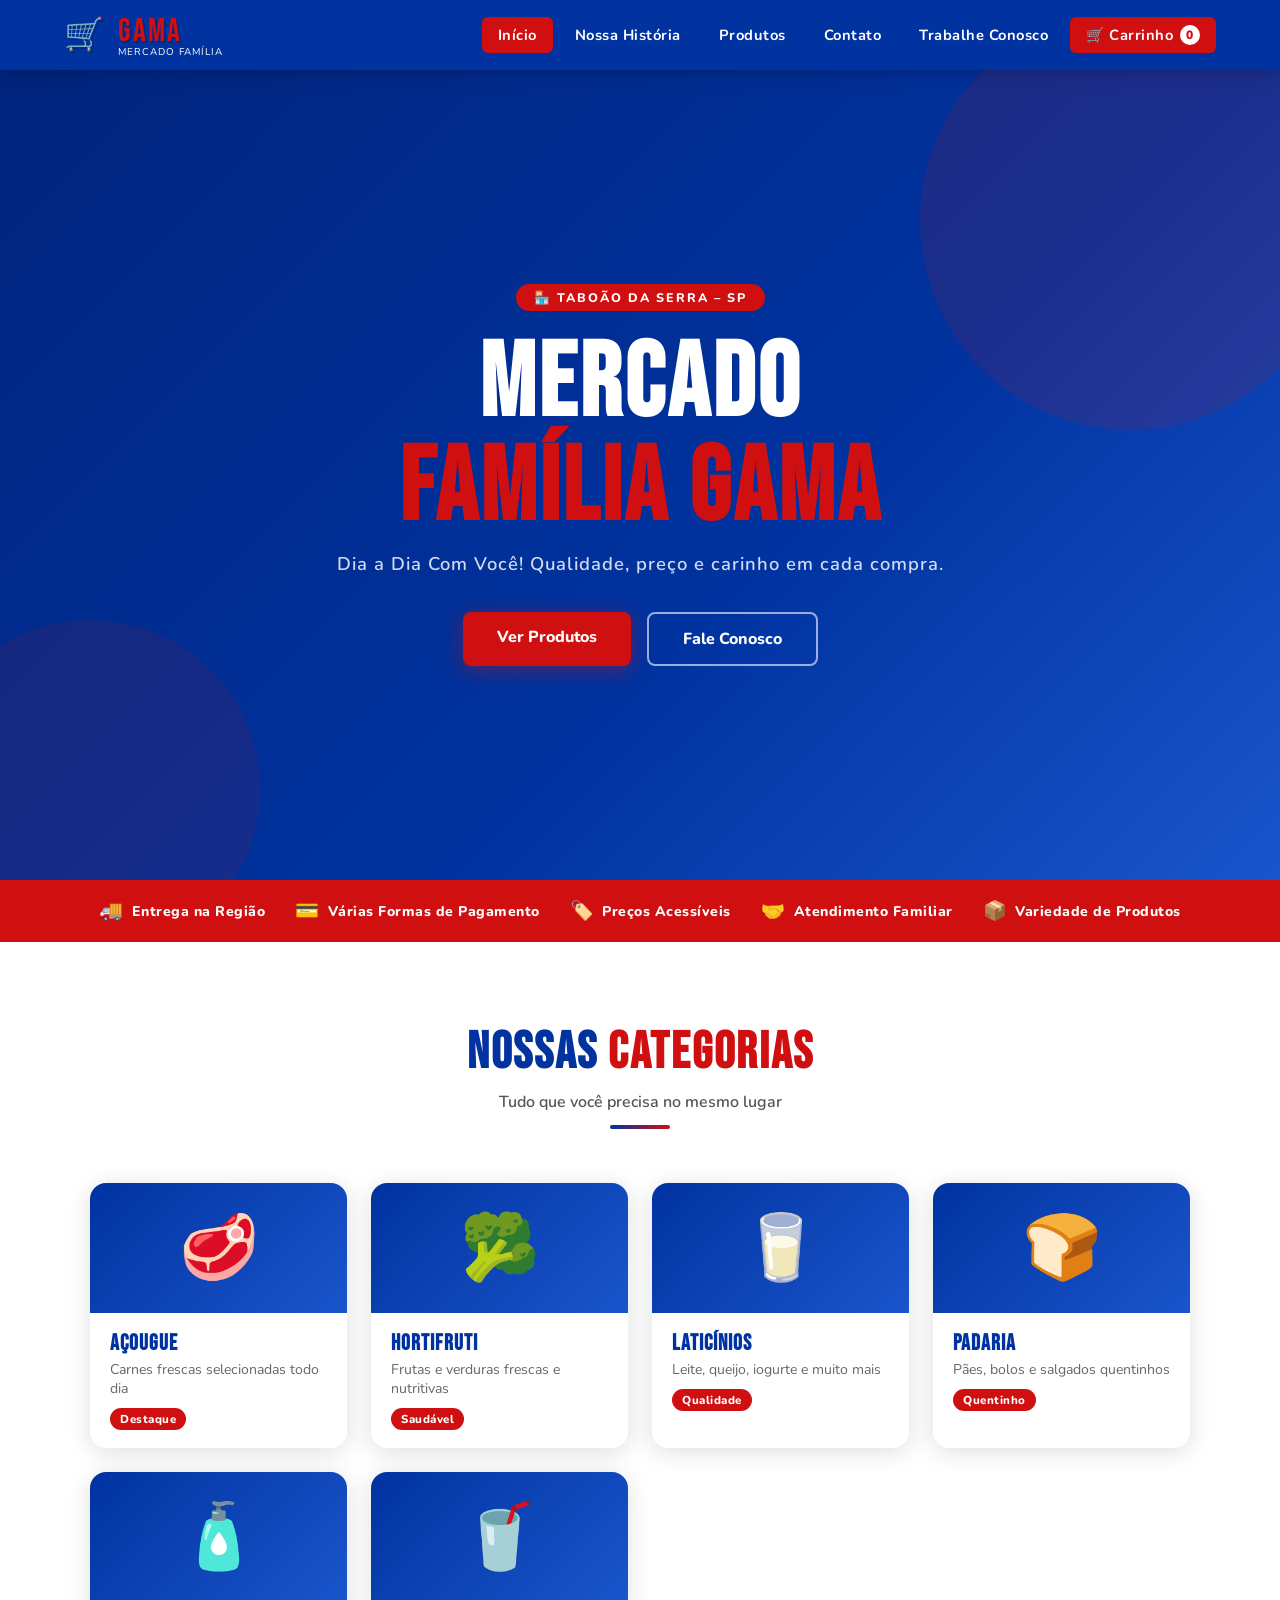
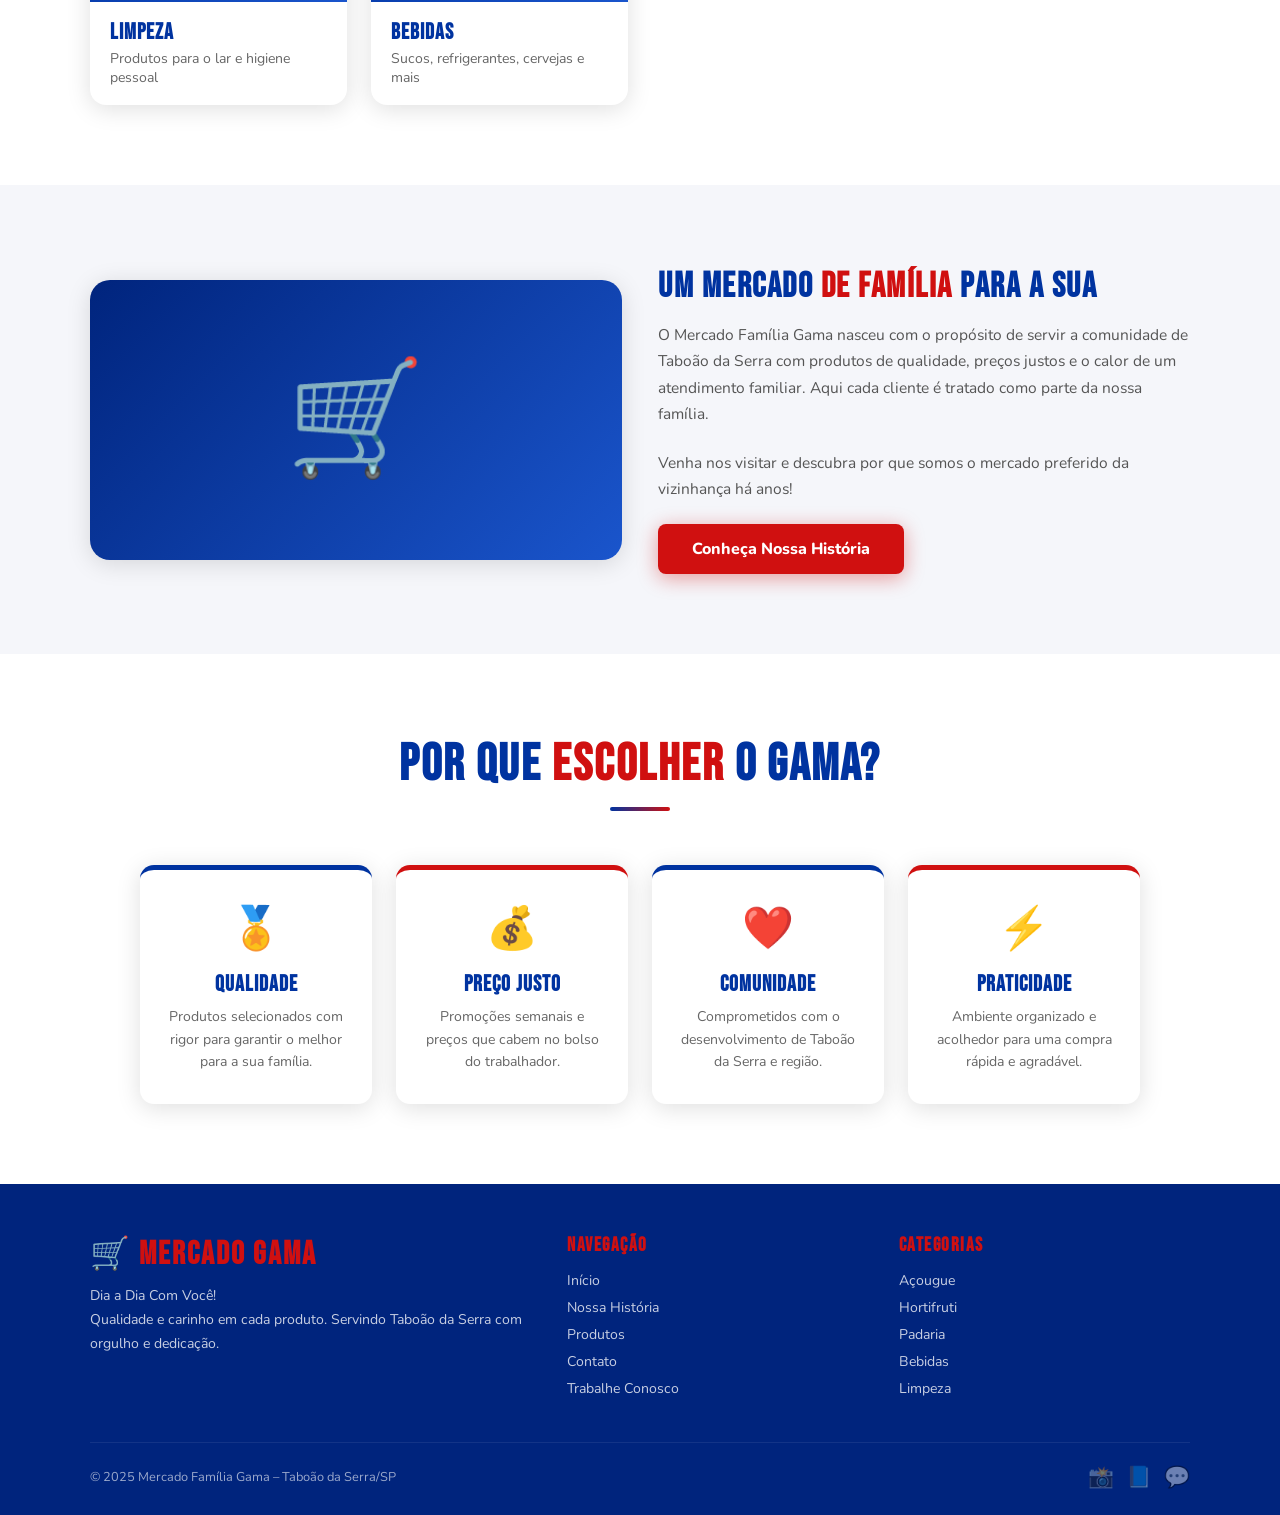
<file: index.html>
<!DOCTYPE html>
<html lang="pt-BR">

<head>
  <meta charset="UTF-8" />
  <link rel="stylesheet" href="./css/style.css" />
  <meta name="viewport" content="width=device-width, initial-scale=1.0" />
  <title>Início – Mercado Família Gama</title>
</head>

<body>

  <header>
    <nav>
      <a class="logo-nav" href="index.html">
        <span class="cart-icon">🛒</span>
        <div>
          <span>GAMA</span>
          <small>Mercado Família</small>
        </div>
      </a>
      <ul class="nav-links" id="navLinks">
        <li><a href="index.html" class="active">Início</a></li>
        <li><a href="./pages/historia.html">Nossa História</a></li>
        <li><a href="./pages/produtos.html">Produtos</a></li>
        <li><a href="./pages/contato.html">Contato</a></li>
        <li><a href="./pages/trabalhe-conosco.html">Trabalhe Conosco</a></li>
        <li>
          <a class="btn-carrinho-nav" href="./pages/carrinho.html">
            🛒 Carrinho <span class="cart-count-badge" id="cartBadge">0</span>
          </a>
        </li>
      </ul>
      <div class="hamburger" id="hamburger" onclick="toggleMenu()">
        <span></span><span></span><span></span>
      </div>
    </nav>
  </header>

  <!-- HERO -->
  <section class="hero">
    <div class="hero-inner">
      <div class="hero-badge">🏪 Taboão da Serra – SP</div>
      <h1>MERCADO<br><span>FAMÍLIA GAMA</span></h1>
      <p class="hero-sub">Dia a Dia Com Você! Qualidade, preço e carinho em cada compra.</p>
      <div class="hero-btns">
        <a class="btn btn-primary" href="./pages/produtos.html">Ver Produtos</a>
        <a class="btn btn-outline" href="./pages/contato.html">Fale Conosco</a>
      </div>
    </div>
  </section>

  <div class="features">
    <div class="features-inner">
      <div class="feat-item"><span class="icon">🚚</span> Entrega na Região</div>
      <div class="feat-item"><span class="icon">💳</span> Várias Formas de Pagamento</div>
      <div class="feat-item"><span class="icon">🏷️</span> Preços Acessíveis</div>
      <div class="feat-item"><span class="icon">🤝</span> Atendimento Familiar</div>
      <div class="feat-item"><span class="icon">📦</span> Variedade de Produtos</div>
    </div>
  </div>

  <section class="section">
    <div class="section-title">
      <h2>NOSSAS <span>CATEGORIAS</span></h2>
      <p>Tudo que você precisa no mesmo lugar</p>
      <div class="divider"></div>
    </div>
    <div class="cards-grid">
      <a class="card" href="./pages/produtos.html" style="text-decoration:none;">
        <div class="card-thumb">🥩</div>
        <div class="card-body">
          <h3>Açougue</h3>
          <p>Carnes frescas selecionadas todo dia</p>
          <span class="card-tag">Destaque</span>
        </div>
      </a>
      <a class="card" href="./pages/produtos.html" style="text-decoration:none;">
        <div class="card-thumb">🥦</div>
        <div class="card-body">
          <h3>Hortifruti</h3>
          <p>Frutas e verduras frescas e nutritivas</p>
          <span class="card-tag">Saudável</span>
        </div>
      </a>
      <a class="card" href="./pages/produtos.html" style="text-decoration:none;">
        <div class="card-thumb">🥛</div>
        <div class="card-body">
          <h3>Laticínios</h3>
          <p>Leite, queijo, iogurte e muito mais</p>
          <span class="card-tag">Qualidade</span>
        </div>
      </a>
      <a class="card" href="./pages/produtos.html" style="text-decoration:none;">
        <div class="card-thumb">🍞</div>
        <div class="card-body">
          <h3>Padaria</h3>
          <p>Pães, bolos e salgados quentinhos</p>
          <span class="card-tag">Quentinho</span>
        </div>
      </a>
      <a class="card" href="./pages/produtos.html" style="text-decoration:none;">
        <div class="card-thumb">🧴</div>
        <div class="card-body">
          <h3>Limpeza</h3>
          <p>Produtos para o lar e higiene pessoal</p>
        </div>
      </a>
      <a class="card" href="./pages/produtos.html" style="text-decoration:none;">
        <div class="card-thumb">🥤</div>
        <div class="card-body">
          <h3>Bebidas</h3>
          <p>Sucos, refrigerantes, cervejas e mais</p>
        </div>
      </a>
    </div>
  </section>

  <section class="section section-alt">
    <div class="highlight-row">
      <div>
        <div class="highlight-visual">🛒</div>
      </div>
      <div class="highlight-text">
        <h3>UM MERCADO <span>DE FAMÍLIA</span> PARA A SUA</h3>
        <p>O Mercado Família Gama nasceu com o propósito de servir a comunidade de Taboão da Serra com produtos de
          qualidade, preços justos e o calor de um atendimento familiar. Aqui cada cliente é tratado como parte da nossa
          família.</p>
        <p>Venha nos visitar e descubra por que somos o mercado preferido da vizinhança há anos!</p>
        <a class="btn btn-primary" href="./pages/historia.html">Conheça Nossa História</a>
      </div>
    </div>
  </section>

  <section class="section">
    <div class="section-title">
      <h2>POR QUE <span>ESCOLHER</span> O GAMA?</h2>
      <div class="divider"></div>
    </div>
    <div class="valores-grid">
      <div class="valor-card">
        <div class="valor-icon">🏅</div>
        <h3>Qualidade</h3>
        <p>Produtos selecionados com rigor para garantir o melhor para a sua família.</p>
      </div>
      <div class="valor-card">
        <div class="valor-icon">💰</div>
        <h3>Preço Justo</h3>
        <p>Promoções semanais e preços que cabem no bolso do trabalhador.</p>
      </div>
      <div class="valor-card">
        <div class="valor-icon">❤️</div>
        <h3>Comunidade</h3>
        <p>Comprometidos com o desenvolvimento de Taboão da Serra e região.</p>
      </div>
      <div class="valor-card">
        <div class="valor-icon">⚡</div>
        <h3>Praticidade</h3>
        <p>Ambiente organizado e acolhedor para uma compra rápida e agradável.</p>
      </div>
    </div>
  </section>

  <footer>
    <div class="footer-inner">
      <div class="footer-brand">
        <h3>🛒 MERCADO GAMA</h3>
        <p>Dia a Dia Com Você!<br>Qualidade e carinho em cada produto. Servindo Taboão da Serra com orgulho e dedicação.
        </p>
      </div>
      <div class="footer-col">
        <h4>Navegação</h4>
        <ul>
          <li><a href="index.html">Início</a></li>
          <li><a href="./pages/historia.html">Nossa História</a></li>
          <li><a href="./pages/produtos.html">Produtos</a></li>
          <li><a href="./pages/contato.html">Contato</a></li>
          <li><a href="./pages/trabalhe-conosco.html">Trabalhe Conosco</a></li>
        </ul>
      </div>
      <div class="footer-col">
        <h4>Categorias</h4>
        <ul>
          <li><a href="./pages/produtos.html">Açougue</a></li>
          <li><a href="./pages/produtos.html">Hortifruti</a></li>
          <li><a href="./pages/produtos.html">Padaria</a></li>
          <li><a href="./pages/produtos.html">Bebidas</a></li>
          <li><a href="./pages/produtos.html">Limpeza</a></li>
        </ul>
      </div>
    </div>
    <div class="footer-bottom">
      <span>© 2025 Mercado Família Gama – Taboão da Serra/SP</span>
      <div class="social-links">
        <a href="#" title="Instagram">📸</a>
        <a href="#" title="Facebook">📘</a>
        <a href="#" title="WhatsApp">💬</a>
      </div>
    </div>
  </footer>

  <script src="./js/script.js"></script>

</body>

</html>
</file>
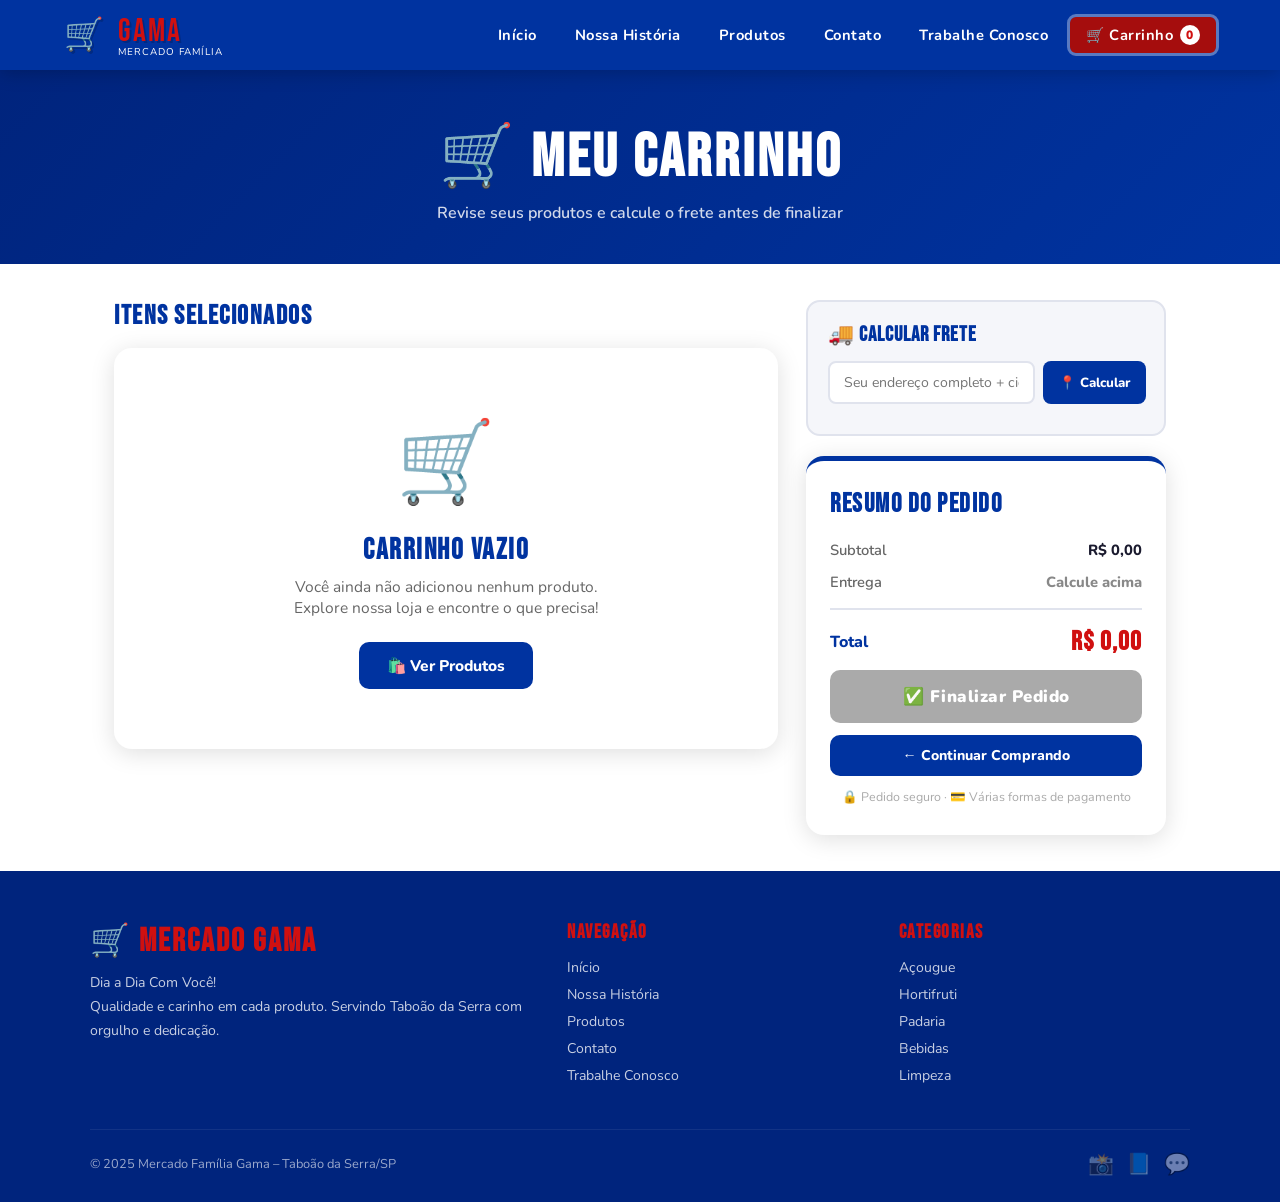
<file: carrinho.html>
<!DOCTYPE html>
<html lang="pt-BR">
<head>
  <meta charset="UTF-8" />
  <meta name="viewport" content="width=device-width, initial-scale=1.0"/>
  <title>Carrinho – Mercado Família Gama</title>
  <link rel="stylesheet" href="style.css"/>
</head>
<body>

<header>
  <nav>
    <a class="logo-nav" href="index.html">
      <span class="cart-icon">🛒</span>
      <div><span>GAMA</span><small>Mercado Família</small></div>
    </a>
    <ul class="nav-links" id="navLinks">
      <li><a href="index.html">Início</a></li>
      <li><a href="historia.html">Nossa História</a></li>
      <li><a href="produtos.html">Produtos</a></li>
      <li><a href="contato.html">Contato</a></li>
      <li><a href="trabalhe-conosco.html">Trabalhe Conosco</a></li>
      <li><a class="btn-carrinho-nav ativo" href="carrinho.html">🛒 Carrinho <span class="cart-count-badge" id="cartBadge">0</span></a></li>
    </ul>
    <div class="hamburger" id="hamburger" onclick="toggleMenu()"><span></span><span></span><span></span></div>
  </nav>
</header>

<section class="carrinho-hero">
  <h1>🛒 MEU CARRINHO</h1>
  <p>Revise seus produtos e calcule o frete antes de finalizar</p>
</section>

<div class="carrinho-layout">

  <div class="carrinho-lista">
    <h2>ITENS SELECIONADOS</h2>
    <div id="listaItens"></div>
    <div class="carrinho-acoes" id="carrinhoAcoes" style="display:none;">
      <button class="btn-limpar" onclick="limparCarrinho()">🗑️ Limpar Carrinho</button>
      <a class="btn-continuar" href="produtos.html">← Continuar Comprando</a>
    </div>
  </div>

  <div>
    <!-- CALCULADORA DE FRETE -->
    <div class="frete-card">
      <h3>🚚 Calcular Frete</h3>
      <div class="frete-input-row">
        <input type="text" id="freteEndereco" placeholder="Seu endereço completo + cidade..." onkeydown="if(event.key==='Enter') calcularFrete()"/>
        <button class="btn-calcular-frete" id="btnCalcular" onclick="calcularFrete()">📍 Calcular</button>
      </div>
      <div id="freteResultado" class="frete-resultado"></div>
</div>

    <!-- RESUMO -->
    <div class="resumo-card">
      <h2>RESUMO DO PEDIDO</h2>
      <div class="resumo-linha"><span class="label">Subtotal</span><span class="valor" id="resumoSubtotal">R$ 0,00</span></div>
      <div class="resumo-linha"><span class="label">Entrega</span><span class="valor" id="resumoFrete" style="color:#888;">Calcule acima</span></div>
      <hr class="resumo-divider">
      <div class="resumo-linha destaque"><span class="label">Total</span><span class="valor" id="resumoTotal">R$ 0,00</span></div>
      <button class="btn-finalizar" id="btnFinalizar" onclick="finalizarPedido()" disabled>✅ Finalizar Pedido</button>
      <a class="btn-continuar" href="produtos.html" style="width:100%;justify-content:center;padding:11px 22px;border-radius:10px;text-align:center;display:flex;">← Continuar Comprando</a>
      <p class="resumo-info">🔒 Pedido seguro · 💳 Várias formas de pagamento</p>
    </div>
  </div>
</div>

<div id="modalSucesso">
  <div class="modal-box">
    <div class="modal-icon">🎉</div>
    <h3>PEDIDO RECEBIDO!</h3>
    <p>Obrigado pela sua compra no <strong>Mercado Família Gama</strong>!<br>Em breve entraremos em contato para confirmar e agendar a entrega.</p>
    <a class="modal-btn" href="index.html">Voltar ao Início</a>
  </div>
</div>

<footer>
  <div class="footer-inner">
    <div class="footer-brand">
      <h3>🛒 MERCADO GAMA</h3>
      <p>Dia a Dia Com Você!<br>Qualidade e carinho em cada produto. Servindo Taboão da Serra com orgulho e dedicação.</p>
    </div>
    <div class="footer-col">
      <h4>Navegação</h4>
      <ul>
        <li><a href="index.html">Início</a></li>
        <li><a href="historia.html">Nossa História</a></li>
        <li><a href="produtos.html">Produtos</a></li>
        <li><a href="contato.html">Contato</a></li>
        <li><a href="trabalhe-conosco.html">Trabalhe Conosco</a></li>
      </ul>
    </div>
    <div class="footer-col">
      <h4>Categorias</h4>
      <ul>
        <li><a href="produtos.html">Açougue</a></li>
        <li><a href="produtos.html">Hortifruti</a></li>
        <li><a href="produtos.html">Padaria</a></li>
        <li><a href="produtos.html">Bebidas</a></li>
        <li><a href="produtos.html">Limpeza</a></li>
      </ul>
    </div>
  </div>
  <div class="footer-bottom">
    <span>© 2025 Mercado Família Gama – Taboão da Serra/SP</span>
    <div class="social-links">
      <a href="#" title="Instagram">📸</a>
      <a href="#" title="Facebook">📘</a>
      <a href="#" title="WhatsApp">💬</a>
    </div>
  </div>
</footer>

<script src="script.js"></script>
</body>
</html>
</file>
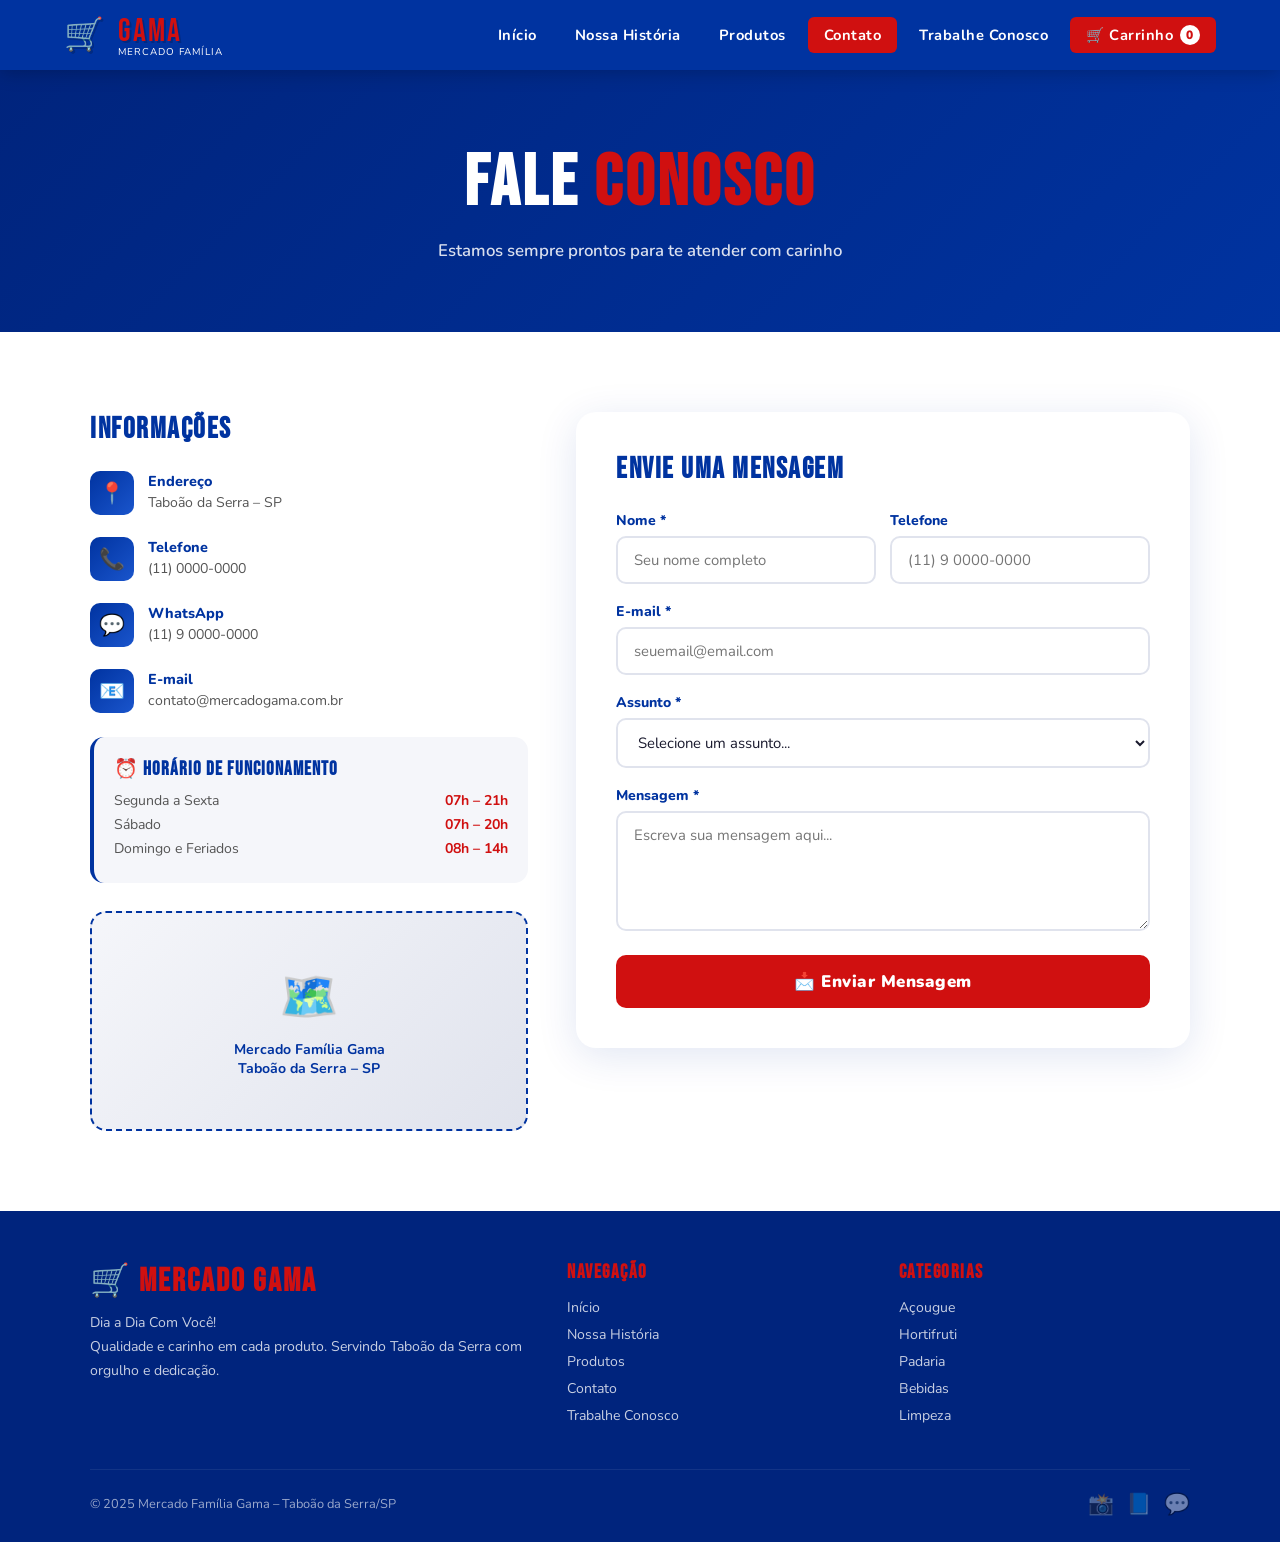
<file: contato.html>
<!DOCTYPE html>
<html lang="pt-BR">
<head>
  <meta charset="UTF-8" />
  <link rel="stylesheet" href="style.css"/>
  <meta name="viewport" content="width=device-width, initial-scale=1.0"/>
  <title>Contato – Mercado Família Gama</title>
</head>
<body>

<!-- HEADER -->
<header>
  <nav>
    <a class="logo-nav" href="index.html">
      <span class="cart-icon">🛒</span>
      <div>
        <span>GAMA</span>
        <small>Mercado Família</small>
      </div>
    </a>
    <ul class="nav-links" id="navLinks">
      <li><a href="index.html">Início</a></li>
      <li><a href="historia.html">Nossa História</a></li>
      <li><a href="produtos.html">Produtos</a></li>
      <li><a href="contato.html" class="active">Contato</a></li>
      <li><a href="trabalhe-conosco.html">Trabalhe Conosco</a></li>
      <li>
        <a class="btn-carrinho-nav" href="carrinho.html">
          🛒 Carrinho <span class="cart-count-badge" id="cartBadge">0</span>
        </a>
      </li>
    </ul>
    <div class="hamburger" id="hamburger" onclick="toggleMenu()">
      <span></span><span></span><span></span>
    </div>
  </nav>
</header>

<!-- HERO -->
<section class="contato-hero">
  <h1>FALE <span>CONOSCO</span></h1>
  <p>Estamos sempre prontos para te atender com carinho</p>
</section>

<!-- CONTEÚDO -->
<section class="section">
  <div class="contato-layout">

    <!-- INFO -->
    <div class="contato-info">
      <h3>INFORMAÇÕES</h3>
      <div class="info-item">
        <div class="info-icon">📍</div>
        <div class="info-text">
          <strong>Endereço</strong>
          <span>Taboão da Serra – SP</span>
        </div>
      </div>
      <div class="info-item">
        <div class="info-icon">📞</div>
        <div class="info-text">
          <strong>Telefone</strong>
          <span>(11) 0000-0000</span>
        </div>
      </div>
      <div class="info-item">
        <div class="info-icon">💬</div>
        <div class="info-text">
          <strong>WhatsApp</strong>
          <span>(11) 9 0000-0000</span>
        </div>
      </div>
      <div class="info-item">
        <div class="info-icon">📧</div>
        <div class="info-text">
          <strong>E-mail</strong>
          <span>contato@mercadogama.com.br</span>
        </div>
      </div>

      <div class="horarios">
        <h4>⏰ Horário de Funcionamento</h4>
        <p>Segunda a Sexta <span>07h – 21h</span></p>
        <p>Sábado <span>07h – 20h</span></p>
        <p>Domingo e Feriados <span>08h – 14h</span></p>
      </div>

      <div class="mapa-placeholder">
        <div class="map-icon">🗺️</div>
        <p><strong>Mercado Família Gama</strong><br>Taboão da Serra – SP</p>
      </div>
    </div>

    <!-- FORMULÁRIO -->
    <div class="form-card">
      <h3>ENVIE UMA MENSAGEM</h3>
      <div class="form-row">
        <div class="form-group">
          <label>Nome *</label>
          <input type="text" id="nome" placeholder="Seu nome completo"/>
        </div>
        <div class="form-group">
          <label>Telefone</label>
          <input type="tel" id="telefone" placeholder="(11) 9 0000-0000"/>
        </div>
      </div>
      <div class="form-group">
        <label>E-mail *</label>
        <input type="email" id="email" placeholder="seuemail@email.com"/>
      </div>
      <div class="form-group">
        <label>Assunto *</label>
        <select id="assunto">
          <option value="">Selecione um assunto...</option>
          <option>Dúvida sobre produtos</option>
          <option>Informações de delivery</option>
          <option>Elogios</option>
          <option>Sugestões</option>
          <option>Reclamação</option>
          <option>Outros</option>
        </select>
      </div>
      <div class="form-group">
        <label>Mensagem *</label>
        <textarea id="mensagem" placeholder="Escreva sua mensagem aqui..."></textarea>
      </div>
      <button class="btn-submit" onclick="enviarFormulario()">📩 Enviar Mensagem</button>
      <div class="sucesso-msg" id="sucessoMsg">
        ✅ Mensagem enviada com sucesso! Retornaremos em breve.
      </div>
    </div>

  </div>
</section>

<!-- FOOTER -->
<footer>
  <div class="footer-inner">
    <div class="footer-brand">
      <h3>🛒 MERCADO GAMA</h3>
      <p>Dia a Dia Com Você!<br>Qualidade e carinho em cada produto. Servindo Taboão da Serra com orgulho e dedicação.</p>
    </div>
    <div class="footer-col">
      <h4>Navegação</h4>
      <ul>
        <li><a href="index.html">Início</a></li>
        <li><a href="historia.html">Nossa História</a></li>
        <li><a href="produtos.html">Produtos</a></li>
        <li><a href="contato.html">Contato</a></li>
        <li><a href="trabalhe-conosco.html">Trabalhe Conosco</a></li>
      </ul>
    </div>
    <div class="footer-col">
      <h4>Categorias</h4>
      <ul>
        <li><a href="produtos.html">Açougue</a></li>
        <li><a href="produtos.html">Hortifruti</a></li>
        <li><a href="produtos.html">Padaria</a></li>
        <li><a href="produtos.html">Bebidas</a></li>
        <li><a href="produtos.html">Limpeza</a></li>
      </ul>
    </div>
  </div>
  <div class="footer-bottom">
    <span>© 2025 Mercado Família Gama – Taboão da Serra/SP</span>
    <div class="social-links">
      <a href="#" title="Instagram">📸</a>
      <a href="#" title="Facebook">📘</a>
      <a href="#" title="WhatsApp">💬</a>
    </div>
  </div>
</footer>

<script src="script.js"></script>
</body>
</html>
</file>
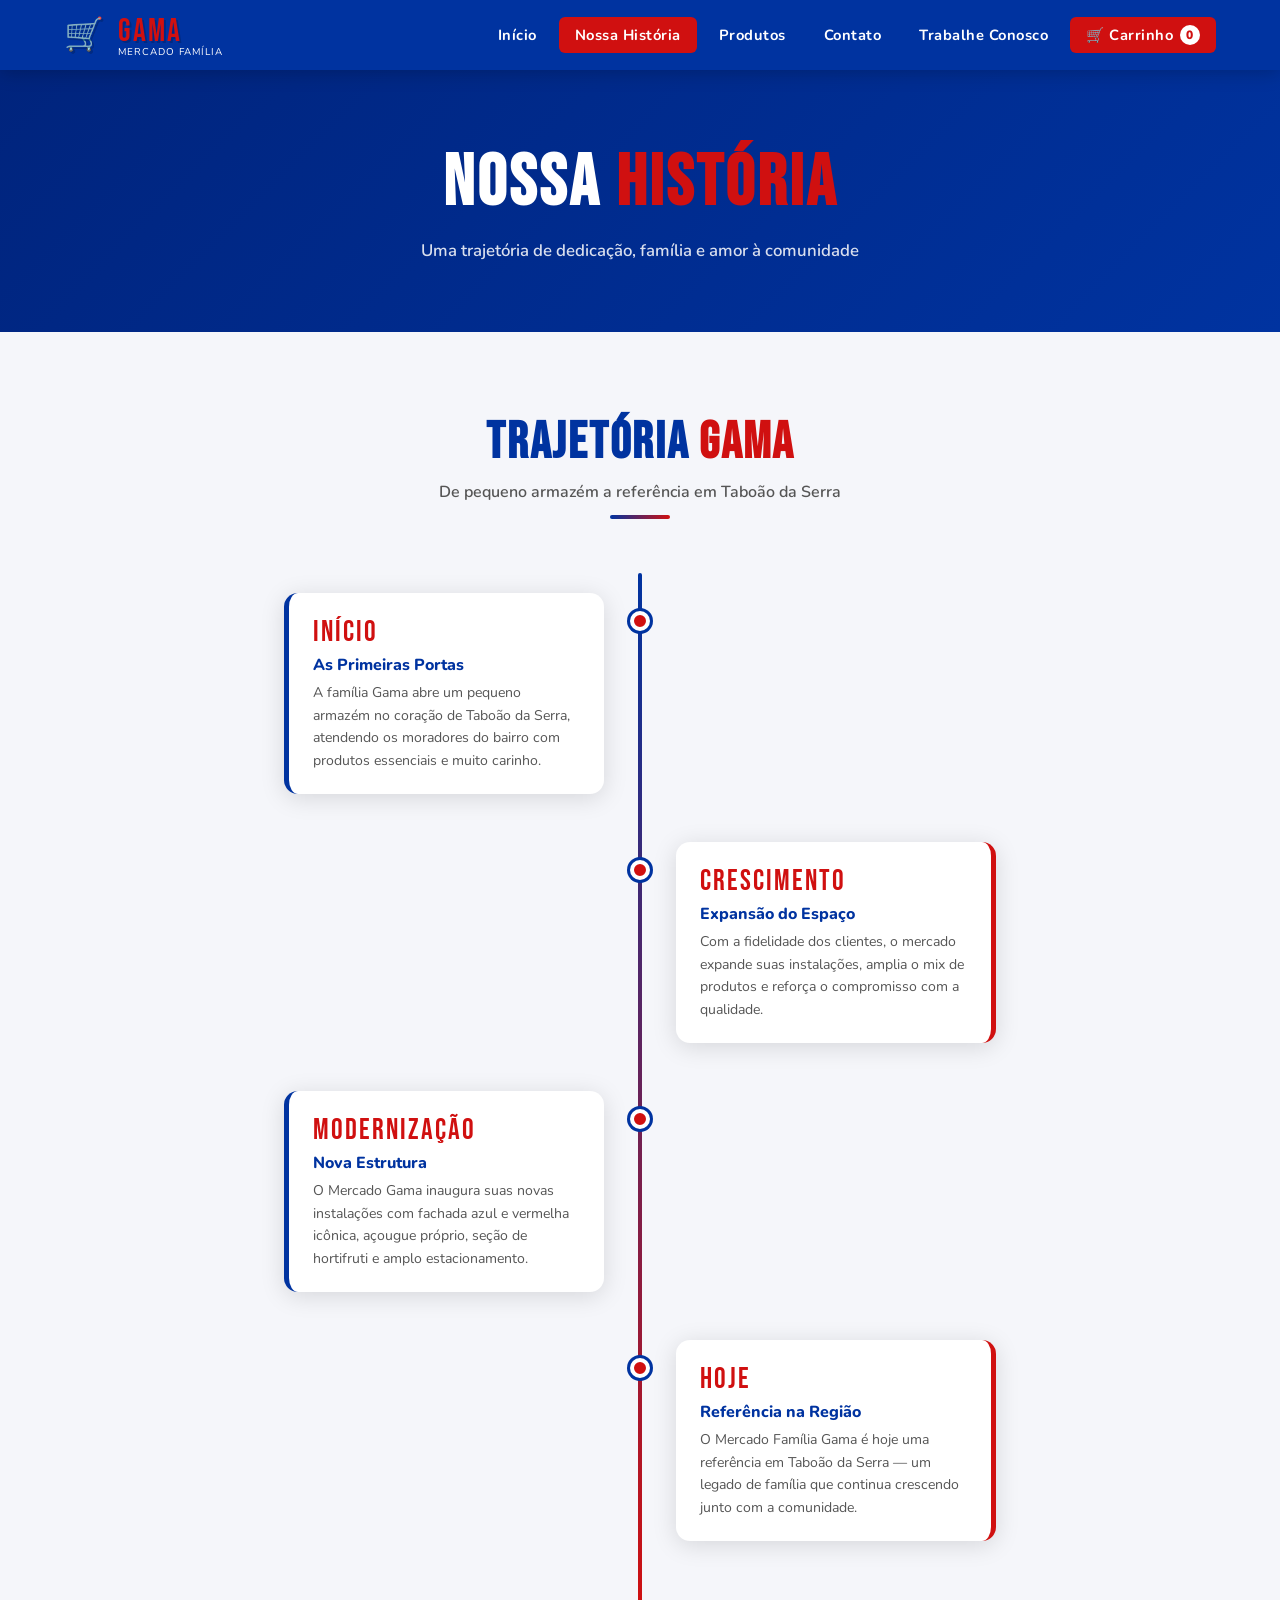
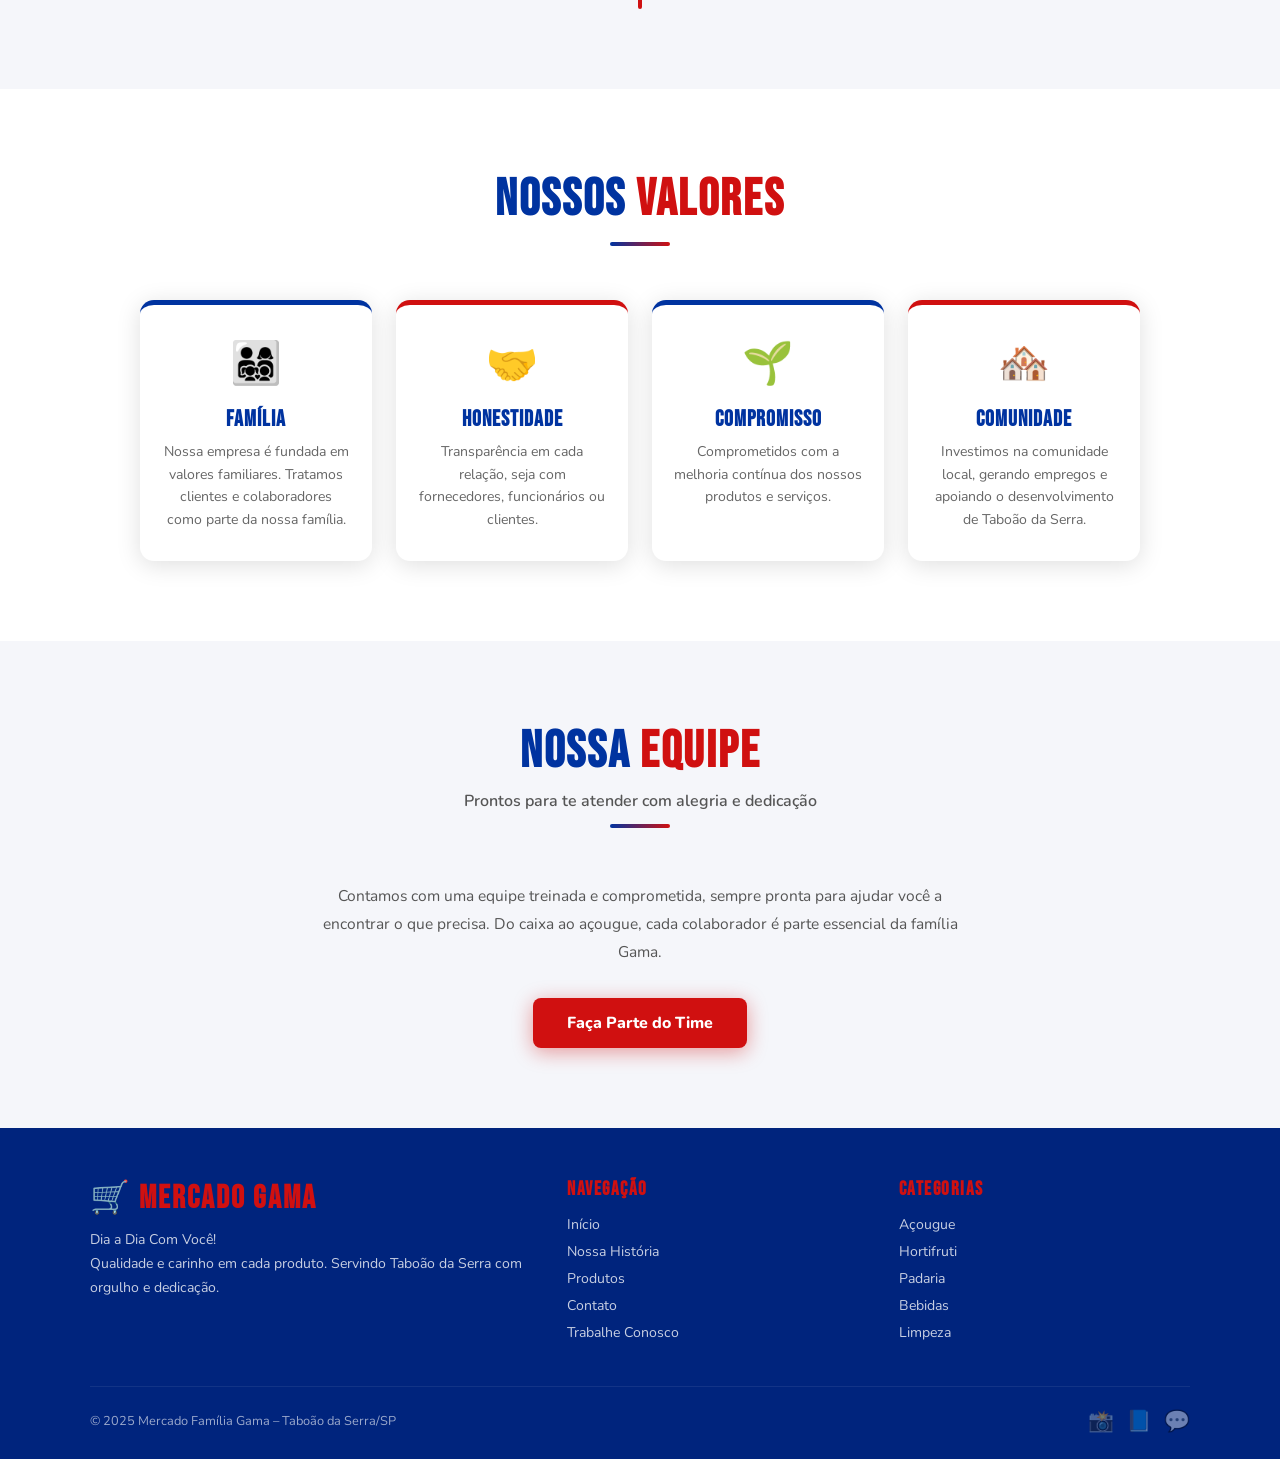
<file: historia.html>
<!DOCTYPE html>
<html lang="pt-BR">
<head>
  <meta charset="UTF-8" />
  <link rel="stylesheet" href="style.css"/>
  <meta name="viewport" content="width=device-width, initial-scale=1.0"/>
  <title>Nossa História – Mercado Família Gama</title>
</head>
<body>

<!-- HEADER -->
<header>
  <nav>
    <a class="logo-nav" href="index.html">
      <span class="cart-icon">🛒</span>
      <div>
        <span>GAMA</span>
        <small>Mercado Família</small>
      </div>
    </a>
    <ul class="nav-links" id="navLinks">
      <li><a href="index.html">Início</a></li>
      <li><a href="historia.html" class="active">Nossa História</a></li>
      <li><a href="produtos.html">Produtos</a></li>
      <li><a href="contato.html">Contato</a></li>
      <li><a href="trabalhe-conosco.html">Trabalhe Conosco</a></li>
      <li>
        <a class="btn-carrinho-nav" href="carrinho.html">
          🛒 Carrinho <span class="cart-count-badge" id="cartBadge">0</span>
        </a>
      </li>
    </ul>
    <div class="hamburger" id="hamburger" onclick="toggleMenu()">
      <span></span><span></span><span></span>
    </div>
  </nav>
</header>

<!-- HERO -->
<section class="historia-hero">
  <h1>NOSSA <span>HISTÓRIA</span></h1>
  <p>Uma trajetória de dedicação, família e amor à comunidade</p>
</section>

<!-- TIMELINE -->
<section class="section section-alt">
  <div class="section-title">
    <h2>TRAJETÓRIA <span>GAMA</span></h2>
    <p>De pequeno armazém a referência em Taboão da Serra</p>
    <div class="divider"></div>
  </div>
  <div class="timeline">
    <div class="tl-item">
      <div class="tl-dot"></div>
      <div class="tl-card">
        <div class="tl-year">INÍCIO</div>
        <h4>As Primeiras Portas</h4>
        <p>A família Gama abre um pequeno armazém no coração de Taboão da Serra, atendendo os moradores do bairro com produtos essenciais e muito carinho.</p>
      </div>
    </div>
    <div class="tl-item">
      <div class="tl-dot"></div>
      <div class="tl-card">
        <div class="tl-year">CRESCIMENTO</div>
        <h4>Expansão do Espaço</h4>
        <p>Com a fidelidade dos clientes, o mercado expande suas instalações, amplia o mix de produtos e reforça o compromisso com a qualidade.</p>
      </div>
    </div>
    <div class="tl-item">
      <div class="tl-dot"></div>
      <div class="tl-card">
        <div class="tl-year">MODERNIZAÇÃO</div>
        <h4>Nova Estrutura</h4>
        <p>O Mercado Gama inaugura suas novas instalações com fachada azul e vermelha icônica, açougue próprio, seção de hortifruti e amplo estacionamento.</p>
      </div>
    </div>
    <div class="tl-item">
      <div class="tl-dot"></div>
      <div class="tl-card">
        <div class="tl-year">HOJE</div>
        <h4>Referência na Região</h4>
        <p>O Mercado Família Gama é hoje uma referência em Taboão da Serra — um legado de família que continua crescendo junto com a comunidade.</p>
      </div>
    </div>
  </div>
</section>

<!-- VALORES -->
<section class="section">
  <div class="section-title">
    <h2>NOSSOS <span>VALORES</span></h2>
    <div class="divider"></div>
  </div>
  <div class="valores-grid">
    <div class="valor-card">
      <div class="valor-icon">👨‍👩‍👧‍👦</div>
      <h3>Família</h3>
      <p>Nossa empresa é fundada em valores familiares. Tratamos clientes e colaboradores como parte da nossa família.</p>
    </div>
    <div class="valor-card">
      <div class="valor-icon">🤝</div>
      <h3>Honestidade</h3>
      <p>Transparência em cada relação, seja com fornecedores, funcionários ou clientes.</p>
    </div>
    <div class="valor-card">
      <div class="valor-icon">🌱</div>
      <h3>Compromisso</h3>
      <p>Comprometidos com a melhoria contínua dos nossos produtos e serviços.</p>
    </div>
    <div class="valor-card">
      <div class="valor-icon">🏘️</div>
      <h3>Comunidade</h3>
      <p>Investimos na comunidade local, gerando empregos e apoiando o desenvolvimento de Taboão da Serra.</p>
    </div>
  </div>
</section>

<!-- EQUIPE -->
<section class="section section-alt" style="text-align:center;">
  <div class="section-title">
    <h2>NOSSA <span>EQUIPE</span></h2>
    <p>Prontos para te atender com alegria e dedicação</p>
    <div class="divider"></div>
  </div>
  <p style="max-width:640px;margin:0 auto 32px;color:#555;font-size:0.97rem;line-height:1.8;">
    Contamos com uma equipe treinada e comprometida, sempre pronta para ajudar você a encontrar o que precisa. Do caixa ao açougue, cada colaborador é parte essencial da família Gama.
  </p>
  <a class="btn btn-primary" href="trabalhe-conosco.html">Faça Parte do Time</a>
</section>

<!-- FOOTER -->
<footer>
  <div class="footer-inner">
    <div class="footer-brand">
      <h3>🛒 MERCADO GAMA</h3>
      <p>Dia a Dia Com Você!<br>Qualidade e carinho em cada produto. Servindo Taboão da Serra com orgulho e dedicação.</p>
    </div>
    <div class="footer-col">
      <h4>Navegação</h4>
      <ul>
        <li><a href="index.html">Início</a></li>
        <li><a href="historia.html">Nossa História</a></li>
        <li><a href="produtos.html">Produtos</a></li>
        <li><a href="contato.html">Contato</a></li>
        <li><a href="trabalhe-conosco.html">Trabalhe Conosco</a></li>
      </ul>
    </div>
    <div class="footer-col">
      <h4>Categorias</h4>
      <ul>
        <li><a href="produtos.html">Açougue</a></li>
        <li><a href="produtos.html">Hortifruti</a></li>
        <li><a href="produtos.html">Padaria</a></li>
        <li><a href="produtos.html">Bebidas</a></li>
        <li><a href="produtos.html">Limpeza</a></li>
      </ul>
    </div>
  </div>
  <div class="footer-bottom">
    <span>© 2025 Mercado Família Gama – Taboão da Serra/SP</span>
    <div class="social-links">
      <a href="#" title="Instagram">📸</a>
      <a href="#" title="Facebook">📘</a>
      <a href="#" title="WhatsApp">💬</a>
    </div>
  </div>
</footer>

<script src="script.js"></script>
</body>
</html>
</file>
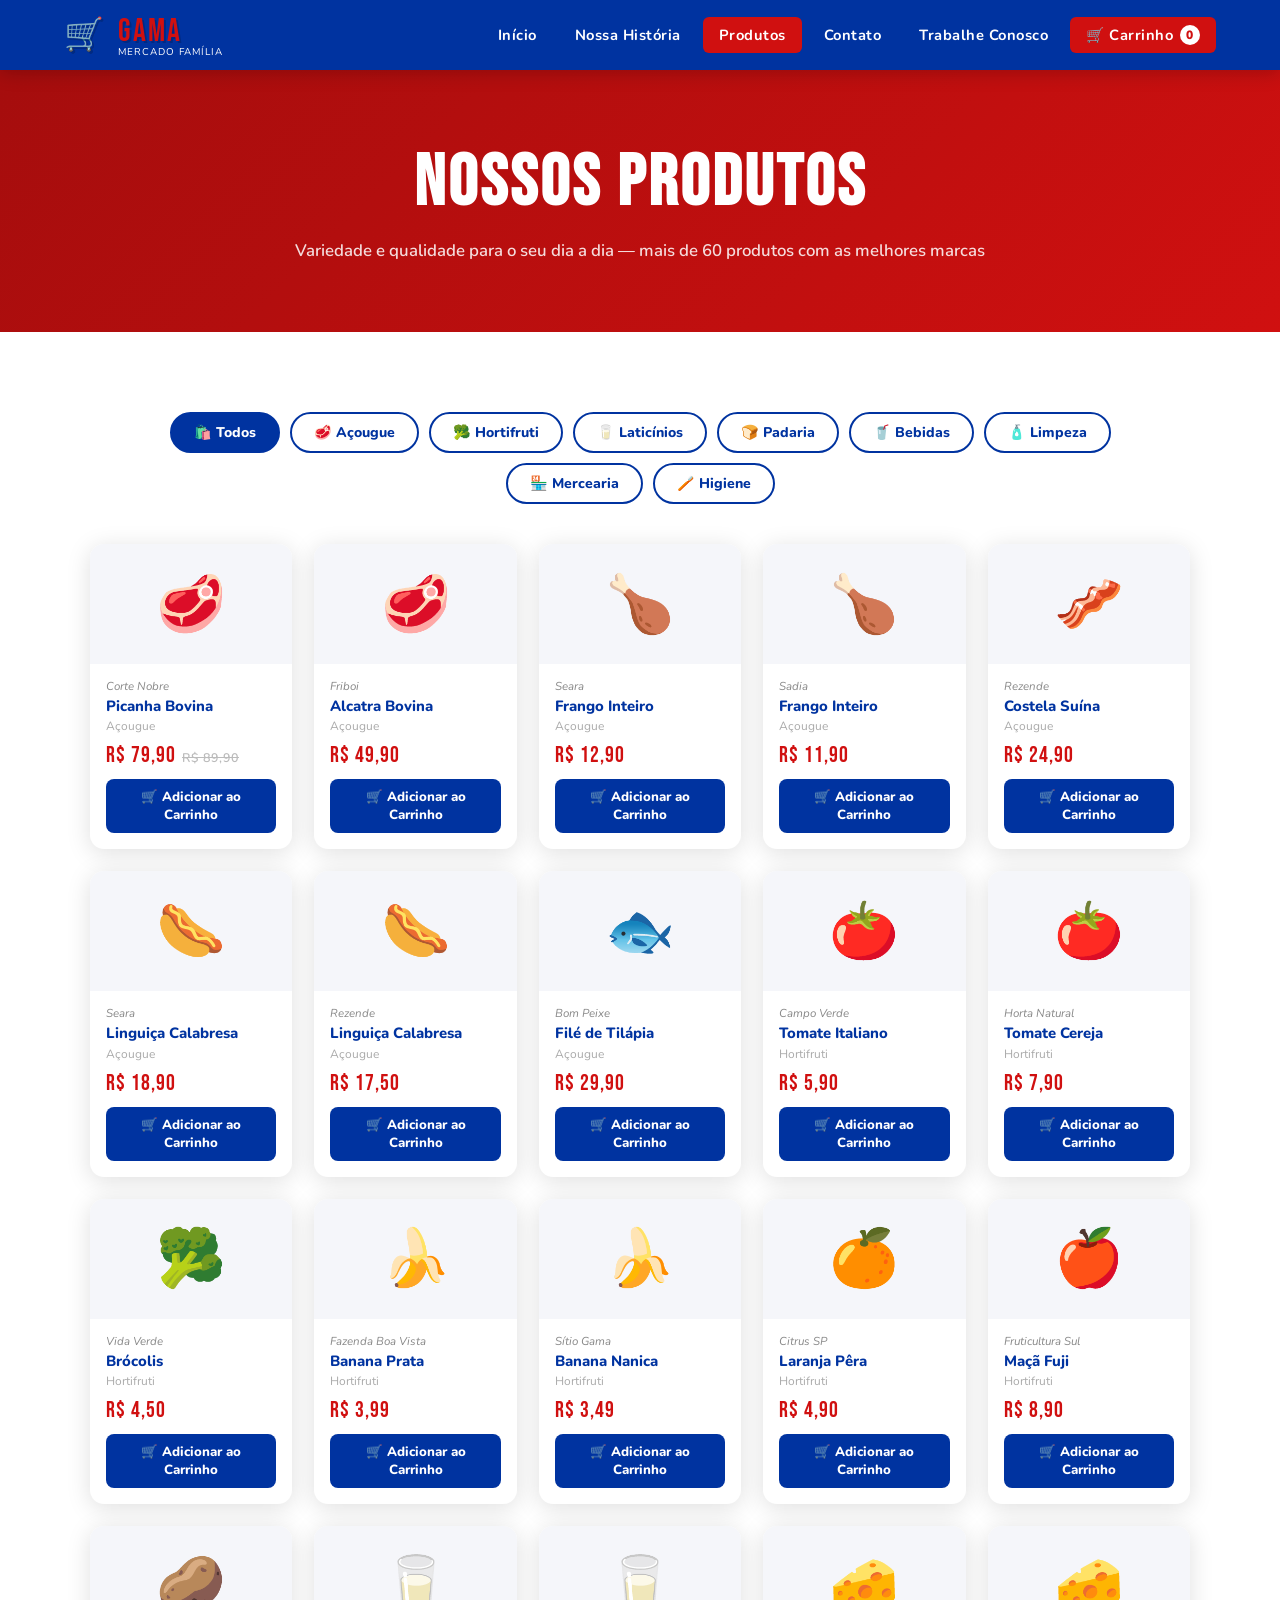
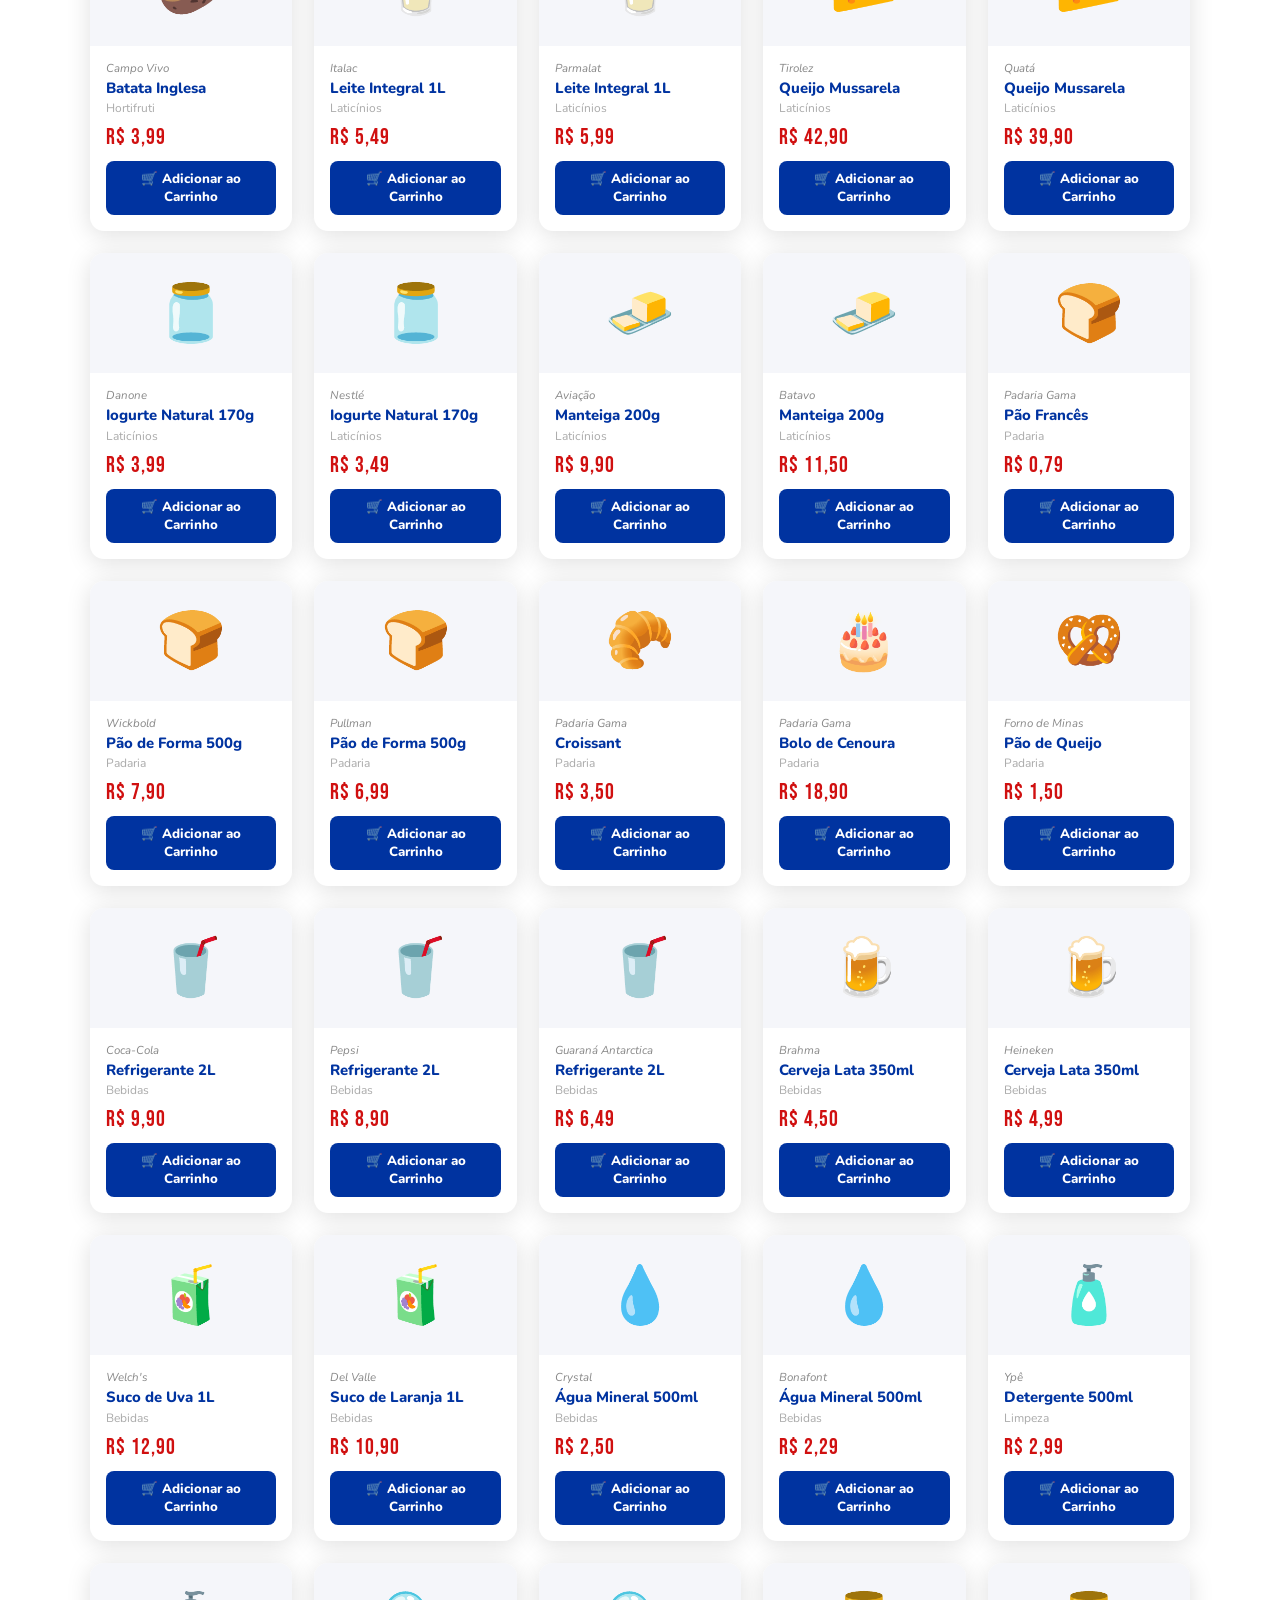
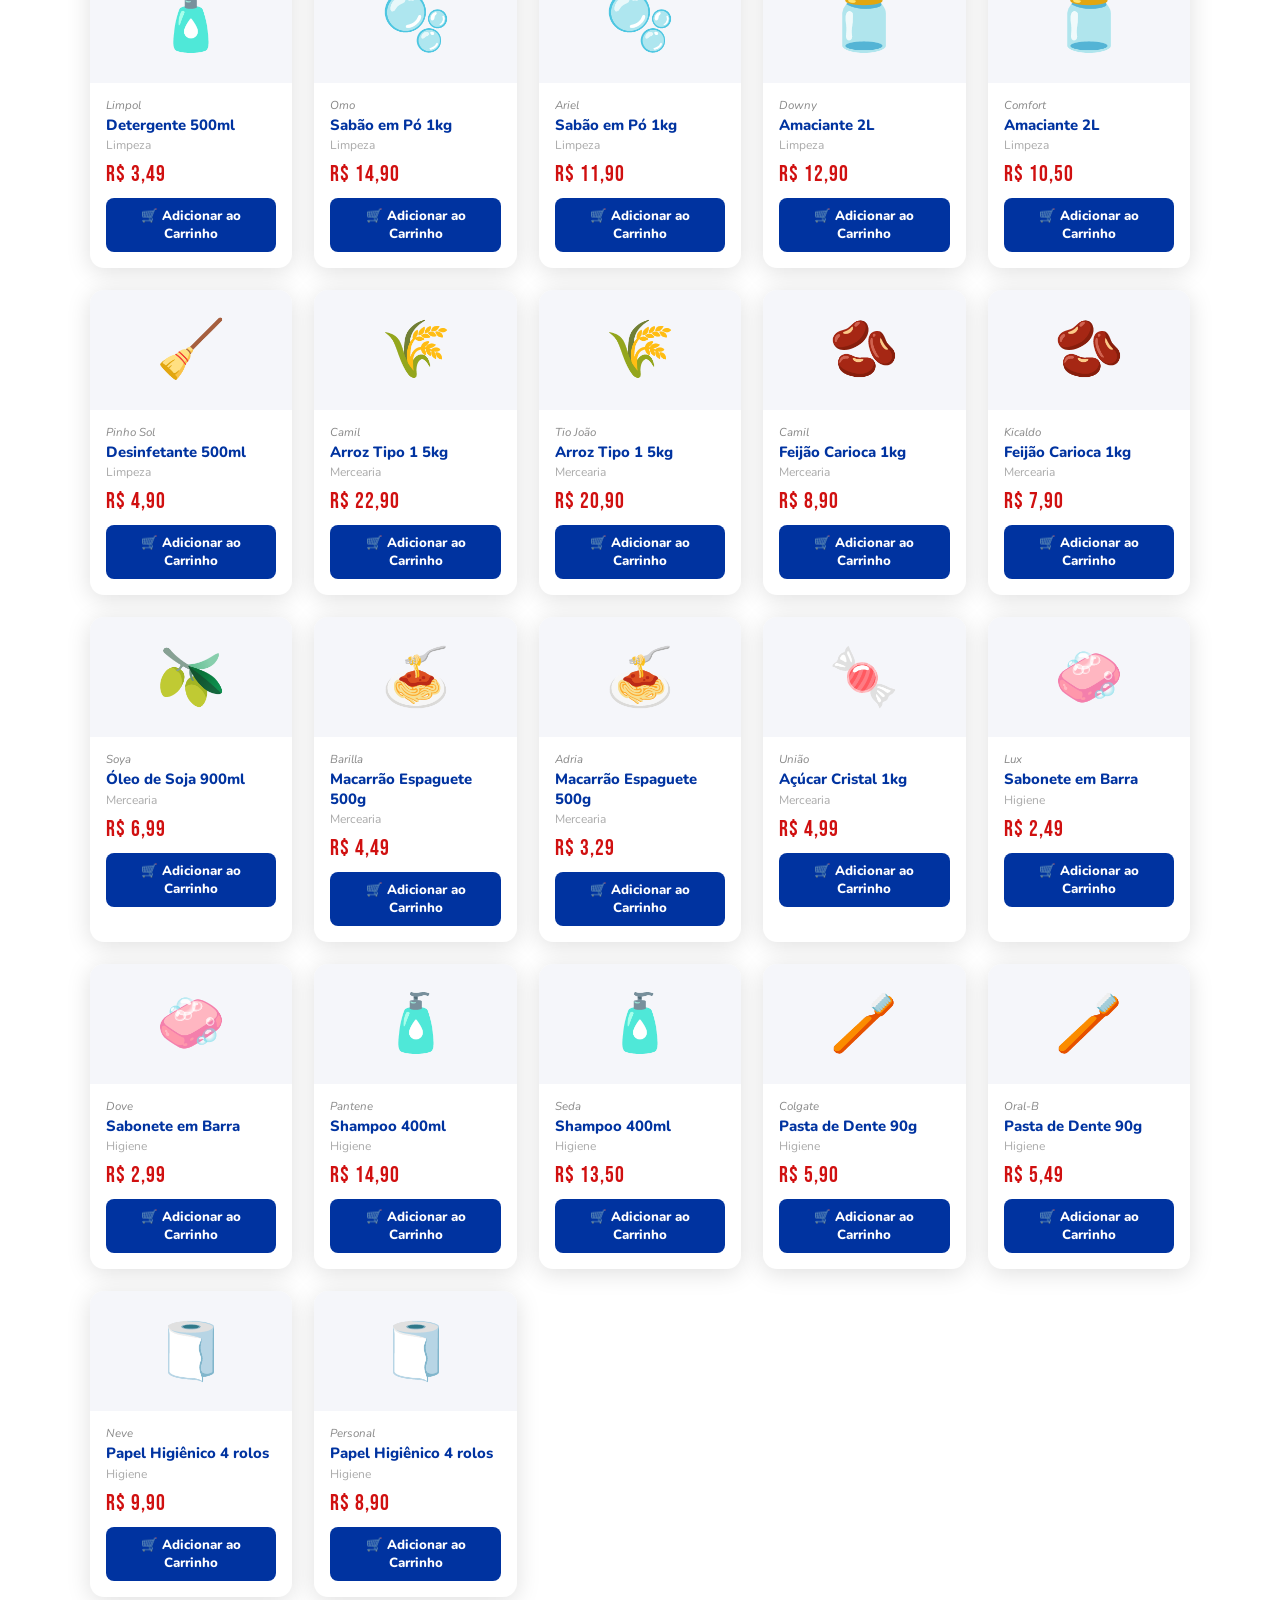
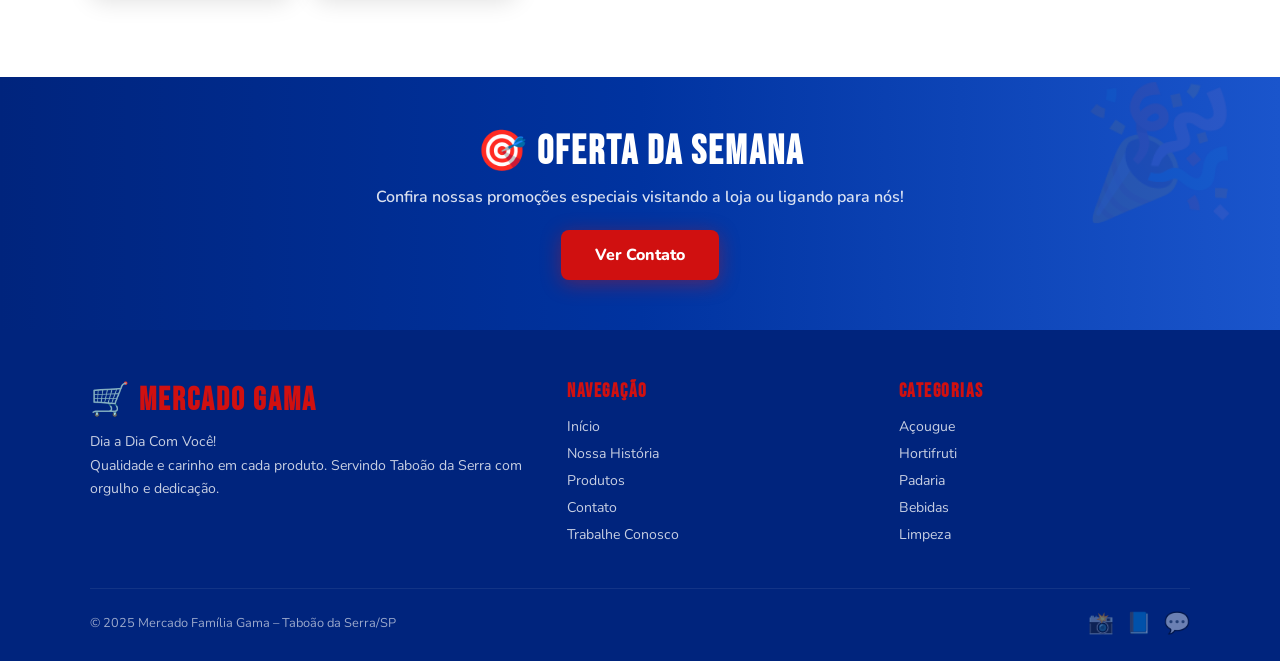
<file: produtos.html>
<!DOCTYPE html>
<html lang="pt-BR">
<head>
  <meta charset="UTF-8" />
  <link rel="stylesheet" href="style.css"/>
  <meta name="viewport" content="width=device-width, initial-scale=1.0"/>
  <title>Produtos – Mercado Família Gama</title>
</head>
<body>

<!-- HEADER -->
<header>
  <nav>
    <a class="logo-nav" href="index.html">
      <span class="cart-icon">🛒</span>
      <div>
        <span>GAMA</span>
        <small>Mercado Família</small>
      </div>
    </a>
    <ul class="nav-links" id="navLinks">
      <li><a href="index.html">Início</a></li>
      <li><a href="historia.html">Nossa História</a></li>
      <li><a href="produtos.html" class="active">Produtos</a></li>
      <li><a href="contato.html">Contato</a></li>
      <li><a href="trabalhe-conosco.html">Trabalhe Conosco</a></li>
      <li>
        <a class="btn-carrinho-nav" href="carrinho.html">
          🛒 Carrinho <span class="cart-count-badge" id="cartBadge">0</span>
        </a>
      </li>
    </ul>
    <div class="hamburger" id="hamburger" onclick="toggleMenu()">
      <span></span><span></span><span></span>
    </div>
  </nav>
</header>

<!-- HERO -->
<section class="produtos-hero">
  <h1>NOSSOS PRODUTOS</h1>
  <p>Variedade e qualidade para o seu dia a dia — mais de 60 produtos com as melhores marcas</p>
</section>

<!-- GRID DE PRODUTOS -->
<section class="section">
  <div class="filter-bar" id="filterBar">
    <button class="filter-btn active" onclick="filterProd('todos', this)">🛍️ Todos</button>
    <button class="filter-btn" onclick="filterProd('acougue', this)">🥩 Açougue</button>
    <button class="filter-btn" onclick="filterProd('hortifruti', this)">🥦 Hortifruti</button>
    <button class="filter-btn" onclick="filterProd('laticinios', this)">🥛 Laticínios</button>
    <button class="filter-btn" onclick="filterProd('padaria', this)">🍞 Padaria</button>
    <button class="filter-btn" onclick="filterProd('bebidas', this)">🥤 Bebidas</button>
    <button class="filter-btn" onclick="filterProd('limpeza', this)">🧴 Limpeza</button>
    <button class="filter-btn" onclick="filterProd('mercearia', this)">🏪 Mercearia</button>
    <button class="filter-btn" onclick="filterProd('higiene', this)">🪥 Higiene</button>
  </div>

  <div class="produtos-grid" id="produtosGrid">

    <!-- ═══════════ AÇOUGUE ═══════════ -->
    <div class="produto-card" data-cat="acougue" data-id="p1" data-nome="Picanha Bovina" data-preco="79.90" data-unidade="/kg">
      <div class="produto-thumb">🥩</div>
      <div class="produto-info">
        <div class="produto-marca">Corte Nobre</div>
        <h4>Picanha Bovina</h4>
        <div class="cat">Açougue</div>
        <div class="produto-preco">R$ 79,90<span class="produto-preco-antigo">R$ 89,90</span></div>
        <button class="btn-add-carrinho" onclick="addCarrinho(this)">🛒 Adicionar ao Carrinho</button>
      </div>
    </div>

    <div class="produto-card" data-cat="acougue" data-id="p2" data-nome="Alcatra Bovina" data-preco="49.90" data-unidade="/kg">
      <div class="produto-thumb">🥩</div>
      <div class="produto-info">
        <div class="produto-marca">Friboi</div>
        <h4>Alcatra Bovina</h4>
        <div class="cat">Açougue</div>
        <div class="produto-preco">R$ 49,90</div>
        <button class="btn-add-carrinho" onclick="addCarrinho(this)">🛒 Adicionar ao Carrinho</button>
      </div>
    </div>

    <div class="produto-card" data-cat="acougue" data-id="p3" data-nome="Frango Inteiro" data-preco="12.90" data-unidade="/kg">
      <div class="produto-thumb">🍗</div>
      <div class="produto-info">
        <div class="produto-marca">Seara</div>
        <h4>Frango Inteiro</h4>
        <div class="cat">Açougue</div>
        <div class="produto-preco">R$ 12,90</div>
        <button class="btn-add-carrinho" onclick="addCarrinho(this)">🛒 Adicionar ao Carrinho</button>
      </div>
    </div>

    <div class="produto-card" data-cat="acougue" data-id="p4" data-nome="Frango Inteiro" data-preco="11.90" data-unidade="/kg">
      <div class="produto-thumb">🍗</div>
      <div class="produto-info">
        <div class="produto-marca">Sadia</div>
        <h4>Frango Inteiro</h4>
        <div class="cat">Açougue</div>
        <div class="produto-preco">R$ 11,90</div>
        <button class="btn-add-carrinho" onclick="addCarrinho(this)">🛒 Adicionar ao Carrinho</button>
      </div>
    </div>

    <div class="produto-card" data-cat="acougue" data-id="p5" data-nome="Costela Suína" data-preco="24.90" data-unidade="/kg">
      <div class="produto-thumb">🥓</div>
      <div class="produto-info">
        <div class="produto-marca">Rezende</div>
        <h4>Costela Suína</h4>
        <div class="cat">Açougue</div>
        <div class="produto-preco">R$ 24,90</div>
        <button class="btn-add-carrinho" onclick="addCarrinho(this)">🛒 Adicionar ao Carrinho</button>
      </div>
    </div>

    <div class="produto-card" data-cat="acougue" data-id="p6" data-nome="Linguiça Calabresa" data-preco="18.90" data-unidade="/kg">
      <div class="produto-thumb">🌭</div>
      <div class="produto-info">
        <div class="produto-marca">Seara</div>
        <h4>Linguiça Calabresa</h4>
        <div class="cat">Açougue</div>
        <div class="produto-preco">R$ 18,90</div>
        <button class="btn-add-carrinho" onclick="addCarrinho(this)">🛒 Adicionar ao Carrinho</button>
      </div>
    </div>

    <div class="produto-card" data-cat="acougue" data-id="p7" data-nome="Linguiça Calabresa" data-preco="17.50" data-unidade="/kg">
      <div class="produto-thumb">🌭</div>
      <div class="produto-info">
        <div class="produto-marca">Rezende</div>
        <h4>Linguiça Calabresa</h4>
        <div class="cat">Açougue</div>
        <div class="produto-preco">R$ 17,50</div>
        <button class="btn-add-carrinho" onclick="addCarrinho(this)">🛒 Adicionar ao Carrinho</button>
      </div>
    </div>

    <div class="produto-card" data-cat="acougue" data-id="p8" data-nome="Filé de Tilápia" data-preco="29.90" data-unidade="/kg">
      <div class="produto-thumb">🐟</div>
      <div class="produto-info">
        <div class="produto-marca">Bom Peixe</div>
        <h4>Filé de Tilápia</h4>
        <div class="cat">Açougue</div>
        <div class="produto-preco">R$ 29,90</div>
        <button class="btn-add-carrinho" onclick="addCarrinho(this)">🛒 Adicionar ao Carrinho</button>
      </div>
    </div>

    <!-- ═══════════ HORTIFRUTI ═══════════ -->
    <div class="produto-card" data-cat="hortifruti" data-id="p9" data-nome="Tomate Italiano" data-preco="5.90" data-unidade="/kg">
      <div class="produto-thumb">🍅</div>
      <div class="produto-info">
        <div class="produto-marca">Campo Verde</div>
        <h4>Tomate Italiano</h4>
        <div class="cat">Hortifruti</div>
        <div class="produto-preco">R$ 5,90</div>
        <button class="btn-add-carrinho" onclick="addCarrinho(this)">🛒 Adicionar ao Carrinho</button>
      </div>
    </div>

    <div class="produto-card" data-cat="hortifruti" data-id="p10" data-nome="Tomate Cereja" data-preco="7.90" data-unidade="/bandeja">
      <div class="produto-thumb">🍅</div>
      <div class="produto-info">
        <div class="produto-marca">Horta Natural</div>
        <h4>Tomate Cereja</h4>
        <div class="cat">Hortifruti</div>
        <div class="produto-preco">R$ 7,90</div>
        <button class="btn-add-carrinho" onclick="addCarrinho(this)">🛒 Adicionar ao Carrinho</button>
      </div>
    </div>

    <div class="produto-card" data-cat="hortifruti" data-id="p11" data-nome="Brócolis" data-preco="4.50" data-unidade="/un">
      <div class="produto-thumb">🥦</div>
      <div class="produto-info">
        <div class="produto-marca">Vida Verde</div>
        <h4>Brócolis</h4>
        <div class="cat">Hortifruti</div>
        <div class="produto-preco">R$ 4,50</div>
        <button class="btn-add-carrinho" onclick="addCarrinho(this)">🛒 Adicionar ao Carrinho</button>
      </div>
    </div>

    <div class="produto-card" data-cat="hortifruti" data-id="p12" data-nome="Banana Prata" data-preco="3.99" data-unidade="/kg">
      <div class="produto-thumb">🍌</div>
      <div class="produto-info">
        <div class="produto-marca">Fazenda Boa Vista</div>
        <h4>Banana Prata</h4>
        <div class="cat">Hortifruti</div>
        <div class="produto-preco">R$ 3,99</div>
        <button class="btn-add-carrinho" onclick="addCarrinho(this)">🛒 Adicionar ao Carrinho</button>
      </div>
    </div>

    <div class="produto-card" data-cat="hortifruti" data-id="p13" data-nome="Banana Nanica" data-preco="3.49" data-unidade="/kg">
      <div class="produto-thumb">🍌</div>
      <div class="produto-info">
        <div class="produto-marca">Sítio Gama</div>
        <h4>Banana Nanica</h4>
        <div class="cat">Hortifruti</div>
        <div class="produto-preco">R$ 3,49</div>
        <button class="btn-add-carrinho" onclick="addCarrinho(this)">🛒 Adicionar ao Carrinho</button>
      </div>
    </div>

    <div class="produto-card" data-cat="hortifruti" data-id="p14" data-nome="Laranja Pêra" data-preco="4.90" data-unidade="/kg">
      <div class="produto-thumb">🍊</div>
      <div class="produto-info">
        <div class="produto-marca">Citrus SP</div>
        <h4>Laranja Pêra</h4>
        <div class="cat">Hortifruti</div>
        <div class="produto-preco">R$ 4,90</div>
        <button class="btn-add-carrinho" onclick="addCarrinho(this)">🛒 Adicionar ao Carrinho</button>
      </div>
    </div>

    <div class="produto-card" data-cat="hortifruti" data-id="p15" data-nome="Maçã Fuji" data-preco="8.90" data-unidade="/kg">
      <div class="produto-thumb">🍎</div>
      <div class="produto-info">
        <div class="produto-marca">Fruticultura Sul</div>
        <h4>Maçã Fuji</h4>
        <div class="cat">Hortifruti</div>
        <div class="produto-preco">R$ 8,90</div>
        <button class="btn-add-carrinho" onclick="addCarrinho(this)">🛒 Adicionar ao Carrinho</button>
      </div>
    </div>

    <div class="produto-card" data-cat="hortifruti" data-id="p16" data-nome="Batata Inglesa" data-preco="3.99" data-unidade="/kg">
      <div class="produto-thumb">🥔</div>
      <div class="produto-info">
        <div class="produto-marca">Campo Vivo</div>
        <h4>Batata Inglesa</h4>
        <div class="cat">Hortifruti</div>
        <div class="produto-preco">R$ 3,99</div>
        <button class="btn-add-carrinho" onclick="addCarrinho(this)">🛒 Adicionar ao Carrinho</button>
      </div>
    </div>

    <!-- ═══════════ LATICÍNIOS ═══════════ -->
    <div class="produto-card" data-cat="laticinios" data-id="p17" data-nome="Leite Integral 1L" data-preco="5.49" data-unidade="/un">
      <div class="produto-thumb">🥛</div>
      <div class="produto-info">
        <div class="produto-marca">Italac</div>
        <h4>Leite Integral 1L</h4>
        <div class="cat">Laticínios</div>
        <div class="produto-preco">R$ 5,49</div>
        <button class="btn-add-carrinho" onclick="addCarrinho(this)">🛒 Adicionar ao Carrinho</button>
      </div>
    </div>

    <div class="produto-card" data-cat="laticinios" data-id="p18" data-nome="Leite Integral 1L" data-preco="5.99" data-unidade="/un">
      <div class="produto-thumb">🥛</div>
      <div class="produto-info">
        <div class="produto-marca">Parmalat</div>
        <h4>Leite Integral 1L</h4>
        <div class="cat">Laticínios</div>
        <div class="produto-preco">R$ 5,99</div>
        <button class="btn-add-carrinho" onclick="addCarrinho(this)">🛒 Adicionar ao Carrinho</button>
      </div>
    </div>

    <div class="produto-card" data-cat="laticinios" data-id="p19" data-nome="Queijo Mussarela" data-preco="42.90" data-unidade="/kg">
      <div class="produto-thumb">🧀</div>
      <div class="produto-info">
        <div class="produto-marca">Tirolez</div>
        <h4>Queijo Mussarela</h4>
        <div class="cat">Laticínios</div>
        <div class="produto-preco">R$ 42,90</div>
        <button class="btn-add-carrinho" onclick="addCarrinho(this)">🛒 Adicionar ao Carrinho</button>
      </div>
    </div>

    <div class="produto-card" data-cat="laticinios" data-id="p20" data-nome="Queijo Mussarela" data-preco="39.90" data-unidade="/kg">
      <div class="produto-thumb">🧀</div>
      <div class="produto-info">
        <div class="produto-marca">Quatá</div>
        <h4>Queijo Mussarela</h4>
        <div class="cat">Laticínios</div>
        <div class="produto-preco">R$ 39,90</div>
        <button class="btn-add-carrinho" onclick="addCarrinho(this)">🛒 Adicionar ao Carrinho</button>
      </div>
    </div>

    <div class="produto-card" data-cat="laticinios" data-id="p21" data-nome="Iogurte Natural 170g" data-preco="3.99" data-unidade="/un">
      <div class="produto-thumb">🫙</div>
      <div class="produto-info">
        <div class="produto-marca">Danone</div>
        <h4>Iogurte Natural 170g</h4>
        <div class="cat">Laticínios</div>
        <div class="produto-preco">R$ 3,99</div>
        <button class="btn-add-carrinho" onclick="addCarrinho(this)">🛒 Adicionar ao Carrinho</button>
      </div>
    </div>

    <div class="produto-card" data-cat="laticinios" data-id="p22" data-nome="Iogurte Natural 170g" data-preco="3.49" data-unidade="/un">
      <div class="produto-thumb">🫙</div>
      <div class="produto-info">
        <div class="produto-marca">Nestlé</div>
        <h4>Iogurte Natural 170g</h4>
        <div class="cat">Laticínios</div>
        <div class="produto-preco">R$ 3,49</div>
        <button class="btn-add-carrinho" onclick="addCarrinho(this)">🛒 Adicionar ao Carrinho</button>
      </div>
    </div>

    <div class="produto-card" data-cat="laticinios" data-id="p23" data-nome="Manteiga 200g" data-preco="9.90" data-unidade="/un">
      <div class="produto-thumb">🧈</div>
      <div class="produto-info">
        <div class="produto-marca">Aviação</div>
        <h4>Manteiga 200g</h4>
        <div class="cat">Laticínios</div>
        <div class="produto-preco">R$ 9,90</div>
        <button class="btn-add-carrinho" onclick="addCarrinho(this)">🛒 Adicionar ao Carrinho</button>
      </div>
    </div>

    <div class="produto-card" data-cat="laticinios" data-id="p24" data-nome="Manteiga 200g" data-preco="11.50" data-unidade="/un">
      <div class="produto-thumb">🧈</div>
      <div class="produto-info">
        <div class="produto-marca">Batavo</div>
        <h4>Manteiga 200g</h4>
        <div class="cat">Laticínios</div>
        <div class="produto-preco">R$ 11,50</div>
        <button class="btn-add-carrinho" onclick="addCarrinho(this)">🛒 Adicionar ao Carrinho</button>
      </div>
    </div>

    <!-- ═══════════ PADARIA ═══════════ -->
    <div class="produto-card" data-cat="padaria" data-id="p25" data-nome="Pão Francês" data-preco="0.79" data-unidade="/un">
      <div class="produto-thumb">🍞</div>
      <div class="produto-info">
        <div class="produto-marca">Padaria Gama</div>
        <h4>Pão Francês</h4>
        <div class="cat">Padaria</div>
        <div class="produto-preco">R$ 0,79</div>
        <button class="btn-add-carrinho" onclick="addCarrinho(this)">🛒 Adicionar ao Carrinho</button>
      </div>
    </div>

    <div class="produto-card" data-cat="padaria" data-id="p26" data-nome="Pão de Forma 500g" data-preco="7.90" data-unidade="/un">
      <div class="produto-thumb">🍞</div>
      <div class="produto-info">
        <div class="produto-marca">Wickbold</div>
        <h4>Pão de Forma 500g</h4>
        <div class="cat">Padaria</div>
        <div class="produto-preco">R$ 7,90</div>
        <button class="btn-add-carrinho" onclick="addCarrinho(this)">🛒 Adicionar ao Carrinho</button>
      </div>
    </div>

    <div class="produto-card" data-cat="padaria" data-id="p27" data-nome="Pão de Forma 500g" data-preco="6.99" data-unidade="/un">
      <div class="produto-thumb">🍞</div>
      <div class="produto-info">
        <div class="produto-marca">Pullman</div>
        <h4>Pão de Forma 500g</h4>
        <div class="cat">Padaria</div>
        <div class="produto-preco">R$ 6,99</div>
        <button class="btn-add-carrinho" onclick="addCarrinho(this)">🛒 Adicionar ao Carrinho</button>
      </div>
    </div>

    <div class="produto-card" data-cat="padaria" data-id="p28" data-nome="Croissant" data-preco="3.50" data-unidade="/un">
      <div class="produto-thumb">🥐</div>
      <div class="produto-info">
        <div class="produto-marca">Padaria Gama</div>
        <h4>Croissant</h4>
        <div class="cat">Padaria</div>
        <div class="produto-preco">R$ 3,50</div>
        <button class="btn-add-carrinho" onclick="addCarrinho(this)">🛒 Adicionar ao Carrinho</button>
      </div>
    </div>

    <div class="produto-card" data-cat="padaria" data-id="p29" data-nome="Bolo de Cenoura" data-preco="18.90" data-unidade="/un">
      <div class="produto-thumb">🎂</div>
      <div class="produto-info">
        <div class="produto-marca">Padaria Gama</div>
        <h4>Bolo de Cenoura</h4>
        <div class="cat">Padaria</div>
        <div class="produto-preco">R$ 18,90</div>
        <button class="btn-add-carrinho" onclick="addCarrinho(this)">🛒 Adicionar ao Carrinho</button>
      </div>
    </div>

    <div class="produto-card" data-cat="padaria" data-id="p30" data-nome="Pão de Queijo" data-preco="1.50" data-unidade="/un">
      <div class="produto-thumb">🥨</div>
      <div class="produto-info">
        <div class="produto-marca">Forno de Minas</div>
        <h4>Pão de Queijo</h4>
        <div class="cat">Padaria</div>
        <div class="produto-preco">R$ 1,50</div>
        <button class="btn-add-carrinho" onclick="addCarrinho(this)">🛒 Adicionar ao Carrinho</button>
      </div>
    </div>

    <!-- ═══════════ BEBIDAS ═══════════ -->
    <div class="produto-card" data-cat="bebidas" data-id="p31" data-nome="Refrigerante 2L" data-preco="9.90" data-unidade="/un">
      <div class="produto-thumb">🥤</div>
      <div class="produto-info">
        <div class="produto-marca">Coca-Cola</div>
        <h4>Refrigerante 2L</h4>
        <div class="cat">Bebidas</div>
        <div class="produto-preco">R$ 9,90</div>
        <button class="btn-add-carrinho" onclick="addCarrinho(this)">🛒 Adicionar ao Carrinho</button>
      </div>
    </div>

    <div class="produto-card" data-cat="bebidas" data-id="p32" data-nome="Refrigerante 2L" data-preco="8.90" data-unidade="/un">
      <div class="produto-thumb">🥤</div>
      <div class="produto-info">
        <div class="produto-marca">Pepsi</div>
        <h4>Refrigerante 2L</h4>
        <div class="cat">Bebidas</div>
        <div class="produto-preco">R$ 8,90</div>
        <button class="btn-add-carrinho" onclick="addCarrinho(this)">🛒 Adicionar ao Carrinho</button>
      </div>
    </div>

    <div class="produto-card" data-cat="bebidas" data-id="p33" data-nome="Refrigerante 2L" data-preco="6.49" data-unidade="/un">
      <div class="produto-thumb">🥤</div>
      <div class="produto-info">
        <div class="produto-marca">Guaraná Antarctica</div>
        <h4>Refrigerante 2L</h4>
        <div class="cat">Bebidas</div>
        <div class="produto-preco">R$ 6,49</div>
        <button class="btn-add-carrinho" onclick="addCarrinho(this)">🛒 Adicionar ao Carrinho</button>
      </div>
    </div>

    <div class="produto-card" data-cat="bebidas" data-id="p34" data-nome="Cerveja Lata 350ml" data-preco="4.50" data-unidade="/un">
      <div class="produto-thumb">🍺</div>
      <div class="produto-info">
        <div class="produto-marca">Brahma</div>
        <h4>Cerveja Lata 350ml</h4>
        <div class="cat">Bebidas</div>
        <div class="produto-preco">R$ 4,50</div>
        <button class="btn-add-carrinho" onclick="addCarrinho(this)">🛒 Adicionar ao Carrinho</button>
      </div>
    </div>

    <div class="produto-card" data-cat="bebidas" data-id="p35" data-nome="Cerveja Lata 350ml" data-preco="4.99" data-unidade="/un">
      <div class="produto-thumb">🍺</div>
      <div class="produto-info">
        <div class="produto-marca">Heineken</div>
        <h4>Cerveja Lata 350ml</h4>
        <div class="cat">Bebidas</div>
        <div class="produto-preco">R$ 4,99</div>
        <button class="btn-add-carrinho" onclick="addCarrinho(this)">🛒 Adicionar ao Carrinho</button>
      </div>
    </div>

    <div class="produto-card" data-cat="bebidas" data-id="p36" data-nome="Suco de Uva 1L" data-preco="12.90" data-unidade="/un">
      <div class="produto-thumb">🧃</div>
      <div class="produto-info">
        <div class="produto-marca">Welch's</div>
        <h4>Suco de Uva 1L</h4>
        <div class="cat">Bebidas</div>
        <div class="produto-preco">R$ 12,90</div>
        <button class="btn-add-carrinho" onclick="addCarrinho(this)">🛒 Adicionar ao Carrinho</button>
      </div>
    </div>

    <div class="produto-card" data-cat="bebidas" data-id="p37" data-nome="Suco de Laranja 1L" data-preco="10.90" data-unidade="/un">
      <div class="produto-thumb">🧃</div>
      <div class="produto-info">
        <div class="produto-marca">Del Valle</div>
        <h4>Suco de Laranja 1L</h4>
        <div class="cat">Bebidas</div>
        <div class="produto-preco">R$ 10,90</div>
        <button class="btn-add-carrinho" onclick="addCarrinho(this)">🛒 Adicionar ao Carrinho</button>
      </div>
    </div>

    <div class="produto-card" data-cat="bebidas" data-id="p38" data-nome="Água Mineral 500ml" data-preco="2.50" data-unidade="/un">
      <div class="produto-thumb">💧</div>
      <div class="produto-info">
        <div class="produto-marca">Crystal</div>
        <h4>Água Mineral 500ml</h4>
        <div class="cat">Bebidas</div>
        <div class="produto-preco">R$ 2,50</div>
        <button class="btn-add-carrinho" onclick="addCarrinho(this)">🛒 Adicionar ao Carrinho</button>
      </div>
    </div>

    <div class="produto-card" data-cat="bebidas" data-id="p39" data-nome="Água Mineral 500ml" data-preco="2.29" data-unidade="/un">
      <div class="produto-thumb">💧</div>
      <div class="produto-info">
        <div class="produto-marca">Bonafont</div>
        <h4>Água Mineral 500ml</h4>
        <div class="cat">Bebidas</div>
        <div class="produto-preco">R$ 2,29</div>
        <button class="btn-add-carrinho" onclick="addCarrinho(this)">🛒 Adicionar ao Carrinho</button>
      </div>
    </div>

    <!-- ═══════════ LIMPEZA ═══════════ -->
    <div class="produto-card" data-cat="limpeza" data-id="p40" data-nome="Detergente 500ml" data-preco="2.99" data-unidade="/un">
      <div class="produto-thumb">🧴</div>
      <div class="produto-info">
        <div class="produto-marca">Ypê</div>
        <h4>Detergente 500ml</h4>
        <div class="cat">Limpeza</div>
        <div class="produto-preco">R$ 2,99</div>
        <button class="btn-add-carrinho" onclick="addCarrinho(this)">🛒 Adicionar ao Carrinho</button>
      </div>
    </div>

    <div class="produto-card" data-cat="limpeza" data-id="p41" data-nome="Detergente 500ml" data-preco="3.49" data-unidade="/un">
      <div class="produto-thumb">🧴</div>
      <div class="produto-info">
        <div class="produto-marca">Limpol</div>
        <h4>Detergente 500ml</h4>
        <div class="cat">Limpeza</div>
        <div class="produto-preco">R$ 3,49</div>
        <button class="btn-add-carrinho" onclick="addCarrinho(this)">🛒 Adicionar ao Carrinho</button>
      </div>
    </div>

    <div class="produto-card" data-cat="limpeza" data-id="p42" data-nome="Sabão em Pó 1kg" data-preco="14.90" data-unidade="/un">
      <div class="produto-thumb">🫧</div>
      <div class="produto-info">
        <div class="produto-marca">Omo</div>
        <h4>Sabão em Pó 1kg</h4>
        <div class="cat">Limpeza</div>
        <div class="produto-preco">R$ 14,90</div>
        <button class="btn-add-carrinho" onclick="addCarrinho(this)">🛒 Adicionar ao Carrinho</button>
      </div>
    </div>

    <div class="produto-card" data-cat="limpeza" data-id="p43" data-nome="Sabão em Pó 1kg" data-preco="11.90" data-unidade="/un">
      <div class="produto-thumb">🫧</div>
      <div class="produto-info">
        <div class="produto-marca">Ariel</div>
        <h4>Sabão em Pó 1kg</h4>
        <div class="cat">Limpeza</div>
        <div class="produto-preco">R$ 11,90</div>
        <button class="btn-add-carrinho" onclick="addCarrinho(this)">🛒 Adicionar ao Carrinho</button>
      </div>
    </div>

    <div class="produto-card" data-cat="limpeza" data-id="p44" data-nome="Amaciante 2L" data-preco="12.90" data-unidade="/un">
      <div class="produto-thumb">🫙</div>
      <div class="produto-info">
        <div class="produto-marca">Downy</div>
        <h4>Amaciante 2L</h4>
        <div class="cat">Limpeza</div>
        <div class="produto-preco">R$ 12,90</div>
        <button class="btn-add-carrinho" onclick="addCarrinho(this)">🛒 Adicionar ao Carrinho</button>
      </div>
    </div>

    <div class="produto-card" data-cat="limpeza" data-id="p45" data-nome="Amaciante 2L" data-preco="10.50" data-unidade="/un">
      <div class="produto-thumb">🫙</div>
      <div class="produto-info">
        <div class="produto-marca">Comfort</div>
        <h4>Amaciante 2L</h4>
        <div class="cat">Limpeza</div>
        <div class="produto-preco">R$ 10,50</div>
        <button class="btn-add-carrinho" onclick="addCarrinho(this)">🛒 Adicionar ao Carrinho</button>
      </div>
    </div>

    <div class="produto-card" data-cat="limpeza" data-id="p46" data-nome="Desinfetante 500ml" data-preco="4.90" data-unidade="/un">
      <div class="produto-thumb">🧹</div>
      <div class="produto-info">
        <div class="produto-marca">Pinho Sol</div>
        <h4>Desinfetante 500ml</h4>
        <div class="cat">Limpeza</div>
        <div class="produto-preco">R$ 4,90</div>
        <button class="btn-add-carrinho" onclick="addCarrinho(this)">🛒 Adicionar ao Carrinho</button>
      </div>
    </div>

    <!-- ═══════════ MERCEARIA ═══════════ -->
    <div class="produto-card" data-cat="mercearia" data-id="p47" data-nome="Arroz 5kg" data-preco="22.90" data-unidade="/un">
      <div class="produto-thumb">🌾</div>
      <div class="produto-info">
        <div class="produto-marca">Camil</div>
        <h4>Arroz Tipo 1 5kg</h4>
        <div class="cat">Mercearia</div>
        <div class="produto-preco">R$ 22,90</div>
        <button class="btn-add-carrinho" onclick="addCarrinho(this)">🛒 Adicionar ao Carrinho</button>
      </div>
    </div>

    <div class="produto-card" data-cat="mercearia" data-id="p48" data-nome="Arroz 5kg" data-preco="20.90" data-unidade="/un">
      <div class="produto-thumb">🌾</div>
      <div class="produto-info">
        <div class="produto-marca">Tio João</div>
        <h4>Arroz Tipo 1 5kg</h4>
        <div class="cat">Mercearia</div>
        <div class="produto-preco">R$ 20,90</div>
        <button class="btn-add-carrinho" onclick="addCarrinho(this)">🛒 Adicionar ao Carrinho</button>
      </div>
    </div>

    <div class="produto-card" data-cat="mercearia" data-id="p49" data-nome="Feijão Carioca 1kg" data-preco="8.90" data-unidade="/un">
      <div class="produto-thumb">🫘</div>
      <div class="produto-info">
        <div class="produto-marca">Camil</div>
        <h4>Feijão Carioca 1kg</h4>
        <div class="cat">Mercearia</div>
        <div class="produto-preco">R$ 8,90</div>
        <button class="btn-add-carrinho" onclick="addCarrinho(this)">🛒 Adicionar ao Carrinho</button>
      </div>
    </div>

    <div class="produto-card" data-cat="mercearia" data-id="p50" data-nome="Feijão Carioca 1kg" data-preco="7.90" data-unidade="/un">
      <div class="produto-thumb">🫘</div>
      <div class="produto-info">
        <div class="produto-marca">Kicaldo</div>
        <h4>Feijão Carioca 1kg</h4>
        <div class="cat">Mercearia</div>
        <div class="produto-preco">R$ 7,90</div>
        <button class="btn-add-carrinho" onclick="addCarrinho(this)">🛒 Adicionar ao Carrinho</button>
      </div>
    </div>

    <div class="produto-card" data-cat="mercearia" data-id="p51" data-nome="Óleo de Soja 900ml" data-preco="6.99" data-unidade="/un">
      <div class="produto-thumb">🫒</div>
      <div class="produto-info">
        <div class="produto-marca">Soya</div>
        <h4>Óleo de Soja 900ml</h4>
        <div class="cat">Mercearia</div>
        <div class="produto-preco">R$ 6,99</div>
        <button class="btn-add-carrinho" onclick="addCarrinho(this)">🛒 Adicionar ao Carrinho</button>
      </div>
    </div>

    <div class="produto-card" data-cat="mercearia" data-id="p52" data-nome="Macarrão Espaguete 500g" data-preco="4.49" data-unidade="/un">
      <div class="produto-thumb">🍝</div>
      <div class="produto-info">
        <div class="produto-marca">Barilla</div>
        <h4>Macarrão Espaguete 500g</h4>
        <div class="cat">Mercearia</div>
        <div class="produto-preco">R$ 4,49</div>
        <button class="btn-add-carrinho" onclick="addCarrinho(this)">🛒 Adicionar ao Carrinho</button>
      </div>
    </div>

    <div class="produto-card" data-cat="mercearia" data-id="p53" data-nome="Macarrão Espaguete 500g" data-preco="3.29" data-unidade="/un">
      <div class="produto-thumb">🍝</div>
      <div class="produto-info">
        <div class="produto-marca">Adria</div>
        <h4>Macarrão Espaguete 500g</h4>
        <div class="cat">Mercearia</div>
        <div class="produto-preco">R$ 3,29</div>
        <button class="btn-add-carrinho" onclick="addCarrinho(this)">🛒 Adicionar ao Carrinho</button>
      </div>
    </div>

    <div class="produto-card" data-cat="mercearia" data-id="p54" data-nome="Açúcar Cristal 1kg" data-preco="4.99" data-unidade="/un">
      <div class="produto-thumb">🍬</div>
      <div class="produto-info">
        <div class="produto-marca">União</div>
        <h4>Açúcar Cristal 1kg</h4>
        <div class="cat">Mercearia</div>
        <div class="produto-preco">R$ 4,99</div>
        <button class="btn-add-carrinho" onclick="addCarrinho(this)">🛒 Adicionar ao Carrinho</button>
      </div>
    </div>

    <!-- ═══════════ HIGIENE ═══════════ -->
    <div class="produto-card" data-cat="higiene" data-id="p55" data-nome="Sabonete em Barra" data-preco="2.49" data-unidade="/un">
      <div class="produto-thumb">🧼</div>
      <div class="produto-info">
        <div class="produto-marca">Lux</div>
        <h4>Sabonete em Barra</h4>
        <div class="cat">Higiene</div>
        <div class="produto-preco">R$ 2,49</div>
        <button class="btn-add-carrinho" onclick="addCarrinho(this)">🛒 Adicionar ao Carrinho</button>
      </div>
    </div>

    <div class="produto-card" data-cat="higiene" data-id="p56" data-nome="Sabonete em Barra" data-preco="2.99" data-unidade="/un">
      <div class="produto-thumb">🧼</div>
      <div class="produto-info">
        <div class="produto-marca">Dove</div>
        <h4>Sabonete em Barra</h4>
        <div class="cat">Higiene</div>
        <div class="produto-preco">R$ 2,99</div>
        <button class="btn-add-carrinho" onclick="addCarrinho(this)">🛒 Adicionar ao Carrinho</button>
      </div>
    </div>

    <div class="produto-card" data-cat="higiene" data-id="p57" data-nome="Shampoo 400ml" data-preco="14.90" data-unidade="/un">
      <div class="produto-thumb">🧴</div>
      <div class="produto-info">
        <div class="produto-marca">Pantene</div>
        <h4>Shampoo 400ml</h4>
        <div class="cat">Higiene</div>
        <div class="produto-preco">R$ 14,90</div>
        <button class="btn-add-carrinho" onclick="addCarrinho(this)">🛒 Adicionar ao Carrinho</button>
      </div>
    </div>

    <div class="produto-card" data-cat="higiene" data-id="p58" data-nome="Shampoo 400ml" data-preco="13.50" data-unidade="/un">
      <div class="produto-thumb">🧴</div>
      <div class="produto-info">
        <div class="produto-marca">Seda</div>
        <h4>Shampoo 400ml</h4>
        <div class="cat">Higiene</div>
        <div class="produto-preco">R$ 13,50</div>
        <button class="btn-add-carrinho" onclick="addCarrinho(this)">🛒 Adicionar ao Carrinho</button>
      </div>
    </div>

    <div class="produto-card" data-cat="higiene" data-id="p59" data-nome="Pasta de Dente 90g" data-preco="5.90" data-unidade="/un">
      <div class="produto-thumb">🪥</div>
      <div class="produto-info">
        <div class="produto-marca">Colgate</div>
        <h4>Pasta de Dente 90g</h4>
        <div class="cat">Higiene</div>
        <div class="produto-preco">R$ 5,90</div>
        <button class="btn-add-carrinho" onclick="addCarrinho(this)">🛒 Adicionar ao Carrinho</button>
      </div>
    </div>

    <div class="produto-card" data-cat="higiene" data-id="p60" data-nome="Pasta de Dente 90g" data-preco="5.49" data-unidade="/un">
      <div class="produto-thumb">🪥</div>
      <div class="produto-info">
        <div class="produto-marca">Oral-B</div>
        <h4>Pasta de Dente 90g</h4>
        <div class="cat">Higiene</div>
        <div class="produto-preco">R$ 5,49</div>
        <button class="btn-add-carrinho" onclick="addCarrinho(this)">🛒 Adicionar ao Carrinho</button>
      </div>
    </div>

    <div class="produto-card" data-cat="higiene" data-id="p61" data-nome="Papel Higiênico 4 rolos" data-preco="9.90" data-unidade="/pc">
      <div class="produto-thumb">🧻</div>
      <div class="produto-info">
        <div class="produto-marca">Neve</div>
        <h4>Papel Higiênico 4 rolos</h4>
        <div class="cat">Higiene</div>
        <div class="produto-preco">R$ 9,90</div>
        <button class="btn-add-carrinho" onclick="addCarrinho(this)">🛒 Adicionar ao Carrinho</button>
      </div>
    </div>

    <div class="produto-card" data-cat="higiene" data-id="p62" data-nome="Papel Higiênico 4 rolos" data-preco="8.90" data-unidade="/pc">
      <div class="produto-thumb">🧻</div>
      <div class="produto-info">
        <div class="produto-marca">Personal</div>
        <h4>Papel Higiênico 4 rolos</h4>
        <div class="cat">Higiene</div>
        <div class="produto-preco">R$ 8,90</div>
        <button class="btn-add-carrinho" onclick="addCarrinho(this)">🛒 Adicionar ao Carrinho</button>
      </div>
    </div>

  </div>
</section>

<!-- OFERTA BANNER -->
<div class="oferta-banner">
  <h2>🎯 OFERTA DA SEMANA</h2>
  <p>Confira nossas promoções especiais visitando a loja ou ligando para nós!</p>
  <a class="btn btn-primary" href="contato.html">Ver Contato</a>
</div>

<!-- TOAST -->
<div id="toast">✅ Produto adicionado ao carrinho!</div>

<!-- FOOTER -->
<footer>
  <div class="footer-inner">
    <div class="footer-brand">
      <h3>🛒 MERCADO GAMA</h3>
      <p>Dia a Dia Com Você!<br>Qualidade e carinho em cada produto. Servindo Taboão da Serra com orgulho e dedicação.</p>
    </div>
    <div class="footer-col">
      <h4>Navegação</h4>
      <ul>
        <li><a href="index.html">Início</a></li>
        <li><a href="historia.html">Nossa História</a></li>
        <li><a href="produtos.html">Produtos</a></li>
        <li><a href="contato.html">Contato</a></li>
        <li><a href="trabalhe-conosco.html">Trabalhe Conosco</a></li>
      </ul>
    </div>
    <div class="footer-col">
      <h4>Categorias</h4>
      <ul>
        <li><a href="produtos.html">Açougue</a></li>
        <li><a href="produtos.html">Hortifruti</a></li>
        <li><a href="produtos.html">Padaria</a></li>
        <li><a href="produtos.html">Bebidas</a></li>
        <li><a href="produtos.html">Limpeza</a></li>
      </ul>
    </div>
  </div>
  <div class="footer-bottom">
    <span>© 2025 Mercado Família Gama – Taboão da Serra/SP</span>
    <div class="social-links">
      <a href="#" title="Instagram">📸</a>
      <a href="#" title="Facebook">📘</a>
      <a href="#" title="WhatsApp">💬</a>
    </div>
  </div>
</footer>

<script src="script.js"></script>
</body>
</html>
</file>
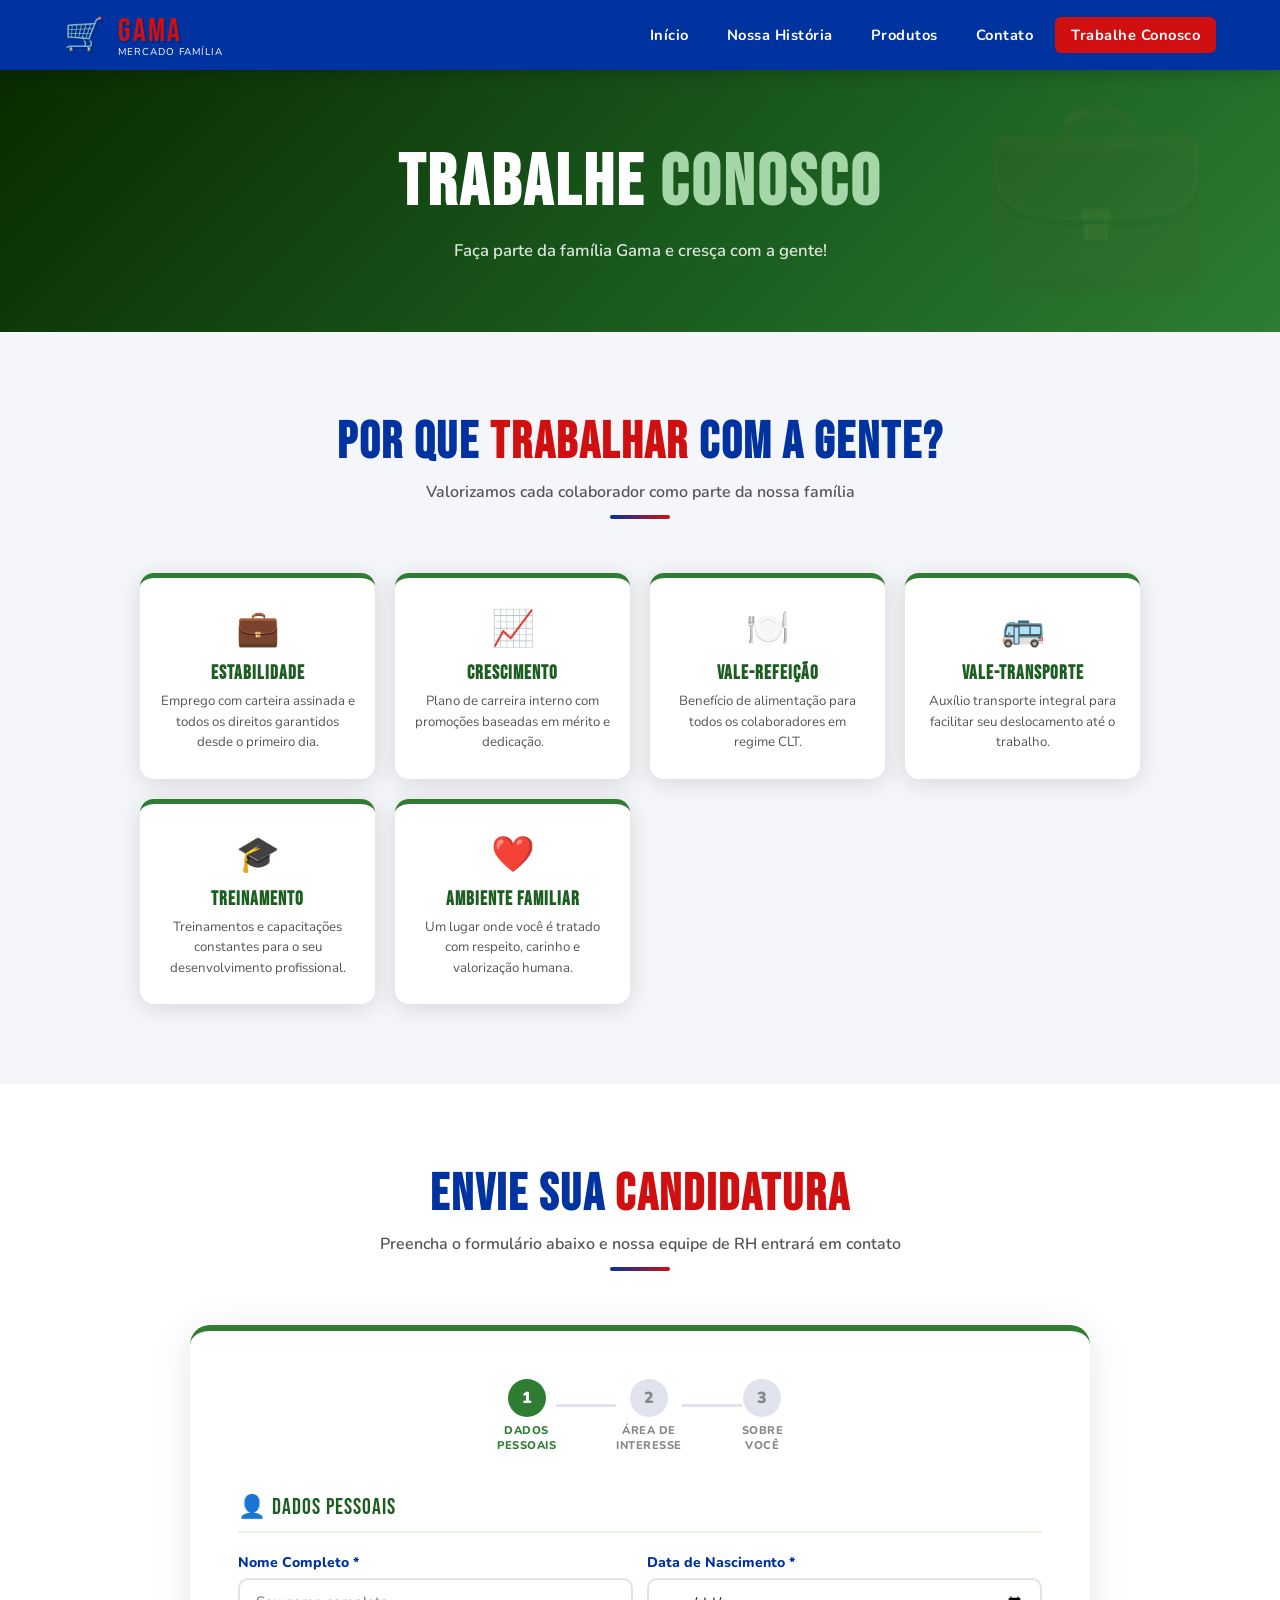
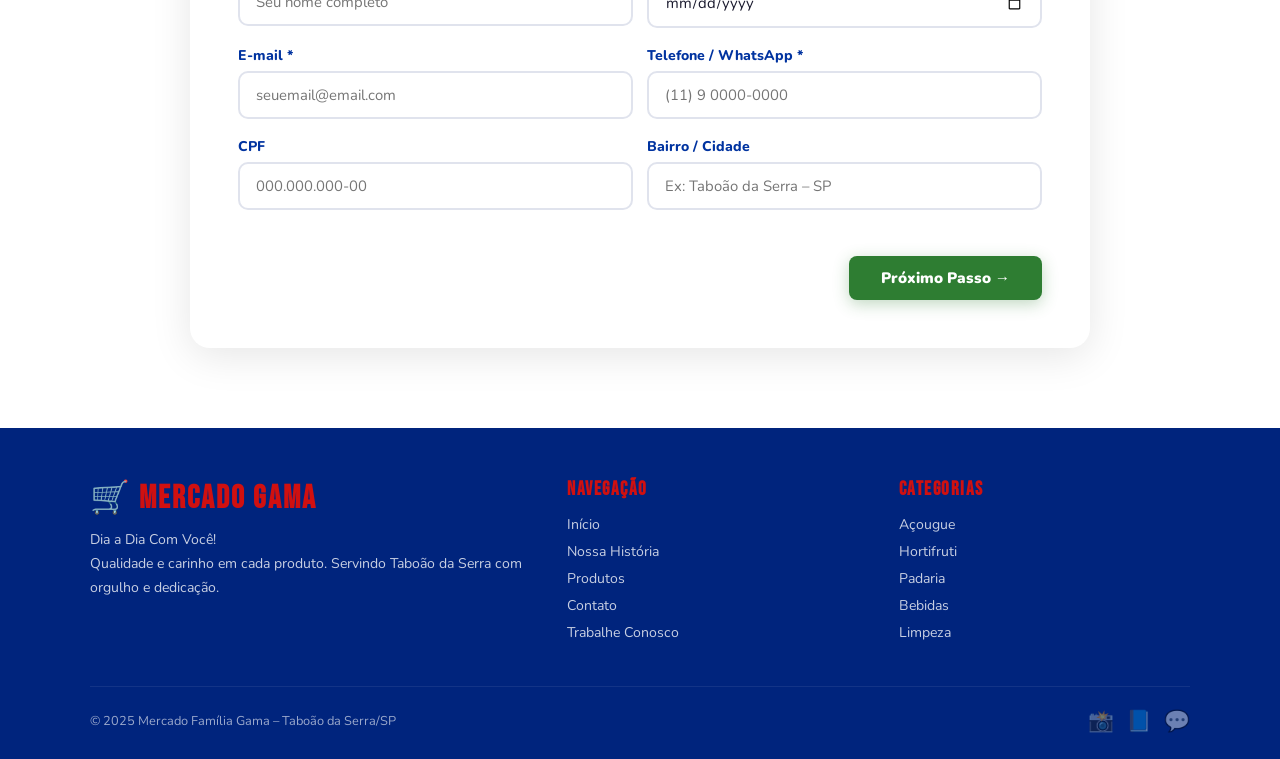
<file: trabalhe-conosco.html>
<!DOCTYPE html>
<html lang="pt-BR">
<head>
  <meta charset="UTF-8" />
  <link rel="stylesheet" href="style.css"/>
  <meta name="viewport" content="width=device-width, initial-scale=1.0"/>
  <title>Trabalhe Conosco – Mercado Família Gama</title>
</head>
<body>

<!-- HEADER -->
<header>
  <nav>
    <a class="logo-nav" href="index.html">
      <span class="cart-icon">🛒</span>
      <div>
        <span>GAMA</span>
        <small>Mercado Família</small>
      </div>
    </a>
    <ul class="nav-links" id="navLinks">
      <li><a href="index.html">Início</a></li>
      <li><a href="historia.html">Nossa História</a></li>
      <li><a href="produtos.html">Produtos</a></li>
      <li><a href="contato.html">Contato</a></li>
      <li><a href="trabalhe-conosco.html" class="active">Trabalhe Conosco</a></li>
    </ul>
    <div class="hamburger" id="hamburger" onclick="toggleMenu()">
      <span></span><span></span><span></span>
    </div>
  </nav>
</header>

<!-- HERO -->
<section class="trabalhe-hero">
  <h1>TRABALHE <span>CONOSCO</span></h1>
  <p>Faça parte da família Gama e cresça com a gente!</p>
</section>

<!-- BENEFÍCIOS -->
<section class="section section-alt">
  <div class="section-title">
    <h2>POR QUE <span>TRABALHAR</span> COM A GENTE?</h2>
    <p>Valorizamos cada colaborador como parte da nossa família</p>
    <div class="divider"></div>
  </div>
  <div class="beneficios-grid">
    <div class="beneficio-card">
      <div class="beneficio-icon">💼</div>
      <h4>Estabilidade</h4>
      <p>Emprego com carteira assinada e todos os direitos garantidos desde o primeiro dia.</p>
    </div>
    <div class="beneficio-card">
      <div class="beneficio-icon">📈</div>
      <h4>Crescimento</h4>
      <p>Plano de carreira interno com promoções baseadas em mérito e dedicação.</p>
    </div>
    <div class="beneficio-card">
      <div class="beneficio-icon">🍽️</div>
      <h4>Vale-Refeição</h4>
      <p>Benefício de alimentação para todos os colaboradores em regime CLT.</p>
    </div>
    <div class="beneficio-card">
      <div class="beneficio-icon">🚌</div>
      <h4>Vale-Transporte</h4>
      <p>Auxílio transporte integral para facilitar seu deslocamento até o trabalho.</p>
    </div>
    <div class="beneficio-card">
      <div class="beneficio-icon">🎓</div>
      <h4>Treinamento</h4>
      <p>Treinamentos e capacitações constantes para o seu desenvolvimento profissional.</p>
    </div>
    <div class="beneficio-card">
      <div class="beneficio-icon">❤️</div>
      <h4>Ambiente Familiar</h4>
      <p>Um lugar onde você é tratado com respeito, carinho e valorização humana.</p>
    </div>
  </div>
</section>

<!-- FORMULÁRIO DE CANDIDATURA -->
<section class="section">
  <div class="section-title">
    <h2>ENVIE SUA <span>CANDIDATURA</span></h2>
    <p>Preencha o formulário abaixo e nossa equipe de RH entrará em contato</p>
    <div class="divider"></div>
  </div>

  <div class="candidatura-layout">
    <div class="candidatura-card">

      <!-- Indicador de etapas -->
      <div class="progress-steps">
        <div class="step active" id="step-ind-1">
          <div class="step-num">1</div>
          <div class="step-label">Dados<br>Pessoais</div>
        </div>
        <div class="step-line" id="line-1"></div>
        <div class="step" id="step-ind-2">
          <div class="step-num">2</div>
          <div class="step-label">Área de<br>Interesse</div>
        </div>
        <div class="step-line" id="line-2"></div>
        <div class="step" id="step-ind-3">
          <div class="step-num">3</div>
          <div class="step-label">Sobre<br>Você</div>
        </div>
      </div>

      <!-- Mensagem de erro -->
      <div class="erro-msg" id="erroMsg"></div>

      <!-- Formulário principal -->
      <form id="formCandidatura" onsubmit="return false;">

        <!-- ===== PASSO 1: DADOS PESSOAIS ===== -->
        <div class="form-step active" id="form-step-1">
          <div class="step-title">👤 Dados Pessoais</div>

          <div class="form-row">
            <div class="form-group">
              <label>Nome Completo *</label>
              <input type="text" id="tc-nome" placeholder="Seu nome completo"/>
            </div>
            <div class="form-group">
              <label>Data de Nascimento *</label>
              <input type="date" id="tc-nascimento"/>
            </div>
          </div>

          <div class="form-row">
            <div class="form-group">
              <label>E-mail *</label>
              <input type="email" id="tc-email" placeholder="seuemail@email.com"/>
            </div>
            <div class="form-group">
              <label>Telefone / WhatsApp *</label>
              <input type="tel" id="tc-telefone" placeholder="(11) 9 0000-0000"/>
            </div>
          </div>

          <div class="form-row">
            <div class="form-group">
              <label>CPF</label>
              <input type="text" id="tc-cpf" placeholder="000.000.000-00" maxlength="14"/>
            </div>
            <div class="form-group">
              <label>Bairro / Cidade</label>
              <input type="text" id="tc-cidade" placeholder="Ex: Taboão da Serra – SP"/>
            </div>
          </div>

          <div class="form-nav">
            <span></span>
            <button type="button" class="btn-avancar" onclick="avancarStep()">Próximo Passo →</button>
          </div>
        </div>

        <!-- ===== PASSO 2: ÁREA DE INTERESSE ===== -->
        <div class="form-step" id="form-step-2">
          <div class="step-title">💼 Área de Interesse</div>

          <div class="area-wrapper">
            <label>Selecione a Área *</label>
            <select id="tc-area" onchange="onAreaChange()">
              <option value="">Escolha uma área...</option>
              <option value="unidade">🏪 Trabalhar na Unidade (Loja)</option>
              <option value="escritorio">🖥️ Escritório / Administrativo</option>
              <option value="logistica">🚚 Logística & Entregas</option>
              <option value="gerencia">🏆 Gerência & Supervisão</option>
            </select>

            <!-- Subareas dinâmicas -->
            <div class="subareas" id="subarea-wrapper">
              <label>Selecione as Funções de Interesse * <span style="font-weight:400;color:#777;">(pode marcar mais de uma)</span></label>
              <div class="subareas-opcoes" id="subareas-container">
                <!-- Populado via JS -->
              </div>
            </div>
          </div>

          <div class="form-group" style="margin-top:18px;">
            <label>Turno de Preferência</label>
            <div class="radio-group">
              <label class="radio-option">
                <input type="radio" name="turno" value="manha"/> 🌅 Manhã (06h–14h)
              </label>
              <label class="radio-option">
                <input type="radio" name="turno" value="tarde"/> ☀️ Tarde (14h–22h)
              </label>
              <label class="radio-option">
                <input type="radio" name="turno" value="noite"/> 🌙 Noturno (22h–06h)
              </label>
              <label class="radio-option">
                <input type="radio" name="turno" value="qualquer" checked/> 🕐 Qualquer horário
              </label>
            </div>
          </div>

          <div class="form-group">
            <label>Disponibilidade para começar</label>
            <select id="tc-disponibilidade">
              <option value="">Selecione...</option>
              <option>Imediatamente</option>
              <option>Em até 15 dias</option>
              <option>Em até 30 dias</option>
              <option>Em mais de 30 dias</option>
            </select>
          </div>

          <div class="form-nav">
            <button type="button" class="btn-voltar" id="btnVoltar" onclick="voltarStep()">← Voltar</button>
            <button type="button" class="btn-avancar" onclick="avancarStep()">Próximo Passo →</button>
          </div>
        </div>

        <!-- ===== PASSO 3: SOBRE VOCÊ ===== -->
        <div class="form-step" id="form-step-3">
          <div class="step-title">📋 Sobre Você</div>

          <div class="form-group">
            <label>Escolaridade</label>
            <select id="tc-escolaridade">
              <option value="">Selecione...</option>
              <option>Ensino Fundamental Incompleto</option>
              <option>Ensino Fundamental Completo</option>
              <option>Ensino Médio Incompleto</option>
              <option>Ensino Médio Completo</option>
              <option>Ensino Superior Incompleto</option>
              <option>Ensino Superior Completo</option>
              <option>Pós-Graduação / MBA</option>
            </select>
          </div>

          <div class="form-group">
            <label>Experiência Profissional</label>
            <div class="radio-group">
              <label class="radio-option">
                <input type="radio" name="experiencia" value="nenhuma"/> 🌱 Primeiro emprego
              </label>
              <label class="radio-option">
                <input type="radio" name="experiencia" value="menos1"/> 📅 Menos de 1 ano
              </label>
              <label class="radio-option">
                <input type="radio" name="experiencia" value="1a3"/> 📆 1 a 3 anos
              </label>
              <label class="radio-option">
                <input type="radio" name="experiencia" value="mais3"/> 🏅 Mais de 3 anos
              </label>
            </div>
          </div>

          <div class="form-group">
            <label>Possui CNH?</label>
            <div class="radio-group">
              <label class="radio-option">
                <input type="radio" name="cnh" value="nao" checked/> Não
              </label>
              <label class="radio-option">
                <input type="radio" name="cnh" value="a"/> Categoria A (moto)
              </label>
              <label class="radio-option">
                <input type="radio" name="cnh" value="b"/> Categoria B (carro)
              </label>
              <label class="radio-option">
                <input type="radio" name="cnh" value="ab"/> A + B
              </label>
              <label class="radio-option">
                <input type="radio" name="cnh" value="c_plus"/> C / D / E
              </label>
            </div>
          </div>

          <div class="form-group">
            <label>Fale um pouco sobre você e por que quer trabalhar no Mercado Gama</label>
            <textarea id="tc-apresentacao" placeholder="Conte sobre sua trajetória, habilidades, motivações e por que deseja fazer parte da nossa equipe..."></textarea>
          </div>

          <div class="form-group">
            <label>Como nos conheceu?</label>
            <select id="tc-origem">
              <option value="">Selecione...</option>
              <option>Indicação de amigo/familiar</option>
              <option>Redes Sociais (Instagram, Facebook)</option>
              <option>Site do Mercado Gama</option>
              <option>Placa / Cartaz na loja</option>
              <option>Aplicativo de empregos</option>
              <option>Outros</option>
            </select>
          </div>

          <!-- Aceite de termos -->
          <div class="form-group" style="margin-top:8px;">
            <label class="subarea-check" style="background:var(--cinza-claro);border:2px solid var(--cinza);">
              <input type="checkbox" id="tc-aceite" style="accent-color:#2e7d32;width:16px;height:16px;flex-shrink:0;"/>
              <span style="font-size:0.85rem;font-weight:600;color:#555;">
                Concordo que os dados informados sejam utilizados pelo Mercado Família Gama exclusivamente para fins de processo seletivo, conforme a LGPD. *
              </span>
            </label>
          </div>

          <div class="form-nav">
            <button type="button" class="btn-voltar" id="btnVoltar3" onclick="voltarStep()">← Voltar</button>
            <button type="button" class="btn-enviar-curriculo" onclick="enviarCandidatura()">✅ Enviar Candidatura</button>
          </div>
        </div>

      </form>

      <!-- TELA DE SUCESSO -->
      <div class="sucesso-candidatura" id="sucessoCandidatura">
        <div class="check-icon">🎉</div>
        <h3>CANDIDATURA ENVIADA!</h3>
        <p>
          Obrigado, <strong id="sucesso-nome"></strong>! Recebemos sua candidatura com sucesso.<br><br>
          Função(ões) de interesse: <strong id="sucesso-funcoes"></strong>.<br><br>
          Nossa equipe de RH analisará seu perfil e entrará em contato em breve pelo e-mail ou telefone informados. Boa sorte! 🍀
        </p>
        <br>
        <a href="index.html" class="btn btn-primary" style="margin-top:16px;">Voltar ao Início</a>
      </div>

    </div>
  </div>
</section>

<!-- FOOTER -->
<footer>
  <div class="footer-inner">
    <div class="footer-brand">
      <h3>🛒 MERCADO GAMA</h3>
      <p>Dia a Dia Com Você!<br>Qualidade e carinho em cada produto. Servindo Taboão da Serra com orgulho e dedicação.</p>
    </div>
    <div class="footer-col">
      <h4>Navegação</h4>
      <ul>
        <li><a href="index.html">Início</a></li>
        <li><a href="historia.html">Nossa História</a></li>
        <li><a href="produtos.html">Produtos</a></li>
        <li><a href="contato.html">Contato</a></li>
        <li><a href="trabalhe-conosco.html">Trabalhe Conosco</a></li>
      </ul>
    </div>
    <div class="footer-col">
      <h4>Categorias</h4>
      <ul>
        <li><a href="produtos.html">Açougue</a></li>
        <li><a href="produtos.html">Hortifruti</a></li>
        <li><a href="produtos.html">Padaria</a></li>
        <li><a href="produtos.html">Bebidas</a></li>
        <li><a href="produtos.html">Limpeza</a></li>
      </ul>
    </div>
  </div>
  <div class="footer-bottom">
    <span>© 2025 Mercado Família Gama – Taboão da Serra/SP</span>
    <div class="social-links">
      <a href="#" title="Instagram">📸</a>
      <a href="#" title="Facebook">📘</a>
      <a href="#" title="WhatsApp">💬</a>
    </div>
  </div>
</footer>

<script src="script.js"></script>

</body>
</html>
</file>
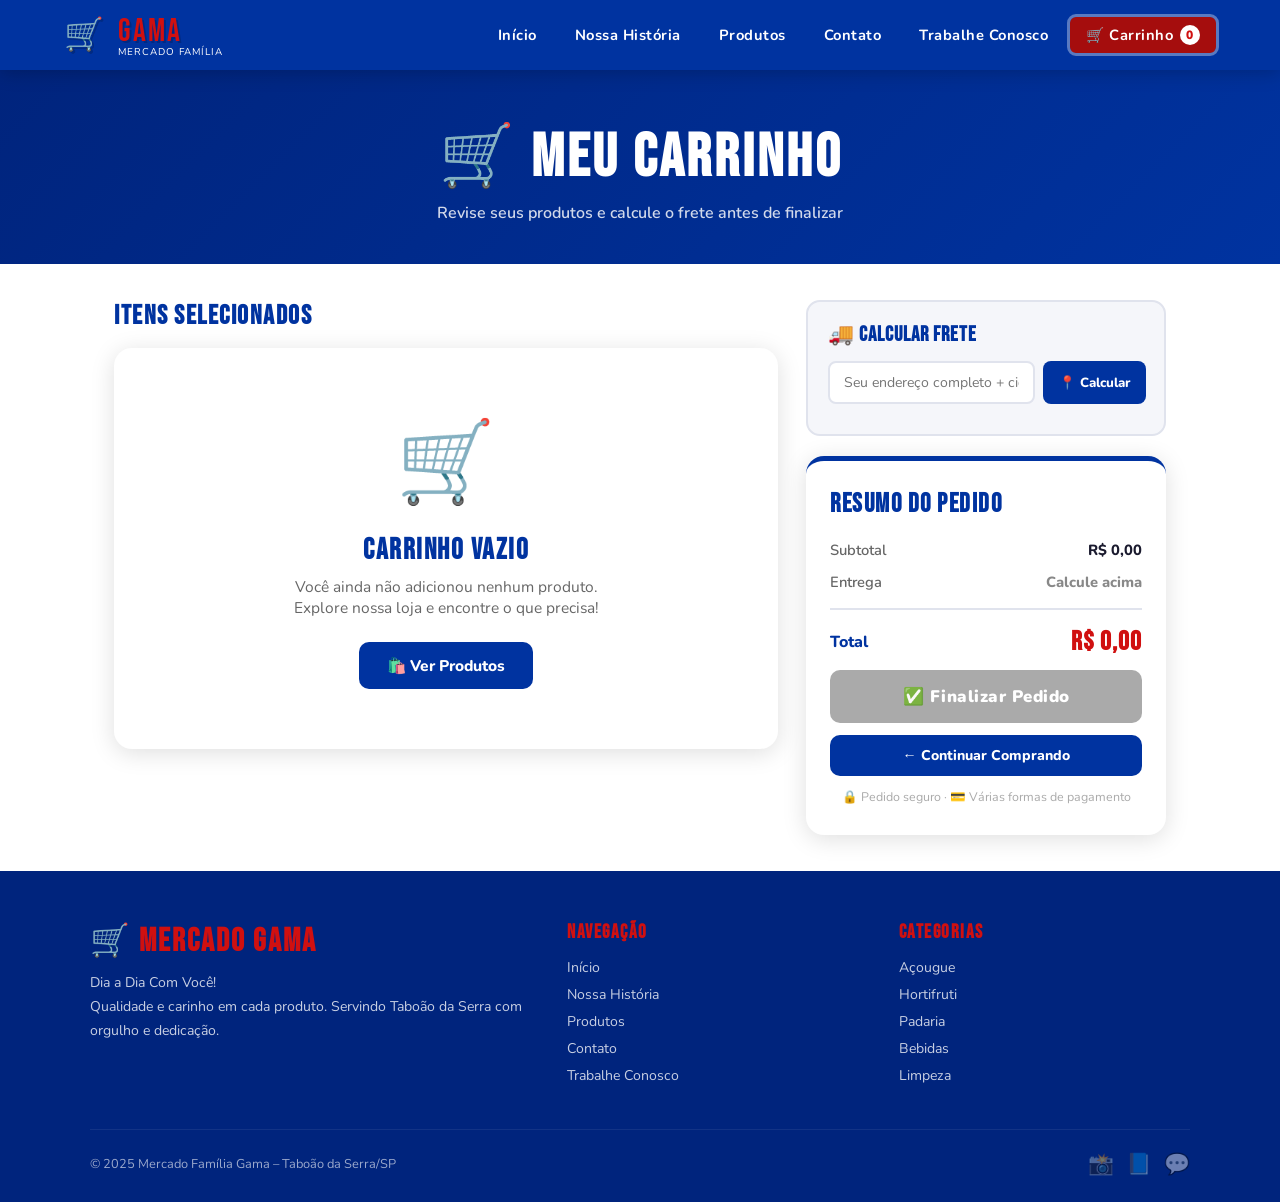
<file: pages/carrinho.html>
<!DOCTYPE html>
<html lang="pt-BR">

<head>
  <meta charset="UTF-8" />
  <meta name="viewport" content="width=device-width, initial-scale=1.0" />
  <title>Carrinho – Mercado Família Gama</title>
  <link rel="stylesheet" href="../css/style.css" />
</head>

<body>

  <header>
    <nav>
      <a class="logo-nav" href="../index.html">
        <span class="cart-icon">🛒</span>
        <div><span>GAMA</span><small>Mercado Família</small></div>
      </a>
      <ul class="nav-links" id="navLinks">
        <li><a href="../index.html">Início</a></li>
        <li><a href="historia.html">Nossa História</a></li>
        <li><a href="produtos.html">Produtos</a></li>
        <li><a href="contato.html">Contato</a></li>
        <li><a href="trabalhe-conosco.html">Trabalhe Conosco</a></li>
        <li><a class="btn-carrinho-nav ativo" href="carrinho.html">🛒 Carrinho <span class="cart-count-badge"
              id="cartBadge">0</span></a></li>
      </ul>
      <div class="hamburger" id="hamburger" onclick="toggleMenu()"><span></span><span></span><span></span></div>
    </nav>
  </header>

  <section class="carrinho-hero">
    <h1>🛒 MEU CARRINHO</h1>
    <p>Revise seus produtos e calcule o frete antes de finalizar</p>
  </section>

  <div class="carrinho-layout">

    <div class="carrinho-lista">
      <h2>ITENS SELECIONADOS</h2>
      <div id="listaItens"></div>
      <div class="carrinho-acoes" id="carrinhoAcoes" style="display:none;">
        <button class="btn-limpar" onclick="limparCarrinho()">🗑️ Limpar Carrinho</button>
        <a class="btn-continuar" href="produtos.html">← Continuar Comprando</a>
      </div>
    </div>

    <div>
      <!-- CALCULADORA DE FRETE -->
      <div class="frete-card">
        <h3>🚚 Calcular Frete</h3>
        <div class="frete-input-row">
          <input type="text" id="freteEndereco" placeholder="Seu endereço completo + cidade..."
            onkeydown="if(event.key==='Enter') calcularFrete()" />
          <button class="btn-calcular-frete" id="btnCalcular" onclick="calcularFrete()">📍 Calcular</button>
        </div>
        <div id="freteResultado" class="frete-resultado"></div>
      </div>

      <!-- RESUMO -->
      <div class="resumo-card">
        <h2>RESUMO DO PEDIDO</h2>
        <div class="resumo-linha"><span class="label">Subtotal</span><span class="valor" id="resumoSubtotal">R$
            0,00</span></div>
        <div class="resumo-linha"><span class="label">Entrega</span><span class="valor" id="resumoFrete"
            style="color:#888;">Calcule acima</span></div>
        <hr class="resumo-divider">
        <div class="resumo-linha destaque"><span class="label">Total</span><span class="valor" id="resumoTotal">R$
            0,00</span></div>
        <button class="btn-finalizar" id="btnFinalizar" onclick="finalizarPedido()" disabled>✅ Finalizar Pedido</button>
        <a class="btn-continuar" href="produtos.html"
          style="width:100%;justify-content:center;padding:11px 22px;border-radius:10px;text-align:center;display:flex;">←
          Continuar Comprando</a>
        <p class="resumo-info">🔒 Pedido seguro · 💳 Várias formas de pagamento</p>
      </div>
    </div>
  </div>

  <div id="modalSucesso">
    <div class="modal-box">
      <div class="modal-icon">🎉</div>
      <h3>PEDIDO RECEBIDO!</h3>
      <p>Obrigado pela sua compra no <strong>Mercado Família Gama</strong>!<br>Em breve entraremos em contato para
        confirmar e agendar a entrega.</p>
      <a class="modal-btn" href="../index.html">Voltar ao Início</a>
    </div>
  </div>

  <footer>
    <div class="footer-inner">
      <div class="footer-brand">
        <h3>🛒 MERCADO GAMA</h3>
        <p>Dia a Dia Com Você!<br>Qualidade e carinho em cada produto. Servindo Taboão da Serra com orgulho e dedicação.
        </p>
      </div>
      <div class="footer-col">
        <h4>Navegação</h4>
        <ul>
          <li><a href="../index.html">Início</a></li>
          <li><a href="historia.html">Nossa História</a></li>
          <li><a href="produtos.html">Produtos</a></li>
          <li><a href="contato.html">Contato</a></li>
          <li><a href="trabalhe-conosco.html">Trabalhe Conosco</a></li>
        </ul>
      </div>
      <div class="footer-col">
        <h4>Categorias</h4>
        <ul>
          <li><a href="produtos.html">Açougue</a></li>
          <li><a href="produtos.html">Hortifruti</a></li>
          <li><a href="produtos.html">Padaria</a></li>
          <li><a href="produtos.html">Bebidas</a></li>
          <li><a href="produtos.html">Limpeza</a></li>
        </ul>
      </div>
    </div>
    <div class="footer-bottom">
      <span>© 2025 Mercado Família Gama – Taboão da Serra/SP</span>
      <div class="social-links">
        <a href="#" title="Instagram">📸</a>
        <a href="#" title="Facebook">📘</a>
        <a href="#" title="WhatsApp">💬</a>
      </div>
    </div>
  </footer>

  <script src="../js/script.js"></script>
</body>

</html>
</file>
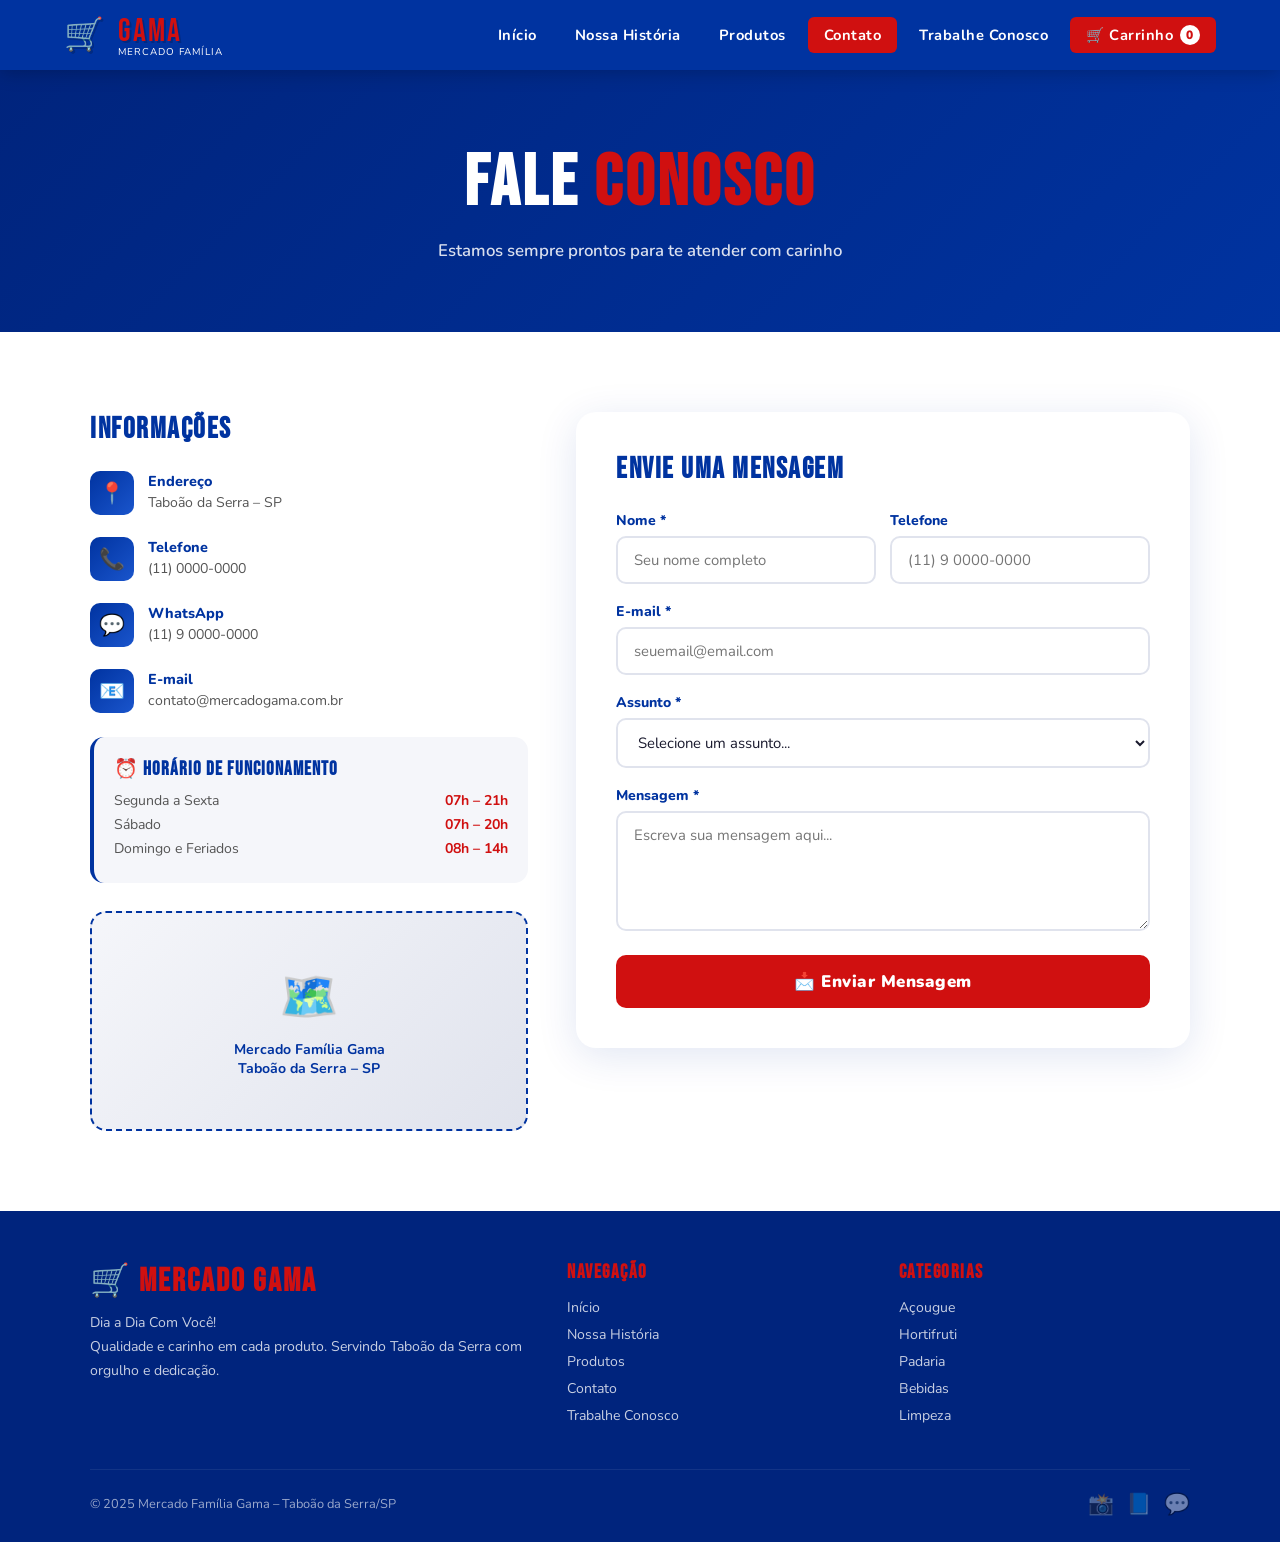
<file: pages/contato.html>
<!DOCTYPE html>
<html lang="pt-BR">

<head>
  <meta charset="UTF-8" />
  <link rel="stylesheet" href="../css/style.css" />
  <meta name="viewport" content="width=device-width, initial-scale=1.0" />
  <title>Contato – Mercado Família Gama</title>
</head>

<body>

  <!-- HEADER -->
  <header>
    <nav>
      <a class="logo-nav" href="../index.html">
        <span class="cart-icon">🛒</span>
        <div>
          <span>GAMA</span>
          <small>Mercado Família</small>
        </div>
      </a>
      <ul class="nav-links" id="navLinks">
        <li><a href="../index.html">Início</a></li>
        <li><a href="historia.html">Nossa História</a></li>
        <li><a href="produtos.html">Produtos</a></li>
        <li><a href="contato.html" class="active">Contato</a></li>
        <li><a href="trabalhe-conosco.html">Trabalhe Conosco</a></li>
        <li>
          <a class="btn-carrinho-nav" href="carrinho.html">
            🛒 Carrinho <span class="cart-count-badge" id="cartBadge">0</span>
          </a>
        </li>
      </ul>
      <div class="hamburger" id="hamburger" onclick="toggleMenu()">
        <span></span><span></span><span></span>
      </div>
    </nav>
  </header>

  <!-- HERO -->
  <section class="contato-hero">
    <h1>FALE <span>CONOSCO</span></h1>
    <p>Estamos sempre prontos para te atender com carinho</p>
  </section>

  <!-- CONTEÚDO -->
  <section class="section">
    <div class="contato-layout">

      <!-- INFO -->
      <div class="contato-info">
        <h3>INFORMAÇÕES</h3>
        <div class="info-item">
          <div class="info-icon">📍</div>
          <div class="info-text">
            <strong>Endereço</strong>
            <span>Taboão da Serra – SP</span>
          </div>
        </div>
        <div class="info-item">
          <div class="info-icon">📞</div>
          <div class="info-text">
            <strong>Telefone</strong>
            <span>(11) 0000-0000</span>
          </div>
        </div>
        <div class="info-item">
          <div class="info-icon">💬</div>
          <div class="info-text">
            <strong>WhatsApp</strong>
            <span>(11) 9 0000-0000</span>
          </div>
        </div>
        <div class="info-item">
          <div class="info-icon">📧</div>
          <div class="info-text">
            <strong>E-mail</strong>
            <span>contato@mercadogama.com.br</span>
          </div>
        </div>

        <div class="horarios">
          <h4>⏰ Horário de Funcionamento</h4>
          <p>Segunda a Sexta <span>07h – 21h</span></p>
          <p>Sábado <span>07h – 20h</span></p>
          <p>Domingo e Feriados <span>08h – 14h</span></p>
        </div>

        <div class="mapa-placeholder">
          <div class="map-icon">🗺️</div>
          <p><strong>Mercado Família Gama</strong><br>Taboão da Serra – SP</p>
        </div>
      </div>

      <!-- FORMULÁRIO -->
      <div class="form-card">
        <h3>ENVIE UMA MENSAGEM</h3>
        <div class="form-row">
          <div class="form-group">
            <label>Nome *</label>
            <input type="text" id="nome" placeholder="Seu nome completo" />
          </div>
          <div class="form-group">
            <label>Telefone</label>
            <input type="tel" id="telefone" placeholder="(11) 9 0000-0000" />
          </div>
        </div>
        <div class="form-group">
          <label>E-mail *</label>
          <input type="email" id="email" placeholder="seuemail@email.com" />
        </div>
        <div class="form-group">
          <label>Assunto *</label>
          <select id="assunto">
            <option value="">Selecione um assunto...</option>
            <option>Dúvida sobre produtos</option>
            <option>Informações de delivery</option>
            <option>Elogios</option>
            <option>Sugestões</option>
            <option>Reclamação</option>
            <option>Outros</option>
          </select>
        </div>
        <div class="form-group">
          <label>Mensagem *</label>
          <textarea id="mensagem" placeholder="Escreva sua mensagem aqui..."></textarea>
        </div>
        <button class="btn-submit" onclick="enviarFormulario()">📩 Enviar Mensagem</button>
        <div class="sucesso-msg" id="sucessoMsg">
          ✅ Mensagem enviada com sucesso! Retornaremos em breve.
        </div>
      </div>

    </div>
  </section>

  <!-- FOOTER -->
  <footer>
    <div class="footer-inner">
      <div class="footer-brand">
        <h3>🛒 MERCADO GAMA</h3>
        <p>Dia a Dia Com Você!<br>Qualidade e carinho em cada produto. Servindo Taboão da Serra com orgulho e dedicação.
        </p>
      </div>
      <div class="footer-col">
        <h4>Navegação</h4>
        <ul>
          <li><a href="../index.html">Início</a></li>
          <li><a href="historia.html">Nossa História</a></li>
          <li><a href="produtos.html">Produtos</a></li>
          <li><a href="contato.html">Contato</a></li>
          <li><a href="trabalhe-conosco.html">Trabalhe Conosco</a></li>
        </ul>
      </div>
      <div class="footer-col">
        <h4>Categorias</h4>
        <ul>
          <li><a href="produtos.html">Açougue</a></li>
          <li><a href="produtos.html">Hortifruti</a></li>
          <li><a href="produtos.html">Padaria</a></li>
          <li><a href="produtos.html">Bebidas</a></li>
          <li><a href="produtos.html">Limpeza</a></li>
        </ul>
      </div>
    </div>
    <div class="footer-bottom">
      <span>© 2025 Mercado Família Gama – Taboão da Serra/SP</span>
      <div class="social-links">
        <a href="#" title="Instagram">📸</a>
        <a href="#" title="Facebook">📘</a>
        <a href="#" title="WhatsApp">💬</a>
      </div>
    </div>
  </footer>

  <script src="../js/script.js"></script>
</body>

</html>
</file>
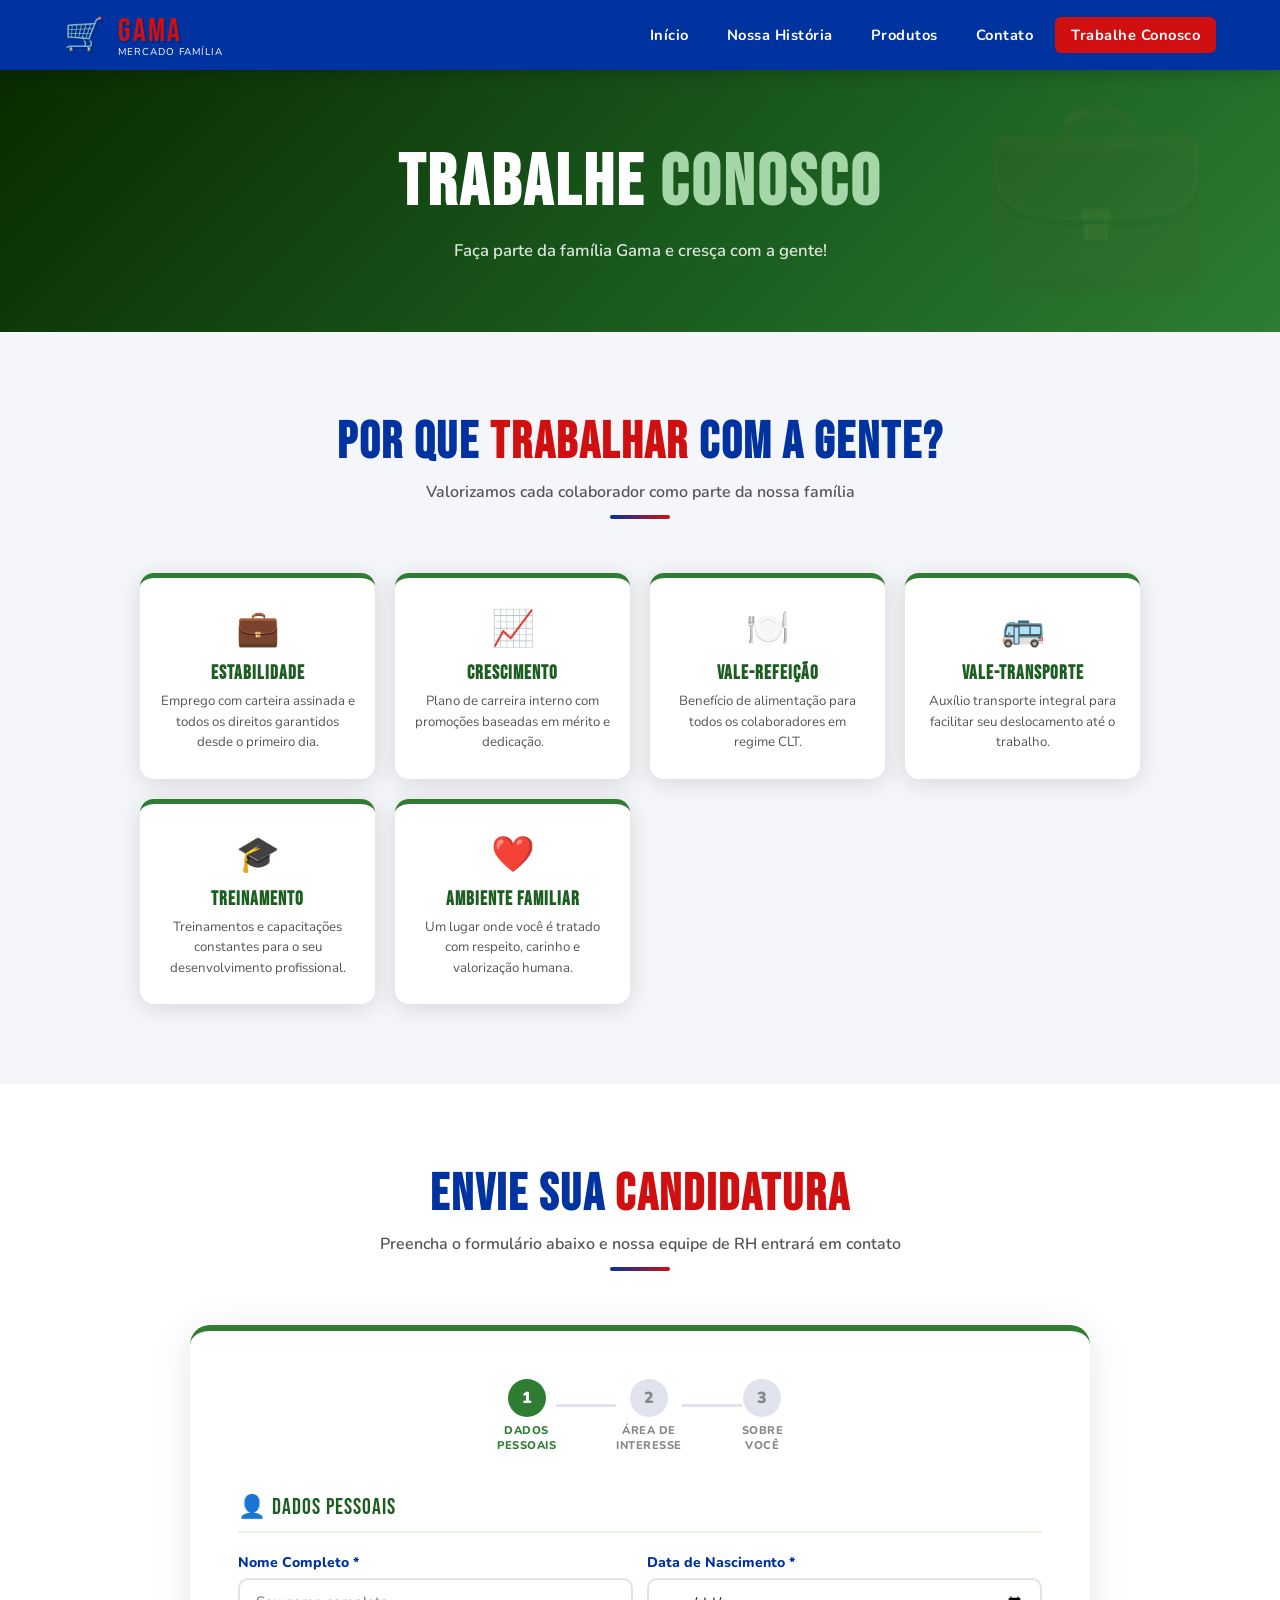
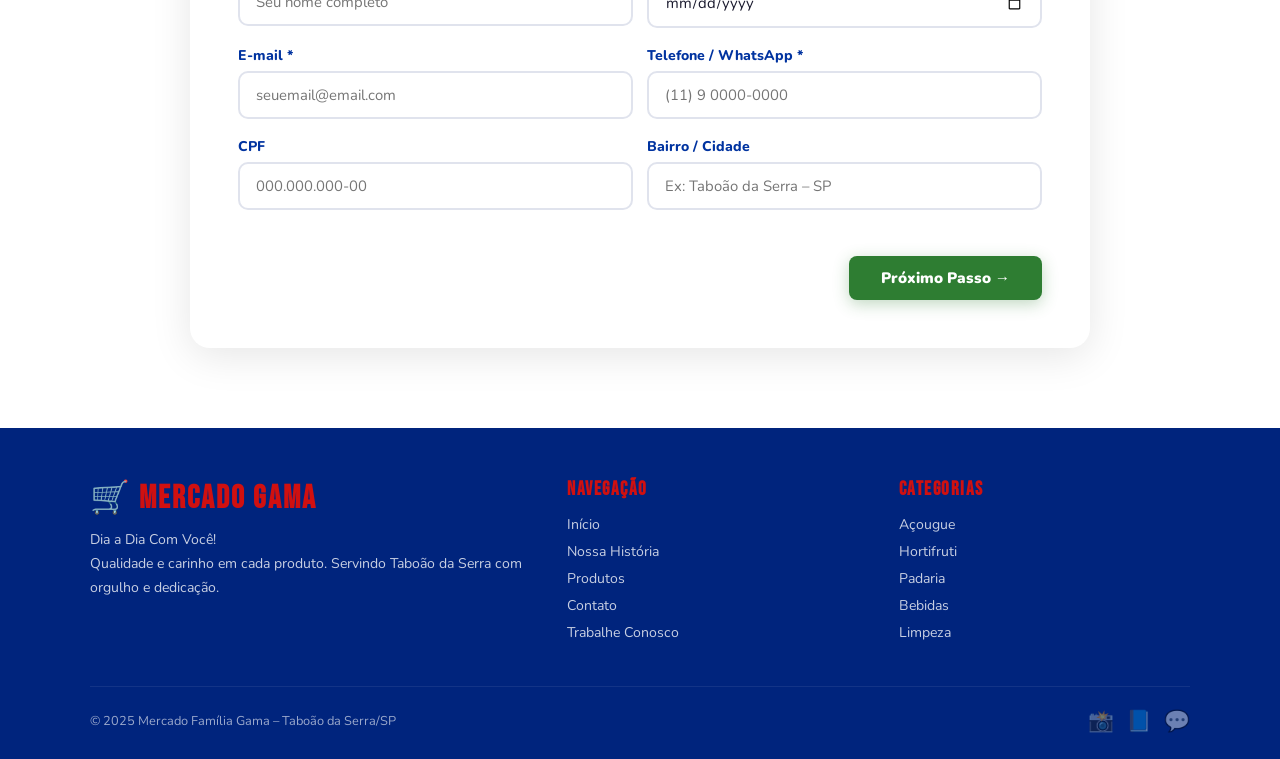
<file: pages/historia.html>
<!DOCTYPE html>
<html lang="pt-BR">

<head>
  <meta charset="UTF-8" />
  <link rel="stylesheet" href="../css/style.css" />
  <meta name="viewport" content="width=device-width, initial-scale=1.0" />
  <title>Trabalhe Conosco – Mercado Família Gama</title>
</head>

<body>

  <!-- HEADER -->
  <header>
    <nav>
      <a class="logo-nav" href="../index.html">
        <span class="cart-icon">🛒</span>
        <div>
          <span>GAMA</span>
          <small>Mercado Família</small>
        </div>
      </a>
      <ul class="nav-links" id="navLinks">
        <li><a href="../index.html">Início</a></li>
        <li><a href="historia.html">Nossa História</a></li>
        <li><a href="produtos.html">Produtos</a></li>
        <li><a href="contato.html">Contato</a></li>
        <li><a href="trabalhe-conosco.html" class="active">Trabalhe Conosco</a></li>
      </ul>
      <div class="hamburger" id="hamburger" onclick="toggleMenu()">
        <span></span><span></span><span></span>
      </div>
    </nav>
  </header>

  <!-- HERO -->
  <section class="trabalhe-hero">
    <h1>TRABALHE <span>CONOSCO</span></h1>
    <p>Faça parte da família Gama e cresça com a gente!</p>
  </section>

  <!-- BENEFÍCIOS -->
  <section class="section section-alt">
    <div class="section-title">
      <h2>POR QUE <span>TRABALHAR</span> COM A GENTE?</h2>
      <p>Valorizamos cada colaborador como parte da nossa família</p>
      <div class="divider"></div>
    </div>
    <div class="beneficios-grid">
      <div class="beneficio-card">
        <div class="beneficio-icon">💼</div>
        <h4>Estabilidade</h4>
        <p>Emprego com carteira assinada e todos os direitos garantidos desde o primeiro dia.</p>
      </div>
      <div class="beneficio-card">
        <div class="beneficio-icon">📈</div>
        <h4>Crescimento</h4>
        <p>Plano de carreira interno com promoções baseadas em mérito e dedicação.</p>
      </div>
      <div class="beneficio-card">
        <div class="beneficio-icon">🍽️</div>
        <h4>Vale-Refeição</h4>
        <p>Benefício de alimentação para todos os colaboradores em regime CLT.</p>
      </div>
      <div class="beneficio-card">
        <div class="beneficio-icon">🚌</div>
        <h4>Vale-Transporte</h4>
        <p>Auxílio transporte integral para facilitar seu deslocamento até o trabalho.</p>
      </div>
      <div class="beneficio-card">
        <div class="beneficio-icon">🎓</div>
        <h4>Treinamento</h4>
        <p>Treinamentos e capacitações constantes para o seu desenvolvimento profissional.</p>
      </div>
      <div class="beneficio-card">
        <div class="beneficio-icon">❤️</div>
        <h4>Ambiente Familiar</h4>
        <p>Um lugar onde você é tratado com respeito, carinho e valorização humana.</p>
      </div>
    </div>
  </section>

  <!-- FORMULÁRIO DE CANDIDATURA -->
  <section class="section">
    <div class="section-title">
      <h2>ENVIE SUA <span>CANDIDATURA</span></h2>
      <p>Preencha o formulário abaixo e nossa equipe de RH entrará em contato</p>
      <div class="divider"></div>
    </div>

    <div class="candidatura-layout">
      <div class="candidatura-card">

        <!-- Indicador de etapas -->
        <div class="progress-steps">
          <div class="step active" id="step-ind-1">
            <div class="step-num">1</div>
            <div class="step-label">Dados<br>Pessoais</div>
          </div>
          <div class="step-line" id="line-1"></div>
          <div class="step" id="step-ind-2">
            <div class="step-num">2</div>
            <div class="step-label">Área de<br>Interesse</div>
          </div>
          <div class="step-line" id="line-2"></div>
          <div class="step" id="step-ind-3">
            <div class="step-num">3</div>
            <div class="step-label">Sobre<br>Você</div>
          </div>
        </div>

        <!-- Mensagem de erro -->
        <div class="erro-msg" id="erroMsg"></div>

        <!-- Formulário principal -->
        <form id="formCandidatura" onsubmit="return false;">

          <!-- ===== PASSO 1: DADOS PESSOAIS ===== -->
          <div class="form-step active" id="form-step-1">
            <div class="step-title">👤 Dados Pessoais</div>

            <div class="form-row">
              <div class="form-group">
                <label>Nome Completo *</label>
                <input type="text" id="tc-nome" placeholder="Seu nome completo" />
              </div>
              <div class="form-group">
                <label>Data de Nascimento *</label>
                <input type="date" id="tc-nascimento" />
              </div>
            </div>

            <div class="form-row">
              <div class="form-group">
                <label>E-mail *</label>
                <input type="email" id="tc-email" placeholder="seuemail@email.com" />
              </div>
              <div class="form-group">
                <label>Telefone / WhatsApp *</label>
                <input type="tel" id="tc-telefone" placeholder="(11) 9 0000-0000" />
              </div>
            </div>

            <div class="form-row">
              <div class="form-group">
                <label>CPF</label>
                <input type="text" id="tc-cpf" placeholder="000.000.000-00" maxlength="14" />
              </div>
              <div class="form-group">
                <label>Bairro / Cidade</label>
                <input type="text" id="tc-cidade" placeholder="Ex: Taboão da Serra – SP" />
              </div>
            </div>

            <div class="form-nav">
              <span></span>
              <button type="button" class="btn-avancar" onclick="avancarStep()">Próximo Passo →</button>
            </div>
          </div>

          <!-- ===== PASSO 2: ÁREA DE INTERESSE ===== -->
          <div class="form-step" id="form-step-2">
            <div class="step-title">💼 Área de Interesse</div>

            <div class="area-wrapper">
              <label>Selecione a Área *</label>
              <select id="tc-area" onchange="onAreaChange()">
                <option value="">Escolha uma área...</option>
                <option value="unidade">🏪 Trabalhar na Unidade (Loja)</option>
                <option value="escritorio">🖥️ Escritório / Administrativo</option>
                <option value="logistica">🚚 Logística & Entregas</option>
                <option value="gerencia">🏆 Gerência & Supervisão</option>
              </select>

              <!-- Subareas dinâmicas -->
              <div class="subareas" id="subarea-wrapper">
                <label>Selecione as Funções de Interesse * <span style="font-weight:400;color:#777;">(pode marcar mais
                    de uma)</span></label>
                <div class="subareas-opcoes" id="subareas-container">
                  <!-- Populado via JS -->
                </div>
              </div>
            </div>

            <div class="form-group" style="margin-top:18px;">
              <label>Turno de Preferência</label>
              <div class="radio-group">
                <label class="radio-option">
                  <input type="radio" name="turno" value="manha" /> 🌅 Manhã (06h–14h)
                </label>
                <label class="radio-option">
                  <input type="radio" name="turno" value="tarde" /> ☀️ Tarde (14h–22h)
                </label>
                <label class="radio-option">
                  <input type="radio" name="turno" value="noite" /> 🌙 Noturno (22h–06h)
                </label>
                <label class="radio-option">
                  <input type="radio" name="turno" value="qualquer" checked /> 🕐 Qualquer horário
                </label>
              </div>
            </div>

            <div class="form-group">
              <label>Disponibilidade para começar</label>
              <select id="tc-disponibilidade">
                <option value="">Selecione...</option>
                <option>Imediatamente</option>
                <option>Em até 15 dias</option>
                <option>Em até 30 dias</option>
                <option>Em mais de 30 dias</option>
              </select>
            </div>

            <div class="form-nav">
              <button type="button" class="btn-voltar" id="btnVoltar" onclick="voltarStep()">← Voltar</button>
              <button type="button" class="btn-avancar" onclick="avancarStep()">Próximo Passo →</button>
            </div>
          </div>

          <!-- ===== PASSO 3: SOBRE VOCÊ ===== -->
          <div class="form-step" id="form-step-3">
            <div class="step-title">📋 Sobre Você</div>

            <div class="form-group">
              <label>Escolaridade</label>
              <select id="tc-escolaridade">
                <option value="">Selecione...</option>
                <option>Ensino Fundamental Incompleto</option>
                <option>Ensino Fundamental Completo</option>
                <option>Ensino Médio Incompleto</option>
                <option>Ensino Médio Completo</option>
                <option>Ensino Superior Incompleto</option>
                <option>Ensino Superior Completo</option>
                <option>Pós-Graduação / MBA</option>
              </select>
            </div>

            <div class="form-group">
              <label>Experiência Profissional</label>
              <div class="radio-group">
                <label class="radio-option">
                  <input type="radio" name="experiencia" value="nenhuma" /> 🌱 Primeiro emprego
                </label>
                <label class="radio-option">
                  <input type="radio" name="experiencia" value="menos1" /> 📅 Menos de 1 ano
                </label>
                <label class="radio-option">
                  <input type="radio" name="experiencia" value="1a3" /> 📆 1 a 3 anos
                </label>
                <label class="radio-option">
                  <input type="radio" name="experiencia" value="mais3" /> 🏅 Mais de 3 anos
                </label>
              </div>
            </div>

            <div class="form-group">
              <label>Possui CNH?</label>
              <div class="radio-group">
                <label class="radio-option">
                  <input type="radio" name="cnh" value="nao" checked /> Não
                </label>
                <label class="radio-option">
                  <input type="radio" name="cnh" value="a" /> Categoria A (moto)
                </label>
                <label class="radio-option">
                  <input type="radio" name="cnh" value="b" /> Categoria B (carro)
                </label>
                <label class="radio-option">
                  <input type="radio" name="cnh" value="ab" /> A + B
                </label>
                <label class="radio-option">
                  <input type="radio" name="cnh" value="c_plus" /> C / D / E
                </label>
              </div>
            </div>

            <div class="form-group">
              <label>Fale um pouco sobre você e por que quer trabalhar no Mercado Gama</label>
              <textarea id="tc-apresentacao"
                placeholder="Conte sobre sua trajetória, habilidades, motivações e por que deseja fazer parte da nossa equipe..."></textarea>
            </div>

            <div class="form-group">
              <label>Como nos conheceu?</label>
              <select id="tc-origem">
                <option value="">Selecione...</option>
                <option>Indicação de amigo/familiar</option>
                <option>Redes Sociais (Instagram, Facebook)</option>
                <option>Site do Mercado Gama</option>
                <option>Placa / Cartaz na loja</option>
                <option>Aplicativo de empregos</option>
                <option>Outros</option>
              </select>
            </div>

            <!-- Aceite de termos -->
            <div class="form-group" style="margin-top:8px;">
              <label class="subarea-check" style="background:var(--cinza-claro);border:2px solid var(--cinza);">
                <input type="checkbox" id="tc-aceite"
                  style="accent-color:#2e7d32;width:16px;height:16px;flex-shrink:0;" />
                <span style="font-size:0.85rem;font-weight:600;color:#555;">
                  Concordo que os dados informados sejam utilizados pelo Mercado Família Gama exclusivamente para fins
                  de processo seletivo, conforme a LGPD. *
                </span>
              </label>
            </div>

            <div class="form-nav">
              <button type="button" class="btn-voltar" id="btnVoltar3" onclick="voltarStep()">← Voltar</button>
              <button type="button" class="btn-enviar-curriculo" onclick="enviarCandidatura()">✅ Enviar
                Candidatura</button>
            </div>
          </div>

        </form>

        <!-- TELA DE SUCESSO -->
        <div class="sucesso-candidatura" id="sucessoCandidatura">
          <div class="check-icon">🎉</div>
          <h3>CANDIDATURA ENVIADA!</h3>
          <p>
            Obrigado, <strong id="sucesso-nome"></strong>! Recebemos sua candidatura com sucesso.<br><br>
            Função(ões) de interesse: <strong id="sucesso-funcoes"></strong>.<br><br>
            Nossa equipe de RH analisará seu perfil e entrará em contato em breve pelo e-mail ou telefone informados.
            Boa sorte! 🍀
          </p>
          <br>
          <a href="../index.html" class="btn btn-primary" style="margin-top:16px;">Voltar ao Início</a>
        </div>

      </div>
    </div>
  </section>

  <!-- FOOTER -->
  <footer>
    <div class="footer-inner">
      <div class="footer-brand">
        <h3>🛒 MERCADO GAMA</h3>
        <p>Dia a Dia Com Você!<br>Qualidade e carinho em cada produto. Servindo Taboão da Serra com orgulho e dedicação.
        </p>
      </div>
      <div class="footer-col">
        <h4>Navegação</h4>
        <ul>
          <li><a href="../index.html">Início</a></li>
          <li><a href="historia.html">Nossa História</a></li>
          <li><a href="produtos.html">Produtos</a></li>
          <li><a href="contato.html">Contato</a></li>
          <li><a href="trabalhe-conosco.html">Trabalhe Conosco</a></li>
        </ul>
      </div>
      <div class="footer-col">
        <h4>Categorias</h4>
        <ul>
          <li><a href="produtos.html">Açougue</a></li>
          <li><a href="produtos.html">Hortifruti</a></li>
          <li><a href="produtos.html">Padaria</a></li>
          <li><a href="produtos.html">Bebidas</a></li>
          <li><a href="produtos.html">Limpeza</a></li>
        </ul>
      </div>
    </div>
    <div class="footer-bottom">
      <span>© 2025 Mercado Família Gama – Taboão da Serra/SP</span>
      <div class="social-links">
        <a href="#" title="Instagram">📸</a>
        <a href="#" title="Facebook">📘</a>
        <a href="#" title="WhatsApp">💬</a>
      </div>
    </div>
  </footer>

  <script src="../js/script.js"></script>

</body>

</html>
</file>
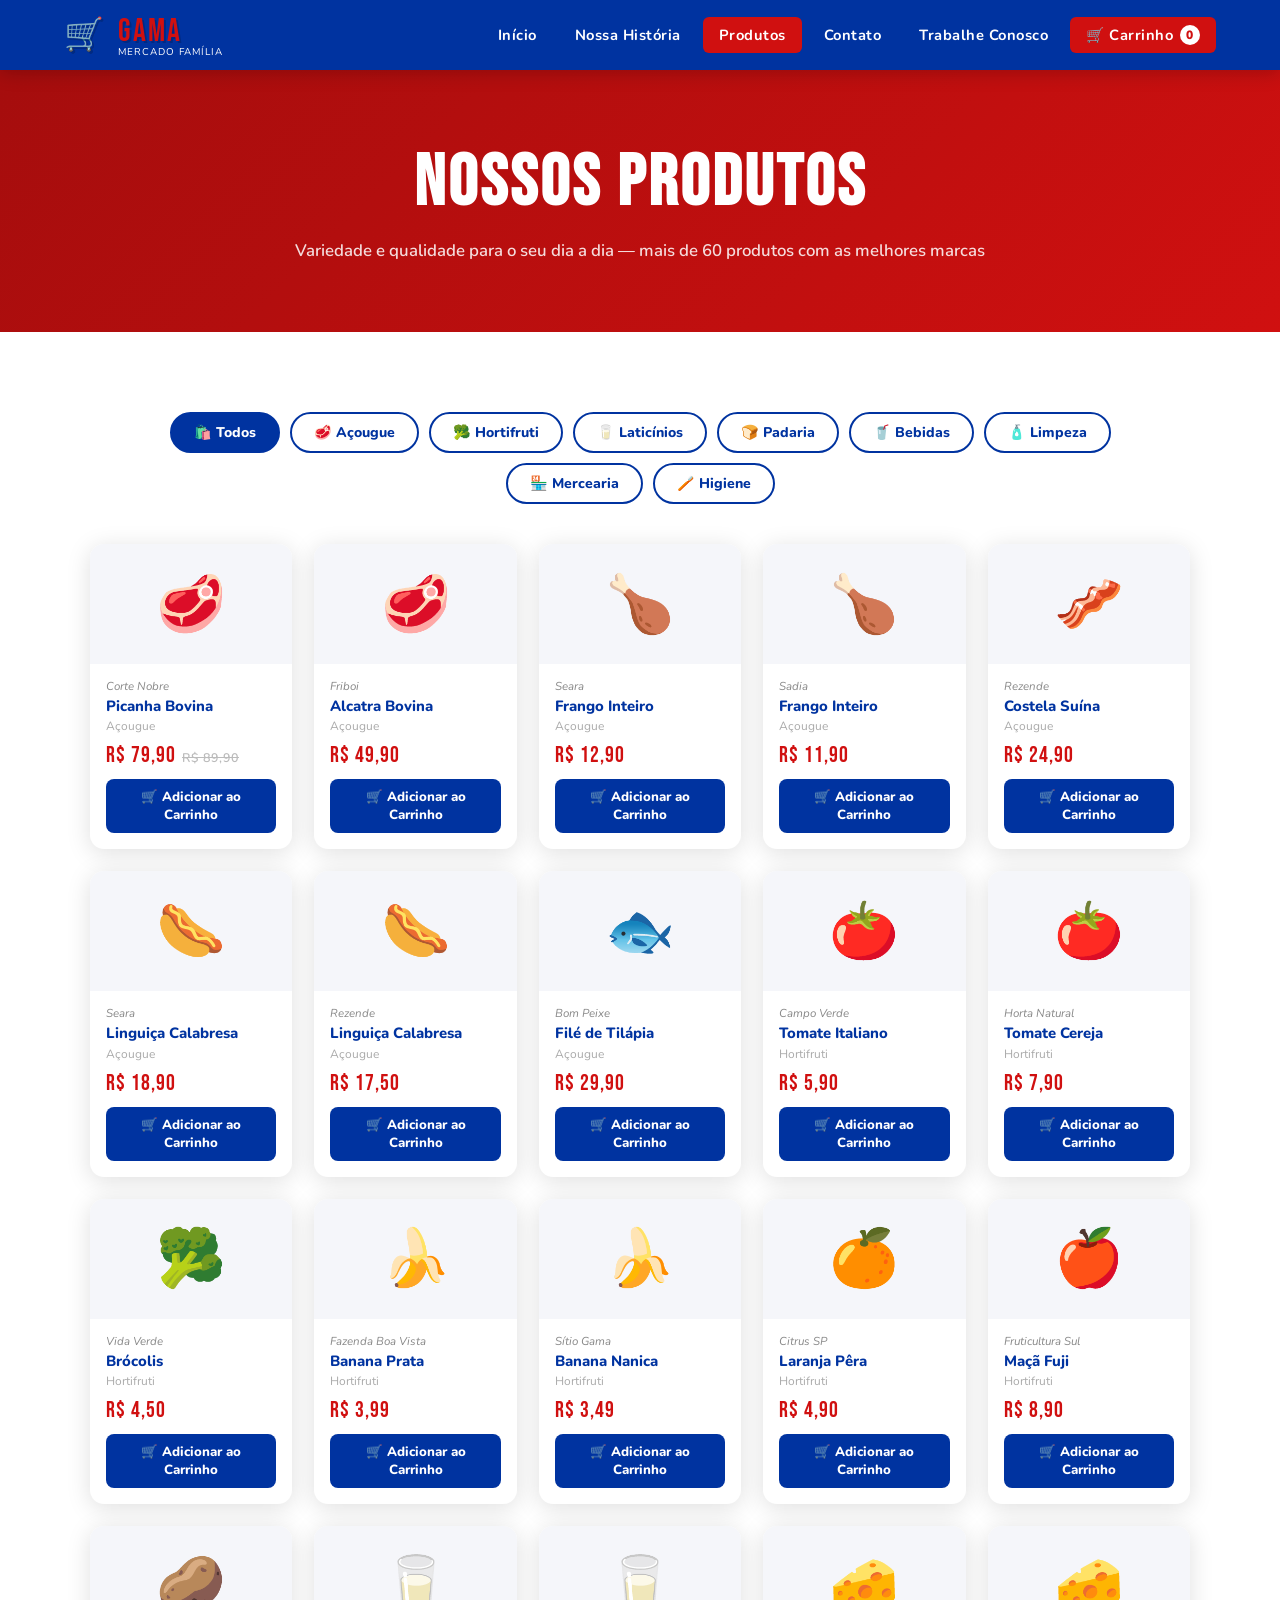
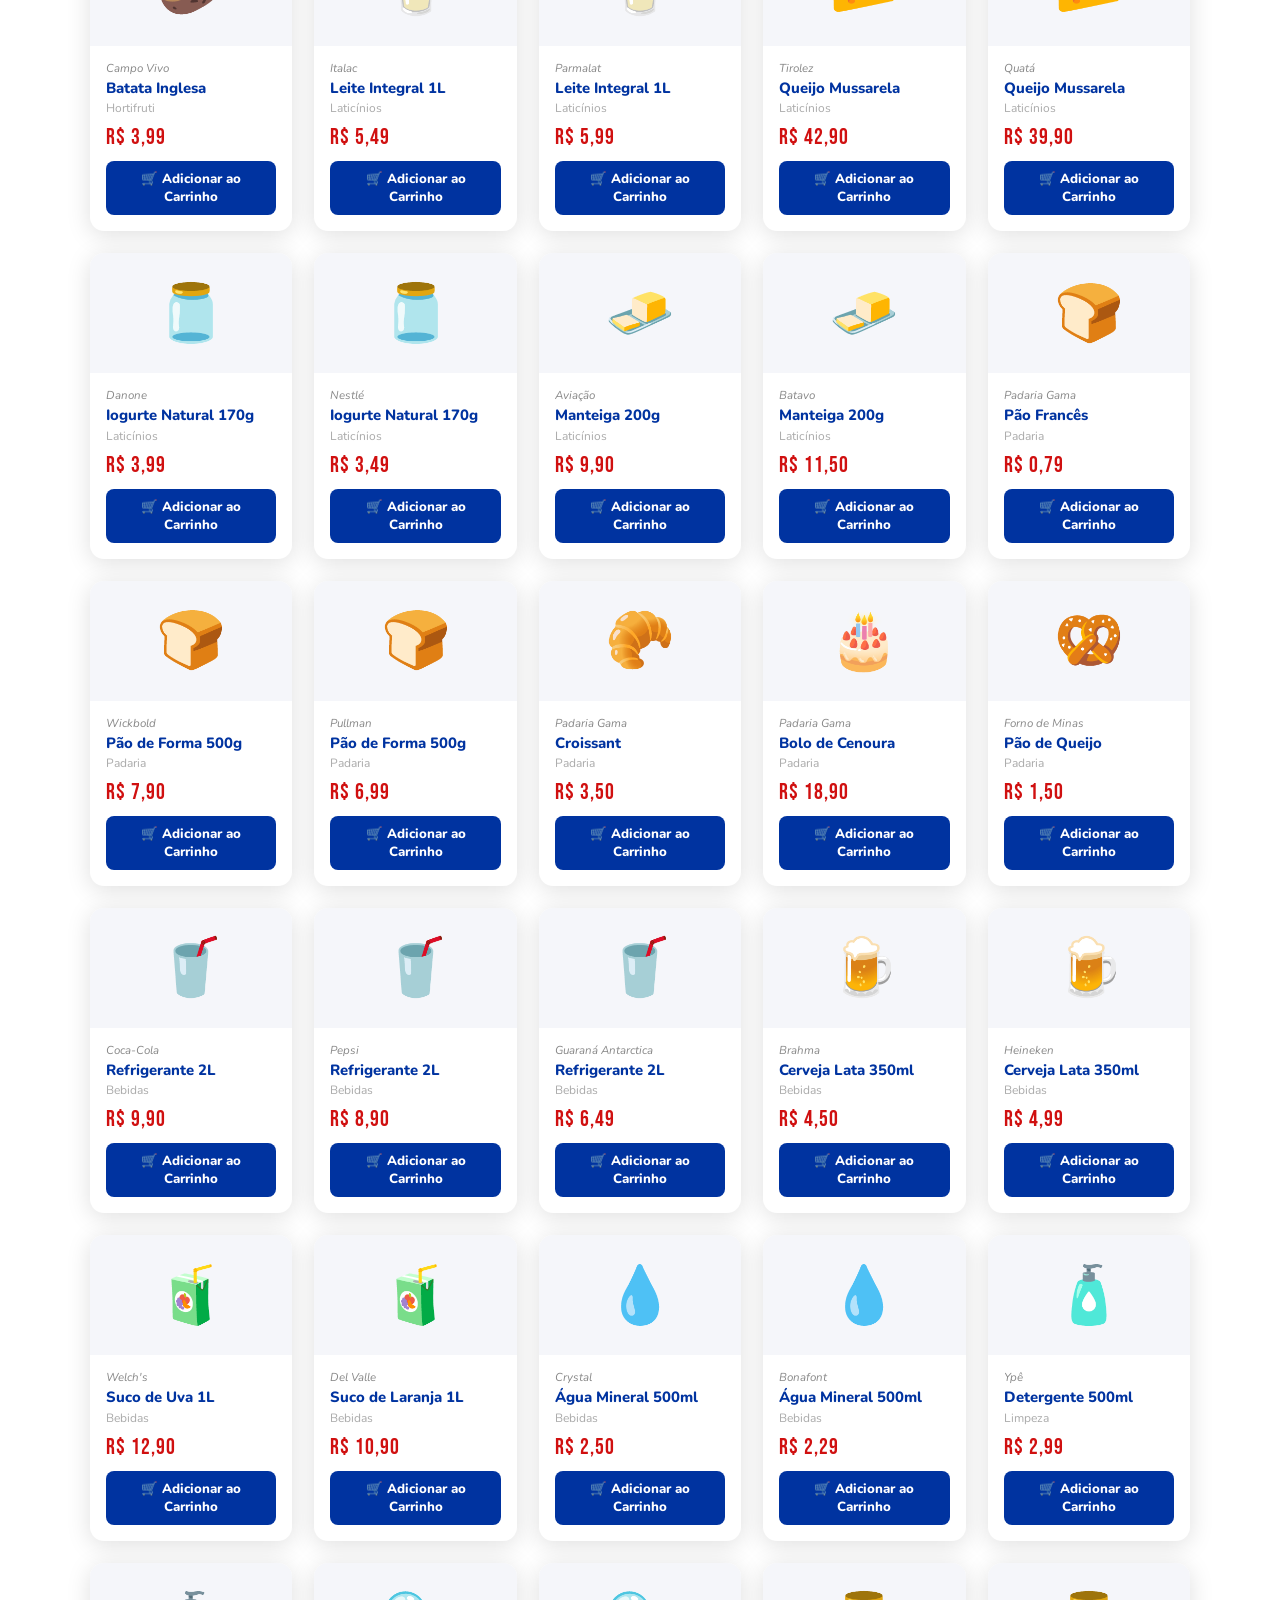
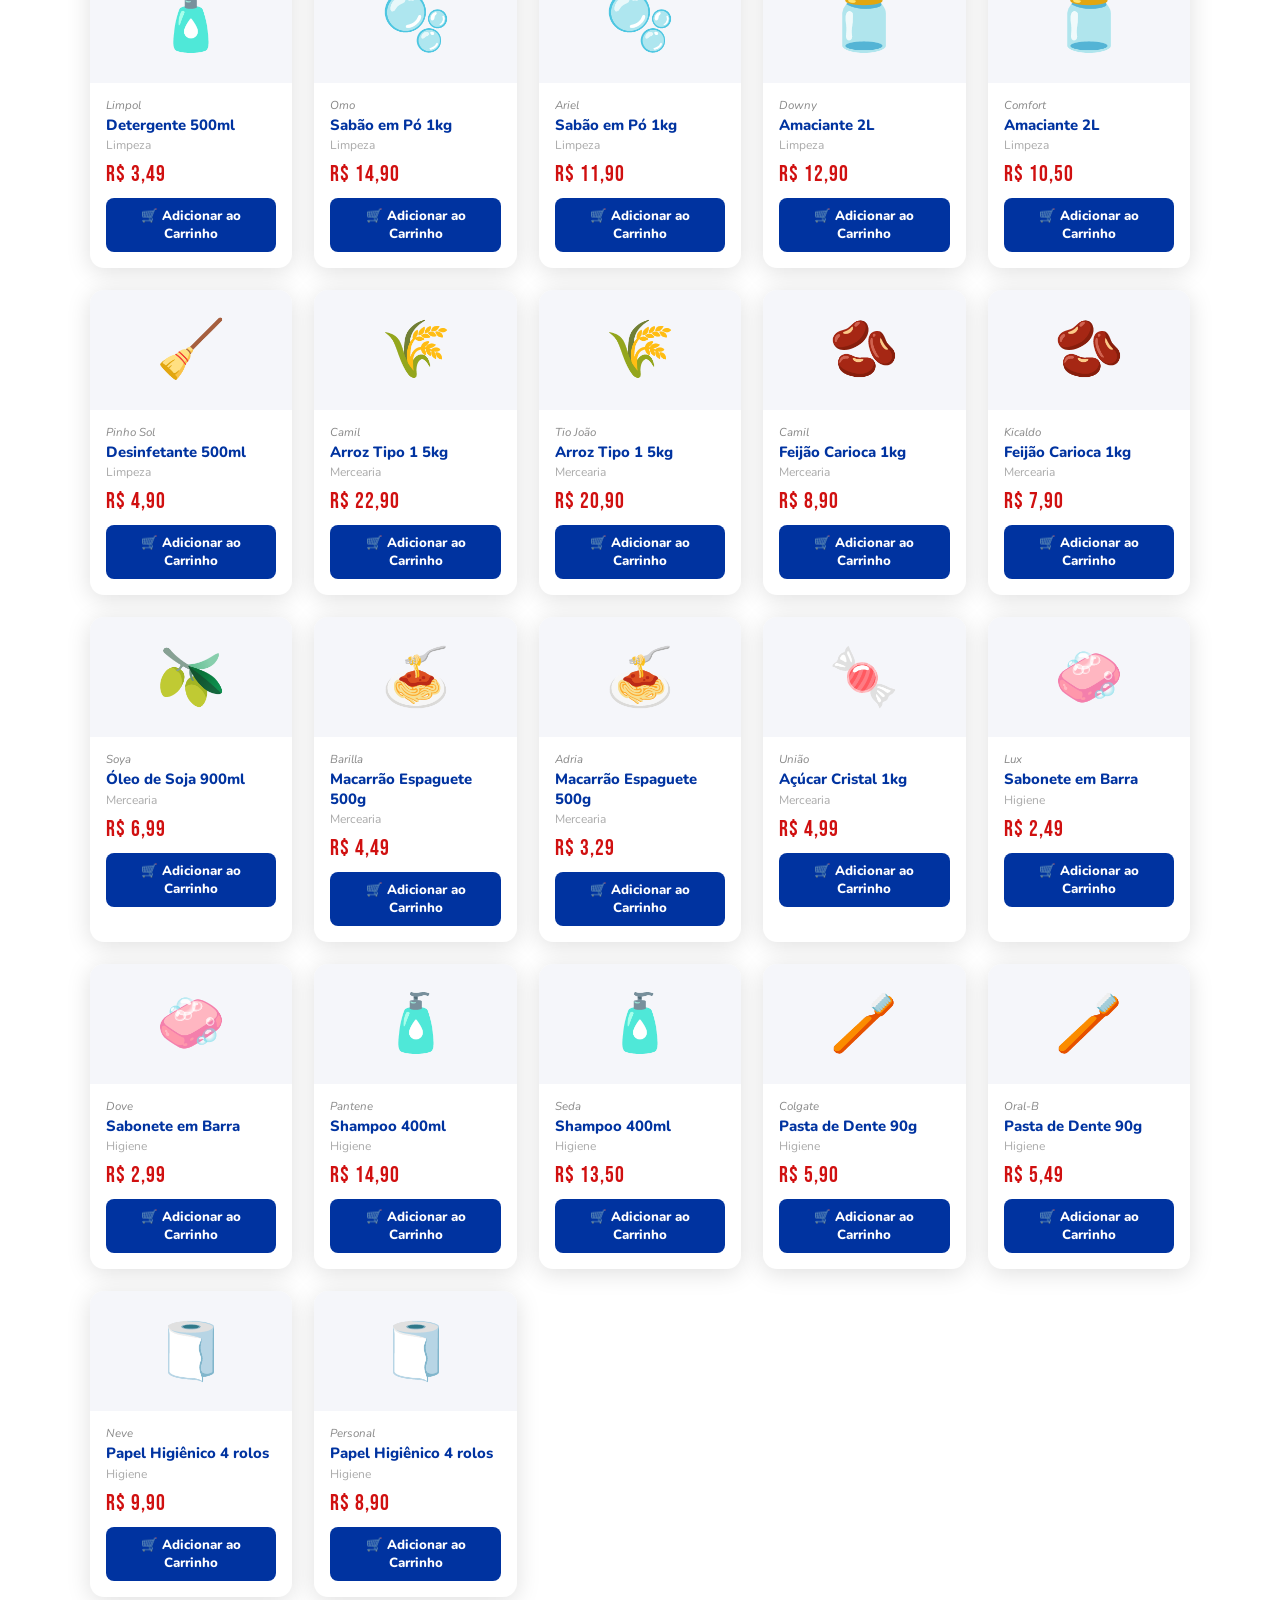
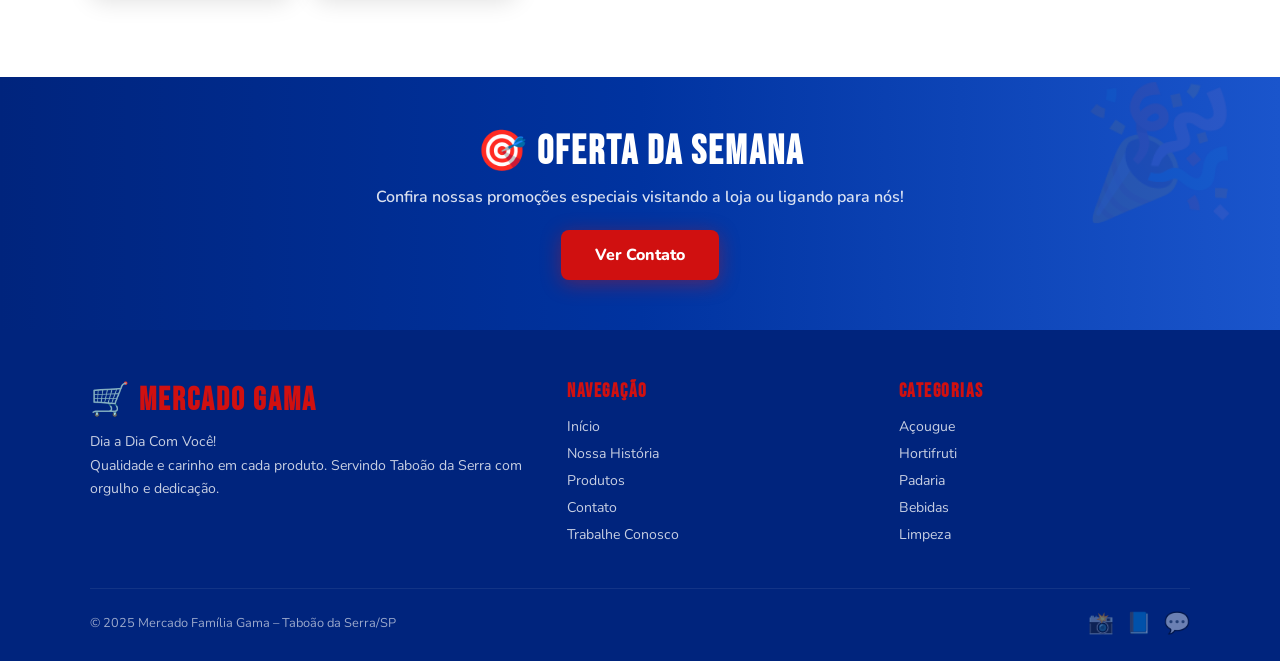
<file: pages/produtos.html>
<!DOCTYPE html>
<html lang="pt-BR">

<head>
  <meta charset="UTF-8" />
  <link rel="stylesheet" href="../css/style.css" />
  <meta name="viewport" content="width=device-width, initial-scale=1.0" />
  <title>Produtos – Mercado Família Gama</title>
</head>

<body>

  <!-- HEADER -->
  <header>
    <nav>
      <a class="logo-nav" href="../index.html">
        <span class="cart-icon">🛒</span>
        <div>
          <span>GAMA</span>
          <small>Mercado Família</small>
        </div>
      </a>
      <ul class="nav-links" id="navLinks">
        <li><a href="../index.html">Início</a></li>
        <li><a href="historia.html">Nossa História</a></li>
        <li><a href="produtos.html" class="active">Produtos</a></li>
        <li><a href="contato.html">Contato</a></li>
        <li><a href="trabalhe-conosco.html">Trabalhe Conosco</a></li>
        <li>
          <a class="btn-carrinho-nav" href="carrinho.html">
            🛒 Carrinho <span class="cart-count-badge" id="cartBadge">0</span>
          </a>
        </li>
      </ul>
      <div class="hamburger" id="hamburger" onclick="toggleMenu()">
        <span></span><span></span><span></span>
      </div>
    </nav>
  </header>

  <!-- HERO -->
  <section class="produtos-hero">
    <h1>NOSSOS PRODUTOS</h1>
    <p>Variedade e qualidade para o seu dia a dia — mais de 60 produtos com as melhores marcas</p>
  </section>

  <!-- GRID DE PRODUTOS -->
  <section class="section">
    <div class="filter-bar" id="filterBar">
      <button class="filter-btn active" onclick="filterProd('todos', this)">🛍️ Todos</button>
      <button class="filter-btn" onclick="filterProd('acougue', this)">🥩 Açougue</button>
      <button class="filter-btn" onclick="filterProd('hortifruti', this)">🥦 Hortifruti</button>
      <button class="filter-btn" onclick="filterProd('laticinios', this)">🥛 Laticínios</button>
      <button class="filter-btn" onclick="filterProd('padaria', this)">🍞 Padaria</button>
      <button class="filter-btn" onclick="filterProd('bebidas', this)">🥤 Bebidas</button>
      <button class="filter-btn" onclick="filterProd('limpeza', this)">🧴 Limpeza</button>
      <button class="filter-btn" onclick="filterProd('mercearia', this)">🏪 Mercearia</button>
      <button class="filter-btn" onclick="filterProd('higiene', this)">🪥 Higiene</button>
    </div>

    <div class="produtos-grid" id="produtosGrid">

      <!-- ═══════════ AÇOUGUE ═══════════ -->
      <div class="produto-card" data-cat="acougue" data-id="p1" data-nome="Picanha Bovina" data-preco="79.90"
        data-unidade="/kg">
        <div class="produto-thumb">🥩</div>
        <div class="produto-info">
          <div class="produto-marca">Corte Nobre</div>
          <h4>Picanha Bovina</h4>
          <div class="cat">Açougue</div>
          <div class="produto-preco">R$ 79,90<span class="produto-preco-antigo">R$ 89,90</span></div>
          <button class="btn-add-carrinho" onclick="addCarrinho(this)">🛒 Adicionar ao Carrinho</button>
        </div>
      </div>

      <div class="produto-card" data-cat="acougue" data-id="p2" data-nome="Alcatra Bovina" data-preco="49.90"
        data-unidade="/kg">
        <div class="produto-thumb">🥩</div>
        <div class="produto-info">
          <div class="produto-marca">Friboi</div>
          <h4>Alcatra Bovina</h4>
          <div class="cat">Açougue</div>
          <div class="produto-preco">R$ 49,90</div>
          <button class="btn-add-carrinho" onclick="addCarrinho(this)">🛒 Adicionar ao Carrinho</button>
        </div>
      </div>

      <div class="produto-card" data-cat="acougue" data-id="p3" data-nome="Frango Inteiro" data-preco="12.90"
        data-unidade="/kg">
        <div class="produto-thumb">🍗</div>
        <div class="produto-info">
          <div class="produto-marca">Seara</div>
          <h4>Frango Inteiro</h4>
          <div class="cat">Açougue</div>
          <div class="produto-preco">R$ 12,90</div>
          <button class="btn-add-carrinho" onclick="addCarrinho(this)">🛒 Adicionar ao Carrinho</button>
        </div>
      </div>

      <div class="produto-card" data-cat="acougue" data-id="p4" data-nome="Frango Inteiro" data-preco="11.90"
        data-unidade="/kg">
        <div class="produto-thumb">🍗</div>
        <div class="produto-info">
          <div class="produto-marca">Sadia</div>
          <h4>Frango Inteiro</h4>
          <div class="cat">Açougue</div>
          <div class="produto-preco">R$ 11,90</div>
          <button class="btn-add-carrinho" onclick="addCarrinho(this)">🛒 Adicionar ao Carrinho</button>
        </div>
      </div>

      <div class="produto-card" data-cat="acougue" data-id="p5" data-nome="Costela Suína" data-preco="24.90"
        data-unidade="/kg">
        <div class="produto-thumb">🥓</div>
        <div class="produto-info">
          <div class="produto-marca">Rezende</div>
          <h4>Costela Suína</h4>
          <div class="cat">Açougue</div>
          <div class="produto-preco">R$ 24,90</div>
          <button class="btn-add-carrinho" onclick="addCarrinho(this)">🛒 Adicionar ao Carrinho</button>
        </div>
      </div>

      <div class="produto-card" data-cat="acougue" data-id="p6" data-nome="Linguiça Calabresa" data-preco="18.90"
        data-unidade="/kg">
        <div class="produto-thumb">🌭</div>
        <div class="produto-info">
          <div class="produto-marca">Seara</div>
          <h4>Linguiça Calabresa</h4>
          <div class="cat">Açougue</div>
          <div class="produto-preco">R$ 18,90</div>
          <button class="btn-add-carrinho" onclick="addCarrinho(this)">🛒 Adicionar ao Carrinho</button>
        </div>
      </div>

      <div class="produto-card" data-cat="acougue" data-id="p7" data-nome="Linguiça Calabresa" data-preco="17.50"
        data-unidade="/kg">
        <div class="produto-thumb">🌭</div>
        <div class="produto-info">
          <div class="produto-marca">Rezende</div>
          <h4>Linguiça Calabresa</h4>
          <div class="cat">Açougue</div>
          <div class="produto-preco">R$ 17,50</div>
          <button class="btn-add-carrinho" onclick="addCarrinho(this)">🛒 Adicionar ao Carrinho</button>
        </div>
      </div>

      <div class="produto-card" data-cat="acougue" data-id="p8" data-nome="Filé de Tilápia" data-preco="29.90"
        data-unidade="/kg">
        <div class="produto-thumb">🐟</div>
        <div class="produto-info">
          <div class="produto-marca">Bom Peixe</div>
          <h4>Filé de Tilápia</h4>
          <div class="cat">Açougue</div>
          <div class="produto-preco">R$ 29,90</div>
          <button class="btn-add-carrinho" onclick="addCarrinho(this)">🛒 Adicionar ao Carrinho</button>
        </div>
      </div>

      <!-- ═══════════ HORTIFRUTI ═══════════ -->
      <div class="produto-card" data-cat="hortifruti" data-id="p9" data-nome="Tomate Italiano" data-preco="5.90"
        data-unidade="/kg">
        <div class="produto-thumb">🍅</div>
        <div class="produto-info">
          <div class="produto-marca">Campo Verde</div>
          <h4>Tomate Italiano</h4>
          <div class="cat">Hortifruti</div>
          <div class="produto-preco">R$ 5,90</div>
          <button class="btn-add-carrinho" onclick="addCarrinho(this)">🛒 Adicionar ao Carrinho</button>
        </div>
      </div>

      <div class="produto-card" data-cat="hortifruti" data-id="p10" data-nome="Tomate Cereja" data-preco="7.90"
        data-unidade="/bandeja">
        <div class="produto-thumb">🍅</div>
        <div class="produto-info">
          <div class="produto-marca">Horta Natural</div>
          <h4>Tomate Cereja</h4>
          <div class="cat">Hortifruti</div>
          <div class="produto-preco">R$ 7,90</div>
          <button class="btn-add-carrinho" onclick="addCarrinho(this)">🛒 Adicionar ao Carrinho</button>
        </div>
      </div>

      <div class="produto-card" data-cat="hortifruti" data-id="p11" data-nome="Brócolis" data-preco="4.50"
        data-unidade="/un">
        <div class="produto-thumb">🥦</div>
        <div class="produto-info">
          <div class="produto-marca">Vida Verde</div>
          <h4>Brócolis</h4>
          <div class="cat">Hortifruti</div>
          <div class="produto-preco">R$ 4,50</div>
          <button class="btn-add-carrinho" onclick="addCarrinho(this)">🛒 Adicionar ao Carrinho</button>
        </div>
      </div>

      <div class="produto-card" data-cat="hortifruti" data-id="p12" data-nome="Banana Prata" data-preco="3.99"
        data-unidade="/kg">
        <div class="produto-thumb">🍌</div>
        <div class="produto-info">
          <div class="produto-marca">Fazenda Boa Vista</div>
          <h4>Banana Prata</h4>
          <div class="cat">Hortifruti</div>
          <div class="produto-preco">R$ 3,99</div>
          <button class="btn-add-carrinho" onclick="addCarrinho(this)">🛒 Adicionar ao Carrinho</button>
        </div>
      </div>

      <div class="produto-card" data-cat="hortifruti" data-id="p13" data-nome="Banana Nanica" data-preco="3.49"
        data-unidade="/kg">
        <div class="produto-thumb">🍌</div>
        <div class="produto-info">
          <div class="produto-marca">Sítio Gama</div>
          <h4>Banana Nanica</h4>
          <div class="cat">Hortifruti</div>
          <div class="produto-preco">R$ 3,49</div>
          <button class="btn-add-carrinho" onclick="addCarrinho(this)">🛒 Adicionar ao Carrinho</button>
        </div>
      </div>

      <div class="produto-card" data-cat="hortifruti" data-id="p14" data-nome="Laranja Pêra" data-preco="4.90"
        data-unidade="/kg">
        <div class="produto-thumb">🍊</div>
        <div class="produto-info">
          <div class="produto-marca">Citrus SP</div>
          <h4>Laranja Pêra</h4>
          <div class="cat">Hortifruti</div>
          <div class="produto-preco">R$ 4,90</div>
          <button class="btn-add-carrinho" onclick="addCarrinho(this)">🛒 Adicionar ao Carrinho</button>
        </div>
      </div>

      <div class="produto-card" data-cat="hortifruti" data-id="p15" data-nome="Maçã Fuji" data-preco="8.90"
        data-unidade="/kg">
        <div class="produto-thumb">🍎</div>
        <div class="produto-info">
          <div class="produto-marca">Fruticultura Sul</div>
          <h4>Maçã Fuji</h4>
          <div class="cat">Hortifruti</div>
          <div class="produto-preco">R$ 8,90</div>
          <button class="btn-add-carrinho" onclick="addCarrinho(this)">🛒 Adicionar ao Carrinho</button>
        </div>
      </div>

      <div class="produto-card" data-cat="hortifruti" data-id="p16" data-nome="Batata Inglesa" data-preco="3.99"
        data-unidade="/kg">
        <div class="produto-thumb">🥔</div>
        <div class="produto-info">
          <div class="produto-marca">Campo Vivo</div>
          <h4>Batata Inglesa</h4>
          <div class="cat">Hortifruti</div>
          <div class="produto-preco">R$ 3,99</div>
          <button class="btn-add-carrinho" onclick="addCarrinho(this)">🛒 Adicionar ao Carrinho</button>
        </div>
      </div>

      <!-- ═══════════ LATICÍNIOS ═══════════ -->
      <div class="produto-card" data-cat="laticinios" data-id="p17" data-nome="Leite Integral 1L" data-preco="5.49"
        data-unidade="/un">
        <div class="produto-thumb">🥛</div>
        <div class="produto-info">
          <div class="produto-marca">Italac</div>
          <h4>Leite Integral 1L</h4>
          <div class="cat">Laticínios</div>
          <div class="produto-preco">R$ 5,49</div>
          <button class="btn-add-carrinho" onclick="addCarrinho(this)">🛒 Adicionar ao Carrinho</button>
        </div>
      </div>

      <div class="produto-card" data-cat="laticinios" data-id="p18" data-nome="Leite Integral 1L" data-preco="5.99"
        data-unidade="/un">
        <div class="produto-thumb">🥛</div>
        <div class="produto-info">
          <div class="produto-marca">Parmalat</div>
          <h4>Leite Integral 1L</h4>
          <div class="cat">Laticínios</div>
          <div class="produto-preco">R$ 5,99</div>
          <button class="btn-add-carrinho" onclick="addCarrinho(this)">🛒 Adicionar ao Carrinho</button>
        </div>
      </div>

      <div class="produto-card" data-cat="laticinios" data-id="p19" data-nome="Queijo Mussarela" data-preco="42.90"
        data-unidade="/kg">
        <div class="produto-thumb">🧀</div>
        <div class="produto-info">
          <div class="produto-marca">Tirolez</div>
          <h4>Queijo Mussarela</h4>
          <div class="cat">Laticínios</div>
          <div class="produto-preco">R$ 42,90</div>
          <button class="btn-add-carrinho" onclick="addCarrinho(this)">🛒 Adicionar ao Carrinho</button>
        </div>
      </div>

      <div class="produto-card" data-cat="laticinios" data-id="p20" data-nome="Queijo Mussarela" data-preco="39.90"
        data-unidade="/kg">
        <div class="produto-thumb">🧀</div>
        <div class="produto-info">
          <div class="produto-marca">Quatá</div>
          <h4>Queijo Mussarela</h4>
          <div class="cat">Laticínios</div>
          <div class="produto-preco">R$ 39,90</div>
          <button class="btn-add-carrinho" onclick="addCarrinho(this)">🛒 Adicionar ao Carrinho</button>
        </div>
      </div>

      <div class="produto-card" data-cat="laticinios" data-id="p21" data-nome="Iogurte Natural 170g" data-preco="3.99"
        data-unidade="/un">
        <div class="produto-thumb">🫙</div>
        <div class="produto-info">
          <div class="produto-marca">Danone</div>
          <h4>Iogurte Natural 170g</h4>
          <div class="cat">Laticínios</div>
          <div class="produto-preco">R$ 3,99</div>
          <button class="btn-add-carrinho" onclick="addCarrinho(this)">🛒 Adicionar ao Carrinho</button>
        </div>
      </div>

      <div class="produto-card" data-cat="laticinios" data-id="p22" data-nome="Iogurte Natural 170g" data-preco="3.49"
        data-unidade="/un">
        <div class="produto-thumb">🫙</div>
        <div class="produto-info">
          <div class="produto-marca">Nestlé</div>
          <h4>Iogurte Natural 170g</h4>
          <div class="cat">Laticínios</div>
          <div class="produto-preco">R$ 3,49</div>
          <button class="btn-add-carrinho" onclick="addCarrinho(this)">🛒 Adicionar ao Carrinho</button>
        </div>
      </div>

      <div class="produto-card" data-cat="laticinios" data-id="p23" data-nome="Manteiga 200g" data-preco="9.90"
        data-unidade="/un">
        <div class="produto-thumb">🧈</div>
        <div class="produto-info">
          <div class="produto-marca">Aviação</div>
          <h4>Manteiga 200g</h4>
          <div class="cat">Laticínios</div>
          <div class="produto-preco">R$ 9,90</div>
          <button class="btn-add-carrinho" onclick="addCarrinho(this)">🛒 Adicionar ao Carrinho</button>
        </div>
      </div>

      <div class="produto-card" data-cat="laticinios" data-id="p24" data-nome="Manteiga 200g" data-preco="11.50"
        data-unidade="/un">
        <div class="produto-thumb">🧈</div>
        <div class="produto-info">
          <div class="produto-marca">Batavo</div>
          <h4>Manteiga 200g</h4>
          <div class="cat">Laticínios</div>
          <div class="produto-preco">R$ 11,50</div>
          <button class="btn-add-carrinho" onclick="addCarrinho(this)">🛒 Adicionar ao Carrinho</button>
        </div>
      </div>

      <!-- ═══════════ PADARIA ═══════════ -->
      <div class="produto-card" data-cat="padaria" data-id="p25" data-nome="Pão Francês" data-preco="0.79"
        data-unidade="/un">
        <div class="produto-thumb">🍞</div>
        <div class="produto-info">
          <div class="produto-marca">Padaria Gama</div>
          <h4>Pão Francês</h4>
          <div class="cat">Padaria</div>
          <div class="produto-preco">R$ 0,79</div>
          <button class="btn-add-carrinho" onclick="addCarrinho(this)">🛒 Adicionar ao Carrinho</button>
        </div>
      </div>

      <div class="produto-card" data-cat="padaria" data-id="p26" data-nome="Pão de Forma 500g" data-preco="7.90"
        data-unidade="/un">
        <div class="produto-thumb">🍞</div>
        <div class="produto-info">
          <div class="produto-marca">Wickbold</div>
          <h4>Pão de Forma 500g</h4>
          <div class="cat">Padaria</div>
          <div class="produto-preco">R$ 7,90</div>
          <button class="btn-add-carrinho" onclick="addCarrinho(this)">🛒 Adicionar ao Carrinho</button>
        </div>
      </div>

      <div class="produto-card" data-cat="padaria" data-id="p27" data-nome="Pão de Forma 500g" data-preco="6.99"
        data-unidade="/un">
        <div class="produto-thumb">🍞</div>
        <div class="produto-info">
          <div class="produto-marca">Pullman</div>
          <h4>Pão de Forma 500g</h4>
          <div class="cat">Padaria</div>
          <div class="produto-preco">R$ 6,99</div>
          <button class="btn-add-carrinho" onclick="addCarrinho(this)">🛒 Adicionar ao Carrinho</button>
        </div>
      </div>

      <div class="produto-card" data-cat="padaria" data-id="p28" data-nome="Croissant" data-preco="3.50"
        data-unidade="/un">
        <div class="produto-thumb">🥐</div>
        <div class="produto-info">
          <div class="produto-marca">Padaria Gama</div>
          <h4>Croissant</h4>
          <div class="cat">Padaria</div>
          <div class="produto-preco">R$ 3,50</div>
          <button class="btn-add-carrinho" onclick="addCarrinho(this)">🛒 Adicionar ao Carrinho</button>
        </div>
      </div>

      <div class="produto-card" data-cat="padaria" data-id="p29" data-nome="Bolo de Cenoura" data-preco="18.90"
        data-unidade="/un">
        <div class="produto-thumb">🎂</div>
        <div class="produto-info">
          <div class="produto-marca">Padaria Gama</div>
          <h4>Bolo de Cenoura</h4>
          <div class="cat">Padaria</div>
          <div class="produto-preco">R$ 18,90</div>
          <button class="btn-add-carrinho" onclick="addCarrinho(this)">🛒 Adicionar ao Carrinho</button>
        </div>
      </div>

      <div class="produto-card" data-cat="padaria" data-id="p30" data-nome="Pão de Queijo" data-preco="1.50"
        data-unidade="/un">
        <div class="produto-thumb">🥨</div>
        <div class="produto-info">
          <div class="produto-marca">Forno de Minas</div>
          <h4>Pão de Queijo</h4>
          <div class="cat">Padaria</div>
          <div class="produto-preco">R$ 1,50</div>
          <button class="btn-add-carrinho" onclick="addCarrinho(this)">🛒 Adicionar ao Carrinho</button>
        </div>
      </div>

      <!-- ═══════════ BEBIDAS ═══════════ -->
      <div class="produto-card" data-cat="bebidas" data-id="p31" data-nome="Refrigerante 2L" data-preco="9.90"
        data-unidade="/un">
        <div class="produto-thumb">🥤</div>
        <div class="produto-info">
          <div class="produto-marca">Coca-Cola</div>
          <h4>Refrigerante 2L</h4>
          <div class="cat">Bebidas</div>
          <div class="produto-preco">R$ 9,90</div>
          <button class="btn-add-carrinho" onclick="addCarrinho(this)">🛒 Adicionar ao Carrinho</button>
        </div>
      </div>

      <div class="produto-card" data-cat="bebidas" data-id="p32" data-nome="Refrigerante 2L" data-preco="8.90"
        data-unidade="/un">
        <div class="produto-thumb">🥤</div>
        <div class="produto-info">
          <div class="produto-marca">Pepsi</div>
          <h4>Refrigerante 2L</h4>
          <div class="cat">Bebidas</div>
          <div class="produto-preco">R$ 8,90</div>
          <button class="btn-add-carrinho" onclick="addCarrinho(this)">🛒 Adicionar ao Carrinho</button>
        </div>
      </div>

      <div class="produto-card" data-cat="bebidas" data-id="p33" data-nome="Refrigerante 2L" data-preco="6.49"
        data-unidade="/un">
        <div class="produto-thumb">🥤</div>
        <div class="produto-info">
          <div class="produto-marca">Guaraná Antarctica</div>
          <h4>Refrigerante 2L</h4>
          <div class="cat">Bebidas</div>
          <div class="produto-preco">R$ 6,49</div>
          <button class="btn-add-carrinho" onclick="addCarrinho(this)">🛒 Adicionar ao Carrinho</button>
        </div>
      </div>

      <div class="produto-card" data-cat="bebidas" data-id="p34" data-nome="Cerveja Lata 350ml" data-preco="4.50"
        data-unidade="/un">
        <div class="produto-thumb">🍺</div>
        <div class="produto-info">
          <div class="produto-marca">Brahma</div>
          <h4>Cerveja Lata 350ml</h4>
          <div class="cat">Bebidas</div>
          <div class="produto-preco">R$ 4,50</div>
          <button class="btn-add-carrinho" onclick="addCarrinho(this)">🛒 Adicionar ao Carrinho</button>
        </div>
      </div>

      <div class="produto-card" data-cat="bebidas" data-id="p35" data-nome="Cerveja Lata 350ml" data-preco="4.99"
        data-unidade="/un">
        <div class="produto-thumb">🍺</div>
        <div class="produto-info">
          <div class="produto-marca">Heineken</div>
          <h4>Cerveja Lata 350ml</h4>
          <div class="cat">Bebidas</div>
          <div class="produto-preco">R$ 4,99</div>
          <button class="btn-add-carrinho" onclick="addCarrinho(this)">🛒 Adicionar ao Carrinho</button>
        </div>
      </div>

      <div class="produto-card" data-cat="bebidas" data-id="p36" data-nome="Suco de Uva 1L" data-preco="12.90"
        data-unidade="/un">
        <div class="produto-thumb">🧃</div>
        <div class="produto-info">
          <div class="produto-marca">Welch's</div>
          <h4>Suco de Uva 1L</h4>
          <div class="cat">Bebidas</div>
          <div class="produto-preco">R$ 12,90</div>
          <button class="btn-add-carrinho" onclick="addCarrinho(this)">🛒 Adicionar ao Carrinho</button>
        </div>
      </div>

      <div class="produto-card" data-cat="bebidas" data-id="p37" data-nome="Suco de Laranja 1L" data-preco="10.90"
        data-unidade="/un">
        <div class="produto-thumb">🧃</div>
        <div class="produto-info">
          <div class="produto-marca">Del Valle</div>
          <h4>Suco de Laranja 1L</h4>
          <div class="cat">Bebidas</div>
          <div class="produto-preco">R$ 10,90</div>
          <button class="btn-add-carrinho" onclick="addCarrinho(this)">🛒 Adicionar ao Carrinho</button>
        </div>
      </div>

      <div class="produto-card" data-cat="bebidas" data-id="p38" data-nome="Água Mineral 500ml" data-preco="2.50"
        data-unidade="/un">
        <div class="produto-thumb">💧</div>
        <div class="produto-info">
          <div class="produto-marca">Crystal</div>
          <h4>Água Mineral 500ml</h4>
          <div class="cat">Bebidas</div>
          <div class="produto-preco">R$ 2,50</div>
          <button class="btn-add-carrinho" onclick="addCarrinho(this)">🛒 Adicionar ao Carrinho</button>
        </div>
      </div>

      <div class="produto-card" data-cat="bebidas" data-id="p39" data-nome="Água Mineral 500ml" data-preco="2.29"
        data-unidade="/un">
        <div class="produto-thumb">💧</div>
        <div class="produto-info">
          <div class="produto-marca">Bonafont</div>
          <h4>Água Mineral 500ml</h4>
          <div class="cat">Bebidas</div>
          <div class="produto-preco">R$ 2,29</div>
          <button class="btn-add-carrinho" onclick="addCarrinho(this)">🛒 Adicionar ao Carrinho</button>
        </div>
      </div>

      <!-- ═══════════ LIMPEZA ═══════════ -->
      <div class="produto-card" data-cat="limpeza" data-id="p40" data-nome="Detergente 500ml" data-preco="2.99"
        data-unidade="/un">
        <div class="produto-thumb">🧴</div>
        <div class="produto-info">
          <div class="produto-marca">Ypê</div>
          <h4>Detergente 500ml</h4>
          <div class="cat">Limpeza</div>
          <div class="produto-preco">R$ 2,99</div>
          <button class="btn-add-carrinho" onclick="addCarrinho(this)">🛒 Adicionar ao Carrinho</button>
        </div>
      </div>

      <div class="produto-card" data-cat="limpeza" data-id="p41" data-nome="Detergente 500ml" data-preco="3.49"
        data-unidade="/un">
        <div class="produto-thumb">🧴</div>
        <div class="produto-info">
          <div class="produto-marca">Limpol</div>
          <h4>Detergente 500ml</h4>
          <div class="cat">Limpeza</div>
          <div class="produto-preco">R$ 3,49</div>
          <button class="btn-add-carrinho" onclick="addCarrinho(this)">🛒 Adicionar ao Carrinho</button>
        </div>
      </div>

      <div class="produto-card" data-cat="limpeza" data-id="p42" data-nome="Sabão em Pó 1kg" data-preco="14.90"
        data-unidade="/un">
        <div class="produto-thumb">🫧</div>
        <div class="produto-info">
          <div class="produto-marca">Omo</div>
          <h4>Sabão em Pó 1kg</h4>
          <div class="cat">Limpeza</div>
          <div class="produto-preco">R$ 14,90</div>
          <button class="btn-add-carrinho" onclick="addCarrinho(this)">🛒 Adicionar ao Carrinho</button>
        </div>
      </div>

      <div class="produto-card" data-cat="limpeza" data-id="p43" data-nome="Sabão em Pó 1kg" data-preco="11.90"
        data-unidade="/un">
        <div class="produto-thumb">🫧</div>
        <div class="produto-info">
          <div class="produto-marca">Ariel</div>
          <h4>Sabão em Pó 1kg</h4>
          <div class="cat">Limpeza</div>
          <div class="produto-preco">R$ 11,90</div>
          <button class="btn-add-carrinho" onclick="addCarrinho(this)">🛒 Adicionar ao Carrinho</button>
        </div>
      </div>

      <div class="produto-card" data-cat="limpeza" data-id="p44" data-nome="Amaciante 2L" data-preco="12.90"
        data-unidade="/un">
        <div class="produto-thumb">🫙</div>
        <div class="produto-info">
          <div class="produto-marca">Downy</div>
          <h4>Amaciante 2L</h4>
          <div class="cat">Limpeza</div>
          <div class="produto-preco">R$ 12,90</div>
          <button class="btn-add-carrinho" onclick="addCarrinho(this)">🛒 Adicionar ao Carrinho</button>
        </div>
      </div>

      <div class="produto-card" data-cat="limpeza" data-id="p45" data-nome="Amaciante 2L" data-preco="10.50"
        data-unidade="/un">
        <div class="produto-thumb">🫙</div>
        <div class="produto-info">
          <div class="produto-marca">Comfort</div>
          <h4>Amaciante 2L</h4>
          <div class="cat">Limpeza</div>
          <div class="produto-preco">R$ 10,50</div>
          <button class="btn-add-carrinho" onclick="addCarrinho(this)">🛒 Adicionar ao Carrinho</button>
        </div>
      </div>

      <div class="produto-card" data-cat="limpeza" data-id="p46" data-nome="Desinfetante 500ml" data-preco="4.90"
        data-unidade="/un">
        <div class="produto-thumb">🧹</div>
        <div class="produto-info">
          <div class="produto-marca">Pinho Sol</div>
          <h4>Desinfetante 500ml</h4>
          <div class="cat">Limpeza</div>
          <div class="produto-preco">R$ 4,90</div>
          <button class="btn-add-carrinho" onclick="addCarrinho(this)">🛒 Adicionar ao Carrinho</button>
        </div>
      </div>

      <!-- ═══════════ MERCEARIA ═══════════ -->
      <div class="produto-card" data-cat="mercearia" data-id="p47" data-nome="Arroz 5kg" data-preco="22.90"
        data-unidade="/un">
        <div class="produto-thumb">🌾</div>
        <div class="produto-info">
          <div class="produto-marca">Camil</div>
          <h4>Arroz Tipo 1 5kg</h4>
          <div class="cat">Mercearia</div>
          <div class="produto-preco">R$ 22,90</div>
          <button class="btn-add-carrinho" onclick="addCarrinho(this)">🛒 Adicionar ao Carrinho</button>
        </div>
      </div>

      <div class="produto-card" data-cat="mercearia" data-id="p48" data-nome="Arroz 5kg" data-preco="20.90"
        data-unidade="/un">
        <div class="produto-thumb">🌾</div>
        <div class="produto-info">
          <div class="produto-marca">Tio João</div>
          <h4>Arroz Tipo 1 5kg</h4>
          <div class="cat">Mercearia</div>
          <div class="produto-preco">R$ 20,90</div>
          <button class="btn-add-carrinho" onclick="addCarrinho(this)">🛒 Adicionar ao Carrinho</button>
        </div>
      </div>

      <div class="produto-card" data-cat="mercearia" data-id="p49" data-nome="Feijão Carioca 1kg" data-preco="8.90"
        data-unidade="/un">
        <div class="produto-thumb">🫘</div>
        <div class="produto-info">
          <div class="produto-marca">Camil</div>
          <h4>Feijão Carioca 1kg</h4>
          <div class="cat">Mercearia</div>
          <div class="produto-preco">R$ 8,90</div>
          <button class="btn-add-carrinho" onclick="addCarrinho(this)">🛒 Adicionar ao Carrinho</button>
        </div>
      </div>

      <div class="produto-card" data-cat="mercearia" data-id="p50" data-nome="Feijão Carioca 1kg" data-preco="7.90"
        data-unidade="/un">
        <div class="produto-thumb">🫘</div>
        <div class="produto-info">
          <div class="produto-marca">Kicaldo</div>
          <h4>Feijão Carioca 1kg</h4>
          <div class="cat">Mercearia</div>
          <div class="produto-preco">R$ 7,90</div>
          <button class="btn-add-carrinho" onclick="addCarrinho(this)">🛒 Adicionar ao Carrinho</button>
        </div>
      </div>

      <div class="produto-card" data-cat="mercearia" data-id="p51" data-nome="Óleo de Soja 900ml" data-preco="6.99"
        data-unidade="/un">
        <div class="produto-thumb">🫒</div>
        <div class="produto-info">
          <div class="produto-marca">Soya</div>
          <h4>Óleo de Soja 900ml</h4>
          <div class="cat">Mercearia</div>
          <div class="produto-preco">R$ 6,99</div>
          <button class="btn-add-carrinho" onclick="addCarrinho(this)">🛒 Adicionar ao Carrinho</button>
        </div>
      </div>

      <div class="produto-card" data-cat="mercearia" data-id="p52" data-nome="Macarrão Espaguete 500g" data-preco="4.49"
        data-unidade="/un">
        <div class="produto-thumb">🍝</div>
        <div class="produto-info">
          <div class="produto-marca">Barilla</div>
          <h4>Macarrão Espaguete 500g</h4>
          <div class="cat">Mercearia</div>
          <div class="produto-preco">R$ 4,49</div>
          <button class="btn-add-carrinho" onclick="addCarrinho(this)">🛒 Adicionar ao Carrinho</button>
        </div>
      </div>

      <div class="produto-card" data-cat="mercearia" data-id="p53" data-nome="Macarrão Espaguete 500g" data-preco="3.29"
        data-unidade="/un">
        <div class="produto-thumb">🍝</div>
        <div class="produto-info">
          <div class="produto-marca">Adria</div>
          <h4>Macarrão Espaguete 500g</h4>
          <div class="cat">Mercearia</div>
          <div class="produto-preco">R$ 3,29</div>
          <button class="btn-add-carrinho" onclick="addCarrinho(this)">🛒 Adicionar ao Carrinho</button>
        </div>
      </div>

      <div class="produto-card" data-cat="mercearia" data-id="p54" data-nome="Açúcar Cristal 1kg" data-preco="4.99"
        data-unidade="/un">
        <div class="produto-thumb">🍬</div>
        <div class="produto-info">
          <div class="produto-marca">União</div>
          <h4>Açúcar Cristal 1kg</h4>
          <div class="cat">Mercearia</div>
          <div class="produto-preco">R$ 4,99</div>
          <button class="btn-add-carrinho" onclick="addCarrinho(this)">🛒 Adicionar ao Carrinho</button>
        </div>
      </div>

      <!-- ═══════════ HIGIENE ═══════════ -->
      <div class="produto-card" data-cat="higiene" data-id="p55" data-nome="Sabonete em Barra" data-preco="2.49"
        data-unidade="/un">
        <div class="produto-thumb">🧼</div>
        <div class="produto-info">
          <div class="produto-marca">Lux</div>
          <h4>Sabonete em Barra</h4>
          <div class="cat">Higiene</div>
          <div class="produto-preco">R$ 2,49</div>
          <button class="btn-add-carrinho" onclick="addCarrinho(this)">🛒 Adicionar ao Carrinho</button>
        </div>
      </div>

      <div class="produto-card" data-cat="higiene" data-id="p56" data-nome="Sabonete em Barra" data-preco="2.99"
        data-unidade="/un">
        <div class="produto-thumb">🧼</div>
        <div class="produto-info">
          <div class="produto-marca">Dove</div>
          <h4>Sabonete em Barra</h4>
          <div class="cat">Higiene</div>
          <div class="produto-preco">R$ 2,99</div>
          <button class="btn-add-carrinho" onclick="addCarrinho(this)">🛒 Adicionar ao Carrinho</button>
        </div>
      </div>

      <div class="produto-card" data-cat="higiene" data-id="p57" data-nome="Shampoo 400ml" data-preco="14.90"
        data-unidade="/un">
        <div class="produto-thumb">🧴</div>
        <div class="produto-info">
          <div class="produto-marca">Pantene</div>
          <h4>Shampoo 400ml</h4>
          <div class="cat">Higiene</div>
          <div class="produto-preco">R$ 14,90</div>
          <button class="btn-add-carrinho" onclick="addCarrinho(this)">🛒 Adicionar ao Carrinho</button>
        </div>
      </div>

      <div class="produto-card" data-cat="higiene" data-id="p58" data-nome="Shampoo 400ml" data-preco="13.50"
        data-unidade="/un">
        <div class="produto-thumb">🧴</div>
        <div class="produto-info">
          <div class="produto-marca">Seda</div>
          <h4>Shampoo 400ml</h4>
          <div class="cat">Higiene</div>
          <div class="produto-preco">R$ 13,50</div>
          <button class="btn-add-carrinho" onclick="addCarrinho(this)">🛒 Adicionar ao Carrinho</button>
        </div>
      </div>

      <div class="produto-card" data-cat="higiene" data-id="p59" data-nome="Pasta de Dente 90g" data-preco="5.90"
        data-unidade="/un">
        <div class="produto-thumb">🪥</div>
        <div class="produto-info">
          <div class="produto-marca">Colgate</div>
          <h4>Pasta de Dente 90g</h4>
          <div class="cat">Higiene</div>
          <div class="produto-preco">R$ 5,90</div>
          <button class="btn-add-carrinho" onclick="addCarrinho(this)">🛒 Adicionar ao Carrinho</button>
        </div>
      </div>

      <div class="produto-card" data-cat="higiene" data-id="p60" data-nome="Pasta de Dente 90g" data-preco="5.49"
        data-unidade="/un">
        <div class="produto-thumb">🪥</div>
        <div class="produto-info">
          <div class="produto-marca">Oral-B</div>
          <h4>Pasta de Dente 90g</h4>
          <div class="cat">Higiene</div>
          <div class="produto-preco">R$ 5,49</div>
          <button class="btn-add-carrinho" onclick="addCarrinho(this)">🛒 Adicionar ao Carrinho</button>
        </div>
      </div>

      <div class="produto-card" data-cat="higiene" data-id="p61" data-nome="Papel Higiênico 4 rolos" data-preco="9.90"
        data-unidade="/pc">
        <div class="produto-thumb">🧻</div>
        <div class="produto-info">
          <div class="produto-marca">Neve</div>
          <h4>Papel Higiênico 4 rolos</h4>
          <div class="cat">Higiene</div>
          <div class="produto-preco">R$ 9,90</div>
          <button class="btn-add-carrinho" onclick="addCarrinho(this)">🛒 Adicionar ao Carrinho</button>
        </div>
      </div>

      <div class="produto-card" data-cat="higiene" data-id="p62" data-nome="Papel Higiênico 4 rolos" data-preco="8.90"
        data-unidade="/pc">
        <div class="produto-thumb">🧻</div>
        <div class="produto-info">
          <div class="produto-marca">Personal</div>
          <h4>Papel Higiênico 4 rolos</h4>
          <div class="cat">Higiene</div>
          <div class="produto-preco">R$ 8,90</div>
          <button class="btn-add-carrinho" onclick="addCarrinho(this)">🛒 Adicionar ao Carrinho</button>
        </div>
      </div>

    </div>
  </section>

  <!-- OFERTA BANNER -->
  <div class="oferta-banner">
    <h2>🎯 OFERTA DA SEMANA</h2>
    <p>Confira nossas promoções especiais visitando a loja ou ligando para nós!</p>
    <a class="btn btn-primary" href="contato.html">Ver Contato</a>
  </div>

  <!-- TOAST -->
  <div id="toast">✅ Produto adicionado ao carrinho!</div>

  <!-- FOOTER -->
  <footer>
    <div class="footer-inner">
      <div class="footer-brand">
        <h3>🛒 MERCADO GAMA</h3>
        <p>Dia a Dia Com Você!<br>Qualidade e carinho em cada produto. Servindo Taboão da Serra com orgulho e dedicação.
        </p>
      </div>
      <div class="footer-col">
        <h4>Navegação</h4>
        <ul>
          <li><a href="../index.html">Início</a></li>
          <li><a href="historia.html">Nossa História</a></li>
          <li><a href="produtos.html">Produtos</a></li>
          <li><a href="contato.html">Contato</a></li>
          <li><a href="trabalhe-conosco.html">Trabalhe Conosco</a></li>
        </ul>
      </div>
      <div class="footer-col">
        <h4>Categorias</h4>
        <ul>
          <li><a href="produtos.html">Açougue</a></li>
          <li><a href="produtos.html">Hortifruti</a></li>
          <li><a href="produtos.html">Padaria</a></li>
          <li><a href="produtos.html">Bebidas</a></li>
          <li><a href="produtos.html">Limpeza</a></li>
        </ul>
      </div>
    </div>
    <div class="footer-bottom">
      <span>© 2025 Mercado Família Gama – Taboão da Serra/SP</span>
      <div class="social-links">
        <a href="#" title="Instagram">📸</a>
        <a href="#" title="Facebook">📘</a>
        <a href="#" title="WhatsApp">💬</a>
      </div>
    </div>
  </footer>

  <script src="../js/script.js"></script>
</body>

</html>
</file>
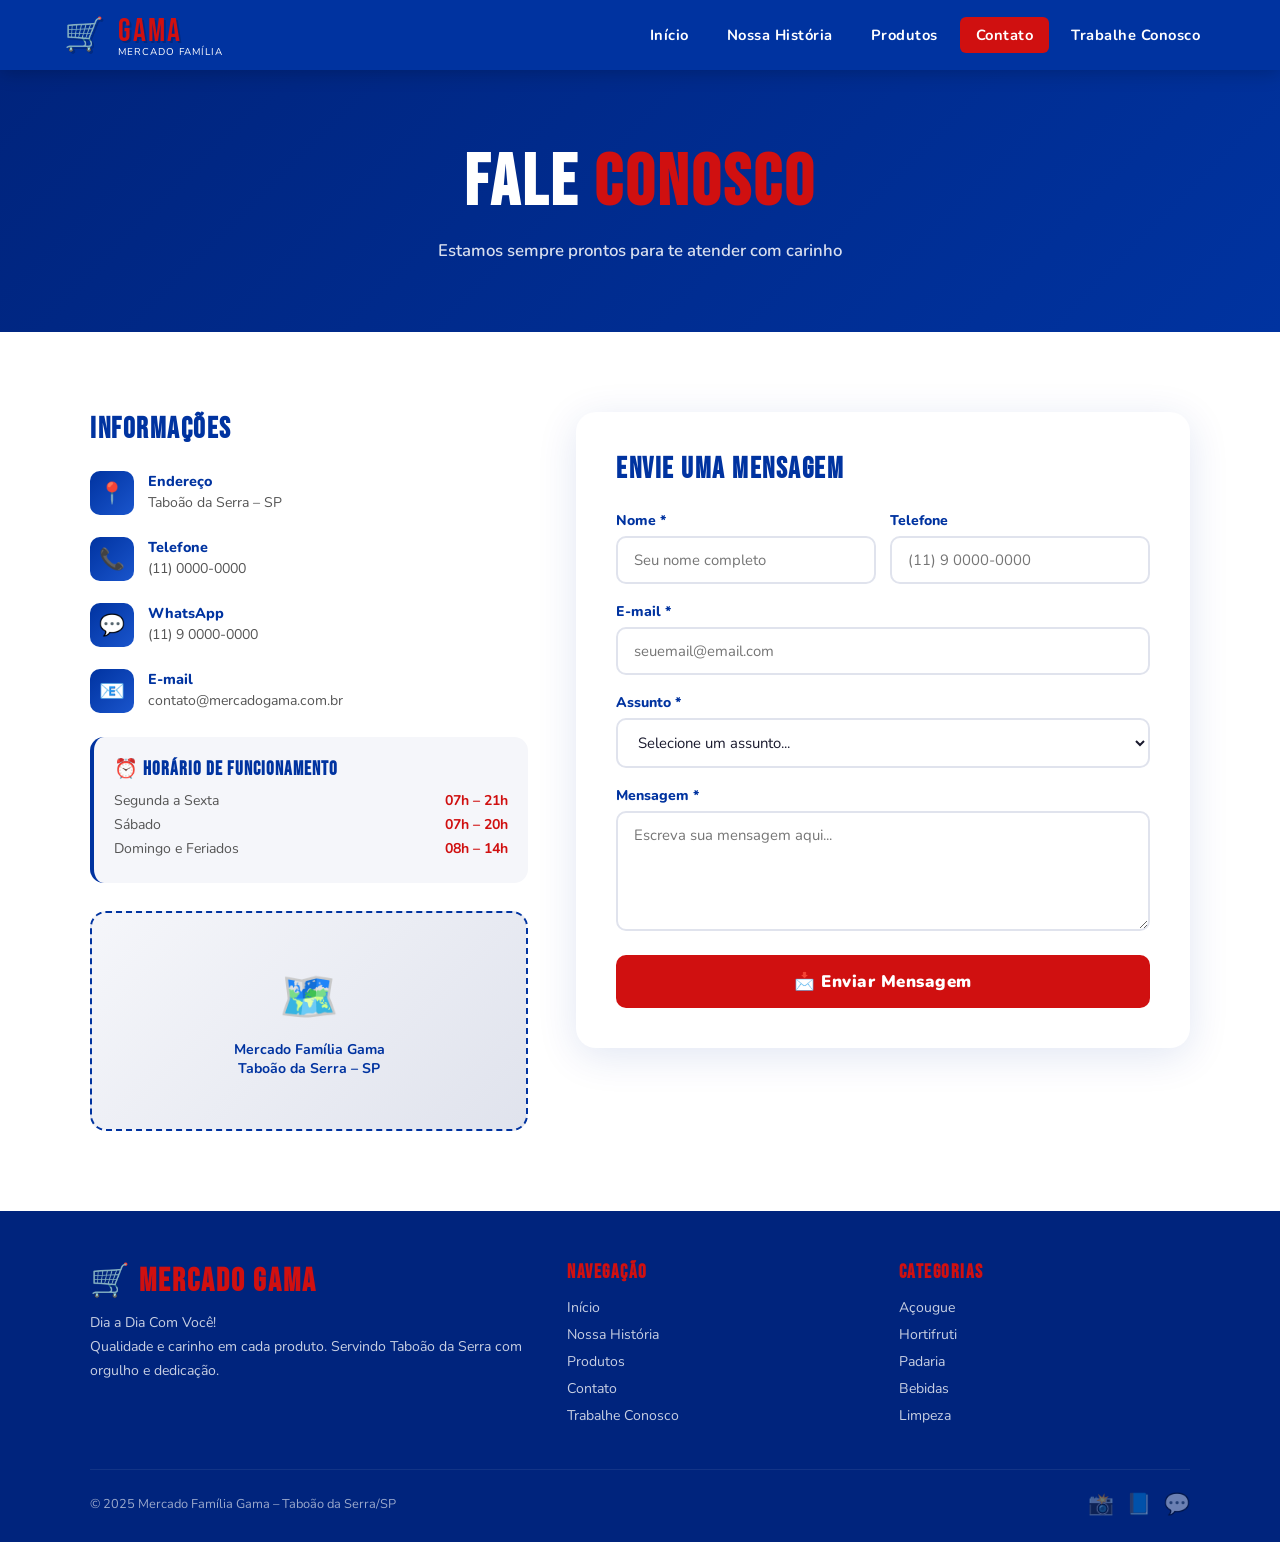
<file: src/pages/contato.html>
<!DOCTYPE html>
<html lang="pt-BR">
<head>
  <meta charset="UTF-8" />
  <meta name="viewport" content="width=device-width, initial-scale=1.0"/>
  <title>Contato – Mercado Família Gama</title>
  <link rel="preconnect" href="https://fonts.googleapis.com"/>
  <link href="https://fonts.googleapis.com/css2?family=Bebas+Neue&family=Nunito:wght@400;600;700;800;900&display=swap" rel="stylesheet"/>
  <style>
/* ===== MERCADO FAMÍLIA GAMA – style.css ===== */

@import url('https://fonts.googleapis.com/css2?family=Bebas+Neue&family=Nunito:wght@400;600;700;800;900&display=swap');

:root {
  --azul: #0033A0;
  --azul-escuro: #00247d;
  --azul-claro: #1a55cc;
  --vermelho: #D01010;
  --vermelho-escuro: #a50d0d;
  --branco: #ffffff;
  --cinza-claro: #f5f6fa;
  --cinza: #e0e3ed;
  --texto: #1a1a2e;
  --sombra: 0 4px 24px rgba(0,0,0,0.13);
}

* { margin: 0; padding: 0; box-sizing: border-box; }

html { scroll-behavior: smooth; }

body {
  font-family: 'Nunito', sans-serif;
  color: var(--texto);
  background: var(--branco);
  overflow-x: hidden;
}

/* ===== HEADER / NAV ===== */
header {
  background: var(--azul);
  position: sticky;
  top: 0;
  z-index: 1000;
  box-shadow: 0 2px 18px rgba(0,0,0,0.22);
}

nav {
  max-width: 1200px;
  margin: 0 auto;
  display: flex;
  align-items: center;
  justify-content: space-between;
  padding: 0 24px;
  height: 70px;
}

.logo-nav {
  display: flex;
  align-items: center;
  gap: 12px;
  text-decoration: none;
}

.logo-nav .cart-icon { font-size: 2rem; }

.logo-nav span {
  font-family: 'Bebas Neue', sans-serif;
  font-size: 2rem;
  color: var(--vermelho);
  letter-spacing: 2px;
  text-shadow: 2px 2px 0 rgba(0,0,0,0.18);
}

.logo-nav small {
  display: block;
  font-family: 'Nunito', sans-serif;
  font-size: 0.62rem;
  color: var(--branco);
  letter-spacing: 1px;
  text-transform: uppercase;
  margin-top: -6px;
}

.nav-links {
  display: flex;
  gap: 6px;
  list-style: none;
}

.nav-links a {
  color: var(--branco);
  text-decoration: none;
  font-weight: 700;
  font-size: 0.92rem;
  padding: 8px 16px;
  border-radius: 6px;
  transition: background 0.2s, color 0.2s;
  letter-spacing: 0.5px;
}

.nav-links a:hover,
.nav-links a.active {
  background: var(--vermelho);
  color: var(--branco);
}

.hamburger {
  display: none;
  flex-direction: column;
  gap: 5px;
  cursor: pointer;
  padding: 4px;
}

.hamburger span {
  display: block;
  width: 26px;
  height: 3px;
  background: var(--branco);
  border-radius: 2px;
  transition: all 0.3s;
}

/* ===== BOTÕES ===== */
.btn {
  padding: 14px 34px;
  border-radius: 8px;
  font-family: 'Nunito', sans-serif;
  font-weight: 800;
  font-size: 1rem;
  cursor: pointer;
  border: none;
  text-decoration: none;
  display: inline-block;
  transition: transform 0.15s, box-shadow 0.15s, background 0.2s;
}

.btn-primary {
  background: var(--vermelho);
  color: var(--branco);
  box-shadow: 0 4px 20px rgba(208,16,16,0.4);
}

.btn-primary:hover {
  background: var(--vermelho-escuro);
  transform: translateY(-2px);
  box-shadow: 0 8px 28px rgba(208,16,16,0.5);
}

.btn-outline {
  background: transparent;
  color: var(--branco);
  border: 2px solid rgba(255,255,255,0.6);
}

.btn-outline:hover {
  background: rgba(255,255,255,0.12);
  border-color: var(--branco);
  transform: translateY(-2px);
}

/* ===== FEATURES STRIP ===== */
.features {
  background: var(--vermelho);
  padding: 18px 24px;
}

.features-inner {
  max-width: 1100px;
  margin: 0 auto;
  display: flex;
  justify-content: space-around;
  flex-wrap: wrap;
  gap: 12px;
}

.feat-item {
  color: var(--branco);
  font-weight: 800;
  font-size: 0.88rem;
  display: flex;
  align-items: center;
  gap: 8px;
  letter-spacing: 0.5px;
}

.feat-item .icon { font-size: 1.2rem; }

/* ===== SECTION COMUM ===== */
.section { padding: 80px 24px; }

.section-alt { background: var(--cinza-claro); }

.section-title {
  text-align: center;
  margin-bottom: 54px;
}

.section-title h2 {
  font-family: 'Bebas Neue', sans-serif;
  font-size: clamp(2rem, 5vw, 3.2rem);
  color: var(--azul);
  letter-spacing: 2px;
}

.section-title h2 span { color: var(--vermelho); }

.section-title p {
  color: #555;
  font-size: 1rem;
  margin-top: 8px;
  font-weight: 600;
}

.divider {
  width: 60px;
  height: 4px;
  background: linear-gradient(90deg, var(--azul), var(--vermelho));
  margin: 12px auto 0;
  border-radius: 2px;
}

/* ===== CARDS DE CATEGORIAS ===== */
.cards-grid {
  max-width: 1100px;
  margin: 0 auto;
  display: grid;
  grid-template-columns: repeat(auto-fit, minmax(220px, 1fr));
  gap: 24px;
}

.card {
  background: var(--branco);
  border-radius: 16px;
  box-shadow: var(--sombra);
  overflow: hidden;
  transition: transform 0.22s, box-shadow 0.22s;
  cursor: pointer;
}

.card:hover {
  transform: translateY(-6px);
  box-shadow: 0 12px 36px rgba(0,51,160,0.16);
}

.card-thumb {
  height: 130px;
  display: flex;
  align-items: center;
  justify-content: center;
  font-size: 4rem;
  background: linear-gradient(135deg, var(--azul) 0%, var(--azul-claro) 100%);
}

.card-body { padding: 18px 20px; }

.card-body h3 {
  font-family: 'Bebas Neue', sans-serif;
  font-size: 1.35rem;
  color: var(--azul);
  letter-spacing: 1px;
}

.card-body p { color: #666; font-size: 0.88rem; margin-top: 4px; }

.card-tag {
  display: inline-block;
  margin-top: 10px;
  background: var(--vermelho);
  color: var(--branco);
  font-size: 0.72rem;
  font-weight: 800;
  padding: 3px 10px;
  border-radius: 12px;
  letter-spacing: 0.5px;
}

/* ===== DESTAQUES ===== */
.highlight-row {
  max-width: 1100px;
  margin: 0 auto;
  display: grid;
  grid-template-columns: 1fr 1fr;
  gap: 36px;
  align-items: center;
}

.highlight-text h3 {
  font-family: 'Bebas Neue', sans-serif;
  font-size: 2.2rem;
  color: var(--azul);
  letter-spacing: 1.5px;
  margin-bottom: 14px;
}

.highlight-text h3 span { color: var(--vermelho); }

.highlight-text p {
  color: #555;
  font-size: 0.97rem;
  line-height: 1.7;
  margin-bottom: 22px;
}

.highlight-visual {
  background: linear-gradient(135deg, var(--azul-escuro) 0%, var(--azul-claro) 100%);
  border-radius: 20px;
  height: 280px;
  display: flex;
  align-items: center;
  justify-content: center;
  font-size: 7rem;
  box-shadow: var(--sombra);
}

/* ===== HERO (HOME) ===== */
.hero {
  background: linear-gradient(135deg, var(--azul-escuro) 0%, var(--azul) 60%, var(--azul-claro) 100%);
  min-height: 90vh;
  display: flex;
  align-items: center;
  justify-content: center;
  position: relative;
  overflow: hidden;
}

.hero::before {
  content: '';
  position: absolute;
  top: -60px; right: -60px;
  width: 420px; height: 420px;
  background: var(--vermelho);
  opacity: 0.13;
  border-radius: 50%;
}

.hero::after {
  content: '';
  position: absolute;
  bottom: -80px; left: -80px;
  width: 340px; height: 340px;
  background: var(--vermelho);
  opacity: 0.10;
  border-radius: 50%;
}

.hero-inner {
  max-width: 800px;
  text-align: center;
  padding: 60px 24px;
  position: relative;
  z-index: 2;
  animation: fadeUp 0.9s ease both;
}

@keyframes fadeUp {
  from { opacity: 0; transform: translateY(40px); }
  to { opacity: 1; transform: translateY(0); }
}

.hero-badge {
  display: inline-block;
  background: var(--vermelho);
  color: var(--branco);
  font-size: 0.78rem;
  font-weight: 800;
  letter-spacing: 2px;
  text-transform: uppercase;
  padding: 5px 18px;
  border-radius: 20px;
  margin-bottom: 22px;
}

.hero h1 {
  font-family: 'Bebas Neue', sans-serif;
  font-size: clamp(3.2rem, 9vw, 6.5rem);
  color: var(--branco);
  line-height: 1;
  letter-spacing: 3px;
  margin-bottom: 10px;
}

.hero h1 span { color: var(--vermelho); }

.hero-sub {
  font-size: 1.15rem;
  color: rgba(255,255,255,0.82);
  margin-bottom: 36px;
  font-weight: 600;
  letter-spacing: 1px;
}

.hero-btns {
  display: flex;
  gap: 16px;
  justify-content: center;
  flex-wrap: wrap;
}

/* ===== VALORES GRID ===== */
.valores-grid {
  max-width: 1000px;
  margin: 0 auto;
  display: grid;
  grid-template-columns: repeat(auto-fit, minmax(200px, 1fr));
  gap: 24px;
}

.valor-card {
  background: var(--branco);
  border-radius: 14px;
  padding: 30px 22px;
  box-shadow: var(--sombra);
  text-align: center;
  border-top: 5px solid var(--azul);
  transition: transform 0.2s;
}

.valor-card:nth-child(even) { border-top-color: var(--vermelho); }
.valor-card:hover { transform: translateY(-5px); }

.valor-icon { font-size: 2.6rem; margin-bottom: 14px; }

.valor-card h3 {
  font-family: 'Bebas Neue', sans-serif;
  font-size: 1.4rem;
  color: var(--azul);
  letter-spacing: 1px;
  margin-bottom: 8px;
}

.valor-card p { font-size: 0.88rem; color: #666; line-height: 1.6; }

/* ===== PÁGINA HISTÓRIA ===== */
.historia-hero {
  background: linear-gradient(135deg, var(--azul-escuro), var(--azul));
  padding: 70px 24px;
  text-align: center;
  color: var(--branco);
}

.historia-hero h1 {
  font-family: 'Bebas Neue', sans-serif;
  font-size: clamp(2.5rem, 6vw, 4.5rem);
  letter-spacing: 3px;
}

.historia-hero h1 span { color: var(--vermelho); }
.historia-hero p { font-size: 1.05rem; opacity: 0.85; margin-top: 12px; font-weight: 600; }

.timeline {
  max-width: 860px;
  margin: 0 auto;
  position: relative;
  padding: 20px 0;
}

.timeline::before {
  content: '';
  position: absolute;
  left: 50%;
  top: 0; bottom: 0;
  width: 4px;
  background: linear-gradient(180deg, var(--azul), var(--vermelho));
  transform: translateX(-50%);
  border-radius: 2px;
}

.tl-item {
  display: flex;
  justify-content: flex-end;
  padding-right: calc(50% + 36px);
  margin-bottom: 48px;
  position: relative;
}

.tl-item:nth-child(even) {
  justify-content: flex-start;
  padding-right: 0;
  padding-left: calc(50% + 36px);
}

.tl-dot {
  position: absolute;
  left: 50%;
  top: 18px;
  transform: translateX(-50%);
  width: 20px; height: 20px;
  background: var(--vermelho);
  border-radius: 50%;
  border: 4px solid var(--branco);
  box-shadow: 0 0 0 3px var(--azul);
  z-index: 1;
}

.tl-card {
  background: var(--branco);
  border-radius: 14px;
  padding: 22px 24px;
  box-shadow: var(--sombra);
  max-width: 320px;
  border-left: 5px solid var(--azul);
}

.tl-item:nth-child(even) .tl-card {
  border-left: none;
  border-right: 5px solid var(--vermelho);
}

.tl-year {
  font-family: 'Bebas Neue', sans-serif;
  font-size: 1.8rem;
  color: var(--vermelho);
  letter-spacing: 2px;
}

.tl-card h4 {
  font-size: 1rem;
  font-weight: 800;
  color: var(--azul);
  margin: 4px 0 6px;
}

.tl-card p { font-size: 0.88rem; color: #555; line-height: 1.6; }

/* ===== PÁGINA PRODUTOS ===== */
.produtos-hero {
  background: linear-gradient(135deg, var(--vermelho-escuro), var(--vermelho));
  padding: 70px 24px;
  text-align: center;
  color: var(--branco);
}

.produtos-hero h1 {
  font-family: 'Bebas Neue', sans-serif;
  font-size: clamp(2.5rem, 6vw, 4.5rem);
  letter-spacing: 3px;
}

.produtos-hero p { font-size: 1.05rem; opacity: 0.85; margin-top: 12px; font-weight: 600; }

.filter-bar {
  max-width: 900px;
  margin: 0 auto 40px;
  display: flex;
  gap: 10px;
  flex-wrap: wrap;
  justify-content: center;
}

.filter-btn {
  padding: 9px 22px;
  border-radius: 24px;
  border: 2px solid var(--azul);
  background: var(--branco);
  color: var(--azul);
  font-family: 'Nunito', sans-serif;
  font-weight: 800;
  font-size: 0.88rem;
  cursor: pointer;
  transition: all 0.2s;
}

.filter-btn:hover,
.filter-btn.active {
  background: var(--azul);
  color: var(--branco);
}

.produtos-grid {
  max-width: 1100px;
  margin: 0 auto;
  display: grid;
  grid-template-columns: repeat(auto-fill, minmax(200px, 1fr));
  gap: 22px;
}

.produto-card {
  background: var(--branco);
  border-radius: 14px;
  box-shadow: var(--sombra);
  overflow: hidden;
  transition: transform 0.2s, box-shadow 0.2s;
}

.produto-card:hover {
  transform: translateY(-5px);
  box-shadow: 0 10px 32px rgba(0,51,160,0.15);
}

.produto-thumb {
  height: 120px;
  display: flex;
  align-items: center;
  justify-content: center;
  font-size: 3.5rem;
  background: var(--cinza-claro);
}

.produto-info { padding: 14px 16px 18px; }

.produto-info h4 {
  font-weight: 800;
  font-size: 0.93rem;
  color: var(--azul);
  margin-bottom: 2px;
}

.produto-info .cat { font-size: 0.75rem; color: #888; margin-bottom: 8px; }

.produto-preco {
  font-family: 'Bebas Neue', sans-serif;
  font-size: 1.4rem;
  color: var(--vermelho);
  letter-spacing: 1px;
}

/* ===== OFERTA BANNER ===== */
.oferta-banner {
  background: linear-gradient(90deg, var(--azul-escuro) 0%, var(--azul) 50%, var(--azul-claro) 100%);
  padding: 50px 24px;
  text-align: center;
  color: var(--branco);
  position: relative;
  overflow: hidden;
}

.oferta-banner::after {
  content: '🎉';
  position: absolute;
  font-size: 8rem;
  opacity: 0.08;
  right: 40px; top: -10px;
}

.oferta-banner h2 {
  font-family: 'Bebas Neue', sans-serif;
  font-size: 2.5rem;
  letter-spacing: 2px;
  margin-bottom: 10px;
}

.oferta-banner p { font-size: 1rem; opacity: 0.85; margin-bottom: 22px; font-weight: 600; }

/* ===== PÁGINA CONTATO ===== */
.contato-hero {
  background: linear-gradient(135deg, var(--azul-escuro), var(--azul));
  padding: 70px 24px;
  text-align: center;
  color: var(--branco);
}

.contato-hero h1 {
  font-family: 'Bebas Neue', sans-serif;
  font-size: clamp(2.5rem, 6vw, 4.5rem);
  letter-spacing: 3px;
}

.contato-hero h1 span { color: var(--vermelho); }
.contato-hero p { font-size: 1.05rem; opacity: 0.85; margin-top: 12px; font-weight: 600; }

.contato-layout {
  max-width: 1100px;
  margin: 0 auto;
  display: grid;
  grid-template-columns: 1fr 1.4fr;
  gap: 48px;
  align-items: start;
}

.contato-info h3 {
  font-family: 'Bebas Neue', sans-serif;
  font-size: 1.8rem;
  color: var(--azul);
  letter-spacing: 1.5px;
  margin-bottom: 24px;
}

.info-item {
  display: flex;
  gap: 14px;
  margin-bottom: 22px;
  align-items: flex-start;
}

.info-icon {
  width: 44px; height: 44px;
  background: linear-gradient(135deg, var(--azul), var(--azul-claro));
  border-radius: 10px;
  display: flex;
  align-items: center;
  justify-content: center;
  font-size: 1.3rem;
  flex-shrink: 0;
  color: var(--branco);
}

.info-text strong {
  display: block;
  font-weight: 800;
  color: var(--azul);
  font-size: 0.9rem;
}

.info-text span { font-size: 0.88rem; color: #555; }

.horarios {
  background: var(--cinza-claro);
  border-radius: 14px;
  padding: 20px;
  margin-top: 24px;
  border-left: 4px solid var(--azul);
}

.horarios h4 {
  font-family: 'Bebas Neue', sans-serif;
  font-size: 1.2rem;
  color: var(--azul);
  letter-spacing: 1px;
  margin-bottom: 10px;
}

.horarios p {
  font-size: 0.88rem;
  color: #555;
  margin-bottom: 5px;
  display: flex;
  justify-content: space-between;
}

.horarios p span { font-weight: 700; color: var(--vermelho); }

/* ===== FORMULÁRIO ===== */
.form-card {
  background: var(--branco);
  border-radius: 20px;
  box-shadow: 0 8px 40px rgba(0,51,160,0.12);
  padding: 40px;
}

.form-card h3 {
  font-family: 'Bebas Neue', sans-serif;
  font-size: 1.8rem;
  color: var(--azul);
  letter-spacing: 1.5px;
  margin-bottom: 24px;
}

.form-group { margin-bottom: 18px; }

.form-group label {
  display: block;
  font-weight: 800;
  font-size: 0.88rem;
  color: var(--azul);
  margin-bottom: 6px;
}

.form-group input,
.form-group select,
.form-group textarea {
  width: 100%;
  padding: 12px 16px;
  border: 2px solid var(--cinza);
  border-radius: 10px;
  font-family: 'Nunito', sans-serif;
  font-size: 0.93rem;
  color: var(--texto);
  background: var(--branco);
  transition: border-color 0.2s, box-shadow 0.2s;
  outline: none;
}

.form-group input:focus,
.form-group select:focus,
.form-group textarea:focus {
  border-color: var(--azul);
  box-shadow: 0 0 0 4px rgba(0,51,160,0.08);
}

.form-group textarea { resize: vertical; min-height: 120px; }

.form-row { display: grid; grid-template-columns: 1fr 1fr; gap: 14px; }

.btn-submit {
  width: 100%;
  background: var(--vermelho);
  color: var(--branco);
  padding: 15px;
  border-radius: 10px;
  font-family: 'Nunito', sans-serif;
  font-weight: 900;
  font-size: 1.05rem;
  border: none;
  cursor: pointer;
  transition: background 0.2s, transform 0.15s;
  letter-spacing: 0.5px;
}

.btn-submit:hover {
  background: var(--vermelho-escuro);
  transform: translateY(-2px);
}

.sucesso-msg {
  display: none;
  background: #e8f5e9;
  border: 2px solid #43a047;
  color: #2e7d32;
  border-radius: 10px;
  padding: 16px 20px;
  font-weight: 700;
  margin-top: 16px;
  text-align: center;
}

.erro-msg {
  display: none;
  background: #ffebee;
  border: 2px solid #e53935;
  color: #b71c1c;
  border-radius: 10px;
  padding: 16px 20px;
  font-weight: 700;
  margin-top: 16px;
  text-align: center;
}

.mapa-placeholder {
  background: linear-gradient(135deg, var(--cinza-claro), var(--cinza));
  border-radius: 16px;
  height: 220px;
  display: flex;
  flex-direction: column;
  align-items: center;
  justify-content: center;
  gap: 10px;
  margin-top: 28px;
  border: 2px dashed var(--azul);
  color: var(--azul);
}

.mapa-placeholder .map-icon { font-size: 3rem; }

.mapa-placeholder p { font-weight: 700; font-size: 0.88rem; text-align: center; }

/* ===== PÁGINA TRABALHE CONOSCO ===== */
.trabalhe-hero {
  background: linear-gradient(135deg, #0a2a00 0%, #1b5e20 60%, #2e7d32 100%);
  padding: 70px 24px;
  text-align: center;
  color: var(--branco);
  position: relative;
  overflow: hidden;
}

.trabalhe-hero::before {
  content: '💼';
  position: absolute;
  font-size: 12rem;
  opacity: 0.06;
  right: 5%; top: -10px;
}

.trabalhe-hero h1 {
  font-family: 'Bebas Neue', sans-serif;
  font-size: clamp(2.5rem, 6vw, 4.5rem);
  letter-spacing: 3px;
}

.trabalhe-hero h1 span { color: #a5d6a7; }
.trabalhe-hero p { font-size: 1.05rem; opacity: 0.85; margin-top: 12px; font-weight: 600; }

.beneficios-grid {
  max-width: 1000px;
  margin: 0 auto;
  display: grid;
  grid-template-columns: repeat(auto-fit, minmax(200px, 1fr));
  gap: 20px;
}

.beneficio-card {
  background: var(--branco);
  border-radius: 14px;
  padding: 26px 20px;
  box-shadow: var(--sombra);
  text-align: center;
  border-top: 5px solid #2e7d32;
  transition: transform 0.2s;
}

.beneficio-card:hover { transform: translateY(-4px); }

.beneficio-icon { font-size: 2.2rem; margin-bottom: 10px; }

.beneficio-card h4 {
  font-family: 'Bebas Neue', sans-serif;
  font-size: 1.2rem;
  color: #1b5e20;
  letter-spacing: 1px;
  margin-bottom: 6px;
}

.beneficio-card p { font-size: 0.83rem; color: #555; line-height: 1.55; }

/* Formulário de Candidatura */
.candidatura-layout {
  max-width: 900px;
  margin: 0 auto;
}

.candidatura-card {
  background: var(--branco);
  border-radius: 20px;
  box-shadow: 0 8px 40px rgba(0,0,0,0.10);
  padding: 48px;
  border-top: 6px solid #2e7d32;
}

.candidatura-card h3 {
  font-family: 'Bebas Neue', sans-serif;
  font-size: 2rem;
  color: #1b5e20;
  letter-spacing: 1.5px;
  margin-bottom: 8px;
}

.candidatura-card .subtitulo {
  color: #555;
  font-size: 0.93rem;
  margin-bottom: 32px;
  font-weight: 600;
}

/* Seção de área + subareas */
.area-wrapper {
  background: var(--cinza-claro);
  border-radius: 14px;
  padding: 22px;
  border-left: 4px solid #2e7d32;
  margin-bottom: 18px;
}

.area-wrapper label {
  display: block;
  font-weight: 800;
  font-size: 0.88rem;
  color: #1b5e20;
  margin-bottom: 6px;
}

.subareas {
  display: none;
  margin-top: 14px;
  padding-top: 14px;
  border-top: 1px dashed var(--cinza);
}

.subareas.visible { display: block; }

.subareas label {
  display: block;
  font-weight: 800;
  font-size: 0.88rem;
  color: var(--azul);
  margin-bottom: 6px;
}

.subareas-opcoes {
  display: grid;
  grid-template-columns: repeat(auto-fill, minmax(200px, 1fr));
  gap: 10px;
}

.subarea-check {
  display: flex;
  align-items: center;
  gap: 8px;
  background: var(--branco);
  border: 2px solid var(--cinza);
  border-radius: 8px;
  padding: 10px 14px;
  cursor: pointer;
  transition: border-color 0.2s, background 0.2s;
  font-size: 0.88rem;
  font-weight: 700;
  color: var(--texto);
}

.subarea-check:hover { border-color: #2e7d32; background: #f1f8e9; }

.subarea-check input[type="checkbox"] {
  width: 16px;
  height: 16px;
  accent-color: #2e7d32;
  cursor: pointer;
  flex-shrink: 0;
}

/* Experiência / Disponibilidade */
.radio-group {
  display: flex;
  gap: 12px;
  flex-wrap: wrap;
  margin-top: 6px;
}

.radio-option {
  display: flex;
  align-items: center;
  gap: 8px;
  background: var(--branco);
  border: 2px solid var(--cinza);
  border-radius: 8px;
  padding: 10px 16px;
  cursor: pointer;
  transition: border-color 0.2s, background 0.2s;
  font-size: 0.88rem;
  font-weight: 700;
  color: var(--texto);
}

.radio-option:hover { border-color: #2e7d32; background: #f1f8e9; }

.radio-option input[type="radio"] {
  accent-color: #2e7d32;
  cursor: pointer;
}

/* Progresso etapas */
.progress-steps {
  display: flex;
  align-items: center;
  justify-content: center;
  gap: 0;
  margin-bottom: 40px;
}

.step {
  display: flex;
  flex-direction: column;
  align-items: center;
  gap: 6px;
}

.step-num {
  width: 38px; height: 38px;
  border-radius: 50%;
  background: var(--cinza);
  color: #888;
  font-weight: 900;
  font-size: 1rem;
  display: flex;
  align-items: center;
  justify-content: center;
  transition: background 0.3s, color 0.3s;
}

.step.active .step-num, .step.done .step-num {
  background: #2e7d32;
  color: var(--branco);
}

.step-label {
  font-size: 0.7rem;
  font-weight: 800;
  color: #888;
  letter-spacing: 0.5px;
  text-transform: uppercase;
  text-align: center;
}

.step.active .step-label, .step.done .step-label { color: #2e7d32; }

.step-line {
  height: 3px;
  width: 60px;
  background: var(--cinza);
  margin-bottom: 22px;
  transition: background 0.3s;
}

.step-line.done { background: #2e7d32; }

/* Etapas do form */
.form-step { display: none; }
.form-step.active { display: block; }

.step-title {
  font-family: 'Bebas Neue', sans-serif;
  font-size: 1.4rem;
  color: #1b5e20;
  letter-spacing: 1px;
  margin-bottom: 20px;
  padding-bottom: 10px;
  border-bottom: 2px solid #e8f5e9;
}

.form-nav {
  display: flex;
  justify-content: space-between;
  margin-top: 28px;
  gap: 12px;
}

.btn-voltar {
  background: var(--cinza);
  color: var(--texto);
  padding: 12px 28px;
  border-radius: 8px;
  font-family: 'Nunito', sans-serif;
  font-weight: 800;
  font-size: 0.95rem;
  border: none;
  cursor: pointer;
  transition: background 0.2s;
}

.btn-voltar:hover { background: #ccc; }

.btn-avancar, .btn-enviar-curriculo {
  background: #2e7d32;
  color: var(--branco);
  padding: 12px 32px;
  border-radius: 8px;
  font-family: 'Nunito', sans-serif;
  font-weight: 900;
  font-size: 0.95rem;
  border: none;
  cursor: pointer;
  transition: background 0.2s, transform 0.15s;
  box-shadow: 0 4px 16px rgba(46,125,50,0.3);
}

.btn-avancar:hover, .btn-enviar-curriculo:hover {
  background: #1b5e20;
  transform: translateY(-2px);
}

.sucesso-candidatura {
  display: none;
  text-align: center;
  padding: 48px 20px;
}

.sucesso-candidatura .check-icon { font-size: 5rem; margin-bottom: 16px; }

.sucesso-candidatura h3 {
  font-family: 'Bebas Neue', sans-serif;
  font-size: 2.2rem;
  color: #1b5e20;
  letter-spacing: 2px;
  margin-bottom: 12px;
}

.sucesso-candidatura p { color: #555; font-size: 0.97rem; line-height: 1.7; max-width: 500px; margin: 0 auto; }

/* ===== FOOTER ===== */
footer {
  background: var(--azul-escuro);
  color: var(--branco);
  padding: 50px 24px 24px;
}

.footer-inner {
  max-width: 1100px;
  margin: 0 auto;
  display: grid;
  grid-template-columns: 1.5fr 1fr 1fr;
  gap: 40px;
  margin-bottom: 36px;
}

.footer-brand h3 {
  font-family: 'Bebas Neue', sans-serif;
  font-size: 2rem;
  color: var(--vermelho);
  letter-spacing: 2px;
  margin-bottom: 10px;
}

.footer-brand p { font-size: 0.88rem; opacity: 0.78; line-height: 1.7; }

.footer-col h4 {
  font-family: 'Bebas Neue', sans-serif;
  font-size: 1.2rem;
  letter-spacing: 1.5px;
  color: var(--vermelho);
  margin-bottom: 14px;
}

.footer-col ul { list-style: none; }

.footer-col li { margin-bottom: 8px; font-size: 0.88rem; opacity: 0.78; }

.footer-col a {
  color: inherit;
  text-decoration: none;
  cursor: pointer;
  transition: opacity 0.2s;
}

.footer-col a:hover { opacity: 1; text-decoration: underline; }

.footer-bottom {
  max-width: 1100px;
  margin: 0 auto;
  border-top: 1px solid rgba(255,255,255,0.12);
  padding-top: 20px;
  display: flex;
  justify-content: space-between;
  align-items: center;
  flex-wrap: wrap;
  gap: 10px;
  font-size: 0.8rem;
  opacity: 0.6;
}

.social-links { display: flex; gap: 12px; }

.social-links a {
  color: var(--branco);
  font-size: 1.3rem;
  text-decoration: none;
  opacity: 0.7;
  transition: opacity 0.2s;
}

.social-links a:hover { opacity: 1; }

/* ===== RESPONSIVE ===== */
@media (max-width: 768px) {
  .nav-links {
    display: none;
    position: fixed;
    top: 70px; left: 0; right: 0;
    background: var(--azul-escuro);
    flex-direction: column;
    padding: 20px;
    gap: 4px;
    z-index: 999;
  }

  .nav-links.open { display: flex; }

  .hamburger { display: flex; }

  .highlight-row { grid-template-columns: 1fr; }
  .highlight-visual { height: 180px; font-size: 4.5rem; }

  .timeline::before { left: 16px; }
  .tl-item, .tl-item:nth-child(even) {
    justify-content: flex-start;
    padding-left: 50px;
    padding-right: 0;
  }

  .tl-dot { left: 16px; }

  .tl-item:nth-child(even) .tl-card {
    border-right: none;
    border-left: 5px solid var(--vermelho);
  }

  .contato-layout { grid-template-columns: 1fr; }
  .form-row { grid-template-columns: 1fr; }
  .footer-inner { grid-template-columns: 1fr; gap: 28px; }
  .footer-bottom { flex-direction: column; text-align: center; }

  .candidatura-card { padding: 28px 20px; }
  .subareas-opcoes { grid-template-columns: 1fr; }
  .step-line { width: 30px; }
}

</style>
</head>
<body>

<!-- HEADER -->
<header>
  <nav>
    <a class="logo-nav" href="index.html">
      <span class="cart-icon">🛒</span>
      <div>
        <span>GAMA</span>
        <small>Mercado Família</small>
      </div>
    </a>
    <ul class="nav-links" id="navLinks">
      <li><a href="index.html">Início</a></li>
      <li><a href="historia.html">Nossa História</a></li>
      <li><a href="produtos.html">Produtos</a></li>
      <li><a href="contato.html" class="active">Contato</a></li>
      <li><a href="trabalhe-conosco.html">Trabalhe Conosco</a></li>
    </ul>
    <div class="hamburger" id="hamburger" onclick="toggleMenu()">
      <span></span><span></span><span></span>
    </div>
  </nav>
</header>

<!-- HERO -->
<section class="contato-hero">
  <h1>FALE <span>CONOSCO</span></h1>
  <p>Estamos sempre prontos para te atender com carinho</p>
</section>

<!-- CONTEÚDO -->
<section class="section">
  <div class="contato-layout">

    <!-- INFO -->
    <div class="contato-info">
      <h3>INFORMAÇÕES</h3>
      <div class="info-item">
        <div class="info-icon">📍</div>
        <div class="info-text">
          <strong>Endereço</strong>
          <span>Taboão da Serra – SP</span>
        </div>
      </div>
      <div class="info-item">
        <div class="info-icon">📞</div>
        <div class="info-text">
          <strong>Telefone</strong>
          <span>(11) 0000-0000</span>
        </div>
      </div>
      <div class="info-item">
        <div class="info-icon">💬</div>
        <div class="info-text">
          <strong>WhatsApp</strong>
          <span>(11) 9 0000-0000</span>
        </div>
      </div>
      <div class="info-item">
        <div class="info-icon">📧</div>
        <div class="info-text">
          <strong>E-mail</strong>
          <span>contato@mercadogama.com.br</span>
        </div>
      </div>

      <div class="horarios">
        <h4>⏰ Horário de Funcionamento</h4>
        <p>Segunda a Sexta <span>07h – 21h</span></p>
        <p>Sábado <span>07h – 20h</span></p>
        <p>Domingo e Feriados <span>08h – 14h</span></p>
      </div>

      <div class="mapa-placeholder">
        <div class="map-icon">🗺️</div>
        <p><strong>Mercado Família Gama</strong><br>Taboão da Serra – SP</p>
      </div>
    </div>

    <!-- FORMULÁRIO -->
    <div class="form-card">
      <h3>ENVIE UMA MENSAGEM</h3>
      <div class="form-row">
        <div class="form-group">
          <label>Nome *</label>
          <input type="text" id="nome" placeholder="Seu nome completo"/>
        </div>
        <div class="form-group">
          <label>Telefone</label>
          <input type="tel" id="telefone" placeholder="(11) 9 0000-0000"/>
        </div>
      </div>
      <div class="form-group">
        <label>E-mail *</label>
        <input type="email" id="email" placeholder="seuemail@email.com"/>
      </div>
      <div class="form-group">
        <label>Assunto *</label>
        <select id="assunto">
          <option value="">Selecione um assunto...</option>
          <option>Dúvida sobre produtos</option>
          <option>Informações de delivery</option>
          <option>Elogios</option>
          <option>Sugestões</option>
          <option>Reclamação</option>
          <option>Outros</option>
        </select>
      </div>
      <div class="form-group">
        <label>Mensagem *</label>
        <textarea id="mensagem" placeholder="Escreva sua mensagem aqui..."></textarea>
      </div>
      <button class="btn-submit" onclick="enviarFormulario()">📩 Enviar Mensagem</button>
      <div class="sucesso-msg" id="sucessoMsg">
        ✅ Mensagem enviada com sucesso! Retornaremos em breve.
      </div>
    </div>

  </div>
</section>

<!-- FOOTER -->
<footer>
  <div class="footer-inner">
    <div class="footer-brand">
      <h3>🛒 MERCADO GAMA</h3>
      <p>Dia a Dia Com Você!<br>Qualidade e carinho em cada produto. Servindo Taboão da Serra com orgulho e dedicação.</p>
    </div>
    <div class="footer-col">
      <h4>Navegação</h4>
      <ul>
        <li><a href="index.html">Início</a></li>
        <li><a href="historia.html">Nossa História</a></li>
        <li><a href="produtos.html">Produtos</a></li>
        <li><a href="contato.html">Contato</a></li>
        <li><a href="trabalhe-conosco.html">Trabalhe Conosco</a></li>
      </ul>
    </div>
    <div class="footer-col">
      <h4>Categorias</h4>
      <ul>
        <li><a href="produtos.html">Açougue</a></li>
        <li><a href="produtos.html">Hortifruti</a></li>
        <li><a href="produtos.html">Padaria</a></li>
        <li><a href="produtos.html">Bebidas</a></li>
        <li><a href="produtos.html">Limpeza</a></li>
      </ul>
    </div>
  </div>
  <div class="footer-bottom">
    <span>© 2025 Mercado Família Gama – Taboão da Serra/SP</span>
    <div class="social-links">
      <a href="#" title="Instagram">📸</a>
      <a href="#" title="Facebook">📘</a>
      <a href="#" title="WhatsApp">💬</a>
    </div>
  </div>
</footer>

<script>
/* ===== MERCADO FAMÍLIA GAMA – script.js ===== */

/* ---------- NAVEGAÇÃO ENTRE PÁGINAS ---------- */
function toggleMenu() {
  document.getElementById('navLinks').classList.toggle('open');
}

/* ---------- FILTRO DE PRODUTOS ---------- */
function filterProd(cat, btn) {
  document.querySelectorAll('.filter-btn').forEach(b => b.classList.remove('active'));
  btn.classList.add('active');
  document.querySelectorAll('.produto-card').forEach(card => {
    card.style.display = (cat === 'todos' || card.dataset.cat === cat) ? '' : 'none';
  });
}

/* ---------- FORMULÁRIO DE CONTATO ---------- */
function enviarFormulario() {
  const nome     = document.getElementById('nome').value.trim();
  const email    = document.getElementById('email').value.trim();
  const assunto  = document.getElementById('assunto').value;
  const mensagem = document.getElementById('mensagem').value.trim();

  if (!nome || !email || !assunto || !mensagem) {
    alert('Por favor, preencha todos os campos obrigatórios (*).');
    return;
  }

  const emailRegex = /^[^\s@]+@[^\s@]+\.[^\s@]+$/;
  if (!emailRegex.test(email)) {
    alert('Por favor, informe um e-mail válido.');
    return;
  }

  document.getElementById('sucessoMsg').style.display = 'block';
  ['nome','email','telefone','assunto','mensagem'].forEach(id => {
    const el = document.getElementById(id);
    if (el) el.value = '';
  });

  setTimeout(() => {
    const msg = document.getElementById('sucessoMsg');
    if (msg) msg.style.display = 'none';
  }, 5000);
}

/* ---------- FORMULÁRIO TRABALHE CONOSCO (multi-step) ---------- */

// Mapeamento de área → subareas
const subareasPorArea = {
  escritorio: {
    label: 'Escritório',
    opcoes: [
      { value: 'ti',         label: '💻 Desenvolvedor de TI' },
      { value: 'marketing',  label: '📣 Marketing & Redes Sociais' },
      { value: 'financeiro', label: '💰 Financeiro / Contabilidade' },
      { value: 'rh',         label: '👥 Recursos Humanos' },
      { value: 'compras',    label: '🛒 Compras & Suprimentos' },
      { value: 'adm',        label: '📋 Assistente Administrativo' },
    ]
  },
  unidade: {
    label: 'Trabalhar na Unidade',
    opcoes: [
      { value: 'caixa',      label: '🖥️ Operador(a) de Caixa' },
      { value: 'repositor',  label: '📦 Repositor(a) de Produtos' },
      { value: 'faxineiro',  label: '🧹 Auxiliar de Limpeza' },
      { value: 'acougue',    label: '🥩 Auxiliar de Açougue' },
      { value: 'hortifruti', label: '🥦 Auxiliar de Hortifruti' },
      { value: 'padaria',    label: '🍞 Auxiliar de Padaria' },
      { value: 'seguranca',  label: '🛡️ Segurança Patrimonial' },
      { value: 'estoque',    label: '🏭 Auxiliar de Estoque' },
    ]
  },
  logistica: {
    label: 'Logística & Entregas',
    opcoes: [
      { value: 'motorista',  label: '🚚 Motorista Entregador' },
      { value: 'ajudante',   label: '📬 Ajudante de Entrega' },
      { value: 'separacao',  label: '📋 Separador de Pedidos' },
    ]
  },
  gerencia: {
    label: 'Gerência & Supervisão',
    opcoes: [
      { value: 'gerente',    label: '🏆 Gerente de Loja' },
      { value: 'supervisor', label: '📊 Supervisor de Setor' },
      { value: 'lider',      label: '⭐ Líder de Equipe' },
    ]
  }
};

let stepAtual = 1;
const totalSteps = 3;

function atualizarSteps() {
  // Atualiza os indicadores visuais
  document.querySelectorAll('.step').forEach((el, i) => {
    const num = i + 1;
    el.classList.remove('active', 'done');
    if (num < stepAtual) el.classList.add('done');
    if (num === stepAtual) el.classList.add('active');
  });

  document.querySelectorAll('.step-line').forEach((el, i) => {
    el.classList.toggle('done', i + 1 < stepAtual);
  });

  // Mostra apenas o step atual
  document.querySelectorAll('.form-step').forEach((el, i) => {
    el.classList.toggle('active', i + 1 === stepAtual);
  });

  // Botão voltar
  const btnVoltar = document.getElementById('btnVoltar');
  if (btnVoltar) btnVoltar.style.display = stepAtual > 1 ? 'inline-block' : 'none';
}

function avancarStep() {
  if (!validarStep(stepAtual)) return;
  if (stepAtual < totalSteps) {
    stepAtual++;
    atualizarSteps();
    window.scrollTo({ top: document.querySelector('.candidatura-card').offsetTop - 100, behavior: 'smooth' });
  }
}

function voltarStep() {
  if (stepAtual > 1) {
    stepAtual--;
    atualizarSteps();
  }
}

function validarStep(step) {
  if (step === 1) {
    const nome  = document.getElementById('tc-nome')?.value.trim();
    const nasc  = document.getElementById('tc-nascimento')?.value;
    const email = document.getElementById('tc-email')?.value.trim();
    const tel   = document.getElementById('tc-telefone')?.value.trim();

    if (!nome || !nasc || !email || !tel) {
      mostrarErro('Por favor, preencha todos os campos obrigatórios do Passo 1.');
      return false;
    }
    const emailRegex = /^[^\s@]+@[^\s@]+\.[^\s@]+$/;
    if (!emailRegex.test(email)) {
      mostrarErro('Por favor, informe um e-mail válido.');
      return false;
    }
    // Validação de idade mínima (16 anos)
    const nascDate = new Date(nasc);
    const hoje = new Date();
    const idade = hoje.getFullYear() - nascDate.getFullYear();
    if (idade < 16) {
      mostrarErro('A idade mínima para candidatura é de 16 anos.');
      return false;
    }
    esconderErro();
    return true;
  }

  if (step === 2) {
    const area = document.getElementById('tc-area')?.value;
    if (!area) {
      mostrarErro('Por favor, selecione uma área de interesse.');
      return false;
    }
    const checks = document.querySelectorAll('.subarea-check input[type="checkbox"]:checked');
    if (checks.length === 0) {
      mostrarErro('Por favor, selecione pelo menos uma função de interesse.');
      return false;
    }
    esconderErro();
    return true;
  }

  return true;
}

function mostrarErro(msg) {
  const el = document.getElementById('erroMsg');
  if (el) { el.textContent = '⚠️ ' + msg; el.style.display = 'block'; }
  else alert(msg);
}

function esconderErro() {
  const el = document.getElementById('erroMsg');
  if (el) el.style.display = 'none';
}

function onAreaChange() {
  const area = document.getElementById('tc-area')?.value;
  const wrapper = document.getElementById('subarea-wrapper');
  const container = document.getElementById('subareas-container');
  if (!wrapper || !container) return;

  if (!area || !subareasPorArea[area]) {
    wrapper.classList.remove('visible');
    container.innerHTML = '';
    return;
  }

  const dados = subareasPorArea[area];
  container.innerHTML = dados.opcoes.map(op => `
    <label class="subarea-check">
      <input type="checkbox" name="funcao" value="${op.value}">
      ${op.label}
    </label>
  `).join('');

  wrapper.classList.add('visible');
}

function enviarCandidatura() {
  if (!validarStep(3)) return;

  const nome  = document.getElementById('tc-nome')?.value.trim();
  const area  = document.getElementById('tc-area')?.value;
  const checks = [...document.querySelectorAll('.subarea-check input[type="checkbox"]:checked')]
    .map(c => c.parentElement.textContent.trim()).join(', ');

  // Esconde o formulário e mostra confirmação
  document.getElementById('formCandidatura').style.display = 'none';
  const sucesso = document.getElementById('sucessoCandidatura');
  if (sucesso) {
    sucesso.style.display = 'block';
    const nomeEl = document.getElementById('sucesso-nome');
    if (nomeEl) nomeEl.textContent = nome;
    const funcEl = document.getElementById('sucesso-funcoes');
    if (funcEl) funcEl.textContent = checks;
  }
  window.scrollTo({ top: 0, behavior: 'smooth' });
}

// Inicialização ao carregar a página
document.addEventListener('DOMContentLoaded', () => {
  // Inicializa steps do form trabalhe conosco (se existir)
  if (document.querySelector('.progress-steps')) {
    atualizarSteps();
  }
});

</script>
</body>
</html>
</file>
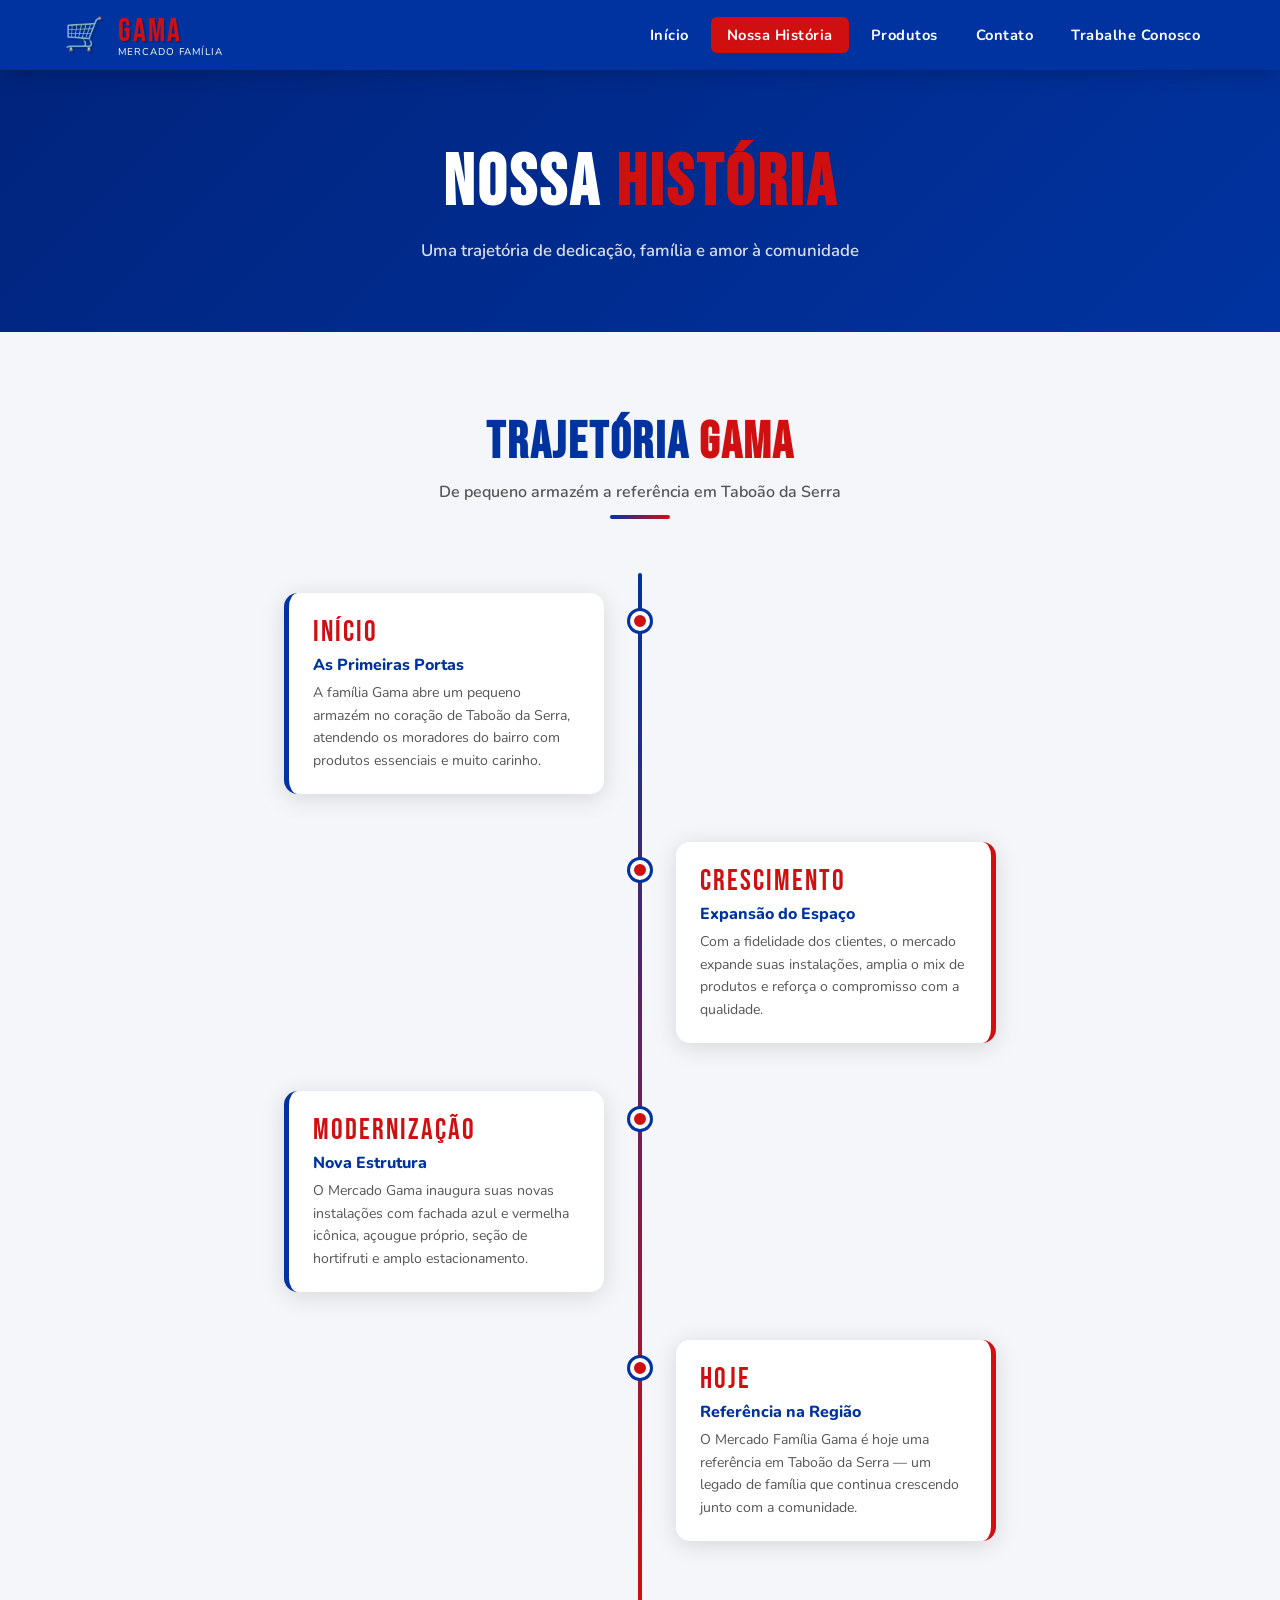
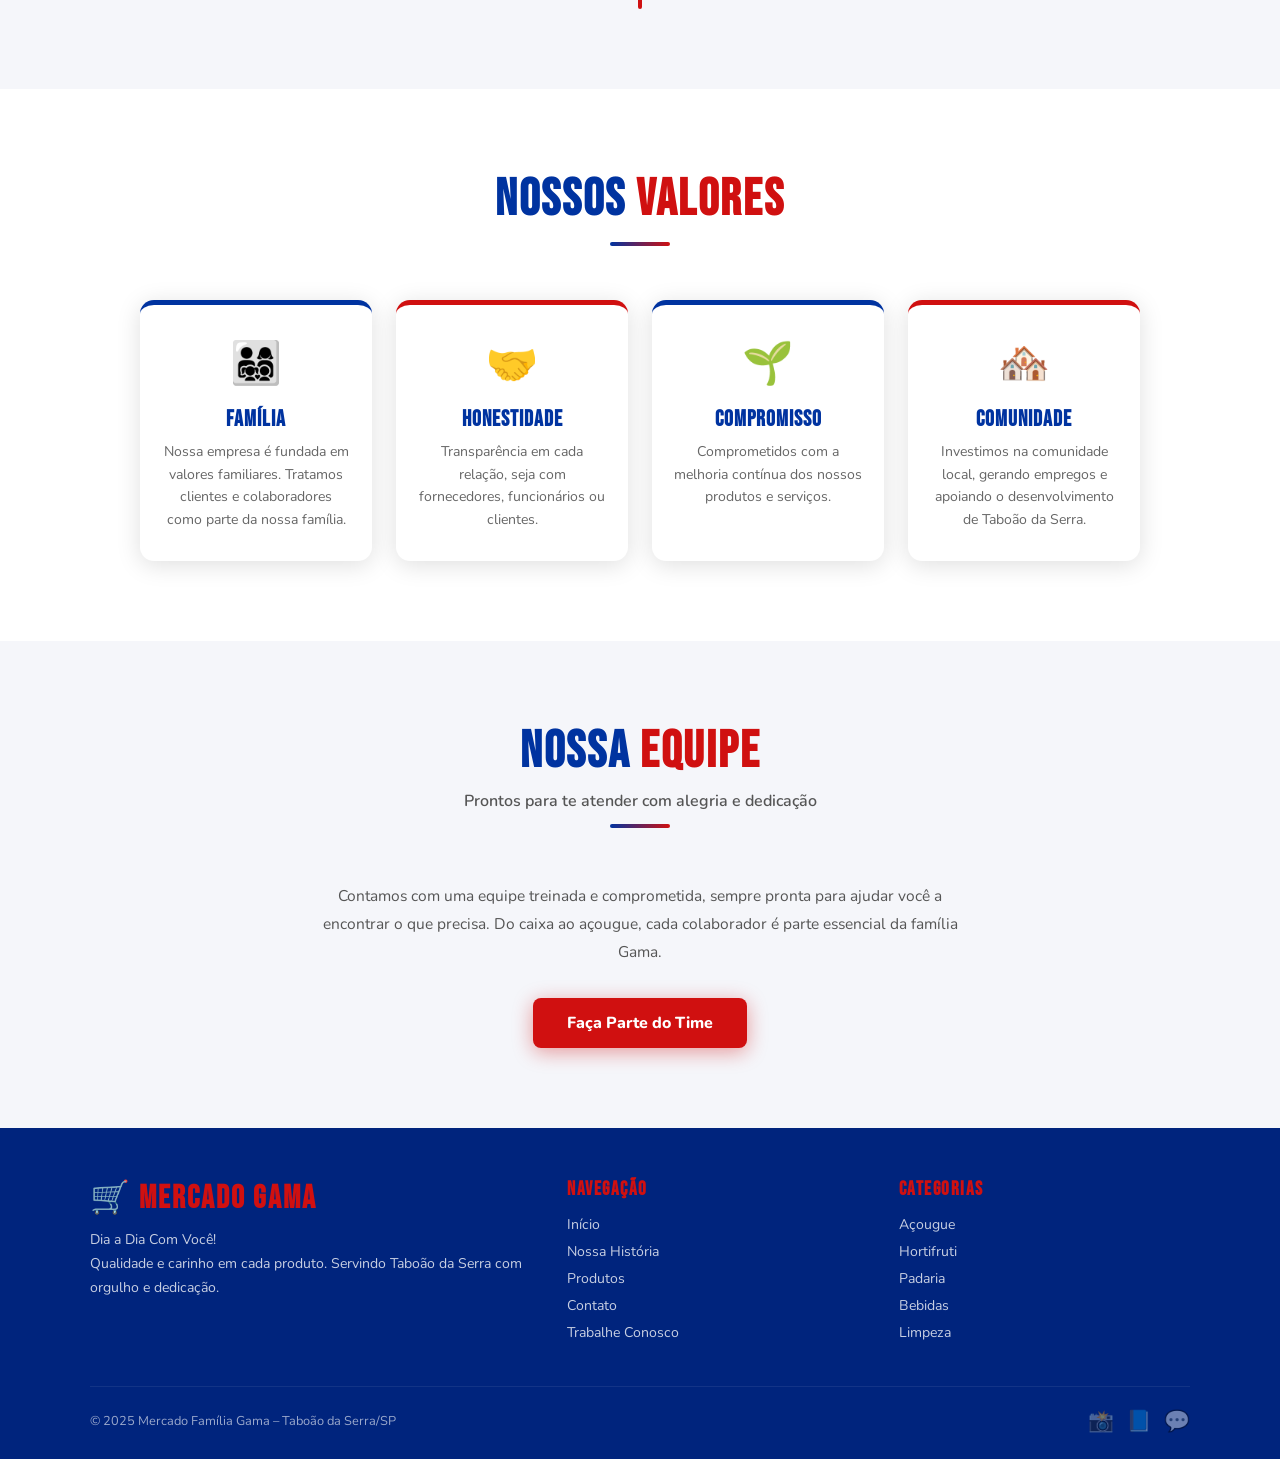
<file: src/pages/historia.html>
<!DOCTYPE html>
<html lang="pt-BR">
<head>
  <meta charset="UTF-8" />
  <meta name="viewport" content="width=device-width, initial-scale=1.0"/>
  <title>Nossa História – Mercado Família Gama</title>
  <link rel="preconnect" href="https://fonts.googleapis.com"/>
  <link href="https://fonts.googleapis.com/css2?family=Bebas+Neue&family=Nunito:wght@400;600;700;800;900&display=swap" rel="stylesheet"/>
  <style>
/* ===== MERCADO FAMÍLIA GAMA – style.css ===== */

@import url('https://fonts.googleapis.com/css2?family=Bebas+Neue&family=Nunito:wght@400;600;700;800;900&display=swap');

:root {
  --azul: #0033A0;
  --azul-escuro: #00247d;
  --azul-claro: #1a55cc;
  --vermelho: #D01010;
  --vermelho-escuro: #a50d0d;
  --branco: #ffffff;
  --cinza-claro: #f5f6fa;
  --cinza: #e0e3ed;
  --texto: #1a1a2e;
  --sombra: 0 4px 24px rgba(0,0,0,0.13);
}

* { margin: 0; padding: 0; box-sizing: border-box; }

html { scroll-behavior: smooth; }

body {
  font-family: 'Nunito', sans-serif;
  color: var(--texto);
  background: var(--branco);
  overflow-x: hidden;
}

/* ===== HEADER / NAV ===== */
header {
  background: var(--azul);
  position: sticky;
  top: 0;
  z-index: 1000;
  box-shadow: 0 2px 18px rgba(0,0,0,0.22);
}

nav {
  max-width: 1200px;
  margin: 0 auto;
  display: flex;
  align-items: center;
  justify-content: space-between;
  padding: 0 24px;
  height: 70px;
}

.logo-nav {
  display: flex;
  align-items: center;
  gap: 12px;
  text-decoration: none;
}

.logo-nav .cart-icon { font-size: 2rem; }

.logo-nav span {
  font-family: 'Bebas Neue', sans-serif;
  font-size: 2rem;
  color: var(--vermelho);
  letter-spacing: 2px;
  text-shadow: 2px 2px 0 rgba(0,0,0,0.18);
}

.logo-nav small {
  display: block;
  font-family: 'Nunito', sans-serif;
  font-size: 0.62rem;
  color: var(--branco);
  letter-spacing: 1px;
  text-transform: uppercase;
  margin-top: -6px;
}

.nav-links {
  display: flex;
  gap: 6px;
  list-style: none;
}

.nav-links a {
  color: var(--branco);
  text-decoration: none;
  font-weight: 700;
  font-size: 0.92rem;
  padding: 8px 16px;
  border-radius: 6px;
  transition: background 0.2s, color 0.2s;
  letter-spacing: 0.5px;
}

.nav-links a:hover,
.nav-links a.active {
  background: var(--vermelho);
  color: var(--branco);
}

.hamburger {
  display: none;
  flex-direction: column;
  gap: 5px;
  cursor: pointer;
  padding: 4px;
}

.hamburger span {
  display: block;
  width: 26px;
  height: 3px;
  background: var(--branco);
  border-radius: 2px;
  transition: all 0.3s;
}

/* ===== BOTÕES ===== */
.btn {
  padding: 14px 34px;
  border-radius: 8px;
  font-family: 'Nunito', sans-serif;
  font-weight: 800;
  font-size: 1rem;
  cursor: pointer;
  border: none;
  text-decoration: none;
  display: inline-block;
  transition: transform 0.15s, box-shadow 0.15s, background 0.2s;
}

.btn-primary {
  background: var(--vermelho);
  color: var(--branco);
  box-shadow: 0 4px 20px rgba(208,16,16,0.4);
}

.btn-primary:hover {
  background: var(--vermelho-escuro);
  transform: translateY(-2px);
  box-shadow: 0 8px 28px rgba(208,16,16,0.5);
}

.btn-outline {
  background: transparent;
  color: var(--branco);
  border: 2px solid rgba(255,255,255,0.6);
}

.btn-outline:hover {
  background: rgba(255,255,255,0.12);
  border-color: var(--branco);
  transform: translateY(-2px);
}

/* ===== FEATURES STRIP ===== */
.features {
  background: var(--vermelho);
  padding: 18px 24px;
}

.features-inner {
  max-width: 1100px;
  margin: 0 auto;
  display: flex;
  justify-content: space-around;
  flex-wrap: wrap;
  gap: 12px;
}

.feat-item {
  color: var(--branco);
  font-weight: 800;
  font-size: 0.88rem;
  display: flex;
  align-items: center;
  gap: 8px;
  letter-spacing: 0.5px;
}

.feat-item .icon { font-size: 1.2rem; }

/* ===== SECTION COMUM ===== */
.section { padding: 80px 24px; }

.section-alt { background: var(--cinza-claro); }

.section-title {
  text-align: center;
  margin-bottom: 54px;
}

.section-title h2 {
  font-family: 'Bebas Neue', sans-serif;
  font-size: clamp(2rem, 5vw, 3.2rem);
  color: var(--azul);
  letter-spacing: 2px;
}

.section-title h2 span { color: var(--vermelho); }

.section-title p {
  color: #555;
  font-size: 1rem;
  margin-top: 8px;
  font-weight: 600;
}

.divider {
  width: 60px;
  height: 4px;
  background: linear-gradient(90deg, var(--azul), var(--vermelho));
  margin: 12px auto 0;
  border-radius: 2px;
}

/* ===== CARDS DE CATEGORIAS ===== */
.cards-grid {
  max-width: 1100px;
  margin: 0 auto;
  display: grid;
  grid-template-columns: repeat(auto-fit, minmax(220px, 1fr));
  gap: 24px;
}

.card {
  background: var(--branco);
  border-radius: 16px;
  box-shadow: var(--sombra);
  overflow: hidden;
  transition: transform 0.22s, box-shadow 0.22s;
  cursor: pointer;
}

.card:hover {
  transform: translateY(-6px);
  box-shadow: 0 12px 36px rgba(0,51,160,0.16);
}

.card-thumb {
  height: 130px;
  display: flex;
  align-items: center;
  justify-content: center;
  font-size: 4rem;
  background: linear-gradient(135deg, var(--azul) 0%, var(--azul-claro) 100%);
}

.card-body { padding: 18px 20px; }

.card-body h3 {
  font-family: 'Bebas Neue', sans-serif;
  font-size: 1.35rem;
  color: var(--azul);
  letter-spacing: 1px;
}

.card-body p { color: #666; font-size: 0.88rem; margin-top: 4px; }

.card-tag {
  display: inline-block;
  margin-top: 10px;
  background: var(--vermelho);
  color: var(--branco);
  font-size: 0.72rem;
  font-weight: 800;
  padding: 3px 10px;
  border-radius: 12px;
  letter-spacing: 0.5px;
}

/* ===== DESTAQUES ===== */
.highlight-row {
  max-width: 1100px;
  margin: 0 auto;
  display: grid;
  grid-template-columns: 1fr 1fr;
  gap: 36px;
  align-items: center;
}

.highlight-text h3 {
  font-family: 'Bebas Neue', sans-serif;
  font-size: 2.2rem;
  color: var(--azul);
  letter-spacing: 1.5px;
  margin-bottom: 14px;
}

.highlight-text h3 span { color: var(--vermelho); }

.highlight-text p {
  color: #555;
  font-size: 0.97rem;
  line-height: 1.7;
  margin-bottom: 22px;
}

.highlight-visual {
  background: linear-gradient(135deg, var(--azul-escuro) 0%, var(--azul-claro) 100%);
  border-radius: 20px;
  height: 280px;
  display: flex;
  align-items: center;
  justify-content: center;
  font-size: 7rem;
  box-shadow: var(--sombra);
}

/* ===== HERO (HOME) ===== */
.hero {
  background: linear-gradient(135deg, var(--azul-escuro) 0%, var(--azul) 60%, var(--azul-claro) 100%);
  min-height: 90vh;
  display: flex;
  align-items: center;
  justify-content: center;
  position: relative;
  overflow: hidden;
}

.hero::before {
  content: '';
  position: absolute;
  top: -60px; right: -60px;
  width: 420px; height: 420px;
  background: var(--vermelho);
  opacity: 0.13;
  border-radius: 50%;
}

.hero::after {
  content: '';
  position: absolute;
  bottom: -80px; left: -80px;
  width: 340px; height: 340px;
  background: var(--vermelho);
  opacity: 0.10;
  border-radius: 50%;
}

.hero-inner {
  max-width: 800px;
  text-align: center;
  padding: 60px 24px;
  position: relative;
  z-index: 2;
  animation: fadeUp 0.9s ease both;
}

@keyframes fadeUp {
  from { opacity: 0; transform: translateY(40px); }
  to { opacity: 1; transform: translateY(0); }
}

.hero-badge {
  display: inline-block;
  background: var(--vermelho);
  color: var(--branco);
  font-size: 0.78rem;
  font-weight: 800;
  letter-spacing: 2px;
  text-transform: uppercase;
  padding: 5px 18px;
  border-radius: 20px;
  margin-bottom: 22px;
}

.hero h1 {
  font-family: 'Bebas Neue', sans-serif;
  font-size: clamp(3.2rem, 9vw, 6.5rem);
  color: var(--branco);
  line-height: 1;
  letter-spacing: 3px;
  margin-bottom: 10px;
}

.hero h1 span { color: var(--vermelho); }

.hero-sub {
  font-size: 1.15rem;
  color: rgba(255,255,255,0.82);
  margin-bottom: 36px;
  font-weight: 600;
  letter-spacing: 1px;
}

.hero-btns {
  display: flex;
  gap: 16px;
  justify-content: center;
  flex-wrap: wrap;
}

/* ===== VALORES GRID ===== */
.valores-grid {
  max-width: 1000px;
  margin: 0 auto;
  display: grid;
  grid-template-columns: repeat(auto-fit, minmax(200px, 1fr));
  gap: 24px;
}

.valor-card {
  background: var(--branco);
  border-radius: 14px;
  padding: 30px 22px;
  box-shadow: var(--sombra);
  text-align: center;
  border-top: 5px solid var(--azul);
  transition: transform 0.2s;
}

.valor-card:nth-child(even) { border-top-color: var(--vermelho); }
.valor-card:hover { transform: translateY(-5px); }

.valor-icon { font-size: 2.6rem; margin-bottom: 14px; }

.valor-card h3 {
  font-family: 'Bebas Neue', sans-serif;
  font-size: 1.4rem;
  color: var(--azul);
  letter-spacing: 1px;
  margin-bottom: 8px;
}

.valor-card p { font-size: 0.88rem; color: #666; line-height: 1.6; }

/* ===== PÁGINA HISTÓRIA ===== */
.historia-hero {
  background: linear-gradient(135deg, var(--azul-escuro), var(--azul));
  padding: 70px 24px;
  text-align: center;
  color: var(--branco);
}

.historia-hero h1 {
  font-family: 'Bebas Neue', sans-serif;
  font-size: clamp(2.5rem, 6vw, 4.5rem);
  letter-spacing: 3px;
}

.historia-hero h1 span { color: var(--vermelho); }
.historia-hero p { font-size: 1.05rem; opacity: 0.85; margin-top: 12px; font-weight: 600; }

.timeline {
  max-width: 860px;
  margin: 0 auto;
  position: relative;
  padding: 20px 0;
}

.timeline::before {
  content: '';
  position: absolute;
  left: 50%;
  top: 0; bottom: 0;
  width: 4px;
  background: linear-gradient(180deg, var(--azul), var(--vermelho));
  transform: translateX(-50%);
  border-radius: 2px;
}

.tl-item {
  display: flex;
  justify-content: flex-end;
  padding-right: calc(50% + 36px);
  margin-bottom: 48px;
  position: relative;
}

.tl-item:nth-child(even) {
  justify-content: flex-start;
  padding-right: 0;
  padding-left: calc(50% + 36px);
}

.tl-dot {
  position: absolute;
  left: 50%;
  top: 18px;
  transform: translateX(-50%);
  width: 20px; height: 20px;
  background: var(--vermelho);
  border-radius: 50%;
  border: 4px solid var(--branco);
  box-shadow: 0 0 0 3px var(--azul);
  z-index: 1;
}

.tl-card {
  background: var(--branco);
  border-radius: 14px;
  padding: 22px 24px;
  box-shadow: var(--sombra);
  max-width: 320px;
  border-left: 5px solid var(--azul);
}

.tl-item:nth-child(even) .tl-card {
  border-left: none;
  border-right: 5px solid var(--vermelho);
}

.tl-year {
  font-family: 'Bebas Neue', sans-serif;
  font-size: 1.8rem;
  color: var(--vermelho);
  letter-spacing: 2px;
}

.tl-card h4 {
  font-size: 1rem;
  font-weight: 800;
  color: var(--azul);
  margin: 4px 0 6px;
}

.tl-card p { font-size: 0.88rem; color: #555; line-height: 1.6; }

/* ===== PÁGINA PRODUTOS ===== */
.produtos-hero {
  background: linear-gradient(135deg, var(--vermelho-escuro), var(--vermelho));
  padding: 70px 24px;
  text-align: center;
  color: var(--branco);
}

.produtos-hero h1 {
  font-family: 'Bebas Neue', sans-serif;
  font-size: clamp(2.5rem, 6vw, 4.5rem);
  letter-spacing: 3px;
}

.produtos-hero p { font-size: 1.05rem; opacity: 0.85; margin-top: 12px; font-weight: 600; }

.filter-bar {
  max-width: 900px;
  margin: 0 auto 40px;
  display: flex;
  gap: 10px;
  flex-wrap: wrap;
  justify-content: center;
}

.filter-btn {
  padding: 9px 22px;
  border-radius: 24px;
  border: 2px solid var(--azul);
  background: var(--branco);
  color: var(--azul);
  font-family: 'Nunito', sans-serif;
  font-weight: 800;
  font-size: 0.88rem;
  cursor: pointer;
  transition: all 0.2s;
}

.filter-btn:hover,
.filter-btn.active {
  background: var(--azul);
  color: var(--branco);
}

.produtos-grid {
  max-width: 1100px;
  margin: 0 auto;
  display: grid;
  grid-template-columns: repeat(auto-fill, minmax(200px, 1fr));
  gap: 22px;
}

.produto-card {
  background: var(--branco);
  border-radius: 14px;
  box-shadow: var(--sombra);
  overflow: hidden;
  transition: transform 0.2s, box-shadow 0.2s;
}

.produto-card:hover {
  transform: translateY(-5px);
  box-shadow: 0 10px 32px rgba(0,51,160,0.15);
}

.produto-thumb {
  height: 120px;
  display: flex;
  align-items: center;
  justify-content: center;
  font-size: 3.5rem;
  background: var(--cinza-claro);
}

.produto-info { padding: 14px 16px 18px; }

.produto-info h4 {
  font-weight: 800;
  font-size: 0.93rem;
  color: var(--azul);
  margin-bottom: 2px;
}

.produto-info .cat { font-size: 0.75rem; color: #888; margin-bottom: 8px; }

.produto-preco {
  font-family: 'Bebas Neue', sans-serif;
  font-size: 1.4rem;
  color: var(--vermelho);
  letter-spacing: 1px;
}

/* ===== OFERTA BANNER ===== */
.oferta-banner {
  background: linear-gradient(90deg, var(--azul-escuro) 0%, var(--azul) 50%, var(--azul-claro) 100%);
  padding: 50px 24px;
  text-align: center;
  color: var(--branco);
  position: relative;
  overflow: hidden;
}

.oferta-banner::after {
  content: '🎉';
  position: absolute;
  font-size: 8rem;
  opacity: 0.08;
  right: 40px; top: -10px;
}

.oferta-banner h2 {
  font-family: 'Bebas Neue', sans-serif;
  font-size: 2.5rem;
  letter-spacing: 2px;
  margin-bottom: 10px;
}

.oferta-banner p { font-size: 1rem; opacity: 0.85; margin-bottom: 22px; font-weight: 600; }

/* ===== PÁGINA CONTATO ===== */
.contato-hero {
  background: linear-gradient(135deg, var(--azul-escuro), var(--azul));
  padding: 70px 24px;
  text-align: center;
  color: var(--branco);
}

.contato-hero h1 {
  font-family: 'Bebas Neue', sans-serif;
  font-size: clamp(2.5rem, 6vw, 4.5rem);
  letter-spacing: 3px;
}

.contato-hero h1 span { color: var(--vermelho); }
.contato-hero p { font-size: 1.05rem; opacity: 0.85; margin-top: 12px; font-weight: 600; }

.contato-layout {
  max-width: 1100px;
  margin: 0 auto;
  display: grid;
  grid-template-columns: 1fr 1.4fr;
  gap: 48px;
  align-items: start;
}

.contato-info h3 {
  font-family: 'Bebas Neue', sans-serif;
  font-size: 1.8rem;
  color: var(--azul);
  letter-spacing: 1.5px;
  margin-bottom: 24px;
}

.info-item {
  display: flex;
  gap: 14px;
  margin-bottom: 22px;
  align-items: flex-start;
}

.info-icon {
  width: 44px; height: 44px;
  background: linear-gradient(135deg, var(--azul), var(--azul-claro));
  border-radius: 10px;
  display: flex;
  align-items: center;
  justify-content: center;
  font-size: 1.3rem;
  flex-shrink: 0;
  color: var(--branco);
}

.info-text strong {
  display: block;
  font-weight: 800;
  color: var(--azul);
  font-size: 0.9rem;
}

.info-text span { font-size: 0.88rem; color: #555; }

.horarios {
  background: var(--cinza-claro);
  border-radius: 14px;
  padding: 20px;
  margin-top: 24px;
  border-left: 4px solid var(--azul);
}

.horarios h4 {
  font-family: 'Bebas Neue', sans-serif;
  font-size: 1.2rem;
  color: var(--azul);
  letter-spacing: 1px;
  margin-bottom: 10px;
}

.horarios p {
  font-size: 0.88rem;
  color: #555;
  margin-bottom: 5px;
  display: flex;
  justify-content: space-between;
}

.horarios p span { font-weight: 700; color: var(--vermelho); }

/* ===== FORMULÁRIO ===== */
.form-card {
  background: var(--branco);
  border-radius: 20px;
  box-shadow: 0 8px 40px rgba(0,51,160,0.12);
  padding: 40px;
}

.form-card h3 {
  font-family: 'Bebas Neue', sans-serif;
  font-size: 1.8rem;
  color: var(--azul);
  letter-spacing: 1.5px;
  margin-bottom: 24px;
}

.form-group { margin-bottom: 18px; }

.form-group label {
  display: block;
  font-weight: 800;
  font-size: 0.88rem;
  color: var(--azul);
  margin-bottom: 6px;
}

.form-group input,
.form-group select,
.form-group textarea {
  width: 100%;
  padding: 12px 16px;
  border: 2px solid var(--cinza);
  border-radius: 10px;
  font-family: 'Nunito', sans-serif;
  font-size: 0.93rem;
  color: var(--texto);
  background: var(--branco);
  transition: border-color 0.2s, box-shadow 0.2s;
  outline: none;
}

.form-group input:focus,
.form-group select:focus,
.form-group textarea:focus {
  border-color: var(--azul);
  box-shadow: 0 0 0 4px rgba(0,51,160,0.08);
}

.form-group textarea { resize: vertical; min-height: 120px; }

.form-row { display: grid; grid-template-columns: 1fr 1fr; gap: 14px; }

.btn-submit {
  width: 100%;
  background: var(--vermelho);
  color: var(--branco);
  padding: 15px;
  border-radius: 10px;
  font-family: 'Nunito', sans-serif;
  font-weight: 900;
  font-size: 1.05rem;
  border: none;
  cursor: pointer;
  transition: background 0.2s, transform 0.15s;
  letter-spacing: 0.5px;
}

.btn-submit:hover {
  background: var(--vermelho-escuro);
  transform: translateY(-2px);
}

.sucesso-msg {
  display: none;
  background: #e8f5e9;
  border: 2px solid #43a047;
  color: #2e7d32;
  border-radius: 10px;
  padding: 16px 20px;
  font-weight: 700;
  margin-top: 16px;
  text-align: center;
}

.erro-msg {
  display: none;
  background: #ffebee;
  border: 2px solid #e53935;
  color: #b71c1c;
  border-radius: 10px;
  padding: 16px 20px;
  font-weight: 700;
  margin-top: 16px;
  text-align: center;
}

.mapa-placeholder {
  background: linear-gradient(135deg, var(--cinza-claro), var(--cinza));
  border-radius: 16px;
  height: 220px;
  display: flex;
  flex-direction: column;
  align-items: center;
  justify-content: center;
  gap: 10px;
  margin-top: 28px;
  border: 2px dashed var(--azul);
  color: var(--azul);
}

.mapa-placeholder .map-icon { font-size: 3rem; }

.mapa-placeholder p { font-weight: 700; font-size: 0.88rem; text-align: center; }

/* ===== PÁGINA TRABALHE CONOSCO ===== */
.trabalhe-hero {
  background: linear-gradient(135deg, #0a2a00 0%, #1b5e20 60%, #2e7d32 100%);
  padding: 70px 24px;
  text-align: center;
  color: var(--branco);
  position: relative;
  overflow: hidden;
}

.trabalhe-hero::before {
  content: '💼';
  position: absolute;
  font-size: 12rem;
  opacity: 0.06;
  right: 5%; top: -10px;
}

.trabalhe-hero h1 {
  font-family: 'Bebas Neue', sans-serif;
  font-size: clamp(2.5rem, 6vw, 4.5rem);
  letter-spacing: 3px;
}

.trabalhe-hero h1 span { color: #a5d6a7; }
.trabalhe-hero p { font-size: 1.05rem; opacity: 0.85; margin-top: 12px; font-weight: 600; }

.beneficios-grid {
  max-width: 1000px;
  margin: 0 auto;
  display: grid;
  grid-template-columns: repeat(auto-fit, minmax(200px, 1fr));
  gap: 20px;
}

.beneficio-card {
  background: var(--branco);
  border-radius: 14px;
  padding: 26px 20px;
  box-shadow: var(--sombra);
  text-align: center;
  border-top: 5px solid #2e7d32;
  transition: transform 0.2s;
}

.beneficio-card:hover { transform: translateY(-4px); }

.beneficio-icon { font-size: 2.2rem; margin-bottom: 10px; }

.beneficio-card h4 {
  font-family: 'Bebas Neue', sans-serif;
  font-size: 1.2rem;
  color: #1b5e20;
  letter-spacing: 1px;
  margin-bottom: 6px;
}

.beneficio-card p { font-size: 0.83rem; color: #555; line-height: 1.55; }

/* Formulário de Candidatura */
.candidatura-layout {
  max-width: 900px;
  margin: 0 auto;
}

.candidatura-card {
  background: var(--branco);
  border-radius: 20px;
  box-shadow: 0 8px 40px rgba(0,0,0,0.10);
  padding: 48px;
  border-top: 6px solid #2e7d32;
}

.candidatura-card h3 {
  font-family: 'Bebas Neue', sans-serif;
  font-size: 2rem;
  color: #1b5e20;
  letter-spacing: 1.5px;
  margin-bottom: 8px;
}

.candidatura-card .subtitulo {
  color: #555;
  font-size: 0.93rem;
  margin-bottom: 32px;
  font-weight: 600;
}

/* Seção de área + subareas */
.area-wrapper {
  background: var(--cinza-claro);
  border-radius: 14px;
  padding: 22px;
  border-left: 4px solid #2e7d32;
  margin-bottom: 18px;
}

.area-wrapper label {
  display: block;
  font-weight: 800;
  font-size: 0.88rem;
  color: #1b5e20;
  margin-bottom: 6px;
}

.subareas {
  display: none;
  margin-top: 14px;
  padding-top: 14px;
  border-top: 1px dashed var(--cinza);
}

.subareas.visible { display: block; }

.subareas label {
  display: block;
  font-weight: 800;
  font-size: 0.88rem;
  color: var(--azul);
  margin-bottom: 6px;
}

.subareas-opcoes {
  display: grid;
  grid-template-columns: repeat(auto-fill, minmax(200px, 1fr));
  gap: 10px;
}

.subarea-check {
  display: flex;
  align-items: center;
  gap: 8px;
  background: var(--branco);
  border: 2px solid var(--cinza);
  border-radius: 8px;
  padding: 10px 14px;
  cursor: pointer;
  transition: border-color 0.2s, background 0.2s;
  font-size: 0.88rem;
  font-weight: 700;
  color: var(--texto);
}

.subarea-check:hover { border-color: #2e7d32; background: #f1f8e9; }

.subarea-check input[type="checkbox"] {
  width: 16px;
  height: 16px;
  accent-color: #2e7d32;
  cursor: pointer;
  flex-shrink: 0;
}

/* Experiência / Disponibilidade */
.radio-group {
  display: flex;
  gap: 12px;
  flex-wrap: wrap;
  margin-top: 6px;
}

.radio-option {
  display: flex;
  align-items: center;
  gap: 8px;
  background: var(--branco);
  border: 2px solid var(--cinza);
  border-radius: 8px;
  padding: 10px 16px;
  cursor: pointer;
  transition: border-color 0.2s, background 0.2s;
  font-size: 0.88rem;
  font-weight: 700;
  color: var(--texto);
}

.radio-option:hover { border-color: #2e7d32; background: #f1f8e9; }

.radio-option input[type="radio"] {
  accent-color: #2e7d32;
  cursor: pointer;
}

/* Progresso etapas */
.progress-steps {
  display: flex;
  align-items: center;
  justify-content: center;
  gap: 0;
  margin-bottom: 40px;
}

.step {
  display: flex;
  flex-direction: column;
  align-items: center;
  gap: 6px;
}

.step-num {
  width: 38px; height: 38px;
  border-radius: 50%;
  background: var(--cinza);
  color: #888;
  font-weight: 900;
  font-size: 1rem;
  display: flex;
  align-items: center;
  justify-content: center;
  transition: background 0.3s, color 0.3s;
}

.step.active .step-num, .step.done .step-num {
  background: #2e7d32;
  color: var(--branco);
}

.step-label {
  font-size: 0.7rem;
  font-weight: 800;
  color: #888;
  letter-spacing: 0.5px;
  text-transform: uppercase;
  text-align: center;
}

.step.active .step-label, .step.done .step-label { color: #2e7d32; }

.step-line {
  height: 3px;
  width: 60px;
  background: var(--cinza);
  margin-bottom: 22px;
  transition: background 0.3s;
}

.step-line.done { background: #2e7d32; }

/* Etapas do form */
.form-step { display: none; }
.form-step.active { display: block; }

.step-title {
  font-family: 'Bebas Neue', sans-serif;
  font-size: 1.4rem;
  color: #1b5e20;
  letter-spacing: 1px;
  margin-bottom: 20px;
  padding-bottom: 10px;
  border-bottom: 2px solid #e8f5e9;
}

.form-nav {
  display: flex;
  justify-content: space-between;
  margin-top: 28px;
  gap: 12px;
}

.btn-voltar {
  background: var(--cinza);
  color: var(--texto);
  padding: 12px 28px;
  border-radius: 8px;
  font-family: 'Nunito', sans-serif;
  font-weight: 800;
  font-size: 0.95rem;
  border: none;
  cursor: pointer;
  transition: background 0.2s;
}

.btn-voltar:hover { background: #ccc; }

.btn-avancar, .btn-enviar-curriculo {
  background: #2e7d32;
  color: var(--branco);
  padding: 12px 32px;
  border-radius: 8px;
  font-family: 'Nunito', sans-serif;
  font-weight: 900;
  font-size: 0.95rem;
  border: none;
  cursor: pointer;
  transition: background 0.2s, transform 0.15s;
  box-shadow: 0 4px 16px rgba(46,125,50,0.3);
}

.btn-avancar:hover, .btn-enviar-curriculo:hover {
  background: #1b5e20;
  transform: translateY(-2px);
}

.sucesso-candidatura {
  display: none;
  text-align: center;
  padding: 48px 20px;
}

.sucesso-candidatura .check-icon { font-size: 5rem; margin-bottom: 16px; }

.sucesso-candidatura h3 {
  font-family: 'Bebas Neue', sans-serif;
  font-size: 2.2rem;
  color: #1b5e20;
  letter-spacing: 2px;
  margin-bottom: 12px;
}

.sucesso-candidatura p { color: #555; font-size: 0.97rem; line-height: 1.7; max-width: 500px; margin: 0 auto; }

/* ===== FOOTER ===== */
footer {
  background: var(--azul-escuro);
  color: var(--branco);
  padding: 50px 24px 24px;
}

.footer-inner {
  max-width: 1100px;
  margin: 0 auto;
  display: grid;
  grid-template-columns: 1.5fr 1fr 1fr;
  gap: 40px;
  margin-bottom: 36px;
}

.footer-brand h3 {
  font-family: 'Bebas Neue', sans-serif;
  font-size: 2rem;
  color: var(--vermelho);
  letter-spacing: 2px;
  margin-bottom: 10px;
}

.footer-brand p { font-size: 0.88rem; opacity: 0.78; line-height: 1.7; }

.footer-col h4 {
  font-family: 'Bebas Neue', sans-serif;
  font-size: 1.2rem;
  letter-spacing: 1.5px;
  color: var(--vermelho);
  margin-bottom: 14px;
}

.footer-col ul { list-style: none; }

.footer-col li { margin-bottom: 8px; font-size: 0.88rem; opacity: 0.78; }

.footer-col a {
  color: inherit;
  text-decoration: none;
  cursor: pointer;
  transition: opacity 0.2s;
}

.footer-col a:hover { opacity: 1; text-decoration: underline; }

.footer-bottom {
  max-width: 1100px;
  margin: 0 auto;
  border-top: 1px solid rgba(255,255,255,0.12);
  padding-top: 20px;
  display: flex;
  justify-content: space-between;
  align-items: center;
  flex-wrap: wrap;
  gap: 10px;
  font-size: 0.8rem;
  opacity: 0.6;
}

.social-links { display: flex; gap: 12px; }

.social-links a {
  color: var(--branco);
  font-size: 1.3rem;
  text-decoration: none;
  opacity: 0.7;
  transition: opacity 0.2s;
}

.social-links a:hover { opacity: 1; }

/* ===== RESPONSIVE ===== */
@media (max-width: 768px) {
  .nav-links {
    display: none;
    position: fixed;
    top: 70px; left: 0; right: 0;
    background: var(--azul-escuro);
    flex-direction: column;
    padding: 20px;
    gap: 4px;
    z-index: 999;
  }

  .nav-links.open { display: flex; }

  .hamburger { display: flex; }

  .highlight-row { grid-template-columns: 1fr; }
  .highlight-visual { height: 180px; font-size: 4.5rem; }

  .timeline::before { left: 16px; }
  .tl-item, .tl-item:nth-child(even) {
    justify-content: flex-start;
    padding-left: 50px;
    padding-right: 0;
  }

  .tl-dot { left: 16px; }

  .tl-item:nth-child(even) .tl-card {
    border-right: none;
    border-left: 5px solid var(--vermelho);
  }

  .contato-layout { grid-template-columns: 1fr; }
  .form-row { grid-template-columns: 1fr; }
  .footer-inner { grid-template-columns: 1fr; gap: 28px; }
  .footer-bottom { flex-direction: column; text-align: center; }

  .candidatura-card { padding: 28px 20px; }
  .subareas-opcoes { grid-template-columns: 1fr; }
  .step-line { width: 30px; }
}

</style>
</head>
<body>

<!-- HEADER -->
<header>
  <nav>
    <a class="logo-nav" href="index.html">
      <span class="cart-icon">🛒</span>
      <div>
        <span>GAMA</span>
        <small>Mercado Família</small>
      </div>
    </a>
    <ul class="nav-links" id="navLinks">
      <li><a href="index.html">Início</a></li>
      <li><a href="historia.html" class="active">Nossa História</a></li>
      <li><a href="produtos.html">Produtos</a></li>
      <li><a href="contato.html">Contato</a></li>
      <li><a href="trabalhe-conosco.html">Trabalhe Conosco</a></li>
    </ul>
    <div class="hamburger" id="hamburger" onclick="toggleMenu()">
      <span></span><span></span><span></span>
    </div>
  </nav>
</header>

<!-- HERO -->
<section class="historia-hero">
  <h1>NOSSA <span>HISTÓRIA</span></h1>
  <p>Uma trajetória de dedicação, família e amor à comunidade</p>
</section>

<!-- TIMELINE -->
<section class="section section-alt">
  <div class="section-title">
    <h2>TRAJETÓRIA <span>GAMA</span></h2>
    <p>De pequeno armazém a referência em Taboão da Serra</p>
    <div class="divider"></div>
  </div>
  <div class="timeline">
    <div class="tl-item">
      <div class="tl-dot"></div>
      <div class="tl-card">
        <div class="tl-year">INÍCIO</div>
        <h4>As Primeiras Portas</h4>
        <p>A família Gama abre um pequeno armazém no coração de Taboão da Serra, atendendo os moradores do bairro com produtos essenciais e muito carinho.</p>
      </div>
    </div>
    <div class="tl-item">
      <div class="tl-dot"></div>
      <div class="tl-card">
        <div class="tl-year">CRESCIMENTO</div>
        <h4>Expansão do Espaço</h4>
        <p>Com a fidelidade dos clientes, o mercado expande suas instalações, amplia o mix de produtos e reforça o compromisso com a qualidade.</p>
      </div>
    </div>
    <div class="tl-item">
      <div class="tl-dot"></div>
      <div class="tl-card">
        <div class="tl-year">MODERNIZAÇÃO</div>
        <h4>Nova Estrutura</h4>
        <p>O Mercado Gama inaugura suas novas instalações com fachada azul e vermelha icônica, açougue próprio, seção de hortifruti e amplo estacionamento.</p>
      </div>
    </div>
    <div class="tl-item">
      <div class="tl-dot"></div>
      <div class="tl-card">
        <div class="tl-year">HOJE</div>
        <h4>Referência na Região</h4>
        <p>O Mercado Família Gama é hoje uma referência em Taboão da Serra — um legado de família que continua crescendo junto com a comunidade.</p>
      </div>
    </div>
  </div>
</section>

<!-- VALORES -->
<section class="section">
  <div class="section-title">
    <h2>NOSSOS <span>VALORES</span></h2>
    <div class="divider"></div>
  </div>
  <div class="valores-grid">
    <div class="valor-card">
      <div class="valor-icon">👨‍👩‍👧‍👦</div>
      <h3>Família</h3>
      <p>Nossa empresa é fundada em valores familiares. Tratamos clientes e colaboradores como parte da nossa família.</p>
    </div>
    <div class="valor-card">
      <div class="valor-icon">🤝</div>
      <h3>Honestidade</h3>
      <p>Transparência em cada relação, seja com fornecedores, funcionários ou clientes.</p>
    </div>
    <div class="valor-card">
      <div class="valor-icon">🌱</div>
      <h3>Compromisso</h3>
      <p>Comprometidos com a melhoria contínua dos nossos produtos e serviços.</p>
    </div>
    <div class="valor-card">
      <div class="valor-icon">🏘️</div>
      <h3>Comunidade</h3>
      <p>Investimos na comunidade local, gerando empregos e apoiando o desenvolvimento de Taboão da Serra.</p>
    </div>
  </div>
</section>

<!-- EQUIPE -->
<section class="section section-alt" style="text-align:center;">
  <div class="section-title">
    <h2>NOSSA <span>EQUIPE</span></h2>
    <p>Prontos para te atender com alegria e dedicação</p>
    <div class="divider"></div>
  </div>
  <p style="max-width:640px;margin:0 auto 32px;color:#555;font-size:0.97rem;line-height:1.8;">
    Contamos com uma equipe treinada e comprometida, sempre pronta para ajudar você a encontrar o que precisa. Do caixa ao açougue, cada colaborador é parte essencial da família Gama.
  </p>
  <a class="btn btn-primary" href="trabalhe-conosco.html">Faça Parte do Time</a>
</section>

<!-- FOOTER -->
<footer>
  <div class="footer-inner">
    <div class="footer-brand">
      <h3>🛒 MERCADO GAMA</h3>
      <p>Dia a Dia Com Você!<br>Qualidade e carinho em cada produto. Servindo Taboão da Serra com orgulho e dedicação.</p>
    </div>
    <div class="footer-col">
      <h4>Navegação</h4>
      <ul>
        <li><a href="index.html">Início</a></li>
        <li><a href="historia.html">Nossa História</a></li>
        <li><a href="produtos.html">Produtos</a></li>
        <li><a href="contato.html">Contato</a></li>
        <li><a href="trabalhe-conosco.html">Trabalhe Conosco</a></li>
      </ul>
    </div>
    <div class="footer-col">
      <h4>Categorias</h4>
      <ul>
        <li><a href="produtos.html">Açougue</a></li>
        <li><a href="produtos.html">Hortifruti</a></li>
        <li><a href="produtos.html">Padaria</a></li>
        <li><a href="produtos.html">Bebidas</a></li>
        <li><a href="produtos.html">Limpeza</a></li>
      </ul>
    </div>
  </div>
  <div class="footer-bottom">
    <span>© 2025 Mercado Família Gama – Taboão da Serra/SP</span>
    <div class="social-links">
      <a href="#" title="Instagram">📸</a>
      <a href="#" title="Facebook">📘</a>
      <a href="#" title="WhatsApp">💬</a>
    </div>
  </div>
</footer>

<script>
/* ===== MERCADO FAMÍLIA GAMA – script.js ===== */

/* ---------- NAVEGAÇÃO ENTRE PÁGINAS ---------- */
function toggleMenu() {
  document.getElementById('navLinks').classList.toggle('open');
}

/* ---------- FILTRO DE PRODUTOS ---------- */
function filterProd(cat, btn) {
  document.querySelectorAll('.filter-btn').forEach(b => b.classList.remove('active'));
  btn.classList.add('active');
  document.querySelectorAll('.produto-card').forEach(card => {
    card.style.display = (cat === 'todos' || card.dataset.cat === cat) ? '' : 'none';
  });
}

/* ---------- FORMULÁRIO DE CONTATO ---------- */
function enviarFormulario() {
  const nome     = document.getElementById('nome').value.trim();
  const email    = document.getElementById('email').value.trim();
  const assunto  = document.getElementById('assunto').value;
  const mensagem = document.getElementById('mensagem').value.trim();

  if (!nome || !email || !assunto || !mensagem) {
    alert('Por favor, preencha todos os campos obrigatórios (*).');
    return;
  }

  const emailRegex = /^[^\s@]+@[^\s@]+\.[^\s@]+$/;
  if (!emailRegex.test(email)) {
    alert('Por favor, informe um e-mail válido.');
    return;
  }

  document.getElementById('sucessoMsg').style.display = 'block';
  ['nome','email','telefone','assunto','mensagem'].forEach(id => {
    const el = document.getElementById(id);
    if (el) el.value = '';
  });

  setTimeout(() => {
    const msg = document.getElementById('sucessoMsg');
    if (msg) msg.style.display = 'none';
  }, 5000);
}

/* ---------- FORMULÁRIO TRABALHE CONOSCO (multi-step) ---------- */

// Mapeamento de área → subareas
const subareasPorArea = {
  escritorio: {
    label: 'Escritório',
    opcoes: [
      { value: 'ti',         label: '💻 Desenvolvedor de TI' },
      { value: 'marketing',  label: '📣 Marketing & Redes Sociais' },
      { value: 'financeiro', label: '💰 Financeiro / Contabilidade' },
      { value: 'rh',         label: '👥 Recursos Humanos' },
      { value: 'compras',    label: '🛒 Compras & Suprimentos' },
      { value: 'adm',        label: '📋 Assistente Administrativo' },
    ]
  },
  unidade: {
    label: 'Trabalhar na Unidade',
    opcoes: [
      { value: 'caixa',      label: '🖥️ Operador(a) de Caixa' },
      { value: 'repositor',  label: '📦 Repositor(a) de Produtos' },
      { value: 'faxineiro',  label: '🧹 Auxiliar de Limpeza' },
      { value: 'acougue',    label: '🥩 Auxiliar de Açougue' },
      { value: 'hortifruti', label: '🥦 Auxiliar de Hortifruti' },
      { value: 'padaria',    label: '🍞 Auxiliar de Padaria' },
      { value: 'seguranca',  label: '🛡️ Segurança Patrimonial' },
      { value: 'estoque',    label: '🏭 Auxiliar de Estoque' },
    ]
  },
  logistica: {
    label: 'Logística & Entregas',
    opcoes: [
      { value: 'motorista',  label: '🚚 Motorista Entregador' },
      { value: 'ajudante',   label: '📬 Ajudante de Entrega' },
      { value: 'separacao',  label: '📋 Separador de Pedidos' },
    ]
  },
  gerencia: {
    label: 'Gerência & Supervisão',
    opcoes: [
      { value: 'gerente',    label: '🏆 Gerente de Loja' },
      { value: 'supervisor', label: '📊 Supervisor de Setor' },
      { value: 'lider',      label: '⭐ Líder de Equipe' },
    ]
  }
};

let stepAtual = 1;
const totalSteps = 3;

function atualizarSteps() {
  // Atualiza os indicadores visuais
  document.querySelectorAll('.step').forEach((el, i) => {
    const num = i + 1;
    el.classList.remove('active', 'done');
    if (num < stepAtual) el.classList.add('done');
    if (num === stepAtual) el.classList.add('active');
  });

  document.querySelectorAll('.step-line').forEach((el, i) => {
    el.classList.toggle('done', i + 1 < stepAtual);
  });

  // Mostra apenas o step atual
  document.querySelectorAll('.form-step').forEach((el, i) => {
    el.classList.toggle('active', i + 1 === stepAtual);
  });

  // Botão voltar
  const btnVoltar = document.getElementById('btnVoltar');
  if (btnVoltar) btnVoltar.style.display = stepAtual > 1 ? 'inline-block' : 'none';
}

function avancarStep() {
  if (!validarStep(stepAtual)) return;
  if (stepAtual < totalSteps) {
    stepAtual++;
    atualizarSteps();
    window.scrollTo({ top: document.querySelector('.candidatura-card').offsetTop - 100, behavior: 'smooth' });
  }
}

function voltarStep() {
  if (stepAtual > 1) {
    stepAtual--;
    atualizarSteps();
  }
}

function validarStep(step) {
  if (step === 1) {
    const nome  = document.getElementById('tc-nome')?.value.trim();
    const nasc  = document.getElementById('tc-nascimento')?.value;
    const email = document.getElementById('tc-email')?.value.trim();
    const tel   = document.getElementById('tc-telefone')?.value.trim();

    if (!nome || !nasc || !email || !tel) {
      mostrarErro('Por favor, preencha todos os campos obrigatórios do Passo 1.');
      return false;
    }
    const emailRegex = /^[^\s@]+@[^\s@]+\.[^\s@]+$/;
    if (!emailRegex.test(email)) {
      mostrarErro('Por favor, informe um e-mail válido.');
      return false;
    }
    // Validação de idade mínima (16 anos)
    const nascDate = new Date(nasc);
    const hoje = new Date();
    const idade = hoje.getFullYear() - nascDate.getFullYear();
    if (idade < 16) {
      mostrarErro('A idade mínima para candidatura é de 16 anos.');
      return false;
    }
    esconderErro();
    return true;
  }

  if (step === 2) {
    const area = document.getElementById('tc-area')?.value;
    if (!area) {
      mostrarErro('Por favor, selecione uma área de interesse.');
      return false;
    }
    const checks = document.querySelectorAll('.subarea-check input[type="checkbox"]:checked');
    if (checks.length === 0) {
      mostrarErro('Por favor, selecione pelo menos uma função de interesse.');
      return false;
    }
    esconderErro();
    return true;
  }

  return true;
}

function mostrarErro(msg) {
  const el = document.getElementById('erroMsg');
  if (el) { el.textContent = '⚠️ ' + msg; el.style.display = 'block'; }
  else alert(msg);
}

function esconderErro() {
  const el = document.getElementById('erroMsg');
  if (el) el.style.display = 'none';
}

function onAreaChange() {
  const area = document.getElementById('tc-area')?.value;
  const wrapper = document.getElementById('subarea-wrapper');
  const container = document.getElementById('subareas-container');
  if (!wrapper || !container) return;

  if (!area || !subareasPorArea[area]) {
    wrapper.classList.remove('visible');
    container.innerHTML = '';
    return;
  }

  const dados = subareasPorArea[area];
  container.innerHTML = dados.opcoes.map(op => `
    <label class="subarea-check">
      <input type="checkbox" name="funcao" value="${op.value}">
      ${op.label}
    </label>
  `).join('');

  wrapper.classList.add('visible');
}

function enviarCandidatura() {
  if (!validarStep(3)) return;

  const nome  = document.getElementById('tc-nome')?.value.trim();
  const area  = document.getElementById('tc-area')?.value;
  const checks = [...document.querySelectorAll('.subarea-check input[type="checkbox"]:checked')]
    .map(c => c.parentElement.textContent.trim()).join(', ');

  // Esconde o formulário e mostra confirmação
  document.getElementById('formCandidatura').style.display = 'none';
  const sucesso = document.getElementById('sucessoCandidatura');
  if (sucesso) {
    sucesso.style.display = 'block';
    const nomeEl = document.getElementById('sucesso-nome');
    if (nomeEl) nomeEl.textContent = nome;
    const funcEl = document.getElementById('sucesso-funcoes');
    if (funcEl) funcEl.textContent = checks;
  }
  window.scrollTo({ top: 0, behavior: 'smooth' });
}

// Inicialização ao carregar a página
document.addEventListener('DOMContentLoaded', () => {
  // Inicializa steps do form trabalhe conosco (se existir)
  if (document.querySelector('.progress-steps')) {
    atualizarSteps();
  }
});

</script>
</body>
</html>
</file>
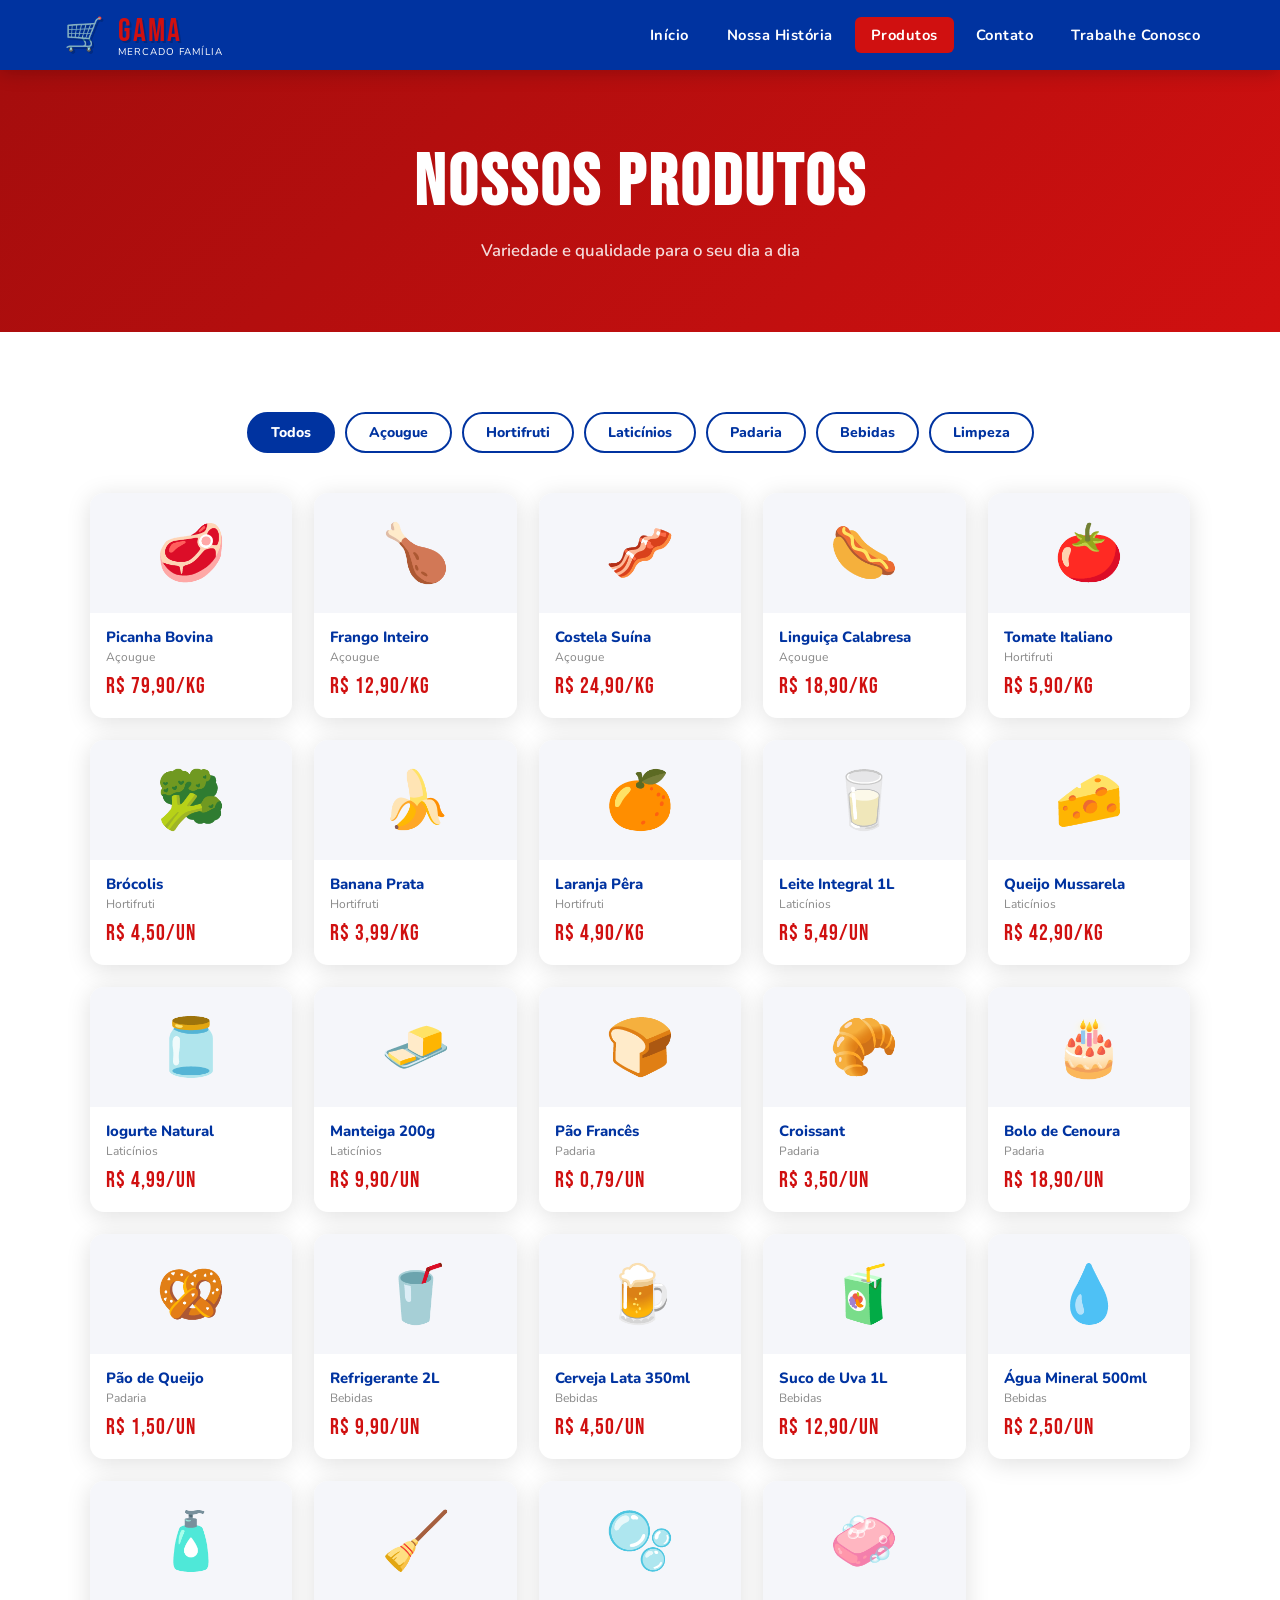
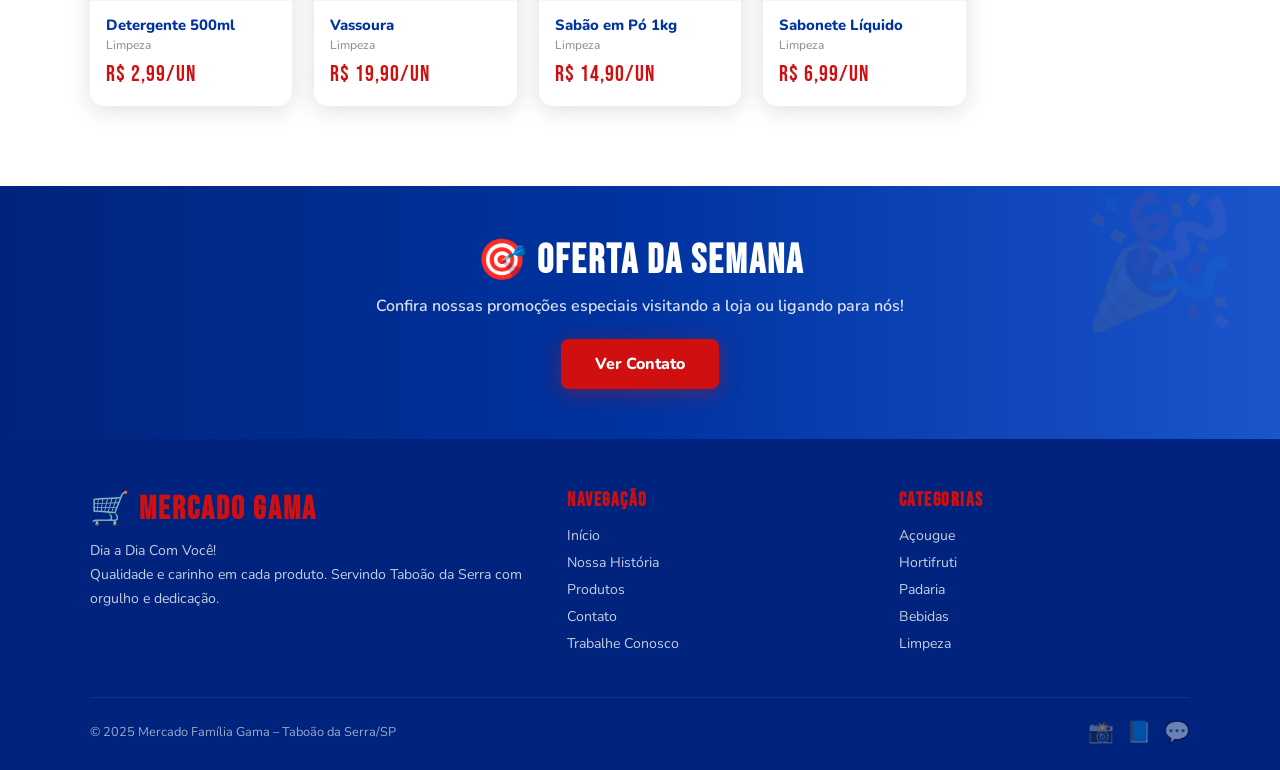
<file: src/pages/produtos.html>
<!DOCTYPE html>
<html lang="pt-BR">
<head>
  <meta charset="UTF-8" />
  <meta name="viewport" content="width=device-width, initial-scale=1.0"/>
  <title>Produtos – Mercado Família Gama</title>
  <link rel="preconnect" href="https://fonts.googleapis.com"/>
  <link href="https://fonts.googleapis.com/css2?family=Bebas+Neue&family=Nunito:wght@400;600;700;800;900&display=swap" rel="stylesheet"/>
  <style>
/* ===== MERCADO FAMÍLIA GAMA – style.css ===== */

@import url('https://fonts.googleapis.com/css2?family=Bebas+Neue&family=Nunito:wght@400;600;700;800;900&display=swap');

:root {
  --azul: #0033A0;
  --azul-escuro: #00247d;
  --azul-claro: #1a55cc;
  --vermelho: #D01010;
  --vermelho-escuro: #a50d0d;
  --branco: #ffffff;
  --cinza-claro: #f5f6fa;
  --cinza: #e0e3ed;
  --texto: #1a1a2e;
  --sombra: 0 4px 24px rgba(0,0,0,0.13);
}

* { margin: 0; padding: 0; box-sizing: border-box; }

html { scroll-behavior: smooth; }

body {
  font-family: 'Nunito', sans-serif;
  color: var(--texto);
  background: var(--branco);
  overflow-x: hidden;
}

/* ===== HEADER / NAV ===== */
header {
  background: var(--azul);
  position: sticky;
  top: 0;
  z-index: 1000;
  box-shadow: 0 2px 18px rgba(0,0,0,0.22);
}

nav {
  max-width: 1200px;
  margin: 0 auto;
  display: flex;
  align-items: center;
  justify-content: space-between;
  padding: 0 24px;
  height: 70px;
}

.logo-nav {
  display: flex;
  align-items: center;
  gap: 12px;
  text-decoration: none;
}

.logo-nav .cart-icon { font-size: 2rem; }

.logo-nav span {
  font-family: 'Bebas Neue', sans-serif;
  font-size: 2rem;
  color: var(--vermelho);
  letter-spacing: 2px;
  text-shadow: 2px 2px 0 rgba(0,0,0,0.18);
}

.logo-nav small {
  display: block;
  font-family: 'Nunito', sans-serif;
  font-size: 0.62rem;
  color: var(--branco);
  letter-spacing: 1px;
  text-transform: uppercase;
  margin-top: -6px;
}

.nav-links {
  display: flex;
  gap: 6px;
  list-style: none;
}

.nav-links a {
  color: var(--branco);
  text-decoration: none;
  font-weight: 700;
  font-size: 0.92rem;
  padding: 8px 16px;
  border-radius: 6px;
  transition: background 0.2s, color 0.2s;
  letter-spacing: 0.5px;
}

.nav-links a:hover,
.nav-links a.active {
  background: var(--vermelho);
  color: var(--branco);
}

.hamburger {
  display: none;
  flex-direction: column;
  gap: 5px;
  cursor: pointer;
  padding: 4px;
}

.hamburger span {
  display: block;
  width: 26px;
  height: 3px;
  background: var(--branco);
  border-radius: 2px;
  transition: all 0.3s;
}

/* ===== BOTÕES ===== */
.btn {
  padding: 14px 34px;
  border-radius: 8px;
  font-family: 'Nunito', sans-serif;
  font-weight: 800;
  font-size: 1rem;
  cursor: pointer;
  border: none;
  text-decoration: none;
  display: inline-block;
  transition: transform 0.15s, box-shadow 0.15s, background 0.2s;
}

.btn-primary {
  background: var(--vermelho);
  color: var(--branco);
  box-shadow: 0 4px 20px rgba(208,16,16,0.4);
}

.btn-primary:hover {
  background: var(--vermelho-escuro);
  transform: translateY(-2px);
  box-shadow: 0 8px 28px rgba(208,16,16,0.5);
}

.btn-outline {
  background: transparent;
  color: var(--branco);
  border: 2px solid rgba(255,255,255,0.6);
}

.btn-outline:hover {
  background: rgba(255,255,255,0.12);
  border-color: var(--branco);
  transform: translateY(-2px);
}

/* ===== FEATURES STRIP ===== */
.features {
  background: var(--vermelho);
  padding: 18px 24px;
}

.features-inner {
  max-width: 1100px;
  margin: 0 auto;
  display: flex;
  justify-content: space-around;
  flex-wrap: wrap;
  gap: 12px;
}

.feat-item {
  color: var(--branco);
  font-weight: 800;
  font-size: 0.88rem;
  display: flex;
  align-items: center;
  gap: 8px;
  letter-spacing: 0.5px;
}

.feat-item .icon { font-size: 1.2rem; }

/* ===== SECTION COMUM ===== */
.section { padding: 80px 24px; }

.section-alt { background: var(--cinza-claro); }

.section-title {
  text-align: center;
  margin-bottom: 54px;
}

.section-title h2 {
  font-family: 'Bebas Neue', sans-serif;
  font-size: clamp(2rem, 5vw, 3.2rem);
  color: var(--azul);
  letter-spacing: 2px;
}

.section-title h2 span { color: var(--vermelho); }

.section-title p {
  color: #555;
  font-size: 1rem;
  margin-top: 8px;
  font-weight: 600;
}

.divider {
  width: 60px;
  height: 4px;
  background: linear-gradient(90deg, var(--azul), var(--vermelho));
  margin: 12px auto 0;
  border-radius: 2px;
}

/* ===== CARDS DE CATEGORIAS ===== */
.cards-grid {
  max-width: 1100px;
  margin: 0 auto;
  display: grid;
  grid-template-columns: repeat(auto-fit, minmax(220px, 1fr));
  gap: 24px;
}

.card {
  background: var(--branco);
  border-radius: 16px;
  box-shadow: var(--sombra);
  overflow: hidden;
  transition: transform 0.22s, box-shadow 0.22s;
  cursor: pointer;
}

.card:hover {
  transform: translateY(-6px);
  box-shadow: 0 12px 36px rgba(0,51,160,0.16);
}

.card-thumb {
  height: 130px;
  display: flex;
  align-items: center;
  justify-content: center;
  font-size: 4rem;
  background: linear-gradient(135deg, var(--azul) 0%, var(--azul-claro) 100%);
}

.card-body { padding: 18px 20px; }

.card-body h3 {
  font-family: 'Bebas Neue', sans-serif;
  font-size: 1.35rem;
  color: var(--azul);
  letter-spacing: 1px;
}

.card-body p { color: #666; font-size: 0.88rem; margin-top: 4px; }

.card-tag {
  display: inline-block;
  margin-top: 10px;
  background: var(--vermelho);
  color: var(--branco);
  font-size: 0.72rem;
  font-weight: 800;
  padding: 3px 10px;
  border-radius: 12px;
  letter-spacing: 0.5px;
}

/* ===== DESTAQUES ===== */
.highlight-row {
  max-width: 1100px;
  margin: 0 auto;
  display: grid;
  grid-template-columns: 1fr 1fr;
  gap: 36px;
  align-items: center;
}

.highlight-text h3 {
  font-family: 'Bebas Neue', sans-serif;
  font-size: 2.2rem;
  color: var(--azul);
  letter-spacing: 1.5px;
  margin-bottom: 14px;
}

.highlight-text h3 span { color: var(--vermelho); }

.highlight-text p {
  color: #555;
  font-size: 0.97rem;
  line-height: 1.7;
  margin-bottom: 22px;
}

.highlight-visual {
  background: linear-gradient(135deg, var(--azul-escuro) 0%, var(--azul-claro) 100%);
  border-radius: 20px;
  height: 280px;
  display: flex;
  align-items: center;
  justify-content: center;
  font-size: 7rem;
  box-shadow: var(--sombra);
}

/* ===== HERO (HOME) ===== */
.hero {
  background: linear-gradient(135deg, var(--azul-escuro) 0%, var(--azul) 60%, var(--azul-claro) 100%);
  min-height: 90vh;
  display: flex;
  align-items: center;
  justify-content: center;
  position: relative;
  overflow: hidden;
}

.hero::before {
  content: '';
  position: absolute;
  top: -60px; right: -60px;
  width: 420px; height: 420px;
  background: var(--vermelho);
  opacity: 0.13;
  border-radius: 50%;
}

.hero::after {
  content: '';
  position: absolute;
  bottom: -80px; left: -80px;
  width: 340px; height: 340px;
  background: var(--vermelho);
  opacity: 0.10;
  border-radius: 50%;
}

.hero-inner {
  max-width: 800px;
  text-align: center;
  padding: 60px 24px;
  position: relative;
  z-index: 2;
  animation: fadeUp 0.9s ease both;
}

@keyframes fadeUp {
  from { opacity: 0; transform: translateY(40px); }
  to { opacity: 1; transform: translateY(0); }
}

.hero-badge {
  display: inline-block;
  background: var(--vermelho);
  color: var(--branco);
  font-size: 0.78rem;
  font-weight: 800;
  letter-spacing: 2px;
  text-transform: uppercase;
  padding: 5px 18px;
  border-radius: 20px;
  margin-bottom: 22px;
}

.hero h1 {
  font-family: 'Bebas Neue', sans-serif;
  font-size: clamp(3.2rem, 9vw, 6.5rem);
  color: var(--branco);
  line-height: 1;
  letter-spacing: 3px;
  margin-bottom: 10px;
}

.hero h1 span { color: var(--vermelho); }

.hero-sub {
  font-size: 1.15rem;
  color: rgba(255,255,255,0.82);
  margin-bottom: 36px;
  font-weight: 600;
  letter-spacing: 1px;
}

.hero-btns {
  display: flex;
  gap: 16px;
  justify-content: center;
  flex-wrap: wrap;
}

/* ===== VALORES GRID ===== */
.valores-grid {
  max-width: 1000px;
  margin: 0 auto;
  display: grid;
  grid-template-columns: repeat(auto-fit, minmax(200px, 1fr));
  gap: 24px;
}

.valor-card {
  background: var(--branco);
  border-radius: 14px;
  padding: 30px 22px;
  box-shadow: var(--sombra);
  text-align: center;
  border-top: 5px solid var(--azul);
  transition: transform 0.2s;
}

.valor-card:nth-child(even) { border-top-color: var(--vermelho); }
.valor-card:hover { transform: translateY(-5px); }

.valor-icon { font-size: 2.6rem; margin-bottom: 14px; }

.valor-card h3 {
  font-family: 'Bebas Neue', sans-serif;
  font-size: 1.4rem;
  color: var(--azul);
  letter-spacing: 1px;
  margin-bottom: 8px;
}

.valor-card p { font-size: 0.88rem; color: #666; line-height: 1.6; }

/* ===== PÁGINA HISTÓRIA ===== */
.historia-hero {
  background: linear-gradient(135deg, var(--azul-escuro), var(--azul));
  padding: 70px 24px;
  text-align: center;
  color: var(--branco);
}

.historia-hero h1 {
  font-family: 'Bebas Neue', sans-serif;
  font-size: clamp(2.5rem, 6vw, 4.5rem);
  letter-spacing: 3px;
}

.historia-hero h1 span { color: var(--vermelho); }
.historia-hero p { font-size: 1.05rem; opacity: 0.85; margin-top: 12px; font-weight: 600; }

.timeline {
  max-width: 860px;
  margin: 0 auto;
  position: relative;
  padding: 20px 0;
}

.timeline::before {
  content: '';
  position: absolute;
  left: 50%;
  top: 0; bottom: 0;
  width: 4px;
  background: linear-gradient(180deg, var(--azul), var(--vermelho));
  transform: translateX(-50%);
  border-radius: 2px;
}

.tl-item {
  display: flex;
  justify-content: flex-end;
  padding-right: calc(50% + 36px);
  margin-bottom: 48px;
  position: relative;
}

.tl-item:nth-child(even) {
  justify-content: flex-start;
  padding-right: 0;
  padding-left: calc(50% + 36px);
}

.tl-dot {
  position: absolute;
  left: 50%;
  top: 18px;
  transform: translateX(-50%);
  width: 20px; height: 20px;
  background: var(--vermelho);
  border-radius: 50%;
  border: 4px solid var(--branco);
  box-shadow: 0 0 0 3px var(--azul);
  z-index: 1;
}

.tl-card {
  background: var(--branco);
  border-radius: 14px;
  padding: 22px 24px;
  box-shadow: var(--sombra);
  max-width: 320px;
  border-left: 5px solid var(--azul);
}

.tl-item:nth-child(even) .tl-card {
  border-left: none;
  border-right: 5px solid var(--vermelho);
}

.tl-year {
  font-family: 'Bebas Neue', sans-serif;
  font-size: 1.8rem;
  color: var(--vermelho);
  letter-spacing: 2px;
}

.tl-card h4 {
  font-size: 1rem;
  font-weight: 800;
  color: var(--azul);
  margin: 4px 0 6px;
}

.tl-card p { font-size: 0.88rem; color: #555; line-height: 1.6; }

/* ===== PÁGINA PRODUTOS ===== */
.produtos-hero {
  background: linear-gradient(135deg, var(--vermelho-escuro), var(--vermelho));
  padding: 70px 24px;
  text-align: center;
  color: var(--branco);
}

.produtos-hero h1 {
  font-family: 'Bebas Neue', sans-serif;
  font-size: clamp(2.5rem, 6vw, 4.5rem);
  letter-spacing: 3px;
}

.produtos-hero p { font-size: 1.05rem; opacity: 0.85; margin-top: 12px; font-weight: 600; }

.filter-bar {
  max-width: 900px;
  margin: 0 auto 40px;
  display: flex;
  gap: 10px;
  flex-wrap: wrap;
  justify-content: center;
}

.filter-btn {
  padding: 9px 22px;
  border-radius: 24px;
  border: 2px solid var(--azul);
  background: var(--branco);
  color: var(--azul);
  font-family: 'Nunito', sans-serif;
  font-weight: 800;
  font-size: 0.88rem;
  cursor: pointer;
  transition: all 0.2s;
}

.filter-btn:hover,
.filter-btn.active {
  background: var(--azul);
  color: var(--branco);
}

.produtos-grid {
  max-width: 1100px;
  margin: 0 auto;
  display: grid;
  grid-template-columns: repeat(auto-fill, minmax(200px, 1fr));
  gap: 22px;
}

.produto-card {
  background: var(--branco);
  border-radius: 14px;
  box-shadow: var(--sombra);
  overflow: hidden;
  transition: transform 0.2s, box-shadow 0.2s;
}

.produto-card:hover {
  transform: translateY(-5px);
  box-shadow: 0 10px 32px rgba(0,51,160,0.15);
}

.produto-thumb {
  height: 120px;
  display: flex;
  align-items: center;
  justify-content: center;
  font-size: 3.5rem;
  background: var(--cinza-claro);
}

.produto-info { padding: 14px 16px 18px; }

.produto-info h4 {
  font-weight: 800;
  font-size: 0.93rem;
  color: var(--azul);
  margin-bottom: 2px;
}

.produto-info .cat { font-size: 0.75rem; color: #888; margin-bottom: 8px; }

.produto-preco {
  font-family: 'Bebas Neue', sans-serif;
  font-size: 1.4rem;
  color: var(--vermelho);
  letter-spacing: 1px;
}

/* ===== OFERTA BANNER ===== */
.oferta-banner {
  background: linear-gradient(90deg, var(--azul-escuro) 0%, var(--azul) 50%, var(--azul-claro) 100%);
  padding: 50px 24px;
  text-align: center;
  color: var(--branco);
  position: relative;
  overflow: hidden;
}

.oferta-banner::after {
  content: '🎉';
  position: absolute;
  font-size: 8rem;
  opacity: 0.08;
  right: 40px; top: -10px;
}

.oferta-banner h2 {
  font-family: 'Bebas Neue', sans-serif;
  font-size: 2.5rem;
  letter-spacing: 2px;
  margin-bottom: 10px;
}

.oferta-banner p { font-size: 1rem; opacity: 0.85; margin-bottom: 22px; font-weight: 600; }

/* ===== PÁGINA CONTATO ===== */
.contato-hero {
  background: linear-gradient(135deg, var(--azul-escuro), var(--azul));
  padding: 70px 24px;
  text-align: center;
  color: var(--branco);
}

.contato-hero h1 {
  font-family: 'Bebas Neue', sans-serif;
  font-size: clamp(2.5rem, 6vw, 4.5rem);
  letter-spacing: 3px;
}

.contato-hero h1 span { color: var(--vermelho); }
.contato-hero p { font-size: 1.05rem; opacity: 0.85; margin-top: 12px; font-weight: 600; }

.contato-layout {
  max-width: 1100px;
  margin: 0 auto;
  display: grid;
  grid-template-columns: 1fr 1.4fr;
  gap: 48px;
  align-items: start;
}

.contato-info h3 {
  font-family: 'Bebas Neue', sans-serif;
  font-size: 1.8rem;
  color: var(--azul);
  letter-spacing: 1.5px;
  margin-bottom: 24px;
}

.info-item {
  display: flex;
  gap: 14px;
  margin-bottom: 22px;
  align-items: flex-start;
}

.info-icon {
  width: 44px; height: 44px;
  background: linear-gradient(135deg, var(--azul), var(--azul-claro));
  border-radius: 10px;
  display: flex;
  align-items: center;
  justify-content: center;
  font-size: 1.3rem;
  flex-shrink: 0;
  color: var(--branco);
}

.info-text strong {
  display: block;
  font-weight: 800;
  color: var(--azul);
  font-size: 0.9rem;
}

.info-text span { font-size: 0.88rem; color: #555; }

.horarios {
  background: var(--cinza-claro);
  border-radius: 14px;
  padding: 20px;
  margin-top: 24px;
  border-left: 4px solid var(--azul);
}

.horarios h4 {
  font-family: 'Bebas Neue', sans-serif;
  font-size: 1.2rem;
  color: var(--azul);
  letter-spacing: 1px;
  margin-bottom: 10px;
}

.horarios p {
  font-size: 0.88rem;
  color: #555;
  margin-bottom: 5px;
  display: flex;
  justify-content: space-between;
}

.horarios p span { font-weight: 700; color: var(--vermelho); }

/* ===== FORMULÁRIO ===== */
.form-card {
  background: var(--branco);
  border-radius: 20px;
  box-shadow: 0 8px 40px rgba(0,51,160,0.12);
  padding: 40px;
}

.form-card h3 {
  font-family: 'Bebas Neue', sans-serif;
  font-size: 1.8rem;
  color: var(--azul);
  letter-spacing: 1.5px;
  margin-bottom: 24px;
}

.form-group { margin-bottom: 18px; }

.form-group label {
  display: block;
  font-weight: 800;
  font-size: 0.88rem;
  color: var(--azul);
  margin-bottom: 6px;
}

.form-group input,
.form-group select,
.form-group textarea {
  width: 100%;
  padding: 12px 16px;
  border: 2px solid var(--cinza);
  border-radius: 10px;
  font-family: 'Nunito', sans-serif;
  font-size: 0.93rem;
  color: var(--texto);
  background: var(--branco);
  transition: border-color 0.2s, box-shadow 0.2s;
  outline: none;
}

.form-group input:focus,
.form-group select:focus,
.form-group textarea:focus {
  border-color: var(--azul);
  box-shadow: 0 0 0 4px rgba(0,51,160,0.08);
}

.form-group textarea { resize: vertical; min-height: 120px; }

.form-row { display: grid; grid-template-columns: 1fr 1fr; gap: 14px; }

.btn-submit {
  width: 100%;
  background: var(--vermelho);
  color: var(--branco);
  padding: 15px;
  border-radius: 10px;
  font-family: 'Nunito', sans-serif;
  font-weight: 900;
  font-size: 1.05rem;
  border: none;
  cursor: pointer;
  transition: background 0.2s, transform 0.15s;
  letter-spacing: 0.5px;
}

.btn-submit:hover {
  background: var(--vermelho-escuro);
  transform: translateY(-2px);
}

.sucesso-msg {
  display: none;
  background: #e8f5e9;
  border: 2px solid #43a047;
  color: #2e7d32;
  border-radius: 10px;
  padding: 16px 20px;
  font-weight: 700;
  margin-top: 16px;
  text-align: center;
}

.erro-msg {
  display: none;
  background: #ffebee;
  border: 2px solid #e53935;
  color: #b71c1c;
  border-radius: 10px;
  padding: 16px 20px;
  font-weight: 700;
  margin-top: 16px;
  text-align: center;
}

.mapa-placeholder {
  background: linear-gradient(135deg, var(--cinza-claro), var(--cinza));
  border-radius: 16px;
  height: 220px;
  display: flex;
  flex-direction: column;
  align-items: center;
  justify-content: center;
  gap: 10px;
  margin-top: 28px;
  border: 2px dashed var(--azul);
  color: var(--azul);
}

.mapa-placeholder .map-icon { font-size: 3rem; }

.mapa-placeholder p { font-weight: 700; font-size: 0.88rem; text-align: center; }

/* ===== PÁGINA TRABALHE CONOSCO ===== */
.trabalhe-hero {
  background: linear-gradient(135deg, #0a2a00 0%, #1b5e20 60%, #2e7d32 100%);
  padding: 70px 24px;
  text-align: center;
  color: var(--branco);
  position: relative;
  overflow: hidden;
}

.trabalhe-hero::before {
  content: '💼';
  position: absolute;
  font-size: 12rem;
  opacity: 0.06;
  right: 5%; top: -10px;
}

.trabalhe-hero h1 {
  font-family: 'Bebas Neue', sans-serif;
  font-size: clamp(2.5rem, 6vw, 4.5rem);
  letter-spacing: 3px;
}

.trabalhe-hero h1 span { color: #a5d6a7; }
.trabalhe-hero p { font-size: 1.05rem; opacity: 0.85; margin-top: 12px; font-weight: 600; }

.beneficios-grid {
  max-width: 1000px;
  margin: 0 auto;
  display: grid;
  grid-template-columns: repeat(auto-fit, minmax(200px, 1fr));
  gap: 20px;
}

.beneficio-card {
  background: var(--branco);
  border-radius: 14px;
  padding: 26px 20px;
  box-shadow: var(--sombra);
  text-align: center;
  border-top: 5px solid #2e7d32;
  transition: transform 0.2s;
}

.beneficio-card:hover { transform: translateY(-4px); }

.beneficio-icon { font-size: 2.2rem; margin-bottom: 10px; }

.beneficio-card h4 {
  font-family: 'Bebas Neue', sans-serif;
  font-size: 1.2rem;
  color: #1b5e20;
  letter-spacing: 1px;
  margin-bottom: 6px;
}

.beneficio-card p { font-size: 0.83rem; color: #555; line-height: 1.55; }

/* Formulário de Candidatura */
.candidatura-layout {
  max-width: 900px;
  margin: 0 auto;
}

.candidatura-card {
  background: var(--branco);
  border-radius: 20px;
  box-shadow: 0 8px 40px rgba(0,0,0,0.10);
  padding: 48px;
  border-top: 6px solid #2e7d32;
}

.candidatura-card h3 {
  font-family: 'Bebas Neue', sans-serif;
  font-size: 2rem;
  color: #1b5e20;
  letter-spacing: 1.5px;
  margin-bottom: 8px;
}

.candidatura-card .subtitulo {
  color: #555;
  font-size: 0.93rem;
  margin-bottom: 32px;
  font-weight: 600;
}

/* Seção de área + subareas */
.area-wrapper {
  background: var(--cinza-claro);
  border-radius: 14px;
  padding: 22px;
  border-left: 4px solid #2e7d32;
  margin-bottom: 18px;
}

.area-wrapper label {
  display: block;
  font-weight: 800;
  font-size: 0.88rem;
  color: #1b5e20;
  margin-bottom: 6px;
}

.subareas {
  display: none;
  margin-top: 14px;
  padding-top: 14px;
  border-top: 1px dashed var(--cinza);
}

.subareas.visible { display: block; }

.subareas label {
  display: block;
  font-weight: 800;
  font-size: 0.88rem;
  color: var(--azul);
  margin-bottom: 6px;
}

.subareas-opcoes {
  display: grid;
  grid-template-columns: repeat(auto-fill, minmax(200px, 1fr));
  gap: 10px;
}

.subarea-check {
  display: flex;
  align-items: center;
  gap: 8px;
  background: var(--branco);
  border: 2px solid var(--cinza);
  border-radius: 8px;
  padding: 10px 14px;
  cursor: pointer;
  transition: border-color 0.2s, background 0.2s;
  font-size: 0.88rem;
  font-weight: 700;
  color: var(--texto);
}

.subarea-check:hover { border-color: #2e7d32; background: #f1f8e9; }

.subarea-check input[type="checkbox"] {
  width: 16px;
  height: 16px;
  accent-color: #2e7d32;
  cursor: pointer;
  flex-shrink: 0;
}

/* Experiência / Disponibilidade */
.radio-group {
  display: flex;
  gap: 12px;
  flex-wrap: wrap;
  margin-top: 6px;
}

.radio-option {
  display: flex;
  align-items: center;
  gap: 8px;
  background: var(--branco);
  border: 2px solid var(--cinza);
  border-radius: 8px;
  padding: 10px 16px;
  cursor: pointer;
  transition: border-color 0.2s, background 0.2s;
  font-size: 0.88rem;
  font-weight: 700;
  color: var(--texto);
}

.radio-option:hover { border-color: #2e7d32; background: #f1f8e9; }

.radio-option input[type="radio"] {
  accent-color: #2e7d32;
  cursor: pointer;
}

/* Progresso etapas */
.progress-steps {
  display: flex;
  align-items: center;
  justify-content: center;
  gap: 0;
  margin-bottom: 40px;
}

.step {
  display: flex;
  flex-direction: column;
  align-items: center;
  gap: 6px;
}

.step-num {
  width: 38px; height: 38px;
  border-radius: 50%;
  background: var(--cinza);
  color: #888;
  font-weight: 900;
  font-size: 1rem;
  display: flex;
  align-items: center;
  justify-content: center;
  transition: background 0.3s, color 0.3s;
}

.step.active .step-num, .step.done .step-num {
  background: #2e7d32;
  color: var(--branco);
}

.step-label {
  font-size: 0.7rem;
  font-weight: 800;
  color: #888;
  letter-spacing: 0.5px;
  text-transform: uppercase;
  text-align: center;
}

.step.active .step-label, .step.done .step-label { color: #2e7d32; }

.step-line {
  height: 3px;
  width: 60px;
  background: var(--cinza);
  margin-bottom: 22px;
  transition: background 0.3s;
}

.step-line.done { background: #2e7d32; }

/* Etapas do form */
.form-step { display: none; }
.form-step.active { display: block; }

.step-title {
  font-family: 'Bebas Neue', sans-serif;
  font-size: 1.4rem;
  color: #1b5e20;
  letter-spacing: 1px;
  margin-bottom: 20px;
  padding-bottom: 10px;
  border-bottom: 2px solid #e8f5e9;
}

.form-nav {
  display: flex;
  justify-content: space-between;
  margin-top: 28px;
  gap: 12px;
}

.btn-voltar {
  background: var(--cinza);
  color: var(--texto);
  padding: 12px 28px;
  border-radius: 8px;
  font-family: 'Nunito', sans-serif;
  font-weight: 800;
  font-size: 0.95rem;
  border: none;
  cursor: pointer;
  transition: background 0.2s;
}

.btn-voltar:hover { background: #ccc; }

.btn-avancar, .btn-enviar-curriculo {
  background: #2e7d32;
  color: var(--branco);
  padding: 12px 32px;
  border-radius: 8px;
  font-family: 'Nunito', sans-serif;
  font-weight: 900;
  font-size: 0.95rem;
  border: none;
  cursor: pointer;
  transition: background 0.2s, transform 0.15s;
  box-shadow: 0 4px 16px rgba(46,125,50,0.3);
}

.btn-avancar:hover, .btn-enviar-curriculo:hover {
  background: #1b5e20;
  transform: translateY(-2px);
}

.sucesso-candidatura {
  display: none;
  text-align: center;
  padding: 48px 20px;
}

.sucesso-candidatura .check-icon { font-size: 5rem; margin-bottom: 16px; }

.sucesso-candidatura h3 {
  font-family: 'Bebas Neue', sans-serif;
  font-size: 2.2rem;
  color: #1b5e20;
  letter-spacing: 2px;
  margin-bottom: 12px;
}

.sucesso-candidatura p { color: #555; font-size: 0.97rem; line-height: 1.7; max-width: 500px; margin: 0 auto; }

/* ===== FOOTER ===== */
footer {
  background: var(--azul-escuro);
  color: var(--branco);
  padding: 50px 24px 24px;
}

.footer-inner {
  max-width: 1100px;
  margin: 0 auto;
  display: grid;
  grid-template-columns: 1.5fr 1fr 1fr;
  gap: 40px;
  margin-bottom: 36px;
}

.footer-brand h3 {
  font-family: 'Bebas Neue', sans-serif;
  font-size: 2rem;
  color: var(--vermelho);
  letter-spacing: 2px;
  margin-bottom: 10px;
}

.footer-brand p { font-size: 0.88rem; opacity: 0.78; line-height: 1.7; }

.footer-col h4 {
  font-family: 'Bebas Neue', sans-serif;
  font-size: 1.2rem;
  letter-spacing: 1.5px;
  color: var(--vermelho);
  margin-bottom: 14px;
}

.footer-col ul { list-style: none; }

.footer-col li { margin-bottom: 8px; font-size: 0.88rem; opacity: 0.78; }

.footer-col a {
  color: inherit;
  text-decoration: none;
  cursor: pointer;
  transition: opacity 0.2s;
}

.footer-col a:hover { opacity: 1; text-decoration: underline; }

.footer-bottom {
  max-width: 1100px;
  margin: 0 auto;
  border-top: 1px solid rgba(255,255,255,0.12);
  padding-top: 20px;
  display: flex;
  justify-content: space-between;
  align-items: center;
  flex-wrap: wrap;
  gap: 10px;
  font-size: 0.8rem;
  opacity: 0.6;
}

.social-links { display: flex; gap: 12px; }

.social-links a {
  color: var(--branco);
  font-size: 1.3rem;
  text-decoration: none;
  opacity: 0.7;
  transition: opacity 0.2s;
}

.social-links a:hover { opacity: 1; }

/* ===== RESPONSIVE ===== */
@media (max-width: 768px) {
  .nav-links {
    display: none;
    position: fixed;
    top: 70px; left: 0; right: 0;
    background: var(--azul-escuro);
    flex-direction: column;
    padding: 20px;
    gap: 4px;
    z-index: 999;
  }

  .nav-links.open { display: flex; }

  .hamburger { display: flex; }

  .highlight-row { grid-template-columns: 1fr; }
  .highlight-visual { height: 180px; font-size: 4.5rem; }

  .timeline::before { left: 16px; }
  .tl-item, .tl-item:nth-child(even) {
    justify-content: flex-start;
    padding-left: 50px;
    padding-right: 0;
  }

  .tl-dot { left: 16px; }

  .tl-item:nth-child(even) .tl-card {
    border-right: none;
    border-left: 5px solid var(--vermelho);
  }

  .contato-layout { grid-template-columns: 1fr; }
  .form-row { grid-template-columns: 1fr; }
  .footer-inner { grid-template-columns: 1fr; gap: 28px; }
  .footer-bottom { flex-direction: column; text-align: center; }

  .candidatura-card { padding: 28px 20px; }
  .subareas-opcoes { grid-template-columns: 1fr; }
  .step-line { width: 30px; }
}

</style>
</head>
<body>

<!-- HEADER -->
<header>
  <nav>
    <a class="logo-nav" href="index.html">
      <span class="cart-icon">🛒</span>
      <div>
        <span>GAMA</span>
        <small>Mercado Família</small>
      </div>
    </a>
    <ul class="nav-links" id="navLinks">
      <li><a href="index.html">Início</a></li>
      <li><a href="historia.html">Nossa História</a></li>
      <li><a href="produtos.html" class="active">Produtos</a></li>
      <li><a href="contato.html">Contato</a></li>
      <li><a href="trabalhe-conosco.html">Trabalhe Conosco</a></li>
    </ul>
    <div class="hamburger" id="hamburger" onclick="toggleMenu()">
      <span></span><span></span><span></span>
    </div>
  </nav>
</header>

<!-- HERO -->
<section class="produtos-hero">
  <h1>NOSSOS PRODUTOS</h1>
  <p>Variedade e qualidade para o seu dia a dia</p>
</section>

<!-- GRID DE PRODUTOS -->
<section class="section">
  <div class="filter-bar" id="filterBar">
    <button class="filter-btn active" onclick="filterProd('todos', this)">Todos</button>
    <button class="filter-btn" onclick="filterProd('acougue', this)">Açougue</button>
    <button class="filter-btn" onclick="filterProd('hortifruti', this)">Hortifruti</button>
    <button class="filter-btn" onclick="filterProd('laticinios', this)">Laticínios</button>
    <button class="filter-btn" onclick="filterProd('padaria', this)">Padaria</button>
    <button class="filter-btn" onclick="filterProd('bebidas', this)">Bebidas</button>
    <button class="filter-btn" onclick="filterProd('limpeza', this)">Limpeza</button>
  </div>

  <div class="produtos-grid" id="produtosGrid">
    <!-- Açougue -->
    <div class="produto-card" data-cat="acougue"><div class="produto-thumb">🥩</div><div class="produto-info"><h4>Picanha Bovina</h4><div class="cat">Açougue</div><div class="produto-preco">R$ 79,90/kg</div></div></div>
    <div class="produto-card" data-cat="acougue"><div class="produto-thumb">🍗</div><div class="produto-info"><h4>Frango Inteiro</h4><div class="cat">Açougue</div><div class="produto-preco">R$ 12,90/kg</div></div></div>
    <div class="produto-card" data-cat="acougue"><div class="produto-thumb">🥓</div><div class="produto-info"><h4>Costela Suína</h4><div class="cat">Açougue</div><div class="produto-preco">R$ 24,90/kg</div></div></div>
    <div class="produto-card" data-cat="acougue"><div class="produto-thumb">🌭</div><div class="produto-info"><h4>Linguiça Calabresa</h4><div class="cat">Açougue</div><div class="produto-preco">R$ 18,90/kg</div></div></div>
    <!-- Hortifruti -->
    <div class="produto-card" data-cat="hortifruti"><div class="produto-thumb">🍅</div><div class="produto-info"><h4>Tomate Italiano</h4><div class="cat">Hortifruti</div><div class="produto-preco">R$ 5,90/kg</div></div></div>
    <div class="produto-card" data-cat="hortifruti"><div class="produto-thumb">🥦</div><div class="produto-info"><h4>Brócolis</h4><div class="cat">Hortifruti</div><div class="produto-preco">R$ 4,50/un</div></div></div>
    <div class="produto-card" data-cat="hortifruti"><div class="produto-thumb">🍌</div><div class="produto-info"><h4>Banana Prata</h4><div class="cat">Hortifruti</div><div class="produto-preco">R$ 3,99/kg</div></div></div>
    <div class="produto-card" data-cat="hortifruti"><div class="produto-thumb">🍊</div><div class="produto-info"><h4>Laranja Pêra</h4><div class="cat">Hortifruti</div><div class="produto-preco">R$ 4,90/kg</div></div></div>
    <!-- Laticínios -->
    <div class="produto-card" data-cat="laticinios"><div class="produto-thumb">🥛</div><div class="produto-info"><h4>Leite Integral 1L</h4><div class="cat">Laticínios</div><div class="produto-preco">R$ 5,49/un</div></div></div>
    <div class="produto-card" data-cat="laticinios"><div class="produto-thumb">🧀</div><div class="produto-info"><h4>Queijo Mussarela</h4><div class="cat">Laticínios</div><div class="produto-preco">R$ 42,90/kg</div></div></div>
    <div class="produto-card" data-cat="laticinios"><div class="produto-thumb">🫙</div><div class="produto-info"><h4>Iogurte Natural</h4><div class="cat">Laticínios</div><div class="produto-preco">R$ 4,99/un</div></div></div>
    <div class="produto-card" data-cat="laticinios"><div class="produto-thumb">🧈</div><div class="produto-info"><h4>Manteiga 200g</h4><div class="cat">Laticínios</div><div class="produto-preco">R$ 9,90/un</div></div></div>
    <!-- Padaria -->
    <div class="produto-card" data-cat="padaria"><div class="produto-thumb">🍞</div><div class="produto-info"><h4>Pão Francês</h4><div class="cat">Padaria</div><div class="produto-preco">R$ 0,79/un</div></div></div>
    <div class="produto-card" data-cat="padaria"><div class="produto-thumb">🥐</div><div class="produto-info"><h4>Croissant</h4><div class="cat">Padaria</div><div class="produto-preco">R$ 3,50/un</div></div></div>
    <div class="produto-card" data-cat="padaria"><div class="produto-thumb">🎂</div><div class="produto-info"><h4>Bolo de Cenoura</h4><div class="cat">Padaria</div><div class="produto-preco">R$ 18,90/un</div></div></div>
    <div class="produto-card" data-cat="padaria"><div class="produto-thumb">🥨</div><div class="produto-info"><h4>Pão de Queijo</h4><div class="cat">Padaria</div><div class="produto-preco">R$ 1,50/un</div></div></div>
    <!-- Bebidas -->
    <div class="produto-card" data-cat="bebidas"><div class="produto-thumb">🥤</div><div class="produto-info"><h4>Refrigerante 2L</h4><div class="cat">Bebidas</div><div class="produto-preco">R$ 9,90/un</div></div></div>
    <div class="produto-card" data-cat="bebidas"><div class="produto-thumb">🍺</div><div class="produto-info"><h4>Cerveja Lata 350ml</h4><div class="cat">Bebidas</div><div class="produto-preco">R$ 4,50/un</div></div></div>
    <div class="produto-card" data-cat="bebidas"><div class="produto-thumb">🧃</div><div class="produto-info"><h4>Suco de Uva 1L</h4><div class="cat">Bebidas</div><div class="produto-preco">R$ 12,90/un</div></div></div>
    <div class="produto-card" data-cat="bebidas"><div class="produto-thumb">💧</div><div class="produto-info"><h4>Água Mineral 500ml</h4><div class="cat">Bebidas</div><div class="produto-preco">R$ 2,50/un</div></div></div>
    <!-- Limpeza -->
    <div class="produto-card" data-cat="limpeza"><div class="produto-thumb">🧴</div><div class="produto-info"><h4>Detergente 500ml</h4><div class="cat">Limpeza</div><div class="produto-preco">R$ 2,99/un</div></div></div>
    <div class="produto-card" data-cat="limpeza"><div class="produto-thumb">🧹</div><div class="produto-info"><h4>Vassoura</h4><div class="cat">Limpeza</div><div class="produto-preco">R$ 19,90/un</div></div></div>
    <div class="produto-card" data-cat="limpeza"><div class="produto-thumb">🫧</div><div class="produto-info"><h4>Sabão em Pó 1kg</h4><div class="cat">Limpeza</div><div class="produto-preco">R$ 14,90/un</div></div></div>
    <div class="produto-card" data-cat="limpeza"><div class="produto-thumb">🧼</div><div class="produto-info"><h4>Sabonete Líquido</h4><div class="cat">Limpeza</div><div class="produto-preco">R$ 6,99/un</div></div></div>
  </div>
</section>

<!-- OFERTA BANNER -->
<div class="oferta-banner">
  <h2>🎯 OFERTA DA SEMANA</h2>
  <p>Confira nossas promoções especiais visitando a loja ou ligando para nós!</p>
  <a class="btn btn-primary" href="contato.html">Ver Contato</a>
</div>

<!-- FOOTER -->
<footer>
  <div class="footer-inner">
    <div class="footer-brand">
      <h3>🛒 MERCADO GAMA</h3>
      <p>Dia a Dia Com Você!<br>Qualidade e carinho em cada produto. Servindo Taboão da Serra com orgulho e dedicação.</p>
    </div>
    <div class="footer-col">
      <h4>Navegação</h4>
      <ul>
        <li><a href="index.html">Início</a></li>
        <li><a href="historia.html">Nossa História</a></li>
        <li><a href="produtos.html">Produtos</a></li>
        <li><a href="contato.html">Contato</a></li>
        <li><a href="trabalhe-conosco.html">Trabalhe Conosco</a></li>
      </ul>
    </div>
    <div class="footer-col">
      <h4>Categorias</h4>
      <ul>
        <li><a href="produtos.html">Açougue</a></li>
        <li><a href="produtos.html">Hortifruti</a></li>
        <li><a href="produtos.html">Padaria</a></li>
        <li><a href="produtos.html">Bebidas</a></li>
        <li><a href="produtos.html">Limpeza</a></li>
      </ul>
    </div>
  </div>
  <div class="footer-bottom">
    <span>© 2025 Mercado Família Gama – Taboão da Serra/SP</span>
    <div class="social-links">
      <a href="#" title="Instagram">📸</a>
      <a href="#" title="Facebook">📘</a>
      <a href="#" title="WhatsApp">💬</a>
    </div>
  </div>
</footer>

<script>
/* ===== MERCADO FAMÍLIA GAMA – script.js ===== */

/* ---------- NAVEGAÇÃO ENTRE PÁGINAS ---------- */
function toggleMenu() {
  document.getElementById('navLinks').classList.toggle('open');
}

/* ---------- FILTRO DE PRODUTOS ---------- */
function filterProd(cat, btn) {
  document.querySelectorAll('.filter-btn').forEach(b => b.classList.remove('active'));
  btn.classList.add('active');
  document.querySelectorAll('.produto-card').forEach(card => {
    card.style.display = (cat === 'todos' || card.dataset.cat === cat) ? '' : 'none';
  });
}

/* ---------- FORMULÁRIO DE CONTATO ---------- */
function enviarFormulario() {
  const nome     = document.getElementById('nome').value.trim();
  const email    = document.getElementById('email').value.trim();
  const assunto  = document.getElementById('assunto').value;
  const mensagem = document.getElementById('mensagem').value.trim();

  if (!nome || !email || !assunto || !mensagem) {
    alert('Por favor, preencha todos os campos obrigatórios (*).');
    return;
  }

  const emailRegex = /^[^\s@]+@[^\s@]+\.[^\s@]+$/;
  if (!emailRegex.test(email)) {
    alert('Por favor, informe um e-mail válido.');
    return;
  }

  document.getElementById('sucessoMsg').style.display = 'block';
  ['nome','email','telefone','assunto','mensagem'].forEach(id => {
    const el = document.getElementById(id);
    if (el) el.value = '';
  });

  setTimeout(() => {
    const msg = document.getElementById('sucessoMsg');
    if (msg) msg.style.display = 'none';
  }, 5000);
}

/* ---------- FORMULÁRIO TRABALHE CONOSCO (multi-step) ---------- */

// Mapeamento de área → subareas
const subareasPorArea = {
  escritorio: {
    label: 'Escritório',
    opcoes: [
      { value: 'ti',         label: '💻 Desenvolvedor de TI' },
      { value: 'marketing',  label: '📣 Marketing & Redes Sociais' },
      { value: 'financeiro', label: '💰 Financeiro / Contabilidade' },
      { value: 'rh',         label: '👥 Recursos Humanos' },
      { value: 'compras',    label: '🛒 Compras & Suprimentos' },
      { value: 'adm',        label: '📋 Assistente Administrativo' },
    ]
  },
  unidade: {
    label: 'Trabalhar na Unidade',
    opcoes: [
      { value: 'caixa',      label: '🖥️ Operador(a) de Caixa' },
      { value: 'repositor',  label: '📦 Repositor(a) de Produtos' },
      { value: 'faxineiro',  label: '🧹 Auxiliar de Limpeza' },
      { value: 'acougue',    label: '🥩 Auxiliar de Açougue' },
      { value: 'hortifruti', label: '🥦 Auxiliar de Hortifruti' },
      { value: 'padaria',    label: '🍞 Auxiliar de Padaria' },
      { value: 'seguranca',  label: '🛡️ Segurança Patrimonial' },
      { value: 'estoque',    label: '🏭 Auxiliar de Estoque' },
    ]
  },
  logistica: {
    label: 'Logística & Entregas',
    opcoes: [
      { value: 'motorista',  label: '🚚 Motorista Entregador' },
      { value: 'ajudante',   label: '📬 Ajudante de Entrega' },
      { value: 'separacao',  label: '📋 Separador de Pedidos' },
    ]
  },
  gerencia: {
    label: 'Gerência & Supervisão',
    opcoes: [
      { value: 'gerente',    label: '🏆 Gerente de Loja' },
      { value: 'supervisor', label: '📊 Supervisor de Setor' },
      { value: 'lider',      label: '⭐ Líder de Equipe' },
    ]
  }
};

let stepAtual = 1;
const totalSteps = 3;

function atualizarSteps() {
  // Atualiza os indicadores visuais
  document.querySelectorAll('.step').forEach((el, i) => {
    const num = i + 1;
    el.classList.remove('active', 'done');
    if (num < stepAtual) el.classList.add('done');
    if (num === stepAtual) el.classList.add('active');
  });

  document.querySelectorAll('.step-line').forEach((el, i) => {
    el.classList.toggle('done', i + 1 < stepAtual);
  });

  // Mostra apenas o step atual
  document.querySelectorAll('.form-step').forEach((el, i) => {
    el.classList.toggle('active', i + 1 === stepAtual);
  });

  // Botão voltar
  const btnVoltar = document.getElementById('btnVoltar');
  if (btnVoltar) btnVoltar.style.display = stepAtual > 1 ? 'inline-block' : 'none';
}

function avancarStep() {
  if (!validarStep(stepAtual)) return;
  if (stepAtual < totalSteps) {
    stepAtual++;
    atualizarSteps();
    window.scrollTo({ top: document.querySelector('.candidatura-card').offsetTop - 100, behavior: 'smooth' });
  }
}

function voltarStep() {
  if (stepAtual > 1) {
    stepAtual--;
    atualizarSteps();
  }
}

function validarStep(step) {
  if (step === 1) {
    const nome  = document.getElementById('tc-nome')?.value.trim();
    const nasc  = document.getElementById('tc-nascimento')?.value;
    const email = document.getElementById('tc-email')?.value.trim();
    const tel   = document.getElementById('tc-telefone')?.value.trim();

    if (!nome || !nasc || !email || !tel) {
      mostrarErro('Por favor, preencha todos os campos obrigatórios do Passo 1.');
      return false;
    }
    const emailRegex = /^[^\s@]+@[^\s@]+\.[^\s@]+$/;
    if (!emailRegex.test(email)) {
      mostrarErro('Por favor, informe um e-mail válido.');
      return false;
    }
    // Validação de idade mínima (16 anos)
    const nascDate = new Date(nasc);
    const hoje = new Date();
    const idade = hoje.getFullYear() - nascDate.getFullYear();
    if (idade < 16) {
      mostrarErro('A idade mínima para candidatura é de 16 anos.');
      return false;
    }
    esconderErro();
    return true;
  }

  if (step === 2) {
    const area = document.getElementById('tc-area')?.value;
    if (!area) {
      mostrarErro('Por favor, selecione uma área de interesse.');
      return false;
    }
    const checks = document.querySelectorAll('.subarea-check input[type="checkbox"]:checked');
    if (checks.length === 0) {
      mostrarErro('Por favor, selecione pelo menos uma função de interesse.');
      return false;
    }
    esconderErro();
    return true;
  }

  return true;
}

function mostrarErro(msg) {
  const el = document.getElementById('erroMsg');
  if (el) { el.textContent = '⚠️ ' + msg; el.style.display = 'block'; }
  else alert(msg);
}

function esconderErro() {
  const el = document.getElementById('erroMsg');
  if (el) el.style.display = 'none';
}

function onAreaChange() {
  const area = document.getElementById('tc-area')?.value;
  const wrapper = document.getElementById('subarea-wrapper');
  const container = document.getElementById('subareas-container');
  if (!wrapper || !container) return;

  if (!area || !subareasPorArea[area]) {
    wrapper.classList.remove('visible');
    container.innerHTML = '';
    return;
  }

  const dados = subareasPorArea[area];
  container.innerHTML = dados.opcoes.map(op => `
    <label class="subarea-check">
      <input type="checkbox" name="funcao" value="${op.value}">
      ${op.label}
    </label>
  `).join('');

  wrapper.classList.add('visible');
}

function enviarCandidatura() {
  if (!validarStep(3)) return;

  const nome  = document.getElementById('tc-nome')?.value.trim();
  const area  = document.getElementById('tc-area')?.value;
  const checks = [...document.querySelectorAll('.subarea-check input[type="checkbox"]:checked')]
    .map(c => c.parentElement.textContent.trim()).join(', ');

  // Esconde o formulário e mostra confirmação
  document.getElementById('formCandidatura').style.display = 'none';
  const sucesso = document.getElementById('sucessoCandidatura');
  if (sucesso) {
    sucesso.style.display = 'block';
    const nomeEl = document.getElementById('sucesso-nome');
    if (nomeEl) nomeEl.textContent = nome;
    const funcEl = document.getElementById('sucesso-funcoes');
    if (funcEl) funcEl.textContent = checks;
  }
  window.scrollTo({ top: 0, behavior: 'smooth' });
}

// Inicialização ao carregar a página
document.addEventListener('DOMContentLoaded', () => {
  // Inicializa steps do form trabalhe conosco (se existir)
  if (document.querySelector('.progress-steps')) {
    atualizarSteps();
  }
});

</script>
</body>
</html>
</file>
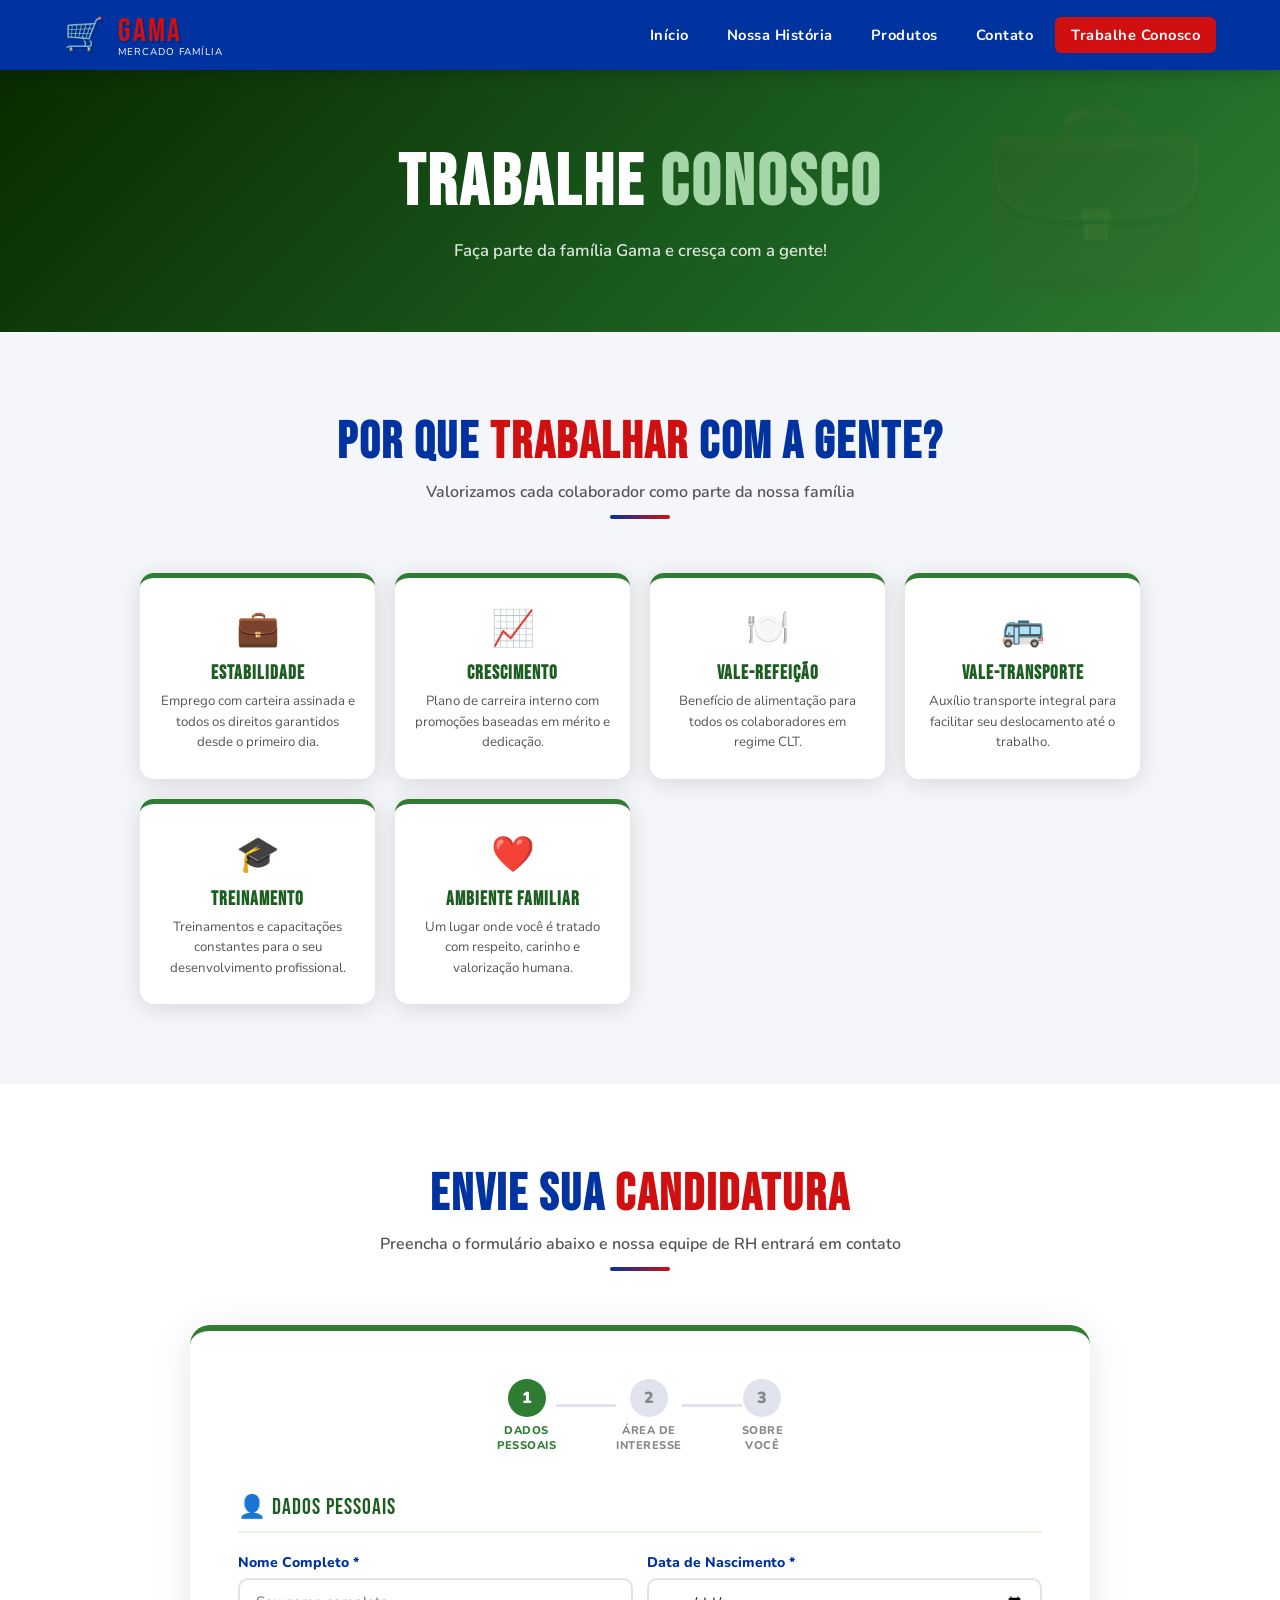
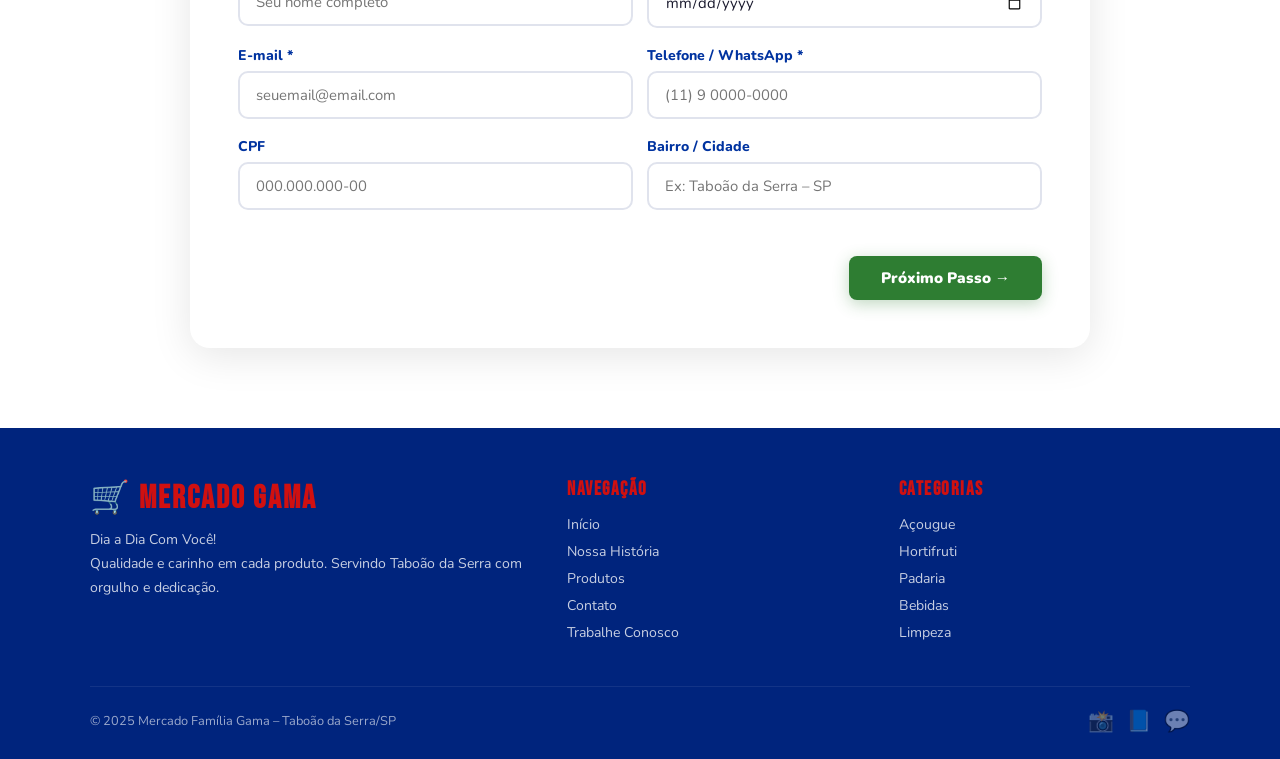
<file: src/pages/trabalhe-conosco.html>
<!DOCTYPE html>
<html lang="pt-BR">
<head>
  <meta charset="UTF-8" />
  <meta name="viewport" content="width=device-width, initial-scale=1.0"/>
  <title>Trabalhe Conosco – Mercado Família Gama</title>
  <link rel="preconnect" href="https://fonts.googleapis.com"/>
  <link href="https://fonts.googleapis.com/css2?family=Bebas+Neue&family=Nunito:wght@400;600;700;800;900&display=swap" rel="stylesheet"/>
  <style>
/* ===== MERCADO FAMÍLIA GAMA – style.css ===== */

@import url('https://fonts.googleapis.com/css2?family=Bebas+Neue&family=Nunito:wght@400;600;700;800;900&display=swap');

:root {
  --azul: #0033A0;
  --azul-escuro: #00247d;
  --azul-claro: #1a55cc;
  --vermelho: #D01010;
  --vermelho-escuro: #a50d0d;
  --branco: #ffffff;
  --cinza-claro: #f5f6fa;
  --cinza: #e0e3ed;
  --texto: #1a1a2e;
  --sombra: 0 4px 24px rgba(0,0,0,0.13);
}

* { margin: 0; padding: 0; box-sizing: border-box; }

html { scroll-behavior: smooth; }

body {
  font-family: 'Nunito', sans-serif;
  color: var(--texto);
  background: var(--branco);
  overflow-x: hidden;
}

/* ===== HEADER / NAV ===== */
header {
  background: var(--azul);
  position: sticky;
  top: 0;
  z-index: 1000;
  box-shadow: 0 2px 18px rgba(0,0,0,0.22);
}

nav {
  max-width: 1200px;
  margin: 0 auto;
  display: flex;
  align-items: center;
  justify-content: space-between;
  padding: 0 24px;
  height: 70px;
}

.logo-nav {
  display: flex;
  align-items: center;
  gap: 12px;
  text-decoration: none;
}

.logo-nav .cart-icon { font-size: 2rem; }

.logo-nav span {
  font-family: 'Bebas Neue', sans-serif;
  font-size: 2rem;
  color: var(--vermelho);
  letter-spacing: 2px;
  text-shadow: 2px 2px 0 rgba(0,0,0,0.18);
}

.logo-nav small {
  display: block;
  font-family: 'Nunito', sans-serif;
  font-size: 0.62rem;
  color: var(--branco);
  letter-spacing: 1px;
  text-transform: uppercase;
  margin-top: -6px;
}

.nav-links {
  display: flex;
  gap: 6px;
  list-style: none;
}

.nav-links a {
  color: var(--branco);
  text-decoration: none;
  font-weight: 700;
  font-size: 0.92rem;
  padding: 8px 16px;
  border-radius: 6px;
  transition: background 0.2s, color 0.2s;
  letter-spacing: 0.5px;
}

.nav-links a:hover,
.nav-links a.active {
  background: var(--vermelho);
  color: var(--branco);
}

.hamburger {
  display: none;
  flex-direction: column;
  gap: 5px;
  cursor: pointer;
  padding: 4px;
}

.hamburger span {
  display: block;
  width: 26px;
  height: 3px;
  background: var(--branco);
  border-radius: 2px;
  transition: all 0.3s;
}

/* ===== BOTÕES ===== */
.btn {
  padding: 14px 34px;
  border-radius: 8px;
  font-family: 'Nunito', sans-serif;
  font-weight: 800;
  font-size: 1rem;
  cursor: pointer;
  border: none;
  text-decoration: none;
  display: inline-block;
  transition: transform 0.15s, box-shadow 0.15s, background 0.2s;
}

.btn-primary {
  background: var(--vermelho);
  color: var(--branco);
  box-shadow: 0 4px 20px rgba(208,16,16,0.4);
}

.btn-primary:hover {
  background: var(--vermelho-escuro);
  transform: translateY(-2px);
  box-shadow: 0 8px 28px rgba(208,16,16,0.5);
}

.btn-outline {
  background: transparent;
  color: var(--branco);
  border: 2px solid rgba(255,255,255,0.6);
}

.btn-outline:hover {
  background: rgba(255,255,255,0.12);
  border-color: var(--branco);
  transform: translateY(-2px);
}

/* ===== FEATURES STRIP ===== */
.features {
  background: var(--vermelho);
  padding: 18px 24px;
}

.features-inner {
  max-width: 1100px;
  margin: 0 auto;
  display: flex;
  justify-content: space-around;
  flex-wrap: wrap;
  gap: 12px;
}

.feat-item {
  color: var(--branco);
  font-weight: 800;
  font-size: 0.88rem;
  display: flex;
  align-items: center;
  gap: 8px;
  letter-spacing: 0.5px;
}

.feat-item .icon { font-size: 1.2rem; }

/* ===== SECTION COMUM ===== */
.section { padding: 80px 24px; }

.section-alt { background: var(--cinza-claro); }

.section-title {
  text-align: center;
  margin-bottom: 54px;
}

.section-title h2 {
  font-family: 'Bebas Neue', sans-serif;
  font-size: clamp(2rem, 5vw, 3.2rem);
  color: var(--azul);
  letter-spacing: 2px;
}

.section-title h2 span { color: var(--vermelho); }

.section-title p {
  color: #555;
  font-size: 1rem;
  margin-top: 8px;
  font-weight: 600;
}

.divider {
  width: 60px;
  height: 4px;
  background: linear-gradient(90deg, var(--azul), var(--vermelho));
  margin: 12px auto 0;
  border-radius: 2px;
}

/* ===== CARDS DE CATEGORIAS ===== */
.cards-grid {
  max-width: 1100px;
  margin: 0 auto;
  display: grid;
  grid-template-columns: repeat(auto-fit, minmax(220px, 1fr));
  gap: 24px;
}

.card {
  background: var(--branco);
  border-radius: 16px;
  box-shadow: var(--sombra);
  overflow: hidden;
  transition: transform 0.22s, box-shadow 0.22s;
  cursor: pointer;
}

.card:hover {
  transform: translateY(-6px);
  box-shadow: 0 12px 36px rgba(0,51,160,0.16);
}

.card-thumb {
  height: 130px;
  display: flex;
  align-items: center;
  justify-content: center;
  font-size: 4rem;
  background: linear-gradient(135deg, var(--azul) 0%, var(--azul-claro) 100%);
}

.card-body { padding: 18px 20px; }

.card-body h3 {
  font-family: 'Bebas Neue', sans-serif;
  font-size: 1.35rem;
  color: var(--azul);
  letter-spacing: 1px;
}

.card-body p { color: #666; font-size: 0.88rem; margin-top: 4px; }

.card-tag {
  display: inline-block;
  margin-top: 10px;
  background: var(--vermelho);
  color: var(--branco);
  font-size: 0.72rem;
  font-weight: 800;
  padding: 3px 10px;
  border-radius: 12px;
  letter-spacing: 0.5px;
}

/* ===== DESTAQUES ===== */
.highlight-row {
  max-width: 1100px;
  margin: 0 auto;
  display: grid;
  grid-template-columns: 1fr 1fr;
  gap: 36px;
  align-items: center;
}

.highlight-text h3 {
  font-family: 'Bebas Neue', sans-serif;
  font-size: 2.2rem;
  color: var(--azul);
  letter-spacing: 1.5px;
  margin-bottom: 14px;
}

.highlight-text h3 span { color: var(--vermelho); }

.highlight-text p {
  color: #555;
  font-size: 0.97rem;
  line-height: 1.7;
  margin-bottom: 22px;
}

.highlight-visual {
  background: linear-gradient(135deg, var(--azul-escuro) 0%, var(--azul-claro) 100%);
  border-radius: 20px;
  height: 280px;
  display: flex;
  align-items: center;
  justify-content: center;
  font-size: 7rem;
  box-shadow: var(--sombra);
}

/* ===== HERO (HOME) ===== */
.hero {
  background: linear-gradient(135deg, var(--azul-escuro) 0%, var(--azul) 60%, var(--azul-claro) 100%);
  min-height: 90vh;
  display: flex;
  align-items: center;
  justify-content: center;
  position: relative;
  overflow: hidden;
}

.hero::before {
  content: '';
  position: absolute;
  top: -60px; right: -60px;
  width: 420px; height: 420px;
  background: var(--vermelho);
  opacity: 0.13;
  border-radius: 50%;
}

.hero::after {
  content: '';
  position: absolute;
  bottom: -80px; left: -80px;
  width: 340px; height: 340px;
  background: var(--vermelho);
  opacity: 0.10;
  border-radius: 50%;
}

.hero-inner {
  max-width: 800px;
  text-align: center;
  padding: 60px 24px;
  position: relative;
  z-index: 2;
  animation: fadeUp 0.9s ease both;
}

@keyframes fadeUp {
  from { opacity: 0; transform: translateY(40px); }
  to { opacity: 1; transform: translateY(0); }
}

.hero-badge {
  display: inline-block;
  background: var(--vermelho);
  color: var(--branco);
  font-size: 0.78rem;
  font-weight: 800;
  letter-spacing: 2px;
  text-transform: uppercase;
  padding: 5px 18px;
  border-radius: 20px;
  margin-bottom: 22px;
}

.hero h1 {
  font-family: 'Bebas Neue', sans-serif;
  font-size: clamp(3.2rem, 9vw, 6.5rem);
  color: var(--branco);
  line-height: 1;
  letter-spacing: 3px;
  margin-bottom: 10px;
}

.hero h1 span { color: var(--vermelho); }

.hero-sub {
  font-size: 1.15rem;
  color: rgba(255,255,255,0.82);
  margin-bottom: 36px;
  font-weight: 600;
  letter-spacing: 1px;
}

.hero-btns {
  display: flex;
  gap: 16px;
  justify-content: center;
  flex-wrap: wrap;
}

/* ===== VALORES GRID ===== */
.valores-grid {
  max-width: 1000px;
  margin: 0 auto;
  display: grid;
  grid-template-columns: repeat(auto-fit, minmax(200px, 1fr));
  gap: 24px;
}

.valor-card {
  background: var(--branco);
  border-radius: 14px;
  padding: 30px 22px;
  box-shadow: var(--sombra);
  text-align: center;
  border-top: 5px solid var(--azul);
  transition: transform 0.2s;
}

.valor-card:nth-child(even) { border-top-color: var(--vermelho); }
.valor-card:hover { transform: translateY(-5px); }

.valor-icon { font-size: 2.6rem; margin-bottom: 14px; }

.valor-card h3 {
  font-family: 'Bebas Neue', sans-serif;
  font-size: 1.4rem;
  color: var(--azul);
  letter-spacing: 1px;
  margin-bottom: 8px;
}

.valor-card p { font-size: 0.88rem; color: #666; line-height: 1.6; }

/* ===== PÁGINA HISTÓRIA ===== */
.historia-hero {
  background: linear-gradient(135deg, var(--azul-escuro), var(--azul));
  padding: 70px 24px;
  text-align: center;
  color: var(--branco);
}

.historia-hero h1 {
  font-family: 'Bebas Neue', sans-serif;
  font-size: clamp(2.5rem, 6vw, 4.5rem);
  letter-spacing: 3px;
}

.historia-hero h1 span { color: var(--vermelho); }
.historia-hero p { font-size: 1.05rem; opacity: 0.85; margin-top: 12px; font-weight: 600; }

.timeline {
  max-width: 860px;
  margin: 0 auto;
  position: relative;
  padding: 20px 0;
}

.timeline::before {
  content: '';
  position: absolute;
  left: 50%;
  top: 0; bottom: 0;
  width: 4px;
  background: linear-gradient(180deg, var(--azul), var(--vermelho));
  transform: translateX(-50%);
  border-radius: 2px;
}

.tl-item {
  display: flex;
  justify-content: flex-end;
  padding-right: calc(50% + 36px);
  margin-bottom: 48px;
  position: relative;
}

.tl-item:nth-child(even) {
  justify-content: flex-start;
  padding-right: 0;
  padding-left: calc(50% + 36px);
}

.tl-dot {
  position: absolute;
  left: 50%;
  top: 18px;
  transform: translateX(-50%);
  width: 20px; height: 20px;
  background: var(--vermelho);
  border-radius: 50%;
  border: 4px solid var(--branco);
  box-shadow: 0 0 0 3px var(--azul);
  z-index: 1;
}

.tl-card {
  background: var(--branco);
  border-radius: 14px;
  padding: 22px 24px;
  box-shadow: var(--sombra);
  max-width: 320px;
  border-left: 5px solid var(--azul);
}

.tl-item:nth-child(even) .tl-card {
  border-left: none;
  border-right: 5px solid var(--vermelho);
}

.tl-year {
  font-family: 'Bebas Neue', sans-serif;
  font-size: 1.8rem;
  color: var(--vermelho);
  letter-spacing: 2px;
}

.tl-card h4 {
  font-size: 1rem;
  font-weight: 800;
  color: var(--azul);
  margin: 4px 0 6px;
}

.tl-card p { font-size: 0.88rem; color: #555; line-height: 1.6; }

/* ===== PÁGINA PRODUTOS ===== */
.produtos-hero {
  background: linear-gradient(135deg, var(--vermelho-escuro), var(--vermelho));
  padding: 70px 24px;
  text-align: center;
  color: var(--branco);
}

.produtos-hero h1 {
  font-family: 'Bebas Neue', sans-serif;
  font-size: clamp(2.5rem, 6vw, 4.5rem);
  letter-spacing: 3px;
}

.produtos-hero p { font-size: 1.05rem; opacity: 0.85; margin-top: 12px; font-weight: 600; }

.filter-bar {
  max-width: 900px;
  margin: 0 auto 40px;
  display: flex;
  gap: 10px;
  flex-wrap: wrap;
  justify-content: center;
}

.filter-btn {
  padding: 9px 22px;
  border-radius: 24px;
  border: 2px solid var(--azul);
  background: var(--branco);
  color: var(--azul);
  font-family: 'Nunito', sans-serif;
  font-weight: 800;
  font-size: 0.88rem;
  cursor: pointer;
  transition: all 0.2s;
}

.filter-btn:hover,
.filter-btn.active {
  background: var(--azul);
  color: var(--branco);
}

.produtos-grid {
  max-width: 1100px;
  margin: 0 auto;
  display: grid;
  grid-template-columns: repeat(auto-fill, minmax(200px, 1fr));
  gap: 22px;
}

.produto-card {
  background: var(--branco);
  border-radius: 14px;
  box-shadow: var(--sombra);
  overflow: hidden;
  transition: transform 0.2s, box-shadow 0.2s;
}

.produto-card:hover {
  transform: translateY(-5px);
  box-shadow: 0 10px 32px rgba(0,51,160,0.15);
}

.produto-thumb {
  height: 120px;
  display: flex;
  align-items: center;
  justify-content: center;
  font-size: 3.5rem;
  background: var(--cinza-claro);
}

.produto-info { padding: 14px 16px 18px; }

.produto-info h4 {
  font-weight: 800;
  font-size: 0.93rem;
  color: var(--azul);
  margin-bottom: 2px;
}

.produto-info .cat { font-size: 0.75rem; color: #888; margin-bottom: 8px; }

.produto-preco {
  font-family: 'Bebas Neue', sans-serif;
  font-size: 1.4rem;
  color: var(--vermelho);
  letter-spacing: 1px;
}

/* ===== OFERTA BANNER ===== */
.oferta-banner {
  background: linear-gradient(90deg, var(--azul-escuro) 0%, var(--azul) 50%, var(--azul-claro) 100%);
  padding: 50px 24px;
  text-align: center;
  color: var(--branco);
  position: relative;
  overflow: hidden;
}

.oferta-banner::after {
  content: '🎉';
  position: absolute;
  font-size: 8rem;
  opacity: 0.08;
  right: 40px; top: -10px;
}

.oferta-banner h2 {
  font-family: 'Bebas Neue', sans-serif;
  font-size: 2.5rem;
  letter-spacing: 2px;
  margin-bottom: 10px;
}

.oferta-banner p { font-size: 1rem; opacity: 0.85; margin-bottom: 22px; font-weight: 600; }

/* ===== PÁGINA CONTATO ===== */
.contato-hero {
  background: linear-gradient(135deg, var(--azul-escuro), var(--azul));
  padding: 70px 24px;
  text-align: center;
  color: var(--branco);
}

.contato-hero h1 {
  font-family: 'Bebas Neue', sans-serif;
  font-size: clamp(2.5rem, 6vw, 4.5rem);
  letter-spacing: 3px;
}

.contato-hero h1 span { color: var(--vermelho); }
.contato-hero p { font-size: 1.05rem; opacity: 0.85; margin-top: 12px; font-weight: 600; }

.contato-layout {
  max-width: 1100px;
  margin: 0 auto;
  display: grid;
  grid-template-columns: 1fr 1.4fr;
  gap: 48px;
  align-items: start;
}

.contato-info h3 {
  font-family: 'Bebas Neue', sans-serif;
  font-size: 1.8rem;
  color: var(--azul);
  letter-spacing: 1.5px;
  margin-bottom: 24px;
}

.info-item {
  display: flex;
  gap: 14px;
  margin-bottom: 22px;
  align-items: flex-start;
}

.info-icon {
  width: 44px; height: 44px;
  background: linear-gradient(135deg, var(--azul), var(--azul-claro));
  border-radius: 10px;
  display: flex;
  align-items: center;
  justify-content: center;
  font-size: 1.3rem;
  flex-shrink: 0;
  color: var(--branco);
}

.info-text strong {
  display: block;
  font-weight: 800;
  color: var(--azul);
  font-size: 0.9rem;
}

.info-text span { font-size: 0.88rem; color: #555; }

.horarios {
  background: var(--cinza-claro);
  border-radius: 14px;
  padding: 20px;
  margin-top: 24px;
  border-left: 4px solid var(--azul);
}

.horarios h4 {
  font-family: 'Bebas Neue', sans-serif;
  font-size: 1.2rem;
  color: var(--azul);
  letter-spacing: 1px;
  margin-bottom: 10px;
}

.horarios p {
  font-size: 0.88rem;
  color: #555;
  margin-bottom: 5px;
  display: flex;
  justify-content: space-between;
}

.horarios p span { font-weight: 700; color: var(--vermelho); }

/* ===== FORMULÁRIO ===== */
.form-card {
  background: var(--branco);
  border-radius: 20px;
  box-shadow: 0 8px 40px rgba(0,51,160,0.12);
  padding: 40px;
}

.form-card h3 {
  font-family: 'Bebas Neue', sans-serif;
  font-size: 1.8rem;
  color: var(--azul);
  letter-spacing: 1.5px;
  margin-bottom: 24px;
}

.form-group { margin-bottom: 18px; }

.form-group label {
  display: block;
  font-weight: 800;
  font-size: 0.88rem;
  color: var(--azul);
  margin-bottom: 6px;
}

.form-group input,
.form-group select,
.form-group textarea {
  width: 100%;
  padding: 12px 16px;
  border: 2px solid var(--cinza);
  border-radius: 10px;
  font-family: 'Nunito', sans-serif;
  font-size: 0.93rem;
  color: var(--texto);
  background: var(--branco);
  transition: border-color 0.2s, box-shadow 0.2s;
  outline: none;
}

.form-group input:focus,
.form-group select:focus,
.form-group textarea:focus {
  border-color: var(--azul);
  box-shadow: 0 0 0 4px rgba(0,51,160,0.08);
}

.form-group textarea { resize: vertical; min-height: 120px; }

.form-row { display: grid; grid-template-columns: 1fr 1fr; gap: 14px; }

.btn-submit {
  width: 100%;
  background: var(--vermelho);
  color: var(--branco);
  padding: 15px;
  border-radius: 10px;
  font-family: 'Nunito', sans-serif;
  font-weight: 900;
  font-size: 1.05rem;
  border: none;
  cursor: pointer;
  transition: background 0.2s, transform 0.15s;
  letter-spacing: 0.5px;
}

.btn-submit:hover {
  background: var(--vermelho-escuro);
  transform: translateY(-2px);
}

.sucesso-msg {
  display: none;
  background: #e8f5e9;
  border: 2px solid #43a047;
  color: #2e7d32;
  border-radius: 10px;
  padding: 16px 20px;
  font-weight: 700;
  margin-top: 16px;
  text-align: center;
}

.erro-msg {
  display: none;
  background: #ffebee;
  border: 2px solid #e53935;
  color: #b71c1c;
  border-radius: 10px;
  padding: 16px 20px;
  font-weight: 700;
  margin-top: 16px;
  text-align: center;
}

.mapa-placeholder {
  background: linear-gradient(135deg, var(--cinza-claro), var(--cinza));
  border-radius: 16px;
  height: 220px;
  display: flex;
  flex-direction: column;
  align-items: center;
  justify-content: center;
  gap: 10px;
  margin-top: 28px;
  border: 2px dashed var(--azul);
  color: var(--azul);
}

.mapa-placeholder .map-icon { font-size: 3rem; }

.mapa-placeholder p { font-weight: 700; font-size: 0.88rem; text-align: center; }

/* ===== PÁGINA TRABALHE CONOSCO ===== */
.trabalhe-hero {
  background: linear-gradient(135deg, #0a2a00 0%, #1b5e20 60%, #2e7d32 100%);
  padding: 70px 24px;
  text-align: center;
  color: var(--branco);
  position: relative;
  overflow: hidden;
}

.trabalhe-hero::before {
  content: '💼';
  position: absolute;
  font-size: 12rem;
  opacity: 0.06;
  right: 5%; top: -10px;
}

.trabalhe-hero h1 {
  font-family: 'Bebas Neue', sans-serif;
  font-size: clamp(2.5rem, 6vw, 4.5rem);
  letter-spacing: 3px;
}

.trabalhe-hero h1 span { color: #a5d6a7; }
.trabalhe-hero p { font-size: 1.05rem; opacity: 0.85; margin-top: 12px; font-weight: 600; }

.beneficios-grid {
  max-width: 1000px;
  margin: 0 auto;
  display: grid;
  grid-template-columns: repeat(auto-fit, minmax(200px, 1fr));
  gap: 20px;
}

.beneficio-card {
  background: var(--branco);
  border-radius: 14px;
  padding: 26px 20px;
  box-shadow: var(--sombra);
  text-align: center;
  border-top: 5px solid #2e7d32;
  transition: transform 0.2s;
}

.beneficio-card:hover { transform: translateY(-4px); }

.beneficio-icon { font-size: 2.2rem; margin-bottom: 10px; }

.beneficio-card h4 {
  font-family: 'Bebas Neue', sans-serif;
  font-size: 1.2rem;
  color: #1b5e20;
  letter-spacing: 1px;
  margin-bottom: 6px;
}

.beneficio-card p { font-size: 0.83rem; color: #555; line-height: 1.55; }

/* Formulário de Candidatura */
.candidatura-layout {
  max-width: 900px;
  margin: 0 auto;
}

.candidatura-card {
  background: var(--branco);
  border-radius: 20px;
  box-shadow: 0 8px 40px rgba(0,0,0,0.10);
  padding: 48px;
  border-top: 6px solid #2e7d32;
}

.candidatura-card h3 {
  font-family: 'Bebas Neue', sans-serif;
  font-size: 2rem;
  color: #1b5e20;
  letter-spacing: 1.5px;
  margin-bottom: 8px;
}

.candidatura-card .subtitulo {
  color: #555;
  font-size: 0.93rem;
  margin-bottom: 32px;
  font-weight: 600;
}

/* Seção de área + subareas */
.area-wrapper {
  background: var(--cinza-claro);
  border-radius: 14px;
  padding: 22px;
  border-left: 4px solid #2e7d32;
  margin-bottom: 18px;
}

.area-wrapper label {
  display: block;
  font-weight: 800;
  font-size: 0.88rem;
  color: #1b5e20;
  margin-bottom: 6px;
}

.subareas {
  display: none;
  margin-top: 14px;
  padding-top: 14px;
  border-top: 1px dashed var(--cinza);
}

.subareas.visible { display: block; }

.subareas label {
  display: block;
  font-weight: 800;
  font-size: 0.88rem;
  color: var(--azul);
  margin-bottom: 6px;
}

.subareas-opcoes {
  display: grid;
  grid-template-columns: repeat(auto-fill, minmax(200px, 1fr));
  gap: 10px;
}

.subarea-check {
  display: flex;
  align-items: center;
  gap: 8px;
  background: var(--branco);
  border: 2px solid var(--cinza);
  border-radius: 8px;
  padding: 10px 14px;
  cursor: pointer;
  transition: border-color 0.2s, background 0.2s;
  font-size: 0.88rem;
  font-weight: 700;
  color: var(--texto);
}

.subarea-check:hover { border-color: #2e7d32; background: #f1f8e9; }

.subarea-check input[type="checkbox"] {
  width: 16px;
  height: 16px;
  accent-color: #2e7d32;
  cursor: pointer;
  flex-shrink: 0;
}

/* Experiência / Disponibilidade */
.radio-group {
  display: flex;
  gap: 12px;
  flex-wrap: wrap;
  margin-top: 6px;
}

.radio-option {
  display: flex;
  align-items: center;
  gap: 8px;
  background: var(--branco);
  border: 2px solid var(--cinza);
  border-radius: 8px;
  padding: 10px 16px;
  cursor: pointer;
  transition: border-color 0.2s, background 0.2s;
  font-size: 0.88rem;
  font-weight: 700;
  color: var(--texto);
}

.radio-option:hover { border-color: #2e7d32; background: #f1f8e9; }

.radio-option input[type="radio"] {
  accent-color: #2e7d32;
  cursor: pointer;
}

/* Progresso etapas */
.progress-steps {
  display: flex;
  align-items: center;
  justify-content: center;
  gap: 0;
  margin-bottom: 40px;
}

.step {
  display: flex;
  flex-direction: column;
  align-items: center;
  gap: 6px;
}

.step-num {
  width: 38px; height: 38px;
  border-radius: 50%;
  background: var(--cinza);
  color: #888;
  font-weight: 900;
  font-size: 1rem;
  display: flex;
  align-items: center;
  justify-content: center;
  transition: background 0.3s, color 0.3s;
}

.step.active .step-num, .step.done .step-num {
  background: #2e7d32;
  color: var(--branco);
}

.step-label {
  font-size: 0.7rem;
  font-weight: 800;
  color: #888;
  letter-spacing: 0.5px;
  text-transform: uppercase;
  text-align: center;
}

.step.active .step-label, .step.done .step-label { color: #2e7d32; }

.step-line {
  height: 3px;
  width: 60px;
  background: var(--cinza);
  margin-bottom: 22px;
  transition: background 0.3s;
}

.step-line.done { background: #2e7d32; }

/* Etapas do form */
.form-step { display: none; }
.form-step.active { display: block; }

.step-title {
  font-family: 'Bebas Neue', sans-serif;
  font-size: 1.4rem;
  color: #1b5e20;
  letter-spacing: 1px;
  margin-bottom: 20px;
  padding-bottom: 10px;
  border-bottom: 2px solid #e8f5e9;
}

.form-nav {
  display: flex;
  justify-content: space-between;
  margin-top: 28px;
  gap: 12px;
}

.btn-voltar {
  background: var(--cinza);
  color: var(--texto);
  padding: 12px 28px;
  border-radius: 8px;
  font-family: 'Nunito', sans-serif;
  font-weight: 800;
  font-size: 0.95rem;
  border: none;
  cursor: pointer;
  transition: background 0.2s;
}

.btn-voltar:hover { background: #ccc; }

.btn-avancar, .btn-enviar-curriculo {
  background: #2e7d32;
  color: var(--branco);
  padding: 12px 32px;
  border-radius: 8px;
  font-family: 'Nunito', sans-serif;
  font-weight: 900;
  font-size: 0.95rem;
  border: none;
  cursor: pointer;
  transition: background 0.2s, transform 0.15s;
  box-shadow: 0 4px 16px rgba(46,125,50,0.3);
}

.btn-avancar:hover, .btn-enviar-curriculo:hover {
  background: #1b5e20;
  transform: translateY(-2px);
}

.sucesso-candidatura {
  display: none;
  text-align: center;
  padding: 48px 20px;
}

.sucesso-candidatura .check-icon { font-size: 5rem; margin-bottom: 16px; }

.sucesso-candidatura h3 {
  font-family: 'Bebas Neue', sans-serif;
  font-size: 2.2rem;
  color: #1b5e20;
  letter-spacing: 2px;
  margin-bottom: 12px;
}

.sucesso-candidatura p { color: #555; font-size: 0.97rem; line-height: 1.7; max-width: 500px; margin: 0 auto; }

/* ===== FOOTER ===== */
footer {
  background: var(--azul-escuro);
  color: var(--branco);
  padding: 50px 24px 24px;
}

.footer-inner {
  max-width: 1100px;
  margin: 0 auto;
  display: grid;
  grid-template-columns: 1.5fr 1fr 1fr;
  gap: 40px;
  margin-bottom: 36px;
}

.footer-brand h3 {
  font-family: 'Bebas Neue', sans-serif;
  font-size: 2rem;
  color: var(--vermelho);
  letter-spacing: 2px;
  margin-bottom: 10px;
}

.footer-brand p { font-size: 0.88rem; opacity: 0.78; line-height: 1.7; }

.footer-col h4 {
  font-family: 'Bebas Neue', sans-serif;
  font-size: 1.2rem;
  letter-spacing: 1.5px;
  color: var(--vermelho);
  margin-bottom: 14px;
}

.footer-col ul { list-style: none; }

.footer-col li { margin-bottom: 8px; font-size: 0.88rem; opacity: 0.78; }

.footer-col a {
  color: inherit;
  text-decoration: none;
  cursor: pointer;
  transition: opacity 0.2s;
}

.footer-col a:hover { opacity: 1; text-decoration: underline; }

.footer-bottom {
  max-width: 1100px;
  margin: 0 auto;
  border-top: 1px solid rgba(255,255,255,0.12);
  padding-top: 20px;
  display: flex;
  justify-content: space-between;
  align-items: center;
  flex-wrap: wrap;
  gap: 10px;
  font-size: 0.8rem;
  opacity: 0.6;
}

.social-links { display: flex; gap: 12px; }

.social-links a {
  color: var(--branco);
  font-size: 1.3rem;
  text-decoration: none;
  opacity: 0.7;
  transition: opacity 0.2s;
}

.social-links a:hover { opacity: 1; }

/* ===== RESPONSIVE ===== */
@media (max-width: 768px) {
  .nav-links {
    display: none;
    position: fixed;
    top: 70px; left: 0; right: 0;
    background: var(--azul-escuro);
    flex-direction: column;
    padding: 20px;
    gap: 4px;
    z-index: 999;
  }

  .nav-links.open { display: flex; }

  .hamburger { display: flex; }

  .highlight-row { grid-template-columns: 1fr; }
  .highlight-visual { height: 180px; font-size: 4.5rem; }

  .timeline::before { left: 16px; }
  .tl-item, .tl-item:nth-child(even) {
    justify-content: flex-start;
    padding-left: 50px;
    padding-right: 0;
  }

  .tl-dot { left: 16px; }

  .tl-item:nth-child(even) .tl-card {
    border-right: none;
    border-left: 5px solid var(--vermelho);
  }

  .contato-layout { grid-template-columns: 1fr; }
  .form-row { grid-template-columns: 1fr; }
  .footer-inner { grid-template-columns: 1fr; gap: 28px; }
  .footer-bottom { flex-direction: column; text-align: center; }

  .candidatura-card { padding: 28px 20px; }
  .subareas-opcoes { grid-template-columns: 1fr; }
  .step-line { width: 30px; }
}

</style>
</head>
<body>

<!-- HEADER -->
<header>
  <nav>
    <a class="logo-nav" href="index.html">
      <span class="cart-icon">🛒</span>
      <div>
        <span>GAMA</span>
        <small>Mercado Família</small>
      </div>
    </a>
    <ul class="nav-links" id="navLinks">
      <li><a href="index.html">Início</a></li>
      <li><a href="historia.html">Nossa História</a></li>
      <li><a href="produtos.html">Produtos</a></li>
      <li><a href="contato.html">Contato</a></li>
      <li><a href="trabalhe-conosco.html" class="active">Trabalhe Conosco</a></li>
    </ul>
    <div class="hamburger" id="hamburger" onclick="toggleMenu()">
      <span></span><span></span><span></span>
    </div>
  </nav>
</header>

<!-- HERO -->
<section class="trabalhe-hero">
  <h1>TRABALHE <span>CONOSCO</span></h1>
  <p>Faça parte da família Gama e cresça com a gente!</p>
</section>

<!-- BENEFÍCIOS -->
<section class="section section-alt">
  <div class="section-title">
    <h2>POR QUE <span>TRABALHAR</span> COM A GENTE?</h2>
    <p>Valorizamos cada colaborador como parte da nossa família</p>
    <div class="divider"></div>
  </div>
  <div class="beneficios-grid">
    <div class="beneficio-card">
      <div class="beneficio-icon">💼</div>
      <h4>Estabilidade</h4>
      <p>Emprego com carteira assinada e todos os direitos garantidos desde o primeiro dia.</p>
    </div>
    <div class="beneficio-card">
      <div class="beneficio-icon">📈</div>
      <h4>Crescimento</h4>
      <p>Plano de carreira interno com promoções baseadas em mérito e dedicação.</p>
    </div>
    <div class="beneficio-card">
      <div class="beneficio-icon">🍽️</div>
      <h4>Vale-Refeição</h4>
      <p>Benefício de alimentação para todos os colaboradores em regime CLT.</p>
    </div>
    <div class="beneficio-card">
      <div class="beneficio-icon">🚌</div>
      <h4>Vale-Transporte</h4>
      <p>Auxílio transporte integral para facilitar seu deslocamento até o trabalho.</p>
    </div>
    <div class="beneficio-card">
      <div class="beneficio-icon">🎓</div>
      <h4>Treinamento</h4>
      <p>Treinamentos e capacitações constantes para o seu desenvolvimento profissional.</p>
    </div>
    <div class="beneficio-card">
      <div class="beneficio-icon">❤️</div>
      <h4>Ambiente Familiar</h4>
      <p>Um lugar onde você é tratado com respeito, carinho e valorização humana.</p>
    </div>
  </div>
</section>

<!-- FORMULÁRIO DE CANDIDATURA -->
<section class="section">
  <div class="section-title">
    <h2>ENVIE SUA <span>CANDIDATURA</span></h2>
    <p>Preencha o formulário abaixo e nossa equipe de RH entrará em contato</p>
    <div class="divider"></div>
  </div>

  <div class="candidatura-layout">
    <div class="candidatura-card">

      <!-- Indicador de etapas -->
      <div class="progress-steps">
        <div class="step active" id="step-ind-1">
          <div class="step-num">1</div>
          <div class="step-label">Dados<br>Pessoais</div>
        </div>
        <div class="step-line" id="line-1"></div>
        <div class="step" id="step-ind-2">
          <div class="step-num">2</div>
          <div class="step-label">Área de<br>Interesse</div>
        </div>
        <div class="step-line" id="line-2"></div>
        <div class="step" id="step-ind-3">
          <div class="step-num">3</div>
          <div class="step-label">Sobre<br>Você</div>
        </div>
      </div>

      <!-- Mensagem de erro -->
      <div class="erro-msg" id="erroMsg"></div>

      <!-- Formulário principal -->
      <form id="formCandidatura" onsubmit="return false;">

        <!-- ===== PASSO 1: DADOS PESSOAIS ===== -->
        <div class="form-step active" id="form-step-1">
          <div class="step-title">👤 Dados Pessoais</div>

          <div class="form-row">
            <div class="form-group">
              <label>Nome Completo *</label>
              <input type="text" id="tc-nome" placeholder="Seu nome completo"/>
            </div>
            <div class="form-group">
              <label>Data de Nascimento *</label>
              <input type="date" id="tc-nascimento"/>
            </div>
          </div>

          <div class="form-row">
            <div class="form-group">
              <label>E-mail *</label>
              <input type="email" id="tc-email" placeholder="seuemail@email.com"/>
            </div>
            <div class="form-group">
              <label>Telefone / WhatsApp *</label>
              <input type="tel" id="tc-telefone" placeholder="(11) 9 0000-0000"/>
            </div>
          </div>

          <div class="form-row">
            <div class="form-group">
              <label>CPF</label>
              <input type="text" id="tc-cpf" placeholder="000.000.000-00" maxlength="14"/>
            </div>
            <div class="form-group">
              <label>Bairro / Cidade</label>
              <input type="text" id="tc-cidade" placeholder="Ex: Taboão da Serra – SP"/>
            </div>
          </div>

          <div class="form-nav">
            <span></span>
            <button type="button" class="btn-avancar" onclick="avancarStep()">Próximo Passo →</button>
          </div>
        </div>

        <!-- ===== PASSO 2: ÁREA DE INTERESSE ===== -->
        <div class="form-step" id="form-step-2">
          <div class="step-title">💼 Área de Interesse</div>

          <div class="area-wrapper">
            <label>Selecione a Área *</label>
            <select id="tc-area" onchange="onAreaChange()">
              <option value="">Escolha uma área...</option>
              <option value="unidade">🏪 Trabalhar na Unidade (Loja)</option>
              <option value="escritorio">🖥️ Escritório / Administrativo</option>
              <option value="logistica">🚚 Logística & Entregas</option>
              <option value="gerencia">🏆 Gerência & Supervisão</option>
            </select>

            <!-- Subareas dinâmicas -->
            <div class="subareas" id="subarea-wrapper">
              <label>Selecione as Funções de Interesse * <span style="font-weight:400;color:#777;">(pode marcar mais de uma)</span></label>
              <div class="subareas-opcoes" id="subareas-container">
                <!-- Populado via JS -->
              </div>
            </div>
          </div>

          <div class="form-group" style="margin-top:18px;">
            <label>Turno de Preferência</label>
            <div class="radio-group">
              <label class="radio-option">
                <input type="radio" name="turno" value="manha"/> 🌅 Manhã (06h–14h)
              </label>
              <label class="radio-option">
                <input type="radio" name="turno" value="tarde"/> ☀️ Tarde (14h–22h)
              </label>
              <label class="radio-option">
                <input type="radio" name="turno" value="noite"/> 🌙 Noturno (22h–06h)
              </label>
              <label class="radio-option">
                <input type="radio" name="turno" value="qualquer" checked/> 🕐 Qualquer horário
              </label>
            </div>
          </div>

          <div class="form-group">
            <label>Disponibilidade para começar</label>
            <select id="tc-disponibilidade">
              <option value="">Selecione...</option>
              <option>Imediatamente</option>
              <option>Em até 15 dias</option>
              <option>Em até 30 dias</option>
              <option>Em mais de 30 dias</option>
            </select>
          </div>

          <div class="form-nav">
            <button type="button" class="btn-voltar" id="btnVoltar" onclick="voltarStep()">← Voltar</button>
            <button type="button" class="btn-avancar" onclick="avancarStep()">Próximo Passo →</button>
          </div>
        </div>

        <!-- ===== PASSO 3: SOBRE VOCÊ ===== -->
        <div class="form-step" id="form-step-3">
          <div class="step-title">📋 Sobre Você</div>

          <div class="form-group">
            <label>Escolaridade</label>
            <select id="tc-escolaridade">
              <option value="">Selecione...</option>
              <option>Ensino Fundamental Incompleto</option>
              <option>Ensino Fundamental Completo</option>
              <option>Ensino Médio Incompleto</option>
              <option>Ensino Médio Completo</option>
              <option>Ensino Superior Incompleto</option>
              <option>Ensino Superior Completo</option>
              <option>Pós-Graduação / MBA</option>
            </select>
          </div>

          <div class="form-group">
            <label>Experiência Profissional</label>
            <div class="radio-group">
              <label class="radio-option">
                <input type="radio" name="experiencia" value="nenhuma"/> 🌱 Primeiro emprego
              </label>
              <label class="radio-option">
                <input type="radio" name="experiencia" value="menos1"/> 📅 Menos de 1 ano
              </label>
              <label class="radio-option">
                <input type="radio" name="experiencia" value="1a3"/> 📆 1 a 3 anos
              </label>
              <label class="radio-option">
                <input type="radio" name="experiencia" value="mais3"/> 🏅 Mais de 3 anos
              </label>
            </div>
          </div>

          <div class="form-group">
            <label>Possui CNH?</label>
            <div class="radio-group">
              <label class="radio-option">
                <input type="radio" name="cnh" value="nao" checked/> Não
              </label>
              <label class="radio-option">
                <input type="radio" name="cnh" value="a"/> Categoria A (moto)
              </label>
              <label class="radio-option">
                <input type="radio" name="cnh" value="b"/> Categoria B (carro)
              </label>
              <label class="radio-option">
                <input type="radio" name="cnh" value="ab"/> A + B
              </label>
              <label class="radio-option">
                <input type="radio" name="cnh" value="c_plus"/> C / D / E
              </label>
            </div>
          </div>

          <div class="form-group">
            <label>Fale um pouco sobre você e por que quer trabalhar no Mercado Gama</label>
            <textarea id="tc-apresentacao" placeholder="Conte sobre sua trajetória, habilidades, motivações e por que deseja fazer parte da nossa equipe..."></textarea>
          </div>

          <div class="form-group">
            <label>Como nos conheceu?</label>
            <select id="tc-origem">
              <option value="">Selecione...</option>
              <option>Indicação de amigo/familiar</option>
              <option>Redes Sociais (Instagram, Facebook)</option>
              <option>Site do Mercado Gama</option>
              <option>Placa / Cartaz na loja</option>
              <option>Aplicativo de empregos</option>
              <option>Outros</option>
            </select>
          </div>

          <!-- Aceite de termos -->
          <div class="form-group" style="margin-top:8px;">
            <label class="subarea-check" style="background:var(--cinza-claro);border:2px solid var(--cinza);">
              <input type="checkbox" id="tc-aceite" style="accent-color:#2e7d32;width:16px;height:16px;flex-shrink:0;"/>
              <span style="font-size:0.85rem;font-weight:600;color:#555;">
                Concordo que os dados informados sejam utilizados pelo Mercado Família Gama exclusivamente para fins de processo seletivo, conforme a LGPD. *
              </span>
            </label>
          </div>

          <div class="form-nav">
            <button type="button" class="btn-voltar" id="btnVoltar3" onclick="voltarStep()">← Voltar</button>
            <button type="button" class="btn-enviar-curriculo" onclick="enviarCandidatura()">✅ Enviar Candidatura</button>
          </div>
        </div>

      </form>

      <!-- TELA DE SUCESSO -->
      <div class="sucesso-candidatura" id="sucessoCandidatura">
        <div class="check-icon">🎉</div>
        <h3>CANDIDATURA ENVIADA!</h3>
        <p>
          Obrigado, <strong id="sucesso-nome"></strong>! Recebemos sua candidatura com sucesso.<br><br>
          Função(ões) de interesse: <strong id="sucesso-funcoes"></strong>.<br><br>
          Nossa equipe de RH analisará seu perfil e entrará em contato em breve pelo e-mail ou telefone informados. Boa sorte! 🍀
        </p>
        <br>
        <a href="index.html" class="btn btn-primary" style="margin-top:16px;">Voltar ao Início</a>
      </div>

    </div>
  </div>
</section>

<!-- FOOTER -->
<footer>
  <div class="footer-inner">
    <div class="footer-brand">
      <h3>🛒 MERCADO GAMA</h3>
      <p>Dia a Dia Com Você!<br>Qualidade e carinho em cada produto. Servindo Taboão da Serra com orgulho e dedicação.</p>
    </div>
    <div class="footer-col">
      <h4>Navegação</h4>
      <ul>
        <li><a href="index.html">Início</a></li>
        <li><a href="historia.html">Nossa História</a></li>
        <li><a href="produtos.html">Produtos</a></li>
        <li><a href="contato.html">Contato</a></li>
        <li><a href="trabalhe-conosco.html">Trabalhe Conosco</a></li>
      </ul>
    </div>
    <div class="footer-col">
      <h4>Categorias</h4>
      <ul>
        <li><a href="produtos.html">Açougue</a></li>
        <li><a href="produtos.html">Hortifruti</a></li>
        <li><a href="produtos.html">Padaria</a></li>
        <li><a href="produtos.html">Bebidas</a></li>
        <li><a href="produtos.html">Limpeza</a></li>
      </ul>
    </div>
  </div>
  <div class="footer-bottom">
    <span>© 2025 Mercado Família Gama – Taboão da Serra/SP</span>
    <div class="social-links">
      <a href="#" title="Instagram">📸</a>
      <a href="#" title="Facebook">📘</a>
      <a href="#" title="WhatsApp">💬</a>
    </div>
  </div>
</footer>

<script>
/* ===== MERCADO FAMÍLIA GAMA – script.js ===== */

/* ---------- NAVEGAÇÃO ENTRE PÁGINAS ---------- */
function toggleMenu() {
  document.getElementById('navLinks').classList.toggle('open');
}

/* ---------- FILTRO DE PRODUTOS ---------- */
function filterProd(cat, btn) {
  document.querySelectorAll('.filter-btn').forEach(b => b.classList.remove('active'));
  btn.classList.add('active');
  document.querySelectorAll('.produto-card').forEach(card => {
    card.style.display = (cat === 'todos' || card.dataset.cat === cat) ? '' : 'none';
  });
}

/* ---------- FORMULÁRIO DE CONTATO ---------- */
function enviarFormulario() {
  const nome     = document.getElementById('nome').value.trim();
  const email    = document.getElementById('email').value.trim();
  const assunto  = document.getElementById('assunto').value;
  const mensagem = document.getElementById('mensagem').value.trim();

  if (!nome || !email || !assunto || !mensagem) {
    alert('Por favor, preencha todos os campos obrigatórios (*).');
    return;
  }

  const emailRegex = /^[^\s@]+@[^\s@]+\.[^\s@]+$/;
  if (!emailRegex.test(email)) {
    alert('Por favor, informe um e-mail válido.');
    return;
  }

  document.getElementById('sucessoMsg').style.display = 'block';
  ['nome','email','telefone','assunto','mensagem'].forEach(id => {
    const el = document.getElementById(id);
    if (el) el.value = '';
  });

  setTimeout(() => {
    const msg = document.getElementById('sucessoMsg');
    if (msg) msg.style.display = 'none';
  }, 5000);
}

/* ---------- FORMULÁRIO TRABALHE CONOSCO (multi-step) ---------- */

// Mapeamento de área → subareas
const subareasPorArea = {
  escritorio: {
    label: 'Escritório',
    opcoes: [
      { value: 'ti',         label: '💻 Desenvolvedor de TI' },
      { value: 'marketing',  label: '📣 Marketing & Redes Sociais' },
      { value: 'financeiro', label: '💰 Financeiro / Contabilidade' },
      { value: 'rh',         label: '👥 Recursos Humanos' },
      { value: 'compras',    label: '🛒 Compras & Suprimentos' },
      { value: 'adm',        label: '📋 Assistente Administrativo' },
    ]
  },
  unidade: {
    label: 'Trabalhar na Unidade',
    opcoes: [
      { value: 'caixa',      label: '🖥️ Operador(a) de Caixa' },
      { value: 'repositor',  label: '📦 Repositor(a) de Produtos' },
      { value: 'faxineiro',  label: '🧹 Auxiliar de Limpeza' },
      { value: 'acougue',    label: '🥩 Auxiliar de Açougue' },
      { value: 'hortifruti', label: '🥦 Auxiliar de Hortifruti' },
      { value: 'padaria',    label: '🍞 Auxiliar de Padaria' },
      { value: 'seguranca',  label: '🛡️ Segurança Patrimonial' },
      { value: 'estoque',    label: '🏭 Auxiliar de Estoque' },
    ]
  },
  logistica: {
    label: 'Logística & Entregas',
    opcoes: [
      { value: 'motorista',  label: '🚚 Motorista Entregador' },
      { value: 'ajudante',   label: '📬 Ajudante de Entrega' },
      { value: 'separacao',  label: '📋 Separador de Pedidos' },
    ]
  },
  gerencia: {
    label: 'Gerência & Supervisão',
    opcoes: [
      { value: 'gerente',    label: '🏆 Gerente de Loja' },
      { value: 'supervisor', label: '📊 Supervisor de Setor' },
      { value: 'lider',      label: '⭐ Líder de Equipe' },
    ]
  }
};

let stepAtual = 1;
const totalSteps = 3;

function atualizarSteps() {
  // Atualiza os indicadores visuais
  document.querySelectorAll('.step').forEach((el, i) => {
    const num = i + 1;
    el.classList.remove('active', 'done');
    if (num < stepAtual) el.classList.add('done');
    if (num === stepAtual) el.classList.add('active');
  });

  document.querySelectorAll('.step-line').forEach((el, i) => {
    el.classList.toggle('done', i + 1 < stepAtual);
  });

  // Mostra apenas o step atual
  document.querySelectorAll('.form-step').forEach((el, i) => {
    el.classList.toggle('active', i + 1 === stepAtual);
  });

  // Botão voltar
  const btnVoltar = document.getElementById('btnVoltar');
  if (btnVoltar) btnVoltar.style.display = stepAtual > 1 ? 'inline-block' : 'none';
}

function avancarStep() {
  if (!validarStep(stepAtual)) return;
  if (stepAtual < totalSteps) {
    stepAtual++;
    atualizarSteps();
    window.scrollTo({ top: document.querySelector('.candidatura-card').offsetTop - 100, behavior: 'smooth' });
  }
}

function voltarStep() {
  if (stepAtual > 1) {
    stepAtual--;
    atualizarSteps();
  }
}

function validarStep(step) {
  if (step === 1) {
    const nome  = document.getElementById('tc-nome')?.value.trim();
    const nasc  = document.getElementById('tc-nascimento')?.value;
    const email = document.getElementById('tc-email')?.value.trim();
    const tel   = document.getElementById('tc-telefone')?.value.trim();

    if (!nome || !nasc || !email || !tel) {
      mostrarErro('Por favor, preencha todos os campos obrigatórios do Passo 1.');
      return false;
    }
    const emailRegex = /^[^\s@]+@[^\s@]+\.[^\s@]+$/;
    if (!emailRegex.test(email)) {
      mostrarErro('Por favor, informe um e-mail válido.');
      return false;
    }
    // Validação de idade mínima (16 anos)
    const nascDate = new Date(nasc);
    const hoje = new Date();
    const idade = hoje.getFullYear() - nascDate.getFullYear();
    if (idade < 16) {
      mostrarErro('A idade mínima para candidatura é de 16 anos.');
      return false;
    }
    esconderErro();
    return true;
  }

  if (step === 2) {
    const area = document.getElementById('tc-area')?.value;
    if (!area) {
      mostrarErro('Por favor, selecione uma área de interesse.');
      return false;
    }
    const checks = document.querySelectorAll('.subarea-check input[type="checkbox"]:checked');
    if (checks.length === 0) {
      mostrarErro('Por favor, selecione pelo menos uma função de interesse.');
      return false;
    }
    esconderErro();
    return true;
  }

  return true;
}

function mostrarErro(msg) {
  const el = document.getElementById('erroMsg');
  if (el) { el.textContent = '⚠️ ' + msg; el.style.display = 'block'; }
  else alert(msg);
}

function esconderErro() {
  const el = document.getElementById('erroMsg');
  if (el) el.style.display = 'none';
}

function onAreaChange() {
  const area = document.getElementById('tc-area')?.value;
  const wrapper = document.getElementById('subarea-wrapper');
  const container = document.getElementById('subareas-container');
  if (!wrapper || !container) return;

  if (!area || !subareasPorArea[area]) {
    wrapper.classList.remove('visible');
    container.innerHTML = '';
    return;
  }

  const dados = subareasPorArea[area];
  container.innerHTML = dados.opcoes.map(op => `
    <label class="subarea-check">
      <input type="checkbox" name="funcao" value="${op.value}">
      ${op.label}
    </label>
  `).join('');

  wrapper.classList.add('visible');
}

function enviarCandidatura() {
  if (!validarStep(3)) return;

  const nome  = document.getElementById('tc-nome')?.value.trim();
  const area  = document.getElementById('tc-area')?.value;
  const checks = [...document.querySelectorAll('.subarea-check input[type="checkbox"]:checked')]
    .map(c => c.parentElement.textContent.trim()).join(', ');

  // Esconde o formulário e mostra confirmação
  document.getElementById('formCandidatura').style.display = 'none';
  const sucesso = document.getElementById('sucessoCandidatura');
  if (sucesso) {
    sucesso.style.display = 'block';
    const nomeEl = document.getElementById('sucesso-nome');
    if (nomeEl) nomeEl.textContent = nome;
    const funcEl = document.getElementById('sucesso-funcoes');
    if (funcEl) funcEl.textContent = checks;
  }
  window.scrollTo({ top: 0, behavior: 'smooth' });
}

// Inicialização ao carregar a página
document.addEventListener('DOMContentLoaded', () => {
  // Inicializa steps do form trabalhe conosco (se existir)
  if (document.querySelector('.progress-steps')) {
    atualizarSteps();
  }
});

</script>
<script>
  // Validação extra do passo 3 (aceite de termos)
  const _enviarCandidaturaOrig = enviarCandidatura;
  window.enviarCandidatura = function() {
    const aceite = document.getElementById('tc-aceite');
    if (aceite && !aceite.checked) {
      mostrarErro('Você precisa aceitar os termos de uso dos dados para enviar a candidatura.');
      return;
    }
    esconderErro();
    _enviarCandidaturaOrig();
  };

  // Máscara CPF simples
  document.getElementById('tc-cpf')?.addEventListener('input', function() {
    let v = this.value.replace(/\D/g, '').slice(0, 11);
    if (v.length > 9) v = v.replace(/(\d{3})(\d{3})(\d{3})(\d{0,2})/, '$1.$2.$3-$4');
    else if (v.length > 6) v = v.replace(/(\d{3})(\d{3})(\d{0,3})/, '$1.$2.$3');
    else if (v.length > 3) v = v.replace(/(\d{3})(\d{0,3})/, '$1.$2');
    this.value = v;
  });

  // Máscara telefone simples
  document.getElementById('tc-telefone')?.addEventListener('input', function() {
    let v = this.value.replace(/\D/g, '').slice(0, 11);
    if (v.length > 10) v = v.replace(/(\d{2})(\d{5})(\d{0,4})/, '($1) $2-$3');
    else if (v.length > 6) v = v.replace(/(\d{2})(\d{4})(\d{0,4})/, '($1) $2-$3');
    else if (v.length > 2) v = v.replace(/(\d{2})(\d{0,5})/, '($1) $2');
    this.value = v;
  });
</script>
</body>
</html>
</file>
<file: css/style.css>
/* ===== MERCADO FAMÍLIA GAMA – style.css ===== */

@import url('https://fonts.googleapis.com/css2?family=Bebas+Neue&family=Nunito:wght@400;600;700;800;900&display=swap');

/* ───────────────────────────────────────────────
   VARIÁVEIS GLOBAIS
─────────────────────────────────────────────── */
:root {
  --azul: #0033A0;
  --azul-escuro: #00247d;
  --azul-claro: #1a55cc;
  --vermelho: #D01010;
  --vermelho-escuro: #a50d0d;
  --branco: #ffffff;
  --cinza-claro: #f5f6fa;
  --cinza: #e0e3ed;
  --texto: #1a1a2e;
  --verde: #2e7d32;
  --verde-escuro: #1b5e20;
  --verde-claro: #e8f5e9;
  --sombra: 0 4px 24px rgba(0, 0, 0, 0.13);
}

/* ───────────────────────────────────────────────
   RESET / BASE
─────────────────────────────────────────────── */
* {
  margin: 0;
  padding: 0;
  box-sizing: border-box;
}

html {
  scroll-behavior: smooth;
}

body {
  font-family: 'Nunito', sans-serif;
  color: var(--texto);
  background: var(--branco);
  overflow-x: hidden;
}

/* ───────────────────────────────────────────────
   HEADER / NAV
─────────────────────────────────────────────── */
header {
  background: var(--azul);
  position: sticky;
  top: 0;
  z-index: 1000;
  box-shadow: 0 2px 18px rgba(0, 0, 0, 0.22);
}

nav {
  max-width: 1200px;
  margin: 0 auto;
  display: flex;
  align-items: center;
  justify-content: space-between;
  padding: 0 24px;
  height: 70px;
}

.logo-nav {
  display: flex;
  align-items: center;
  gap: 12px;
  text-decoration: none;
}

.logo-nav .cart-icon {
  font-size: 2rem;
}

.logo-nav span {
  font-family: 'Bebas Neue', sans-serif;
  font-size: 2rem;
  color: var(--vermelho);
  letter-spacing: 2px;
  text-shadow: 2px 2px 0 rgba(0, 0, 0, 0.18);
}

.logo-nav small {
  display: block;
  font-family: 'Nunito', sans-serif;
  font-size: 0.62rem;
  color: var(--branco);
  letter-spacing: 1px;
  text-transform: uppercase;
  margin-top: -6px;
}

.nav-links {
  display: flex;
  gap: 6px;
  list-style: none;
  align-items: center;
}

.nav-links a {
  color: var(--branco);
  text-decoration: none;
  font-weight: 700;
  font-size: 0.92rem;
  padding: 8px 16px;
  border-radius: 6px;
  transition: background 0.2s, color 0.2s;
  letter-spacing: 0.5px;
}

.nav-links a:hover,
.nav-links a.active {
  background: var(--vermelho);
  color: var(--branco);
}

.hamburger {
  display: none;
  flex-direction: column;
  gap: 5px;
  cursor: pointer;
  padding: 4px;
}

.hamburger span {
  display: block;
  width: 26px;
  height: 3px;
  background: var(--branco);
  border-radius: 2px;
  transition: all 0.3s;
}

/* ───────────────────────────────────────────────
   BOTÃO CARRINHO NO NAV
─────────────────────────────────────────────── */
.btn-carrinho-nav {
  display: flex;
  align-items: center;
  gap: 7px;
  background: var(--vermelho);
  color: var(--branco);
  border: none;
  padding: 9px 18px;
  border-radius: 8px;
  font-family: 'Nunito', sans-serif;
  font-weight: 800;
  font-size: 0.88rem;
  cursor: pointer;
  text-decoration: none;
  transition: background 0.2s, transform 0.15s;
  white-space: nowrap;
}

.btn-carrinho-nav:hover {
  background: var(--vermelho-escuro);
  transform: translateY(-1px);
}

.btn-carrinho-nav.ativo {
  background: var(--vermelho-escuro);
  outline: 3px solid rgba(255, 255, 255, 0.35);
}

.cart-count-badge {
  background: var(--branco);
  color: var(--vermelho);
  border-radius: 50%;
  width: 20px;
  height: 20px;
  display: inline-flex;
  align-items: center;
  justify-content: center;
  font-size: 0.75rem;
  font-weight: 900;
  transition: transform 0.3s cubic-bezier(.34, 1.56, .64, 1);
}

.cart-count-badge.bump {
  transform: scale(1.55);
}

/* ───────────────────────────────────────────────
   BOTÕES GERAIS
─────────────────────────────────────────────── */
.btn {
  padding: 14px 34px;
  border-radius: 8px;
  font-family: 'Nunito', sans-serif;
  font-weight: 800;
  font-size: 1rem;
  cursor: pointer;
  border: none;
  text-decoration: none;
  display: inline-block;
  transition: transform 0.15s, box-shadow 0.15s, background 0.2s;
}

.btn-primary {
  background: var(--vermelho);
  color: var(--branco);
  box-shadow: 0 4px 20px rgba(208, 16, 16, 0.4);
}

.btn-primary:hover {
  background: var(--vermelho-escuro);
  transform: translateY(-2px);
  box-shadow: 0 8px 28px rgba(208, 16, 16, 0.5);
}

.btn-outline {
  background: transparent;
  color: var(--branco);
  border: 2px solid rgba(255, 255, 255, 0.6);
}

.btn-outline:hover {
  background: rgba(255, 255, 255, 0.12);
  border-color: var(--branco);
  transform: translateY(-2px);
}

/* ───────────────────────────────────────────────
   FEATURES STRIP
─────────────────────────────────────────────── */
.features {
  background: var(--vermelho);
  padding: 18px 24px;
}

.features-inner {
  max-width: 1100px;
  margin: 0 auto;
  display: flex;
  justify-content: space-around;
  flex-wrap: wrap;
  gap: 12px;
}

.feat-item {
  color: var(--branco);
  font-weight: 800;
  font-size: 0.88rem;
  display: flex;
  align-items: center;
  gap: 8px;
  letter-spacing: 0.5px;
}

.feat-item .icon {
  font-size: 1.2rem;
}

/* ───────────────────────────────────────────────
   SEÇÕES GENÉRICAS
─────────────────────────────────────────────── */
.section {
  padding: 80px 24px;
}

.section-alt {
  background: var(--cinza-claro);
}

.section-title {
  text-align: center;
  margin-bottom: 54px;
}

.section-title h2 {
  font-family: 'Bebas Neue', sans-serif;
  font-size: clamp(2rem, 5vw, 3.2rem);
  color: var(--azul);
  letter-spacing: 2px;
}

.section-title h2 span {
  color: var(--vermelho);
}

.section-title p {
  color: #555;
  font-size: 1rem;
  margin-top: 8px;
  font-weight: 600;
}

.divider {
  width: 60px;
  height: 4px;
  background: linear-gradient(90deg, var(--azul), var(--vermelho));
  margin: 12px auto 0;
  border-radius: 2px;
}

/* ───────────────────────────────────────────────
   CARDS DE CATEGORIAS (HOME)
─────────────────────────────────────────────── */
.cards-grid {
  max-width: 1100px;
  margin: 0 auto;
  display: grid;
  grid-template-columns: repeat(auto-fit, minmax(220px, 1fr));
  gap: 24px;
}

.card {
  background: var(--branco);
  border-radius: 16px;
  box-shadow: var(--sombra);
  overflow: hidden;
  transition: transform 0.22s, box-shadow 0.22s;
  cursor: pointer;
}

.card:hover {
  transform: translateY(-6px);
  box-shadow: 0 12px 36px rgba(0, 51, 160, 0.16);
}

.card-thumb {
  height: 130px;
  display: flex;
  align-items: center;
  justify-content: center;
  font-size: 4rem;
  background: linear-gradient(135deg, var(--azul) 0%, var(--azul-claro) 100%);
}

.card-body {
  padding: 18px 20px;
}

.card-body h3 {
  font-family: 'Bebas Neue', sans-serif;
  font-size: 1.35rem;
  color: var(--azul);
  letter-spacing: 1px;
}

.card-body p {
  color: #666;
  font-size: 0.88rem;
  margin-top: 4px;
}

.card-tag {
  display: inline-block;
  margin-top: 10px;
  background: var(--vermelho);
  color: var(--branco);
  font-size: 0.72rem;
  font-weight: 800;
  padding: 3px 10px;
  border-radius: 12px;
  letter-spacing: 0.5px;
}

/* ───────────────────────────────────────────────
   DESTAQUES (HOME)
─────────────────────────────────────────────── */
.highlight-row {
  max-width: 1100px;
  margin: 0 auto;
  display: grid;
  grid-template-columns: 1fr 1fr;
  gap: 36px;
  align-items: center;
}

.highlight-text h3 {
  font-family: 'Bebas Neue', sans-serif;
  font-size: 2.2rem;
  color: var(--azul);
  letter-spacing: 1.5px;
  margin-bottom: 14px;
}

.highlight-text h3 span {
  color: var(--vermelho);
}

.highlight-text p {
  color: #555;
  font-size: 0.97rem;
  line-height: 1.7;
  margin-bottom: 22px;
}

.highlight-visual {
  background: linear-gradient(135deg, var(--azul-escuro) 0%, var(--azul-claro) 100%);
  border-radius: 20px;
  height: 280px;
  display: flex;
  align-items: center;
  justify-content: center;
  font-size: 7rem;
  box-shadow: var(--sombra);
}

/* ───────────────────────────────────────────────
   HERO (HOME)
─────────────────────────────────────────────── */
.hero {
  background: linear-gradient(135deg, var(--azul-escuro) 0%, var(--azul) 60%, var(--azul-claro) 100%);
  min-height: 90vh;
  display: flex;
  align-items: center;
  justify-content: center;
  position: relative;
  overflow: hidden;
}

.hero::before {
  content: '';
  position: absolute;
  top: -60px;
  right: -60px;
  width: 420px;
  height: 420px;
  background: var(--vermelho);
  opacity: 0.13;
  border-radius: 50%;
}

.hero::after {
  content: '';
  position: absolute;
  bottom: -80px;
  left: -80px;
  width: 340px;
  height: 340px;
  background: var(--vermelho);
  opacity: 0.10;
  border-radius: 50%;
}

.hero-inner {
  max-width: 800px;
  text-align: center;
  padding: 60px 24px;
  position: relative;
  z-index: 2;
  animation: fadeUp 0.9s ease both;
}

@keyframes fadeUp {
  from {
    opacity: 0;
    transform: translateY(40px);
  }

  to {
    opacity: 1;
    transform: translateY(0);
  }
}

.hero-badge {
  display: inline-block;
  background: var(--vermelho);
  color: var(--branco);
  font-size: 0.78rem;
  font-weight: 800;
  letter-spacing: 2px;
  text-transform: uppercase;
  padding: 5px 18px;
  border-radius: 20px;
  margin-bottom: 22px;
}

.hero h1 {
  font-family: 'Bebas Neue', sans-serif;
  font-size: clamp(3.2rem, 9vw, 6.5rem);
  color: var(--branco);
  line-height: 1;
  letter-spacing: 3px;
  margin-bottom: 10px;
}

.hero h1 span {
  color: var(--vermelho);
}

.hero-sub {
  font-size: 1.15rem;
  color: rgba(255, 255, 255, 0.82);
  margin-bottom: 36px;
  font-weight: 600;
  letter-spacing: 1px;
}

.hero-btns {
  display: flex;
  gap: 16px;
  justify-content: center;
  flex-wrap: wrap;
}

/* ───────────────────────────────────────────────
   VALORES (HOME)
─────────────────────────────────────────────── */
.valores-grid {
  max-width: 1000px;
  margin: 0 auto;
  display: grid;
  grid-template-columns: repeat(auto-fit, minmax(200px, 1fr));
  gap: 24px;
}

.valor-card {
  background: var(--branco);
  border-radius: 14px;
  padding: 30px 22px;
  box-shadow: var(--sombra);
  text-align: center;
  border-top: 5px solid var(--azul);
  transition: transform 0.2s;
}

.valor-card:nth-child(even) {
  border-top-color: var(--vermelho);
}

.valor-card:hover {
  transform: translateY(-5px);
}

.valor-icon {
  font-size: 2.6rem;
  margin-bottom: 14px;
}

.valor-card h3 {
  font-family: 'Bebas Neue', sans-serif;
  font-size: 1.4rem;
  color: var(--azul);
  letter-spacing: 1px;
  margin-bottom: 8px;
}

.valor-card p {
  font-size: 0.88rem;
  color: #666;
  line-height: 1.6;
}

/* ───────────────────────────────────────────────
   HISTÓRIA
─────────────────────────────────────────────── */
.historia-hero {
  background: linear-gradient(135deg, var(--azul-escuro), var(--azul));
  padding: 70px 24px;
  text-align: center;
  color: var(--branco);
}

.historia-hero h1 {
  font-family: 'Bebas Neue', sans-serif;
  font-size: clamp(2.5rem, 6vw, 4.5rem);
  letter-spacing: 3px;
}

.historia-hero h1 span {
  color: var(--vermelho);
}

.historia-hero p {
  font-size: 1.05rem;
  opacity: 0.85;
  margin-top: 12px;
  font-weight: 600;
}

.timeline {
  max-width: 860px;
  margin: 0 auto;
  position: relative;
  padding: 20px 0;
}

.timeline::before {
  content: '';
  position: absolute;
  left: 50%;
  top: 0;
  bottom: 0;
  width: 4px;
  background: linear-gradient(180deg, var(--azul), var(--vermelho));
  transform: translateX(-50%);
  border-radius: 2px;
}

.tl-item {
  display: flex;
  justify-content: flex-end;
  padding-right: calc(50% + 36px);
  margin-bottom: 48px;
  position: relative;
}

.tl-item:nth-child(even) {
  justify-content: flex-start;
  padding-right: 0;
  padding-left: calc(50% + 36px);
}

.tl-dot {
  position: absolute;
  left: 50%;
  top: 18px;
  transform: translateX(-50%);
  width: 20px;
  height: 20px;
  background: var(--vermelho);
  border-radius: 50%;
  border: 4px solid var(--branco);
  box-shadow: 0 0 0 3px var(--azul);
  z-index: 1;
}

.tl-card {
  background: var(--branco);
  border-radius: 14px;
  padding: 22px 24px;
  box-shadow: var(--sombra);
  max-width: 320px;
  border-left: 5px solid var(--azul);
}

.tl-item:nth-child(even) .tl-card {
  border-left: none;
  border-right: 5px solid var(--vermelho);
}

.tl-year {
  font-family: 'Bebas Neue', sans-serif;
  font-size: 1.8rem;
  color: var(--vermelho);
  letter-spacing: 2px;
}

.tl-card h4 {
  font-size: 1rem;
  font-weight: 800;
  color: var(--azul);
  margin: 4px 0 6px;
}

.tl-card p {
  font-size: 0.88rem;
  color: #555;
  line-height: 1.6;
}

/* ───────────────────────────────────────────────
   PRODUTOS
─────────────────────────────────────────────── */
.produtos-hero {
  background: linear-gradient(135deg, var(--vermelho-escuro), var(--vermelho));
  padding: 70px 24px;
  text-align: center;
  color: var(--branco);
}

.produtos-hero h1 {
  font-family: 'Bebas Neue', sans-serif;
  font-size: clamp(2.5rem, 6vw, 4.5rem);
  letter-spacing: 3px;
}

.produtos-hero p {
  font-size: 1.05rem;
  opacity: 0.85;
  margin-top: 12px;
  font-weight: 600;
}

.filter-bar {
  max-width: 1000px;
  margin: 0 auto 40px;
  display: flex;
  gap: 10px;
  flex-wrap: wrap;
  justify-content: center;
}

.filter-btn {
  padding: 9px 22px;
  border-radius: 24px;
  border: 2px solid var(--azul);
  background: var(--branco);
  color: var(--azul);
  font-family: 'Nunito', sans-serif;
  font-weight: 800;
  font-size: 0.88rem;
  cursor: pointer;
  transition: all 0.2s;
}

.filter-btn:hover,
.filter-btn.active {
  background: var(--azul);
  color: var(--branco);
}

.produtos-grid {
  max-width: 1100px;
  margin: 0 auto;
  display: grid;
  grid-template-columns: repeat(auto-fill, minmax(200px, 1fr));
  gap: 22px;
}

.produto-card {
  background: var(--branco);
  border-radius: 14px;
  box-shadow: var(--sombra);
  overflow: hidden;
  display: flex;
  flex-direction: column;
  transition: transform 0.2s, box-shadow 0.2s;
}

.produto-card:hover {
  transform: translateY(-5px);
  box-shadow: 0 10px 32px rgba(0, 51, 160, 0.15);
}

.produto-thumb {
  height: 120px;
  display: flex;
  align-items: center;
  justify-content: center;
  font-size: 3.5rem;
  background: var(--cinza-claro);
  position: relative;
}

.produto-oferta-badge {
  position: absolute;
  top: 8px;
  right: 8px;
  background: var(--vermelho);
  color: var(--branco);
  font-size: 0.68rem;
  font-weight: 900;
  padding: 2px 8px;
  border-radius: 10px;
  letter-spacing: 0.5px;
}

.produto-info {
  padding: 14px 16px 16px;
  flex: 1;
  display: flex;
  flex-direction: column;
}

.produto-marca {
  font-size: 0.72rem;
  color: #888;
  font-style: italic;
  margin-bottom: 3px;
}

.produto-info h4 {
  font-weight: 800;
  font-size: 0.93rem;
  color: var(--azul);
  margin-bottom: 2px;
  line-height: 1.3;
}

.produto-info .cat {
  font-size: 0.75rem;
  color: #aaa;
  margin-bottom: 8px;
}

.produto-preco {
  font-family: 'Bebas Neue', sans-serif;
  font-size: 1.4rem;
  color: var(--vermelho);
  letter-spacing: 1px;
}

.produto-preco-antigo {
  font-size: 0.78rem;
  color: #bbb;
  text-decoration: line-through;
  margin-left: 6px;
  font-family: 'Nunito', sans-serif;
  font-weight: 600;
}

/* Botão Adicionar ao Carrinho (card produto) */
.btn-add-carrinho {
  margin-top: auto;
  padding: 9px 12px;
  background: var(--azul);
  color: var(--branco);
  border: none;
  border-radius: 8px;
  font-family: 'Nunito', sans-serif;
  font-weight: 800;
  font-size: 0.83rem;
  cursor: pointer;
  transition: background 0.2s, transform 0.1s;
  display: flex;
  align-items: center;
  justify-content: center;
  gap: 6px;
  margin-top: 10px;
  width: 100%;
}

.btn-add-carrinho:hover {
  background: var(--azul-claro);
  transform: translateY(-1px);
}

.btn-add-carrinho:active {
  transform: scale(0.97);
}

.btn-add-carrinho.adicionado {
  background: var(--verde);
}

/* Toast */
#toast {
  position: fixed;
  bottom: 28px;
  left: 50%;
  transform: translateX(-50%) translateY(80px);
  background: var(--verde-escuro);
  color: var(--branco);
  padding: 13px 28px;
  border-radius: 30px;
  font-family: 'Nunito', sans-serif;
  font-weight: 800;
  font-size: 0.93rem;
  box-shadow: 0 6px 24px rgba(0, 0, 0, 0.25);
  z-index: 9999;
  transition: transform 0.35s cubic-bezier(.34, 1.56, .64, 1), opacity 0.3s;
  opacity: 0;
  pointer-events: none;
}

#toast.show {
  transform: translateX(-50%) translateY(0);
  opacity: 1;
}

/* ───────────────────────────────────────────────
   OFERTA BANNER
─────────────────────────────────────────────── */
.oferta-banner {
  background: linear-gradient(90deg, var(--azul-escuro) 0%, var(--azul) 50%, var(--azul-claro) 100%);
  padding: 50px 24px;
  text-align: center;
  color: var(--branco);
  position: relative;
  overflow: hidden;
}

.oferta-banner::after {
  content: '🎉';
  position: absolute;
  font-size: 8rem;
  opacity: 0.08;
  right: 40px;
  top: -10px;
}

.oferta-banner h2 {
  font-family: 'Bebas Neue', sans-serif;
  font-size: 2.5rem;
  letter-spacing: 2px;
  margin-bottom: 10px;
}

.oferta-banner p {
  font-size: 1rem;
  opacity: 0.85;
  margin-bottom: 22px;
  font-weight: 600;
}

/* ───────────────────────────────────────────────
   CONTATO
─────────────────────────────────────────────── */
.contato-hero {
  background: linear-gradient(135deg, var(--azul-escuro), var(--azul));
  padding: 70px 24px;
  text-align: center;
  color: var(--branco);
}

.contato-hero h1 {
  font-family: 'Bebas Neue', sans-serif;
  font-size: clamp(2.5rem, 6vw, 4.5rem);
  letter-spacing: 3px;
}

.contato-hero h1 span {
  color: var(--vermelho);
}

.contato-hero p {
  font-size: 1.05rem;
  opacity: 0.85;
  margin-top: 12px;
  font-weight: 600;
}

.contato-layout {
  max-width: 1100px;
  margin: 0 auto;
  display: grid;
  grid-template-columns: 1fr 1.4fr;
  gap: 48px;
  align-items: start;
}

.contato-info h3 {
  font-family: 'Bebas Neue', sans-serif;
  font-size: 1.8rem;
  color: var(--azul);
  letter-spacing: 1.5px;
  margin-bottom: 24px;
}

.info-item {
  display: flex;
  gap: 14px;
  margin-bottom: 22px;
  align-items: flex-start;
}

.info-icon {
  width: 44px;
  height: 44px;
  background: linear-gradient(135deg, var(--azul), var(--azul-claro));
  border-radius: 10px;
  display: flex;
  align-items: center;
  justify-content: center;
  font-size: 1.3rem;
  flex-shrink: 0;
  color: var(--branco);
}

.info-text strong {
  display: block;
  font-weight: 800;
  color: var(--azul);
  font-size: 0.9rem;
}

.info-text span {
  font-size: 0.88rem;
  color: #555;
}

.horarios {
  background: var(--cinza-claro);
  border-radius: 14px;
  padding: 20px;
  margin-top: 24px;
  border-left: 4px solid var(--azul);
}

.horarios h4 {
  font-family: 'Bebas Neue', sans-serif;
  font-size: 1.2rem;
  color: var(--azul);
  letter-spacing: 1px;
  margin-bottom: 10px;
}

.horarios p {
  font-size: 0.88rem;
  color: #555;
  margin-bottom: 5px;
  display: flex;
  justify-content: space-between;
}

.horarios p span {
  font-weight: 700;
  color: var(--vermelho);
}

/* ───────────────────────────────────────────────
   FORMULÁRIO GERAL
─────────────────────────────────────────────── */
.form-card {
  background: var(--branco);
  border-radius: 20px;
  box-shadow: 0 8px 40px rgba(0, 51, 160, 0.12);
  padding: 40px;
}

.form-card h3 {
  font-family: 'Bebas Neue', sans-serif;
  font-size: 1.8rem;
  color: var(--azul);
  letter-spacing: 1.5px;
  margin-bottom: 24px;
}

.form-group {
  margin-bottom: 18px;
}

.form-group label {
  display: block;
  font-weight: 800;
  font-size: 0.88rem;
  color: var(--azul);
  margin-bottom: 6px;
}

.form-group input,
.form-group select,
.form-group textarea {
  width: 100%;
  padding: 12px 16px;
  border: 2px solid var(--cinza);
  border-radius: 10px;
  font-family: 'Nunito', sans-serif;
  font-size: 0.93rem;
  color: var(--texto);
  background: var(--branco);
  transition: border-color 0.2s, box-shadow 0.2s;
  outline: none;
}

.form-group input:focus,
.form-group select:focus,
.form-group textarea:focus {
  border-color: var(--azul);
  box-shadow: 0 0 0 4px rgba(0, 51, 160, 0.08);
}

.form-group textarea {
  resize: vertical;
  min-height: 120px;
}

.form-row {
  display: grid;
  grid-template-columns: 1fr 1fr;
  gap: 14px;
}

.btn-submit {
  width: 100%;
  background: var(--vermelho);
  color: var(--branco);
  padding: 15px;
  border-radius: 10px;
  font-family: 'Nunito', sans-serif;
  font-weight: 900;
  font-size: 1.05rem;
  border: none;
  cursor: pointer;
  transition: background 0.2s, transform 0.15s;
  letter-spacing: 0.5px;
}

.btn-submit:hover {
  background: var(--vermelho-escuro);
  transform: translateY(-2px);
}

.sucesso-msg {
  display: none;
  background: #e8f5e9;
  border: 2px solid #43a047;
  color: #2e7d32;
  border-radius: 10px;
  padding: 16px 20px;
  font-weight: 700;
  margin-top: 16px;
  text-align: center;
}

.erro-msg {
  display: none;
  background: #ffebee;
  border: 2px solid #e53935;
  color: #b71c1c;
  border-radius: 10px;
  padding: 16px 20px;
  font-weight: 700;
  margin-top: 16px;
  text-align: center;
}

.mapa-placeholder {
  background: linear-gradient(135deg, var(--cinza-claro), var(--cinza));
  border-radius: 16px;
  height: 220px;
  display: flex;
  flex-direction: column;
  align-items: center;
  justify-content: center;
  gap: 10px;
  margin-top: 28px;
  border: 2px dashed var(--azul);
  color: var(--azul);
}

.mapa-placeholder .map-icon {
  font-size: 3rem;
}

.mapa-placeholder p {
  font-weight: 700;
  font-size: 0.88rem;
  text-align: center;
}

/* ───────────────────────────────────────────────
   TRABALHE CONOSCO
─────────────────────────────────────────────── */
.trabalhe-hero {
  background: linear-gradient(135deg, #0a2a00 0%, #1b5e20 60%, #2e7d32 100%);
  padding: 70px 24px;
  text-align: center;
  color: var(--branco);
  position: relative;
  overflow: hidden;
}

.trabalhe-hero::before {
  content: '💼';
  position: absolute;
  font-size: 12rem;
  opacity: 0.06;
  right: 5%;
  top: -10px;
}

.trabalhe-hero h1 {
  font-family: 'Bebas Neue', sans-serif;
  font-size: clamp(2.5rem, 6vw, 4.5rem);
  letter-spacing: 3px;
}

.trabalhe-hero h1 span {
  color: #a5d6a7;
}

.trabalhe-hero p {
  font-size: 1.05rem;
  opacity: 0.85;
  margin-top: 12px;
  font-weight: 600;
}

.beneficios-grid {
  max-width: 1000px;
  margin: 0 auto;
  display: grid;
  grid-template-columns: repeat(auto-fit, minmax(200px, 1fr));
  gap: 20px;
}

.beneficio-card {
  background: var(--branco);
  border-radius: 14px;
  padding: 26px 20px;
  box-shadow: var(--sombra);
  text-align: center;
  border-top: 5px solid #2e7d32;
  transition: transform 0.2s;
}

.beneficio-card:hover {
  transform: translateY(-4px);
}

.beneficio-icon {
  font-size: 2.2rem;
  margin-bottom: 10px;
}

.beneficio-card h4 {
  font-family: 'Bebas Neue', sans-serif;
  font-size: 1.2rem;
  color: #1b5e20;
  letter-spacing: 1px;
  margin-bottom: 6px;
}

.beneficio-card p {
  font-size: 0.83rem;
  color: #555;
  line-height: 1.55;
}

.candidatura-layout {
  max-width: 900px;
  margin: 0 auto;
}

.candidatura-card {
  background: var(--branco);
  border-radius: 20px;
  box-shadow: 0 8px 40px rgba(0, 0, 0, 0.10);
  padding: 48px;
  border-top: 6px solid #2e7d32;
}

.candidatura-card h3 {
  font-family: 'Bebas Neue', sans-serif;
  font-size: 2rem;
  color: #1b5e20;
  letter-spacing: 1.5px;
  margin-bottom: 8px;
}

.candidatura-card .subtitulo {
  color: #555;
  font-size: 0.93rem;
  margin-bottom: 32px;
  font-weight: 600;
}

.area-wrapper {
  background: var(--cinza-claro);
  border-radius: 14px;
  padding: 22px;
  border-left: 4px solid #2e7d32;
  margin-bottom: 18px;
}

.area-wrapper label {
  display: block;
  font-weight: 800;
  font-size: 0.88rem;
  color: #1b5e20;
  margin-bottom: 6px;
}

.subareas {
  display: none;
  margin-top: 14px;
  padding-top: 14px;
  border-top: 1px dashed var(--cinza);
}

.subareas.visible {
  display: block;
}

.subareas label {
  display: block;
  font-weight: 800;
  font-size: 0.88rem;
  color: var(--azul);
  margin-bottom: 6px;
}

.subareas-opcoes {
  display: grid;
  grid-template-columns: repeat(auto-fill, minmax(200px, 1fr));
  gap: 10px;
}

.subarea-check {
  display: flex;
  align-items: center;
  gap: 8px;
  background: var(--branco);
  border: 2px solid var(--cinza);
  border-radius: 8px;
  padding: 10px 14px;
  cursor: pointer;
  transition: border-color 0.2s, background 0.2s;
  font-size: 0.88rem;
  font-weight: 700;
  color: var(--texto);
}

.subarea-check:hover {
  border-color: #2e7d32;
  background: #f1f8e9;
}

.subarea-check input[type="checkbox"] {
  width: 16px;
  height: 16px;
  accent-color: #2e7d32;
  cursor: pointer;
  flex-shrink: 0;
}

.radio-group {
  display: flex;
  gap: 12px;
  flex-wrap: wrap;
  margin-top: 6px;
}

.radio-option {
  display: flex;
  align-items: center;
  gap: 8px;
  background: var(--branco);
  border: 2px solid var(--cinza);
  border-radius: 8px;
  padding: 10px 16px;
  cursor: pointer;
  transition: border-color 0.2s, background 0.2s;
  font-size: 0.88rem;
  font-weight: 700;
  color: var(--texto);
}

.radio-option:hover {
  border-color: #2e7d32;
  background: #f1f8e9;
}

.radio-option input[type="radio"] {
  accent-color: #2e7d32;
  cursor: pointer;
}

.progress-steps {
  display: flex;
  align-items: center;
  justify-content: center;
  gap: 0;
  margin-bottom: 40px;
}

.step {
  display: flex;
  flex-direction: column;
  align-items: center;
  gap: 6px;
}

.step-num {
  width: 38px;
  height: 38px;
  border-radius: 50%;
  background: var(--cinza);
  color: #888;
  font-weight: 900;
  font-size: 1rem;
  display: flex;
  align-items: center;
  justify-content: center;
  transition: background 0.3s, color 0.3s;
}

.step.active .step-num,
.step.done .step-num {
  background: #2e7d32;
  color: var(--branco);
}

.step-label {
  font-size: 0.7rem;
  font-weight: 800;
  color: #888;
  letter-spacing: 0.5px;
  text-transform: uppercase;
  text-align: center;
}

.step.active .step-label,
.step.done .step-label {
  color: #2e7d32;
}

.step-line {
  height: 3px;
  width: 60px;
  background: var(--cinza);
  margin-bottom: 22px;
  transition: background 0.3s;
}

.step-line.done {
  background: #2e7d32;
}

.form-step {
  display: none;
}

.form-step.active {
  display: block;
}

.step-title {
  font-family: 'Bebas Neue', sans-serif;
  font-size: 1.4rem;
  color: #1b5e20;
  letter-spacing: 1px;
  margin-bottom: 20px;
  padding-bottom: 10px;
  border-bottom: 2px solid #e8f5e9;
}

.form-nav {
  display: flex;
  justify-content: space-between;
  margin-top: 28px;
  gap: 12px;
}

.btn-voltar {
  background: var(--cinza);
  color: var(--texto);
  padding: 12px 28px;
  border-radius: 8px;
  font-family: 'Nunito', sans-serif;
  font-weight: 800;
  font-size: 0.95rem;
  border: none;
  cursor: pointer;
  transition: background 0.2s;
}

.btn-voltar:hover {
  background: #ccc;
}

.btn-avancar,
.btn-enviar-curriculo {
  background: #2e7d32;
  color: var(--branco);
  padding: 12px 32px;
  border-radius: 8px;
  font-family: 'Nunito', sans-serif;
  font-weight: 900;
  font-size: 0.95rem;
  border: none;
  cursor: pointer;
  transition: background 0.2s, transform 0.15s;
  box-shadow: 0 4px 16px rgba(46, 125, 50, 0.3);
}

.btn-avancar:hover,
.btn-enviar-curriculo:hover {
  background: #1b5e20;
  transform: translateY(-2px);
}

.sucesso-candidatura {
  display: none;
  text-align: center;
  padding: 48px 20px;
}

.sucesso-candidatura .check-icon {
  font-size: 5rem;
  margin-bottom: 16px;
}

.sucesso-candidatura h3 {
  font-family: 'Bebas Neue', sans-serif;
  font-size: 2.2rem;
  color: #1b5e20;
  letter-spacing: 2px;
  margin-bottom: 12px;
}

.sucesso-candidatura p {
  color: #555;
  font-size: 0.97rem;
  line-height: 1.7;
  max-width: 500px;
  margin: 0 auto;
}

/* ───────────────────────────────────────────────
   CARRINHO – PÁGINA DEDICADA
─────────────────────────────────────────────── */
.carrinho-hero {
  background: linear-gradient(135deg, var(--azul-escuro), var(--azul));
  padding: 50px 24px 40px;
  text-align: center;
  color: var(--branco);
}

.carrinho-hero h1 {
  font-family: 'Bebas Neue', sans-serif;
  font-size: clamp(2.2rem, 5vw, 3.8rem);
  letter-spacing: 3px;
}

.carrinho-hero p {
  font-size: 1rem;
  opacity: 0.82;
  margin-top: 8px;
  font-weight: 600;
}

.carrinho-layout {
  max-width: 1100px;
  margin: 36px auto;
  padding: 0 24px;
  display: grid;
  grid-template-columns: 1fr 360px;
  gap: 28px;
  align-items: start;
}

/* Lista de itens */
.carrinho-lista h2 {
  font-family: 'Bebas Neue', sans-serif;
  font-size: 1.7rem;
  color: var(--azul);
  letter-spacing: 1.5px;
  margin-bottom: 16px;
}

.carrinho-vazio {
  background: var(--branco);
  border-radius: 18px;
  box-shadow: var(--sombra);
  padding: 60px 30px;
  text-align: center;
}

.carrinho-vazio .vazio-icon {
  font-size: 5rem;
  margin-bottom: 16px;
}

.carrinho-vazio h3 {
  font-family: 'Bebas Neue', sans-serif;
  font-size: 1.8rem;
  color: var(--azul);
  letter-spacing: 1.5px;
  margin-bottom: 8px;
}

.carrinho-vazio p {
  color: #666;
  font-size: 0.97rem;
  margin-bottom: 24px;
}

.item-card {
  background: var(--branco);
  border-radius: 14px;
  box-shadow: var(--sombra);
  padding: 18px 20px;
  margin-bottom: 14px;
  display: flex;
  align-items: center;
  gap: 18px;
  transition: box-shadow 0.2s;
  animation: slideIn 0.3s ease both;
}

@keyframes slideIn {
  from {
    opacity: 0;
    transform: translateX(-14px);
  }

  to {
    opacity: 1;
    transform: translateX(0);
  }
}

.item-card:hover {
  box-shadow: 0 8px 28px rgba(0, 51, 160, 0.12);
}

.item-thumb {
  font-size: 2.6rem;
  width: 60px;
  height: 60px;
  background: var(--cinza-claro);
  border-radius: 10px;
  display: flex;
  align-items: center;
  justify-content: center;
  flex-shrink: 0;
}

.item-info {
  flex: 1;
}

.item-marca {
  font-size: 0.72rem;
  color: #888;
  font-style: italic;
}

.item-nome {
  font-weight: 800;
  font-size: 0.97rem;
  color: var(--azul);
  margin: 2px 0 4px;
}

.item-unitario {
  font-size: 0.8rem;
  color: #aaa;
}

.item-qty {
  display: flex;
  align-items: center;
  gap: 8px;
}

.qty-btn {
  width: 32px;
  height: 32px;
  border-radius: 8px;
  border: 2px solid var(--cinza);
  background: var(--branco);
  font-size: 1.1rem;
  font-weight: 900;
  cursor: pointer;
  color: var(--azul);
  display: flex;
  align-items: center;
  justify-content: center;
  transition: all 0.15s;
  flex-shrink: 0;
}

.qty-btn:hover {
  background: var(--azul);
  color: var(--branco);
  border-color: var(--azul);
}

.qty-num {
  font-weight: 900;
  font-size: 1rem;
  min-width: 28px;
  text-align: center;
}

.item-subtotal {
  font-family: 'Bebas Neue', sans-serif;
  font-size: 1.35rem;
  color: var(--vermelho);
  min-width: 80px;
  text-align: right;
  letter-spacing: 0.5px;
}

.btn-remover {
  background: none;
  border: none;
  color: #ccc;
  font-size: 1.3rem;
  cursor: pointer;
  padding: 4px;
  border-radius: 6px;
  transition: color 0.2s, background 0.2s;
  flex-shrink: 0;
}

.btn-remover:hover {
  color: var(--vermelho);
  background: #fff0f0;
}

.carrinho-acoes {
  display: flex;
  gap: 12px;
  margin-top: 8px;
  flex-wrap: wrap;
}

.btn-limpar {
  padding: 10px 22px;
  border: 2px solid var(--cinza);
  background: var(--branco);
  color: #888;
  border-radius: 8px;
  font-family: 'Nunito', sans-serif;
  font-weight: 800;
  font-size: 0.88rem;
  cursor: pointer;
  transition: all 0.2s;
}

.btn-limpar:hover {
  border-color: var(--vermelho);
  color: var(--vermelho);
}

.btn-continuar {
  padding: 10px 22px;
  background: var(--azul);
  color: var(--branco);
  border: none;
  border-radius: 8px;
  font-family: 'Nunito', sans-serif;
  font-weight: 800;
  font-size: 0.88rem;
  cursor: pointer;
  text-decoration: none;
  display: inline-flex;
  align-items: center;
  gap: 6px;
  transition: background 0.2s, transform 0.15s;
}

.btn-continuar:hover {
  background: var(--azul-claro);
  transform: translateY(-1px);
}

/* ───────────────────────────────────────────────
   RESUMO DO PEDIDO
─────────────────────────────────────────────── */
.resumo-card {
  background: var(--branco);
  border-radius: 18px;
  box-shadow: var(--sombra);
  padding: 28px 24px;
  position: sticky;
  top: 90px;
  border-top: 5px solid var(--azul);
}

.resumo-card h2 {
  font-family: 'Bebas Neue', sans-serif;
  font-size: 1.6rem;
  color: var(--azul);
  letter-spacing: 1.5px;
  margin-bottom: 20px;
}

.resumo-linha {
  display: flex;
  justify-content: space-between;
  align-items: center;
  margin-bottom: 12px;
  font-size: 0.92rem;
}

.resumo-linha .label {
  color: #666;
  font-weight: 600;
}

.resumo-linha .valor {
  font-weight: 800;
  color: var(--texto);
}

.resumo-linha.destaque .label {
  font-weight: 800;
  color: var(--azul);
  font-size: 1rem;
}

.resumo-linha.destaque .valor {
  font-family: 'Bebas Neue', sans-serif;
  font-size: 1.7rem;
  color: var(--vermelho);
  letter-spacing: 1px;
}

.resumo-divider {
  border: none;
  border-top: 2px solid var(--cinza);
  margin: 16px 0;
}

.btn-finalizar {
  width: 100%;
  padding: 15px;
  background: var(--verde);
  color: var(--branco);
  border: none;
  border-radius: 10px;
  font-family: 'Nunito', sans-serif;
  font-weight: 900;
  font-size: 1.05rem;
  cursor: pointer;
  transition: background 0.2s, transform 0.15s;
  box-shadow: 0 4px 16px rgba(46, 125, 50, 0.3);
  letter-spacing: 0.5px;
  display: flex;
  align-items: center;
  justify-content: center;
  gap: 8px;
  margin-bottom: 12px;
}

.btn-finalizar:hover {
  background: #1b5e20;
  transform: translateY(-2px);
}

.btn-finalizar:active {
  transform: scale(0.98);
}

.btn-finalizar:disabled {
  background: #aaa;
  cursor: not-allowed;
  box-shadow: none;
  transform: none;
}

.resumo-info {
  text-align: center;
  font-size: 0.78rem;
  color: #aaa;
  margin-top: 12px;
  line-height: 1.5;
}

/* ───────────────────────────────────────────────
   CALCULADORA DE FRETE
─────────────────────────────────────────────── */
.frete-card {
  background: var(--cinza-claro);
  border-radius: 14px;
  padding: 20px;
  margin-bottom: 20px;
  border: 2px solid var(--cinza);
}

.frete-card h3 {
  font-family: 'Bebas Neue', sans-serif;
  font-size: 1.3rem;
  color: var(--azul);
  letter-spacing: 1px;
  margin-bottom: 14px;
  display: flex;
  align-items: center;
  gap: 8px;
}

.frete-input-row {
  display: flex;
  gap: 8px;
  margin-bottom: 10px;
}

.frete-input-row input {
  flex: 1;
  padding: 10px 14px;
  border: 2px solid var(--cinza);
  border-radius: 8px;
  font-family: 'Nunito', sans-serif;
  font-size: 0.88rem;
  outline: none;
  transition: border-color 0.2s;
  background: var(--branco);
  color: var(--texto);
}

.frete-input-row input:focus {
  border-color: var(--azul);
}

.btn-calcular-frete {
  padding: 10px 16px;
  background: var(--azul);
  color: var(--branco);
  border: none;
  border-radius: 8px;
  font-family: 'Nunito', sans-serif;
  font-weight: 800;
  font-size: 0.83rem;
  cursor: pointer;
  white-space: nowrap;
  transition: background 0.2s;
  display: flex;
  align-items: center;
  gap: 5px;
}

.btn-calcular-frete:hover {
  background: var(--azul-claro);
}

.btn-calcular-frete:disabled {
  background: #aaa;
  cursor: not-allowed;
}

.frete-resultado {
  display: none;
  margin-top: 12px;
  padding: 12px 16px;
  border-radius: 10px;
  font-size: 0.88rem;
  font-weight: 700;
  line-height: 1.55;
}

.frete-resultado.gratis {
  background: var(--verde-claro);
  border: 2px solid #66bb6a;
  color: #2e7d32;
}

.frete-resultado.pago {
  background: #fff8e1;
  border: 2px solid #ffc107;
  color: #e65100;
}

.frete-resultado.erro {
  background: #ffebee;
  border: 2px solid #ef9a9a;
  color: #c62828;
}

.frete-distancia {
  font-size: 0.78rem;
  opacity: 0.8;
  margin-top: 4px;
}

.frete-tabela {
  margin-top: 14px;
  border-top: 1px dashed var(--cinza);
  padding-top: 12px;
}

.frete-tabela p {
  font-size: 0.75rem;
  font-weight: 700;
  color: #888;
  margin-bottom: 6px;
  text-transform: uppercase;
  letter-spacing: 0.5px;
}

.frete-tabela table {
  width: 100%;
  border-collapse: collapse;
  font-size: 0.78rem;
}

.frete-tabela td {
  padding: 4px 6px;
  color: #555;
  border-bottom: 1px solid var(--cinza);
}

.frete-tabela td:last-child {
  text-align: right;
  font-weight: 700;
  color: var(--azul);
}

.frete-tabela tr.ativo-row td {
  background: #e3f2fd;
  color: var(--azul);
  font-weight: 800;
}

.frete-tabela tr.ativo-row td:last-child {
  color: var(--verde);
}

/* ───────────────────────────────────────────────
   MODAL PEDIDO CONFIRMADO
─────────────────────────────────────────────── */
#modalSucesso {
  display: none;
  position: fixed;
  inset: 0;
  background: rgba(0, 0, 0, 0.5);
  z-index: 9999;
  align-items: center;
  justify-content: center;
}

#modalSucesso.show {
  display: flex;
}

.modal-box {
  background: var(--branco);
  border-radius: 20px;
  padding: 52px 40px;
  text-align: center;
  max-width: 440px;
  width: 90%;
  box-shadow: 0 20px 60px rgba(0, 0, 0, 0.25);
  animation: popIn 0.4s cubic-bezier(.34, 1.56, .64, 1) both;
}

@keyframes popIn {
  from {
    opacity: 0;
    transform: scale(0.8);
  }

  to {
    opacity: 1;
    transform: scale(1);
  }
}

.modal-icon {
  font-size: 4.5rem;
  margin-bottom: 16px;
}

.modal-box h3 {
  font-family: 'Bebas Neue', sans-serif;
  font-size: 2rem;
  color: var(--verde);
  letter-spacing: 2px;
  margin-bottom: 10px;
}

.modal-box p {
  color: #555;
  font-size: 0.97rem;
  line-height: 1.7;
  margin-bottom: 24px;
}

.modal-btn {
  padding: 13px 32px;
  background: var(--azul);
  color: var(--branco);
  border: none;
  border-radius: 10px;
  font-family: 'Nunito', sans-serif;
  font-weight: 900;
  font-size: 1rem;
  cursor: pointer;
  transition: background 0.2s;
  text-decoration: none;
  display: inline-block;
}

.modal-btn:hover {
  background: var(--azul-claro);
}

/* ───────────────────────────────────────────────
   FOOTER
─────────────────────────────────────────────── */
footer {
  background: var(--azul-escuro);
  color: var(--branco);
  padding: 50px 24px 24px;
}

.footer-inner {
  max-width: 1100px;
  margin: 0 auto;
  display: grid;
  grid-template-columns: 1.5fr 1fr 1fr;
  gap: 40px;
  margin-bottom: 36px;
}

.footer-brand h3 {
  font-family: 'Bebas Neue', sans-serif;
  font-size: 2rem;
  color: var(--vermelho);
  letter-spacing: 2px;
  margin-bottom: 10px;
}

.footer-brand p {
  font-size: 0.88rem;
  opacity: 0.78;
  line-height: 1.7;
}

.footer-col h4 {
  font-family: 'Bebas Neue', sans-serif;
  font-size: 1.2rem;
  letter-spacing: 1.5px;
  color: var(--vermelho);
  margin-bottom: 14px;
}

.footer-col ul {
  list-style: none;
}

.footer-col li {
  margin-bottom: 8px;
  font-size: 0.88rem;
  opacity: 0.78;
}

.footer-col a {
  color: inherit;
  text-decoration: none;
  cursor: pointer;
  transition: opacity 0.2s;
}

.footer-col a:hover {
  opacity: 1;
  text-decoration: underline;
}

.footer-bottom {
  max-width: 1100px;
  margin: 0 auto;
  border-top: 1px solid rgba(255, 255, 255, 0.12);
  padding-top: 20px;
  display: flex;
  justify-content: space-between;
  align-items: center;
  flex-wrap: wrap;
  gap: 10px;
  font-size: 0.8rem;
  opacity: 0.6;
}

.social-links {
  display: flex;
  gap: 12px;
}

.social-links a {
  color: var(--branco);
  font-size: 1.3rem;
  text-decoration: none;
  opacity: 0.7;
  transition: opacity 0.2s;
}

.social-links a:hover {
  opacity: 1;
}

/* ───────────────────────────────────────────────
   RESPONSIVO
─────────────────────────────────────────────── */
@media (max-width: 900px) {
  .carrinho-layout {
    grid-template-columns: 1fr;
  }

  .resumo-card {
    position: static;
  }
}

@media (max-width: 768px) {
  .nav-links {
    display: none;
    position: fixed;
    top: 70px;
    left: 0;
    right: 0;
    background: var(--azul-escuro);
    flex-direction: column;
    padding: 20px;
    gap: 4px;
    z-index: 999;
  }

  .nav-links.open {
    display: flex;
  }

  .hamburger {
    display: flex;
  }

  .highlight-row {
    grid-template-columns: 1fr;
  }

  .highlight-visual {
    height: 180px;
    font-size: 4.5rem;
  }

  .timeline::before {
    left: 16px;
  }

  .tl-item,
  .tl-item:nth-child(even) {
    justify-content: flex-start;
    padding-left: 50px;
    padding-right: 0;
  }

  .tl-dot {
    left: 16px;
  }

  .tl-item:nth-child(even) .tl-card {
    border-right: none;
    border-left: 5px solid var(--vermelho);
  }

  .contato-layout {
    grid-template-columns: 1fr;
  }

  .form-row {
    grid-template-columns: 1fr;
  }

  .footer-inner {
    grid-template-columns: 1fr;
    gap: 28px;
  }

  .footer-bottom {
    flex-direction: column;
    text-align: center;
  }

  .candidatura-card {
    padding: 28px 20px;
  }

  .subareas-opcoes {
    grid-template-columns: 1fr;
  }

  .step-line {
    width: 30px;
  }

  .item-card {
    flex-wrap: wrap;
  }

  .item-subtotal {
    min-width: unset;
  }

  .frete-input-row {
    flex-direction: column;
  }
}
</file>
<file: style.css>
/* ===== MERCADO FAMÍLIA GAMA – style.css ===== */

@import url('https://fonts.googleapis.com/css2?family=Bebas+Neue&family=Nunito:wght@400;600;700;800;900&display=swap');

/* ───────────────────────────────────────────────
   VARIÁVEIS GLOBAIS
─────────────────────────────────────────────── */
:root {
  --azul:           #0033A0;
  --azul-escuro:    #00247d;
  --azul-claro:     #1a55cc;
  --vermelho:       #D01010;
  --vermelho-escuro:#a50d0d;
  --branco:         #ffffff;
  --cinza-claro:    #f5f6fa;
  --cinza:          #e0e3ed;
  --texto:          #1a1a2e;
  --verde:          #2e7d32;
  --verde-escuro:   #1b5e20;
  --verde-claro:    #e8f5e9;
  --sombra:         0 4px 24px rgba(0,0,0,0.13);
}

/* ───────────────────────────────────────────────
   RESET / BASE
─────────────────────────────────────────────── */
* { margin: 0; padding: 0; box-sizing: border-box; }
html { scroll-behavior: smooth; }
body {
  font-family: 'Nunito', sans-serif;
  color: var(--texto);
  background: var(--branco);
  overflow-x: hidden;
}

/* ───────────────────────────────────────────────
   HEADER / NAV
─────────────────────────────────────────────── */
header {
  background: var(--azul);
  position: sticky;
  top: 0;
  z-index: 1000;
  box-shadow: 0 2px 18px rgba(0,0,0,0.22);
}

nav {
  max-width: 1200px;
  margin: 0 auto;
  display: flex;
  align-items: center;
  justify-content: space-between;
  padding: 0 24px;
  height: 70px;
}

.logo-nav {
  display: flex;
  align-items: center;
  gap: 12px;
  text-decoration: none;
}

.logo-nav .cart-icon { font-size: 2rem; }

.logo-nav span {
  font-family: 'Bebas Neue', sans-serif;
  font-size: 2rem;
  color: var(--vermelho);
  letter-spacing: 2px;
  text-shadow: 2px 2px 0 rgba(0,0,0,0.18);
}

.logo-nav small {
  display: block;
  font-family: 'Nunito', sans-serif;
  font-size: 0.62rem;
  color: var(--branco);
  letter-spacing: 1px;
  text-transform: uppercase;
  margin-top: -6px;
}

.nav-links {
  display: flex;
  gap: 6px;
  list-style: none;
  align-items: center;
}

.nav-links a {
  color: var(--branco);
  text-decoration: none;
  font-weight: 700;
  font-size: 0.92rem;
  padding: 8px 16px;
  border-radius: 6px;
  transition: background 0.2s, color 0.2s;
  letter-spacing: 0.5px;
}

.nav-links a:hover,
.nav-links a.active {
  background: var(--vermelho);
  color: var(--branco);
}

.hamburger {
  display: none;
  flex-direction: column;
  gap: 5px;
  cursor: pointer;
  padding: 4px;
}

.hamburger span {
  display: block;
  width: 26px;
  height: 3px;
  background: var(--branco);
  border-radius: 2px;
  transition: all 0.3s;
}

/* ───────────────────────────────────────────────
   BOTÃO CARRINHO NO NAV
─────────────────────────────────────────────── */
.btn-carrinho-nav {
  display: flex;
  align-items: center;
  gap: 7px;
  background: var(--vermelho);
  color: var(--branco);
  border: none;
  padding: 9px 18px;
  border-radius: 8px;
  font-family: 'Nunito', sans-serif;
  font-weight: 800;
  font-size: 0.88rem;
  cursor: pointer;
  text-decoration: none;
  transition: background 0.2s, transform 0.15s;
  white-space: nowrap;
}

.btn-carrinho-nav:hover { background: var(--vermelho-escuro); transform: translateY(-1px); }
.btn-carrinho-nav.ativo { background: var(--vermelho-escuro); outline: 3px solid rgba(255,255,255,0.35); }

.cart-count-badge {
  background: var(--branco);
  color: var(--vermelho);
  border-radius: 50%;
  width: 20px; height: 20px;
  display: inline-flex;
  align-items: center;
  justify-content: center;
  font-size: 0.75rem;
  font-weight: 900;
  transition: transform 0.3s cubic-bezier(.34,1.56,.64,1);
}

.cart-count-badge.bump { transform: scale(1.55); }

/* ───────────────────────────────────────────────
   BOTÕES GERAIS
─────────────────────────────────────────────── */
.btn {
  padding: 14px 34px;
  border-radius: 8px;
  font-family: 'Nunito', sans-serif;
  font-weight: 800;
  font-size: 1rem;
  cursor: pointer;
  border: none;
  text-decoration: none;
  display: inline-block;
  transition: transform 0.15s, box-shadow 0.15s, background 0.2s;
}

.btn-primary {
  background: var(--vermelho);
  color: var(--branco);
  box-shadow: 0 4px 20px rgba(208,16,16,0.4);
}

.btn-primary:hover {
  background: var(--vermelho-escuro);
  transform: translateY(-2px);
  box-shadow: 0 8px 28px rgba(208,16,16,0.5);
}

.btn-outline {
  background: transparent;
  color: var(--branco);
  border: 2px solid rgba(255,255,255,0.6);
}

.btn-outline:hover {
  background: rgba(255,255,255,0.12);
  border-color: var(--branco);
  transform: translateY(-2px);
}

/* ───────────────────────────────────────────────
   FEATURES STRIP
─────────────────────────────────────────────── */
.features {
  background: var(--vermelho);
  padding: 18px 24px;
}

.features-inner {
  max-width: 1100px;
  margin: 0 auto;
  display: flex;
  justify-content: space-around;
  flex-wrap: wrap;
  gap: 12px;
}

.feat-item {
  color: var(--branco);
  font-weight: 800;
  font-size: 0.88rem;
  display: flex;
  align-items: center;
  gap: 8px;
  letter-spacing: 0.5px;
}

.feat-item .icon { font-size: 1.2rem; }

/* ───────────────────────────────────────────────
   SEÇÕES GENÉRICAS
─────────────────────────────────────────────── */
.section { padding: 80px 24px; }
.section-alt { background: var(--cinza-claro); }

.section-title {
  text-align: center;
  margin-bottom: 54px;
}

.section-title h2 {
  font-family: 'Bebas Neue', sans-serif;
  font-size: clamp(2rem, 5vw, 3.2rem);
  color: var(--azul);
  letter-spacing: 2px;
}

.section-title h2 span { color: var(--vermelho); }
.section-title p { color: #555; font-size: 1rem; margin-top: 8px; font-weight: 600; }

.divider {
  width: 60px;
  height: 4px;
  background: linear-gradient(90deg, var(--azul), var(--vermelho));
  margin: 12px auto 0;
  border-radius: 2px;
}

/* ───────────────────────────────────────────────
   CARDS DE CATEGORIAS (HOME)
─────────────────────────────────────────────── */
.cards-grid {
  max-width: 1100px;
  margin: 0 auto;
  display: grid;
  grid-template-columns: repeat(auto-fit, minmax(220px, 1fr));
  gap: 24px;
}

.card {
  background: var(--branco);
  border-radius: 16px;
  box-shadow: var(--sombra);
  overflow: hidden;
  transition: transform 0.22s, box-shadow 0.22s;
  cursor: pointer;
}

.card:hover {
  transform: translateY(-6px);
  box-shadow: 0 12px 36px rgba(0,51,160,0.16);
}

.card-thumb {
  height: 130px;
  display: flex;
  align-items: center;
  justify-content: center;
  font-size: 4rem;
  background: linear-gradient(135deg, var(--azul) 0%, var(--azul-claro) 100%);
}

.card-body { padding: 18px 20px; }

.card-body h3 {
  font-family: 'Bebas Neue', sans-serif;
  font-size: 1.35rem;
  color: var(--azul);
  letter-spacing: 1px;
}

.card-body p { color: #666; font-size: 0.88rem; margin-top: 4px; }

.card-tag {
  display: inline-block;
  margin-top: 10px;
  background: var(--vermelho);
  color: var(--branco);
  font-size: 0.72rem;
  font-weight: 800;
  padding: 3px 10px;
  border-radius: 12px;
  letter-spacing: 0.5px;
}

/* ───────────────────────────────────────────────
   DESTAQUES (HOME)
─────────────────────────────────────────────── */
.highlight-row {
  max-width: 1100px;
  margin: 0 auto;
  display: grid;
  grid-template-columns: 1fr 1fr;
  gap: 36px;
  align-items: center;
}

.highlight-text h3 {
  font-family: 'Bebas Neue', sans-serif;
  font-size: 2.2rem;
  color: var(--azul);
  letter-spacing: 1.5px;
  margin-bottom: 14px;
}

.highlight-text h3 span { color: var(--vermelho); }

.highlight-text p {
  color: #555;
  font-size: 0.97rem;
  line-height: 1.7;
  margin-bottom: 22px;
}

.highlight-visual {
  background: linear-gradient(135deg, var(--azul-escuro) 0%, var(--azul-claro) 100%);
  border-radius: 20px;
  height: 280px;
  display: flex;
  align-items: center;
  justify-content: center;
  font-size: 7rem;
  box-shadow: var(--sombra);
}

/* ───────────────────────────────────────────────
   HERO (HOME)
─────────────────────────────────────────────── */
.hero {
  background: linear-gradient(135deg, var(--azul-escuro) 0%, var(--azul) 60%, var(--azul-claro) 100%);
  min-height: 90vh;
  display: flex;
  align-items: center;
  justify-content: center;
  position: relative;
  overflow: hidden;
}

.hero::before {
  content: '';
  position: absolute;
  top: -60px; right: -60px;
  width: 420px; height: 420px;
  background: var(--vermelho);
  opacity: 0.13;
  border-radius: 50%;
}

.hero::after {
  content: '';
  position: absolute;
  bottom: -80px; left: -80px;
  width: 340px; height: 340px;
  background: var(--vermelho);
  opacity: 0.10;
  border-radius: 50%;
}

.hero-inner {
  max-width: 800px;
  text-align: center;
  padding: 60px 24px;
  position: relative;
  z-index: 2;
  animation: fadeUp 0.9s ease both;
}

@keyframes fadeUp {
  from { opacity: 0; transform: translateY(40px); }
  to   { opacity: 1; transform: translateY(0); }
}

.hero-badge {
  display: inline-block;
  background: var(--vermelho);
  color: var(--branco);
  font-size: 0.78rem;
  font-weight: 800;
  letter-spacing: 2px;
  text-transform: uppercase;
  padding: 5px 18px;
  border-radius: 20px;
  margin-bottom: 22px;
}

.hero h1 {
  font-family: 'Bebas Neue', sans-serif;
  font-size: clamp(3.2rem, 9vw, 6.5rem);
  color: var(--branco);
  line-height: 1;
  letter-spacing: 3px;
  margin-bottom: 10px;
}

.hero h1 span { color: var(--vermelho); }

.hero-sub {
  font-size: 1.15rem;
  color: rgba(255,255,255,0.82);
  margin-bottom: 36px;
  font-weight: 600;
  letter-spacing: 1px;
}

.hero-btns {
  display: flex;
  gap: 16px;
  justify-content: center;
  flex-wrap: wrap;
}

/* ───────────────────────────────────────────────
   VALORES (HOME)
─────────────────────────────────────────────── */
.valores-grid {
  max-width: 1000px;
  margin: 0 auto;
  display: grid;
  grid-template-columns: repeat(auto-fit, minmax(200px, 1fr));
  gap: 24px;
}

.valor-card {
  background: var(--branco);
  border-radius: 14px;
  padding: 30px 22px;
  box-shadow: var(--sombra);
  text-align: center;
  border-top: 5px solid var(--azul);
  transition: transform 0.2s;
}

.valor-card:nth-child(even) { border-top-color: var(--vermelho); }
.valor-card:hover { transform: translateY(-5px); }
.valor-icon { font-size: 2.6rem; margin-bottom: 14px; }

.valor-card h3 {
  font-family: 'Bebas Neue', sans-serif;
  font-size: 1.4rem;
  color: var(--azul);
  letter-spacing: 1px;
  margin-bottom: 8px;
}

.valor-card p { font-size: 0.88rem; color: #666; line-height: 1.6; }

/* ───────────────────────────────────────────────
   HISTÓRIA
─────────────────────────────────────────────── */
.historia-hero {
  background: linear-gradient(135deg, var(--azul-escuro), var(--azul));
  padding: 70px 24px;
  text-align: center;
  color: var(--branco);
}

.historia-hero h1 {
  font-family: 'Bebas Neue', sans-serif;
  font-size: clamp(2.5rem, 6vw, 4.5rem);
  letter-spacing: 3px;
}

.historia-hero h1 span { color: var(--vermelho); }
.historia-hero p { font-size: 1.05rem; opacity: 0.85; margin-top: 12px; font-weight: 600; }

.timeline {
  max-width: 860px;
  margin: 0 auto;
  position: relative;
  padding: 20px 0;
}

.timeline::before {
  content: '';
  position: absolute;
  left: 50%;
  top: 0; bottom: 0;
  width: 4px;
  background: linear-gradient(180deg, var(--azul), var(--vermelho));
  transform: translateX(-50%);
  border-radius: 2px;
}

.tl-item {
  display: flex;
  justify-content: flex-end;
  padding-right: calc(50% + 36px);
  margin-bottom: 48px;
  position: relative;
}

.tl-item:nth-child(even) {
  justify-content: flex-start;
  padding-right: 0;
  padding-left: calc(50% + 36px);
}

.tl-dot {
  position: absolute;
  left: 50%;
  top: 18px;
  transform: translateX(-50%);
  width: 20px; height: 20px;
  background: var(--vermelho);
  border-radius: 50%;
  border: 4px solid var(--branco);
  box-shadow: 0 0 0 3px var(--azul);
  z-index: 1;
}

.tl-card {
  background: var(--branco);
  border-radius: 14px;
  padding: 22px 24px;
  box-shadow: var(--sombra);
  max-width: 320px;
  border-left: 5px solid var(--azul);
}

.tl-item:nth-child(even) .tl-card {
  border-left: none;
  border-right: 5px solid var(--vermelho);
}

.tl-year {
  font-family: 'Bebas Neue', sans-serif;
  font-size: 1.8rem;
  color: var(--vermelho);
  letter-spacing: 2px;
}

.tl-card h4 { font-size: 1rem; font-weight: 800; color: var(--azul); margin: 4px 0 6px; }
.tl-card p  { font-size: 0.88rem; color: #555; line-height: 1.6; }

/* ───────────────────────────────────────────────
   PRODUTOS
─────────────────────────────────────────────── */
.produtos-hero {
  background: linear-gradient(135deg, var(--vermelho-escuro), var(--vermelho));
  padding: 70px 24px;
  text-align: center;
  color: var(--branco);
}

.produtos-hero h1 {
  font-family: 'Bebas Neue', sans-serif;
  font-size: clamp(2.5rem, 6vw, 4.5rem);
  letter-spacing: 3px;
}

.produtos-hero p { font-size: 1.05rem; opacity: 0.85; margin-top: 12px; font-weight: 600; }

.filter-bar {
  max-width: 1000px;
  margin: 0 auto 40px;
  display: flex;
  gap: 10px;
  flex-wrap: wrap;
  justify-content: center;
}

.filter-btn {
  padding: 9px 22px;
  border-radius: 24px;
  border: 2px solid var(--azul);
  background: var(--branco);
  color: var(--azul);
  font-family: 'Nunito', sans-serif;
  font-weight: 800;
  font-size: 0.88rem;
  cursor: pointer;
  transition: all 0.2s;
}

.filter-btn:hover,
.filter-btn.active {
  background: var(--azul);
  color: var(--branco);
}

.produtos-grid {
  max-width: 1100px;
  margin: 0 auto;
  display: grid;
  grid-template-columns: repeat(auto-fill, minmax(200px, 1fr));
  gap: 22px;
}

.produto-card {
  background: var(--branco);
  border-radius: 14px;
  box-shadow: var(--sombra);
  overflow: hidden;
  display: flex;
  flex-direction: column;
  transition: transform 0.2s, box-shadow 0.2s;
}

.produto-card:hover {
  transform: translateY(-5px);
  box-shadow: 0 10px 32px rgba(0,51,160,0.15);
}

.produto-thumb {
  height: 120px;
  display: flex;
  align-items: center;
  justify-content: center;
  font-size: 3.5rem;
  background: var(--cinza-claro);
  position: relative;
}

.produto-oferta-badge {
  position: absolute;
  top: 8px; right: 8px;
  background: var(--vermelho);
  color: var(--branco);
  font-size: 0.68rem;
  font-weight: 900;
  padding: 2px 8px;
  border-radius: 10px;
  letter-spacing: 0.5px;
}

.produto-info {
  padding: 14px 16px 16px;
  flex: 1;
  display: flex;
  flex-direction: column;
}

.produto-marca { font-size: 0.72rem; color: #888; font-style: italic; margin-bottom: 3px; }

.produto-info h4 {
  font-weight: 800;
  font-size: 0.93rem;
  color: var(--azul);
  margin-bottom: 2px;
  line-height: 1.3;
}

.produto-info .cat { font-size: 0.75rem; color: #aaa; margin-bottom: 8px; }

.produto-preco {
  font-family: 'Bebas Neue', sans-serif;
  font-size: 1.4rem;
  color: var(--vermelho);
  letter-spacing: 1px;
}

.produto-preco-antigo {
  font-size: 0.78rem;
  color: #bbb;
  text-decoration: line-through;
  margin-left: 6px;
  font-family: 'Nunito', sans-serif;
  font-weight: 600;
}

/* Botão Adicionar ao Carrinho (card produto) */
.btn-add-carrinho {
  margin-top: auto;
  padding: 9px 12px;
  background: var(--azul);
  color: var(--branco);
  border: none;
  border-radius: 8px;
  font-family: 'Nunito', sans-serif;
  font-weight: 800;
  font-size: 0.83rem;
  cursor: pointer;
  transition: background 0.2s, transform 0.1s;
  display: flex;
  align-items: center;
  justify-content: center;
  gap: 6px;
  margin-top: 10px;
  width: 100%;
}

.btn-add-carrinho:hover  { background: var(--azul-claro); transform: translateY(-1px); }
.btn-add-carrinho:active { transform: scale(0.97); }
.btn-add-carrinho.adicionado { background: var(--verde); }

/* Toast */
#toast {
  position: fixed;
  bottom: 28px;
  left: 50%;
  transform: translateX(-50%) translateY(80px);
  background: var(--verde-escuro);
  color: var(--branco);
  padding: 13px 28px;
  border-radius: 30px;
  font-family: 'Nunito', sans-serif;
  font-weight: 800;
  font-size: 0.93rem;
  box-shadow: 0 6px 24px rgba(0,0,0,0.25);
  z-index: 9999;
  transition: transform 0.35s cubic-bezier(.34,1.56,.64,1), opacity 0.3s;
  opacity: 0;
  pointer-events: none;
}

#toast.show {
  transform: translateX(-50%) translateY(0);
  opacity: 1;
}

/* ───────────────────────────────────────────────
   OFERTA BANNER
─────────────────────────────────────────────── */
.oferta-banner {
  background: linear-gradient(90deg, var(--azul-escuro) 0%, var(--azul) 50%, var(--azul-claro) 100%);
  padding: 50px 24px;
  text-align: center;
  color: var(--branco);
  position: relative;
  overflow: hidden;
}

.oferta-banner::after {
  content: '🎉';
  position: absolute;
  font-size: 8rem;
  opacity: 0.08;
  right: 40px; top: -10px;
}

.oferta-banner h2 {
  font-family: 'Bebas Neue', sans-serif;
  font-size: 2.5rem;
  letter-spacing: 2px;
  margin-bottom: 10px;
}

.oferta-banner p { font-size: 1rem; opacity: 0.85; margin-bottom: 22px; font-weight: 600; }

/* ───────────────────────────────────────────────
   CONTATO
─────────────────────────────────────────────── */
.contato-hero {
  background: linear-gradient(135deg, var(--azul-escuro), var(--azul));
  padding: 70px 24px;
  text-align: center;
  color: var(--branco);
}

.contato-hero h1 {
  font-family: 'Bebas Neue', sans-serif;
  font-size: clamp(2.5rem, 6vw, 4.5rem);
  letter-spacing: 3px;
}

.contato-hero h1 span { color: var(--vermelho); }
.contato-hero p { font-size: 1.05rem; opacity: 0.85; margin-top: 12px; font-weight: 600; }

.contato-layout {
  max-width: 1100px;
  margin: 0 auto;
  display: grid;
  grid-template-columns: 1fr 1.4fr;
  gap: 48px;
  align-items: start;
}

.contato-info h3 {
  font-family: 'Bebas Neue', sans-serif;
  font-size: 1.8rem;
  color: var(--azul);
  letter-spacing: 1.5px;
  margin-bottom: 24px;
}

.info-item { display: flex; gap: 14px; margin-bottom: 22px; align-items: flex-start; }

.info-icon {
  width: 44px; height: 44px;
  background: linear-gradient(135deg, var(--azul), var(--azul-claro));
  border-radius: 10px;
  display: flex;
  align-items: center;
  justify-content: center;
  font-size: 1.3rem;
  flex-shrink: 0;
  color: var(--branco);
}

.info-text strong { display: block; font-weight: 800; color: var(--azul); font-size: 0.9rem; }
.info-text span   { font-size: 0.88rem; color: #555; }

.horarios {
  background: var(--cinza-claro);
  border-radius: 14px;
  padding: 20px;
  margin-top: 24px;
  border-left: 4px solid var(--azul);
}

.horarios h4 {
  font-family: 'Bebas Neue', sans-serif;
  font-size: 1.2rem;
  color: var(--azul);
  letter-spacing: 1px;
  margin-bottom: 10px;
}

.horarios p {
  font-size: 0.88rem;
  color: #555;
  margin-bottom: 5px;
  display: flex;
  justify-content: space-between;
}

.horarios p span { font-weight: 700; color: var(--vermelho); }

/* ───────────────────────────────────────────────
   FORMULÁRIO GERAL
─────────────────────────────────────────────── */
.form-card {
  background: var(--branco);
  border-radius: 20px;
  box-shadow: 0 8px 40px rgba(0,51,160,0.12);
  padding: 40px;
}

.form-card h3 {
  font-family: 'Bebas Neue', sans-serif;
  font-size: 1.8rem;
  color: var(--azul);
  letter-spacing: 1.5px;
  margin-bottom: 24px;
}

.form-group { margin-bottom: 18px; }

.form-group label {
  display: block;
  font-weight: 800;
  font-size: 0.88rem;
  color: var(--azul);
  margin-bottom: 6px;
}

.form-group input,
.form-group select,
.form-group textarea {
  width: 100%;
  padding: 12px 16px;
  border: 2px solid var(--cinza);
  border-radius: 10px;
  font-family: 'Nunito', sans-serif;
  font-size: 0.93rem;
  color: var(--texto);
  background: var(--branco);
  transition: border-color 0.2s, box-shadow 0.2s;
  outline: none;
}

.form-group input:focus,
.form-group select:focus,
.form-group textarea:focus {
  border-color: var(--azul);
  box-shadow: 0 0 0 4px rgba(0,51,160,0.08);
}

.form-group textarea { resize: vertical; min-height: 120px; }
.form-row { display: grid; grid-template-columns: 1fr 1fr; gap: 14px; }

.btn-submit {
  width: 100%;
  background: var(--vermelho);
  color: var(--branco);
  padding: 15px;
  border-radius: 10px;
  font-family: 'Nunito', sans-serif;
  font-weight: 900;
  font-size: 1.05rem;
  border: none;
  cursor: pointer;
  transition: background 0.2s, transform 0.15s;
  letter-spacing: 0.5px;
}

.btn-submit:hover { background: var(--vermelho-escuro); transform: translateY(-2px); }

.sucesso-msg {
  display: none;
  background: #e8f5e9;
  border: 2px solid #43a047;
  color: #2e7d32;
  border-radius: 10px;
  padding: 16px 20px;
  font-weight: 700;
  margin-top: 16px;
  text-align: center;
}

.erro-msg {
  display: none;
  background: #ffebee;
  border: 2px solid #e53935;
  color: #b71c1c;
  border-radius: 10px;
  padding: 16px 20px;
  font-weight: 700;
  margin-top: 16px;
  text-align: center;
}

.mapa-placeholder {
  background: linear-gradient(135deg, var(--cinza-claro), var(--cinza));
  border-radius: 16px;
  height: 220px;
  display: flex;
  flex-direction: column;
  align-items: center;
  justify-content: center;
  gap: 10px;
  margin-top: 28px;
  border: 2px dashed var(--azul);
  color: var(--azul);
}

.mapa-placeholder .map-icon { font-size: 3rem; }
.mapa-placeholder p { font-weight: 700; font-size: 0.88rem; text-align: center; }

/* ───────────────────────────────────────────────
   TRABALHE CONOSCO
─────────────────────────────────────────────── */
.trabalhe-hero {
  background: linear-gradient(135deg, #0a2a00 0%, #1b5e20 60%, #2e7d32 100%);
  padding: 70px 24px;
  text-align: center;
  color: var(--branco);
  position: relative;
  overflow: hidden;
}

.trabalhe-hero::before {
  content: '💼';
  position: absolute;
  font-size: 12rem;
  opacity: 0.06;
  right: 5%; top: -10px;
}

.trabalhe-hero h1 {
  font-family: 'Bebas Neue', sans-serif;
  font-size: clamp(2.5rem, 6vw, 4.5rem);
  letter-spacing: 3px;
}

.trabalhe-hero h1 span { color: #a5d6a7; }
.trabalhe-hero p { font-size: 1.05rem; opacity: 0.85; margin-top: 12px; font-weight: 600; }

.beneficios-grid {
  max-width: 1000px;
  margin: 0 auto;
  display: grid;
  grid-template-columns: repeat(auto-fit, minmax(200px, 1fr));
  gap: 20px;
}

.beneficio-card {
  background: var(--branco);
  border-radius: 14px;
  padding: 26px 20px;
  box-shadow: var(--sombra);
  text-align: center;
  border-top: 5px solid #2e7d32;
  transition: transform 0.2s;
}

.beneficio-card:hover { transform: translateY(-4px); }
.beneficio-icon { font-size: 2.2rem; margin-bottom: 10px; }

.beneficio-card h4 {
  font-family: 'Bebas Neue', sans-serif;
  font-size: 1.2rem;
  color: #1b5e20;
  letter-spacing: 1px;
  margin-bottom: 6px;
}

.beneficio-card p { font-size: 0.83rem; color: #555; line-height: 1.55; }

.candidatura-layout { max-width: 900px; margin: 0 auto; }

.candidatura-card {
  background: var(--branco);
  border-radius: 20px;
  box-shadow: 0 8px 40px rgba(0,0,0,0.10);
  padding: 48px;
  border-top: 6px solid #2e7d32;
}

.candidatura-card h3 {
  font-family: 'Bebas Neue', sans-serif;
  font-size: 2rem;
  color: #1b5e20;
  letter-spacing: 1.5px;
  margin-bottom: 8px;
}

.candidatura-card .subtitulo { color: #555; font-size: 0.93rem; margin-bottom: 32px; font-weight: 600; }

.area-wrapper {
  background: var(--cinza-claro);
  border-radius: 14px;
  padding: 22px;
  border-left: 4px solid #2e7d32;
  margin-bottom: 18px;
}

.area-wrapper label { display: block; font-weight: 800; font-size: 0.88rem; color: #1b5e20; margin-bottom: 6px; }

.subareas { display: none; margin-top: 14px; padding-top: 14px; border-top: 1px dashed var(--cinza); }
.subareas.visible { display: block; }
.subareas label { display: block; font-weight: 800; font-size: 0.88rem; color: var(--azul); margin-bottom: 6px; }

.subareas-opcoes { display: grid; grid-template-columns: repeat(auto-fill, minmax(200px, 1fr)); gap: 10px; }

.subarea-check {
  display: flex;
  align-items: center;
  gap: 8px;
  background: var(--branco);
  border: 2px solid var(--cinza);
  border-radius: 8px;
  padding: 10px 14px;
  cursor: pointer;
  transition: border-color 0.2s, background 0.2s;
  font-size: 0.88rem;
  font-weight: 700;
  color: var(--texto);
}

.subarea-check:hover { border-color: #2e7d32; background: #f1f8e9; }

.subarea-check input[type="checkbox"] {
  width: 16px; height: 16px;
  accent-color: #2e7d32;
  cursor: pointer;
  flex-shrink: 0;
}

.radio-group { display: flex; gap: 12px; flex-wrap: wrap; margin-top: 6px; }

.radio-option {
  display: flex;
  align-items: center;
  gap: 8px;
  background: var(--branco);
  border: 2px solid var(--cinza);
  border-radius: 8px;
  padding: 10px 16px;
  cursor: pointer;
  transition: border-color 0.2s, background 0.2s;
  font-size: 0.88rem;
  font-weight: 700;
  color: var(--texto);
}

.radio-option:hover { border-color: #2e7d32; background: #f1f8e9; }
.radio-option input[type="radio"] { accent-color: #2e7d32; cursor: pointer; }

.progress-steps { display: flex; align-items: center; justify-content: center; gap: 0; margin-bottom: 40px; }

.step { display: flex; flex-direction: column; align-items: center; gap: 6px; }

.step-num {
  width: 38px; height: 38px;
  border-radius: 50%;
  background: var(--cinza);
  color: #888;
  font-weight: 900;
  font-size: 1rem;
  display: flex;
  align-items: center;
  justify-content: center;
  transition: background 0.3s, color 0.3s;
}

.step.active .step-num,
.step.done  .step-num { background: #2e7d32; color: var(--branco); }

.step-label {
  font-size: 0.7rem;
  font-weight: 800;
  color: #888;
  letter-spacing: 0.5px;
  text-transform: uppercase;
  text-align: center;
}

.step.active .step-label,
.step.done  .step-label { color: #2e7d32; }

.step-line {
  height: 3px;
  width: 60px;
  background: var(--cinza);
  margin-bottom: 22px;
  transition: background 0.3s;
}

.step-line.done { background: #2e7d32; }

.form-step { display: none; }
.form-step.active { display: block; }

.step-title {
  font-family: 'Bebas Neue', sans-serif;
  font-size: 1.4rem;
  color: #1b5e20;
  letter-spacing: 1px;
  margin-bottom: 20px;
  padding-bottom: 10px;
  border-bottom: 2px solid #e8f5e9;
}

.form-nav { display: flex; justify-content: space-between; margin-top: 28px; gap: 12px; }

.btn-voltar {
  background: var(--cinza);
  color: var(--texto);
  padding: 12px 28px;
  border-radius: 8px;
  font-family: 'Nunito', sans-serif;
  font-weight: 800;
  font-size: 0.95rem;
  border: none;
  cursor: pointer;
  transition: background 0.2s;
}

.btn-voltar:hover { background: #ccc; }

.btn-avancar,
.btn-enviar-curriculo {
  background: #2e7d32;
  color: var(--branco);
  padding: 12px 32px;
  border-radius: 8px;
  font-family: 'Nunito', sans-serif;
  font-weight: 900;
  font-size: 0.95rem;
  border: none;
  cursor: pointer;
  transition: background 0.2s, transform 0.15s;
  box-shadow: 0 4px 16px rgba(46,125,50,0.3);
}

.btn-avancar:hover,
.btn-enviar-curriculo:hover { background: #1b5e20; transform: translateY(-2px); }

.sucesso-candidatura { display: none; text-align: center; padding: 48px 20px; }
.sucesso-candidatura .check-icon { font-size: 5rem; margin-bottom: 16px; }

.sucesso-candidatura h3 {
  font-family: 'Bebas Neue', sans-serif;
  font-size: 2.2rem;
  color: #1b5e20;
  letter-spacing: 2px;
  margin-bottom: 12px;
}

.sucesso-candidatura p { color: #555; font-size: 0.97rem; line-height: 1.7; max-width: 500px; margin: 0 auto; }

/* ───────────────────────────────────────────────
   CARRINHO – PÁGINA DEDICADA
─────────────────────────────────────────────── */
.carrinho-hero {
  background: linear-gradient(135deg, var(--azul-escuro), var(--azul));
  padding: 50px 24px 40px;
  text-align: center;
  color: var(--branco);
}

.carrinho-hero h1 {
  font-family: 'Bebas Neue', sans-serif;
  font-size: clamp(2.2rem, 5vw, 3.8rem);
  letter-spacing: 3px;
}

.carrinho-hero p { font-size: 1rem; opacity: 0.82; margin-top: 8px; font-weight: 600; }

.carrinho-layout {
  max-width: 1100px;
  margin: 36px auto;
  padding: 0 24px;
  display: grid;
  grid-template-columns: 1fr 360px;
  gap: 28px;
  align-items: start;
}

/* Lista de itens */
.carrinho-lista h2 {
  font-family: 'Bebas Neue', sans-serif;
  font-size: 1.7rem;
  color: var(--azul);
  letter-spacing: 1.5px;
  margin-bottom: 16px;
}

.carrinho-vazio {
  background: var(--branco);
  border-radius: 18px;
  box-shadow: var(--sombra);
  padding: 60px 30px;
  text-align: center;
}

.carrinho-vazio .vazio-icon { font-size: 5rem; margin-bottom: 16px; }

.carrinho-vazio h3 {
  font-family: 'Bebas Neue', sans-serif;
  font-size: 1.8rem;
  color: var(--azul);
  letter-spacing: 1.5px;
  margin-bottom: 8px;
}

.carrinho-vazio p { color: #666; font-size: 0.97rem; margin-bottom: 24px; }

.item-card {
  background: var(--branco);
  border-radius: 14px;
  box-shadow: var(--sombra);
  padding: 18px 20px;
  margin-bottom: 14px;
  display: flex;
  align-items: center;
  gap: 18px;
  transition: box-shadow 0.2s;
  animation: slideIn 0.3s ease both;
}

@keyframes slideIn {
  from { opacity: 0; transform: translateX(-14px); }
  to   { opacity: 1; transform: translateX(0); }
}

.item-card:hover { box-shadow: 0 8px 28px rgba(0,51,160,0.12); }

.item-thumb {
  font-size: 2.6rem;
  width: 60px; height: 60px;
  background: var(--cinza-claro);
  border-radius: 10px;
  display: flex;
  align-items: center;
  justify-content: center;
  flex-shrink: 0;
}

.item-info  { flex: 1; }
.item-marca { font-size: 0.72rem; color: #888; font-style: italic; }
.item-nome  { font-weight: 800; font-size: 0.97rem; color: var(--azul); margin: 2px 0 4px; }
.item-unitario { font-size: 0.8rem; color: #aaa; }

.item-qty { display: flex; align-items: center; gap: 8px; }

.qty-btn {
  width: 32px; height: 32px;
  border-radius: 8px;
  border: 2px solid var(--cinza);
  background: var(--branco);
  font-size: 1.1rem;
  font-weight: 900;
  cursor: pointer;
  color: var(--azul);
  display: flex;
  align-items: center;
  justify-content: center;
  transition: all 0.15s;
  flex-shrink: 0;
}

.qty-btn:hover { background: var(--azul); color: var(--branco); border-color: var(--azul); }
.qty-num { font-weight: 900; font-size: 1rem; min-width: 28px; text-align: center; }

.item-subtotal {
  font-family: 'Bebas Neue', sans-serif;
  font-size: 1.35rem;
  color: var(--vermelho);
  min-width: 80px;
  text-align: right;
  letter-spacing: 0.5px;
}

.btn-remover {
  background: none;
  border: none;
  color: #ccc;
  font-size: 1.3rem;
  cursor: pointer;
  padding: 4px;
  border-radius: 6px;
  transition: color 0.2s, background 0.2s;
  flex-shrink: 0;
}

.btn-remover:hover { color: var(--vermelho); background: #fff0f0; }

.carrinho-acoes { display: flex; gap: 12px; margin-top: 8px; flex-wrap: wrap; }

.btn-limpar {
  padding: 10px 22px;
  border: 2px solid var(--cinza);
  background: var(--branco);
  color: #888;
  border-radius: 8px;
  font-family: 'Nunito', sans-serif;
  font-weight: 800;
  font-size: 0.88rem;
  cursor: pointer;
  transition: all 0.2s;
}

.btn-limpar:hover { border-color: var(--vermelho); color: var(--vermelho); }

.btn-continuar {
  padding: 10px 22px;
  background: var(--azul);
  color: var(--branco);
  border: none;
  border-radius: 8px;
  font-family: 'Nunito', sans-serif;
  font-weight: 800;
  font-size: 0.88rem;
  cursor: pointer;
  text-decoration: none;
  display: inline-flex;
  align-items: center;
  gap: 6px;
  transition: background 0.2s, transform 0.15s;
}

.btn-continuar:hover { background: var(--azul-claro); transform: translateY(-1px); }

/* ───────────────────────────────────────────────
   RESUMO DO PEDIDO
─────────────────────────────────────────────── */
.resumo-card {
  background: var(--branco);
  border-radius: 18px;
  box-shadow: var(--sombra);
  padding: 28px 24px;
  position: sticky;
  top: 90px;
  border-top: 5px solid var(--azul);
}

.resumo-card h2 {
  font-family: 'Bebas Neue', sans-serif;
  font-size: 1.6rem;
  color: var(--azul);
  letter-spacing: 1.5px;
  margin-bottom: 20px;
}

.resumo-linha {
  display: flex;
  justify-content: space-between;
  align-items: center;
  margin-bottom: 12px;
  font-size: 0.92rem;
}

.resumo-linha .label { color: #666; font-weight: 600; }
.resumo-linha .valor { font-weight: 800; color: var(--texto); }

.resumo-linha.destaque .label { font-weight: 800; color: var(--azul); font-size: 1rem; }
.resumo-linha.destaque .valor {
  font-family: 'Bebas Neue', sans-serif;
  font-size: 1.7rem;
  color: var(--vermelho);
  letter-spacing: 1px;
}

.resumo-divider { border: none; border-top: 2px solid var(--cinza); margin: 16px 0; }

.btn-finalizar {
  width: 100%;
  padding: 15px;
  background: var(--verde);
  color: var(--branco);
  border: none;
  border-radius: 10px;
  font-family: 'Nunito', sans-serif;
  font-weight: 900;
  font-size: 1.05rem;
  cursor: pointer;
  transition: background 0.2s, transform 0.15s;
  box-shadow: 0 4px 16px rgba(46,125,50,0.3);
  letter-spacing: 0.5px;
  display: flex;
  align-items: center;
  justify-content: center;
  gap: 8px;
  margin-bottom: 12px;
}

.btn-finalizar:hover  { background: #1b5e20; transform: translateY(-2px); }
.btn-finalizar:active { transform: scale(0.98); }
.btn-finalizar:disabled {
  background: #aaa;
  cursor: not-allowed;
  box-shadow: none;
  transform: none;
}

.resumo-info { text-align: center; font-size: 0.78rem; color: #aaa; margin-top: 12px; line-height: 1.5; }

/* ───────────────────────────────────────────────
   CALCULADORA DE FRETE
─────────────────────────────────────────────── */
.frete-card {
  background: var(--cinza-claro);
  border-radius: 14px;
  padding: 20px;
  margin-bottom: 20px;
  border: 2px solid var(--cinza);
}

.frete-card h3 {
  font-family: 'Bebas Neue', sans-serif;
  font-size: 1.3rem;
  color: var(--azul);
  letter-spacing: 1px;
  margin-bottom: 14px;
  display: flex;
  align-items: center;
  gap: 8px;
}

.frete-input-row {
  display: flex;
  gap: 8px;
  margin-bottom: 10px;
}

.frete-input-row input {
  flex: 1;
  padding: 10px 14px;
  border: 2px solid var(--cinza);
  border-radius: 8px;
  font-family: 'Nunito', sans-serif;
  font-size: 0.88rem;
  outline: none;
  transition: border-color 0.2s;
  background: var(--branco);
  color: var(--texto);
}

.frete-input-row input:focus { border-color: var(--azul); }

.btn-calcular-frete {
  padding: 10px 16px;
  background: var(--azul);
  color: var(--branco);
  border: none;
  border-radius: 8px;
  font-family: 'Nunito', sans-serif;
  font-weight: 800;
  font-size: 0.83rem;
  cursor: pointer;
  white-space: nowrap;
  transition: background 0.2s;
  display: flex;
  align-items: center;
  gap: 5px;
}

.btn-calcular-frete:hover { background: var(--azul-claro); }
.btn-calcular-frete:disabled { background: #aaa; cursor: not-allowed; }

.frete-resultado {
  display: none;
  margin-top: 12px;
  padding: 12px 16px;
  border-radius: 10px;
  font-size: 0.88rem;
  font-weight: 700;
  line-height: 1.55;
}

.frete-resultado.gratis {
  background: var(--verde-claro);
  border: 2px solid #66bb6a;
  color: #2e7d32;
}

.frete-resultado.pago {
  background: #fff8e1;
  border: 2px solid #ffc107;
  color: #e65100;
}

.frete-resultado.erro {
  background: #ffebee;
  border: 2px solid #ef9a9a;
  color: #c62828;
}

.frete-distancia {
  font-size: 0.78rem;
  opacity: 0.8;
  margin-top: 4px;
}

.frete-tabela {
  margin-top: 14px;
  border-top: 1px dashed var(--cinza);
  padding-top: 12px;
}

.frete-tabela p {
  font-size: 0.75rem;
  font-weight: 700;
  color: #888;
  margin-bottom: 6px;
  text-transform: uppercase;
  letter-spacing: 0.5px;
}

.frete-tabela table {
  width: 100%;
  border-collapse: collapse;
  font-size: 0.78rem;
}

.frete-tabela td {
  padding: 4px 6px;
  color: #555;
  border-bottom: 1px solid var(--cinza);
}

.frete-tabela td:last-child { text-align: right; font-weight: 700; color: var(--azul); }
.frete-tabela tr.ativo-row td { background: #e3f2fd; color: var(--azul); font-weight: 800; }
.frete-tabela tr.ativo-row td:last-child { color: var(--verde); }

/* ───────────────────────────────────────────────
   MODAL PEDIDO CONFIRMADO
─────────────────────────────────────────────── */
#modalSucesso {
  display: none;
  position: fixed;
  inset: 0;
  background: rgba(0,0,0,0.5);
  z-index: 9999;
  align-items: center;
  justify-content: center;
}

#modalSucesso.show { display: flex; }

.modal-box {
  background: var(--branco);
  border-radius: 20px;
  padding: 52px 40px;
  text-align: center;
  max-width: 440px;
  width: 90%;
  box-shadow: 0 20px 60px rgba(0,0,0,0.25);
  animation: popIn 0.4s cubic-bezier(.34,1.56,.64,1) both;
}

@keyframes popIn {
  from { opacity: 0; transform: scale(0.8); }
  to   { opacity: 1; transform: scale(1); }
}

.modal-icon { font-size: 4.5rem; margin-bottom: 16px; }

.modal-box h3 {
  font-family: 'Bebas Neue', sans-serif;
  font-size: 2rem;
  color: var(--verde);
  letter-spacing: 2px;
  margin-bottom: 10px;
}

.modal-box p { color: #555; font-size: 0.97rem; line-height: 1.7; margin-bottom: 24px; }

.modal-btn {
  padding: 13px 32px;
  background: var(--azul);
  color: var(--branco);
  border: none;
  border-radius: 10px;
  font-family: 'Nunito', sans-serif;
  font-weight: 900;
  font-size: 1rem;
  cursor: pointer;
  transition: background 0.2s;
  text-decoration: none;
  display: inline-block;
}

.modal-btn:hover { background: var(--azul-claro); }

/* ───────────────────────────────────────────────
   FOOTER
─────────────────────────────────────────────── */
footer {
  background: var(--azul-escuro);
  color: var(--branco);
  padding: 50px 24px 24px;
}

.footer-inner {
  max-width: 1100px;
  margin: 0 auto;
  display: grid;
  grid-template-columns: 1.5fr 1fr 1fr;
  gap: 40px;
  margin-bottom: 36px;
}

.footer-brand h3 {
  font-family: 'Bebas Neue', sans-serif;
  font-size: 2rem;
  color: var(--vermelho);
  letter-spacing: 2px;
  margin-bottom: 10px;
}

.footer-brand p { font-size: 0.88rem; opacity: 0.78; line-height: 1.7; }

.footer-col h4 {
  font-family: 'Bebas Neue', sans-serif;
  font-size: 1.2rem;
  letter-spacing: 1.5px;
  color: var(--vermelho);
  margin-bottom: 14px;
}

.footer-col ul { list-style: none; }
.footer-col li { margin-bottom: 8px; font-size: 0.88rem; opacity: 0.78; }

.footer-col a {
  color: inherit;
  text-decoration: none;
  cursor: pointer;
  transition: opacity 0.2s;
}

.footer-col a:hover { opacity: 1; text-decoration: underline; }

.footer-bottom {
  max-width: 1100px;
  margin: 0 auto;
  border-top: 1px solid rgba(255,255,255,0.12);
  padding-top: 20px;
  display: flex;
  justify-content: space-between;
  align-items: center;
  flex-wrap: wrap;
  gap: 10px;
  font-size: 0.8rem;
  opacity: 0.6;
}

.social-links { display: flex; gap: 12px; }

.social-links a {
  color: var(--branco);
  font-size: 1.3rem;
  text-decoration: none;
  opacity: 0.7;
  transition: opacity 0.2s;
}

.social-links a:hover { opacity: 1; }

/* ───────────────────────────────────────────────
   RESPONSIVO
─────────────────────────────────────────────── */
@media (max-width: 900px) {
  .carrinho-layout { grid-template-columns: 1fr; }
  .resumo-card { position: static; }
}

@media (max-width: 768px) {
  .nav-links {
    display: none;
    position: fixed;
    top: 70px; left: 0; right: 0;
    background: var(--azul-escuro);
    flex-direction: column;
    padding: 20px;
    gap: 4px;
    z-index: 999;
  }

  .nav-links.open { display: flex; }
  .hamburger { display: flex; }

  .highlight-row      { grid-template-columns: 1fr; }
  .highlight-visual   { height: 180px; font-size: 4.5rem; }

  .timeline::before { left: 16px; }

  .tl-item,
  .tl-item:nth-child(even) {
    justify-content: flex-start;
    padding-left: 50px;
    padding-right: 0;
  }

  .tl-dot { left: 16px; }

  .tl-item:nth-child(even) .tl-card {
    border-right: none;
    border-left: 5px solid var(--vermelho);
  }

  .contato-layout    { grid-template-columns: 1fr; }
  .form-row          { grid-template-columns: 1fr; }
  .footer-inner      { grid-template-columns: 1fr; gap: 28px; }
  .footer-bottom     { flex-direction: column; text-align: center; }

  .candidatura-card  { padding: 28px 20px; }
  .subareas-opcoes   { grid-template-columns: 1fr; }
  .step-line         { width: 30px; }

  .item-card         { flex-wrap: wrap; }
  .item-subtotal     { min-width: unset; }

  .frete-input-row   { flex-direction: column; }
}
</file>
